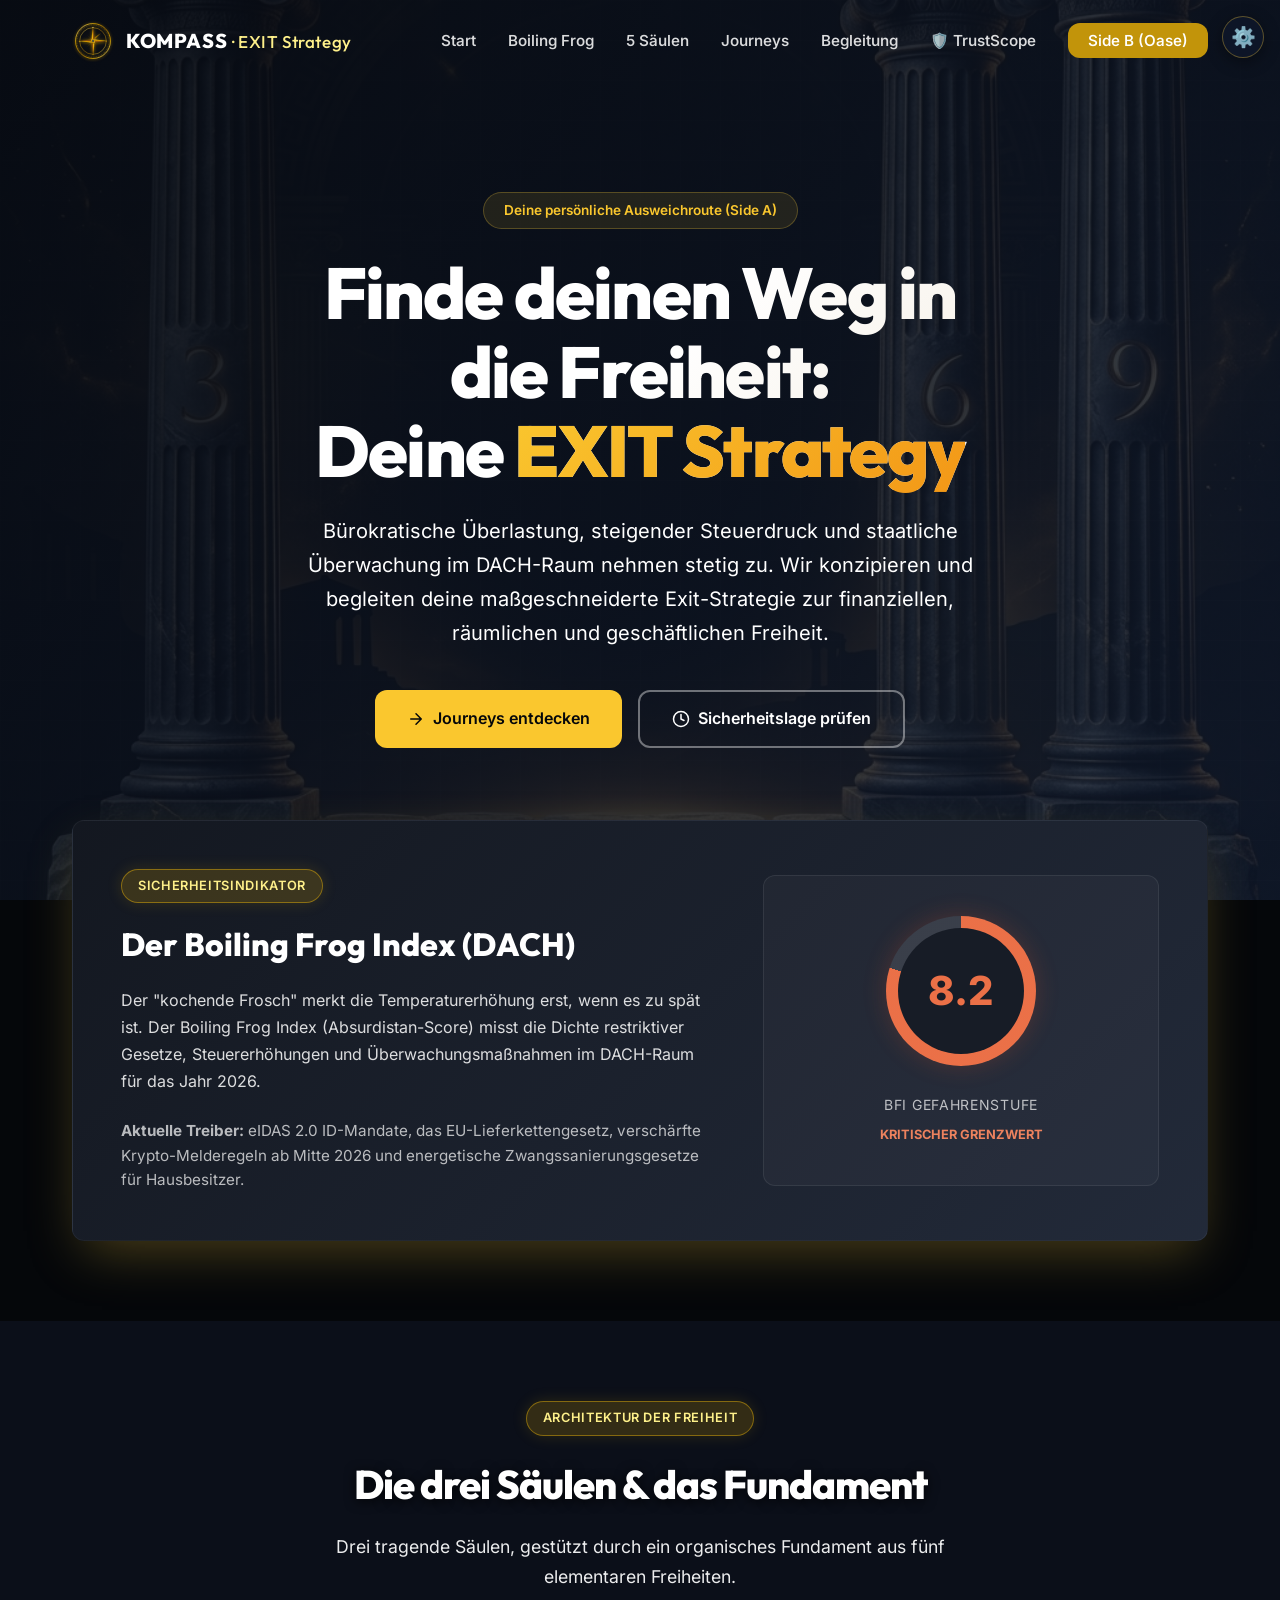
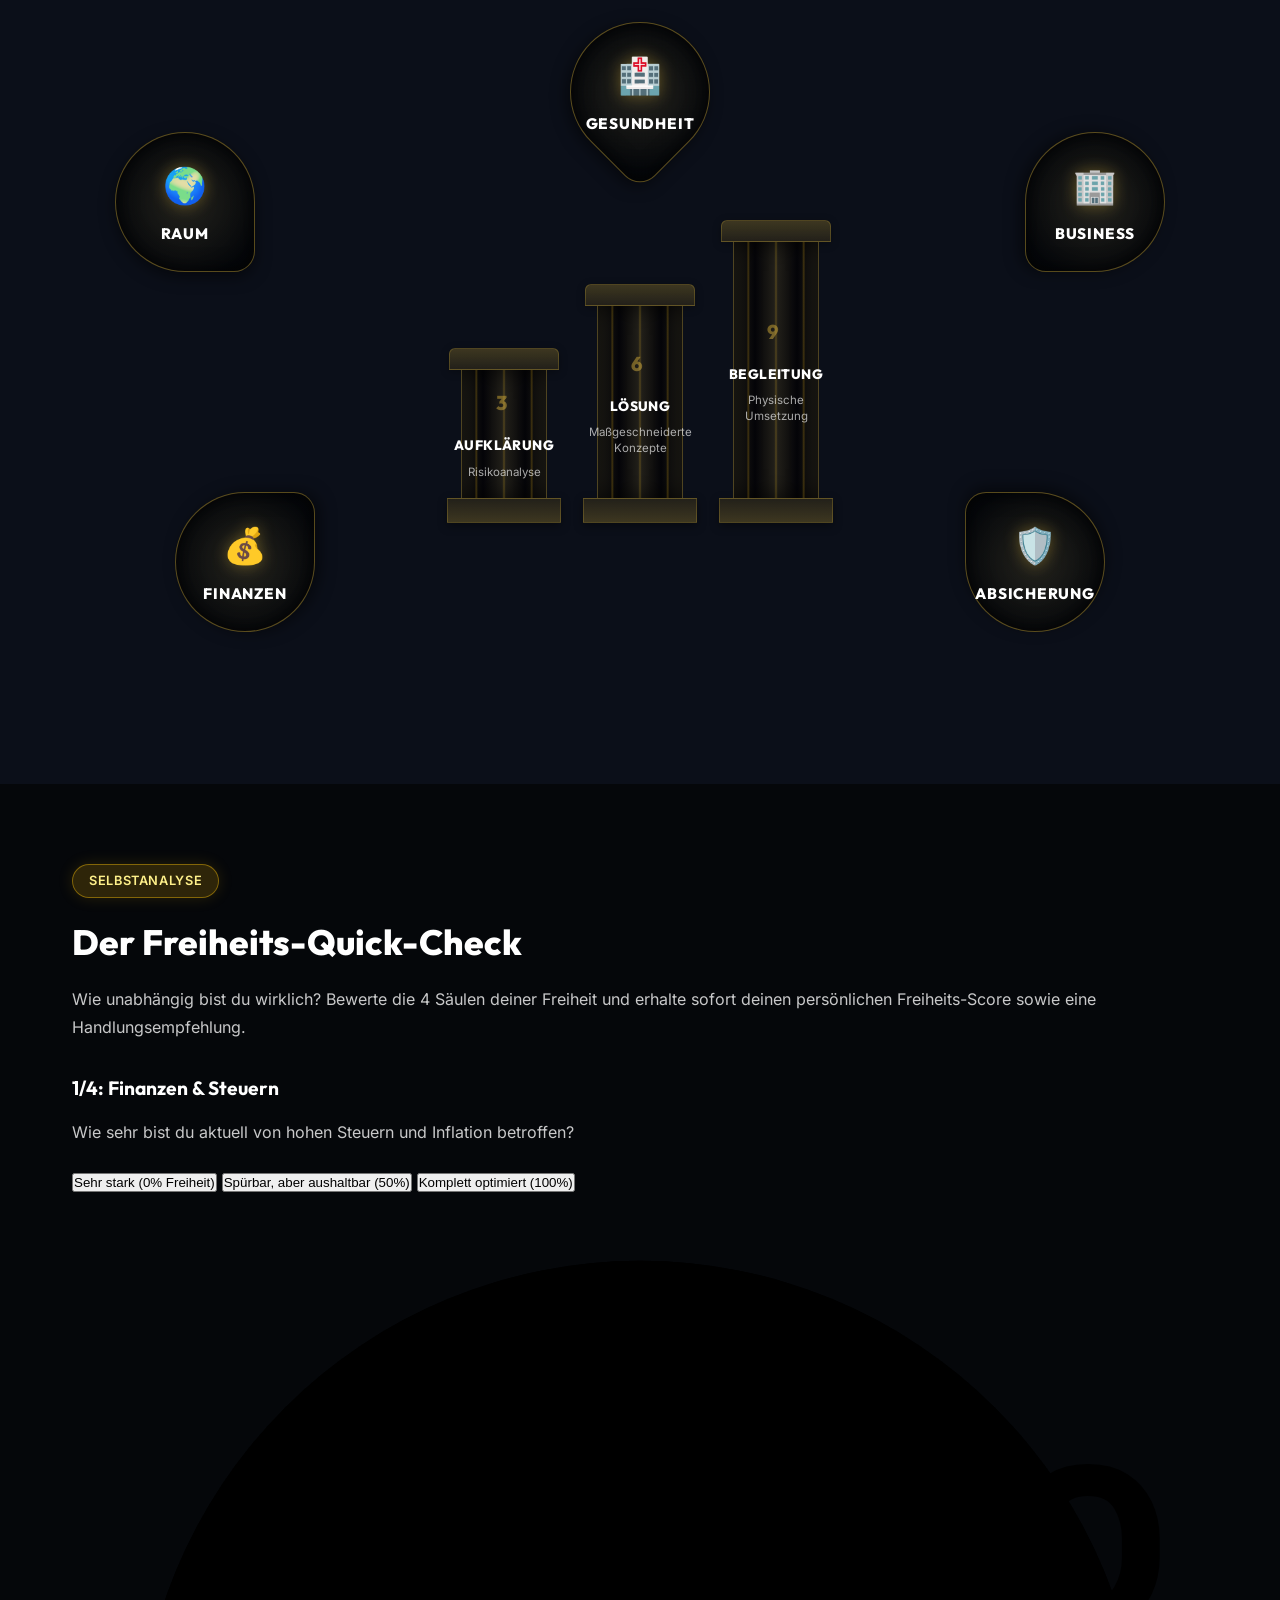
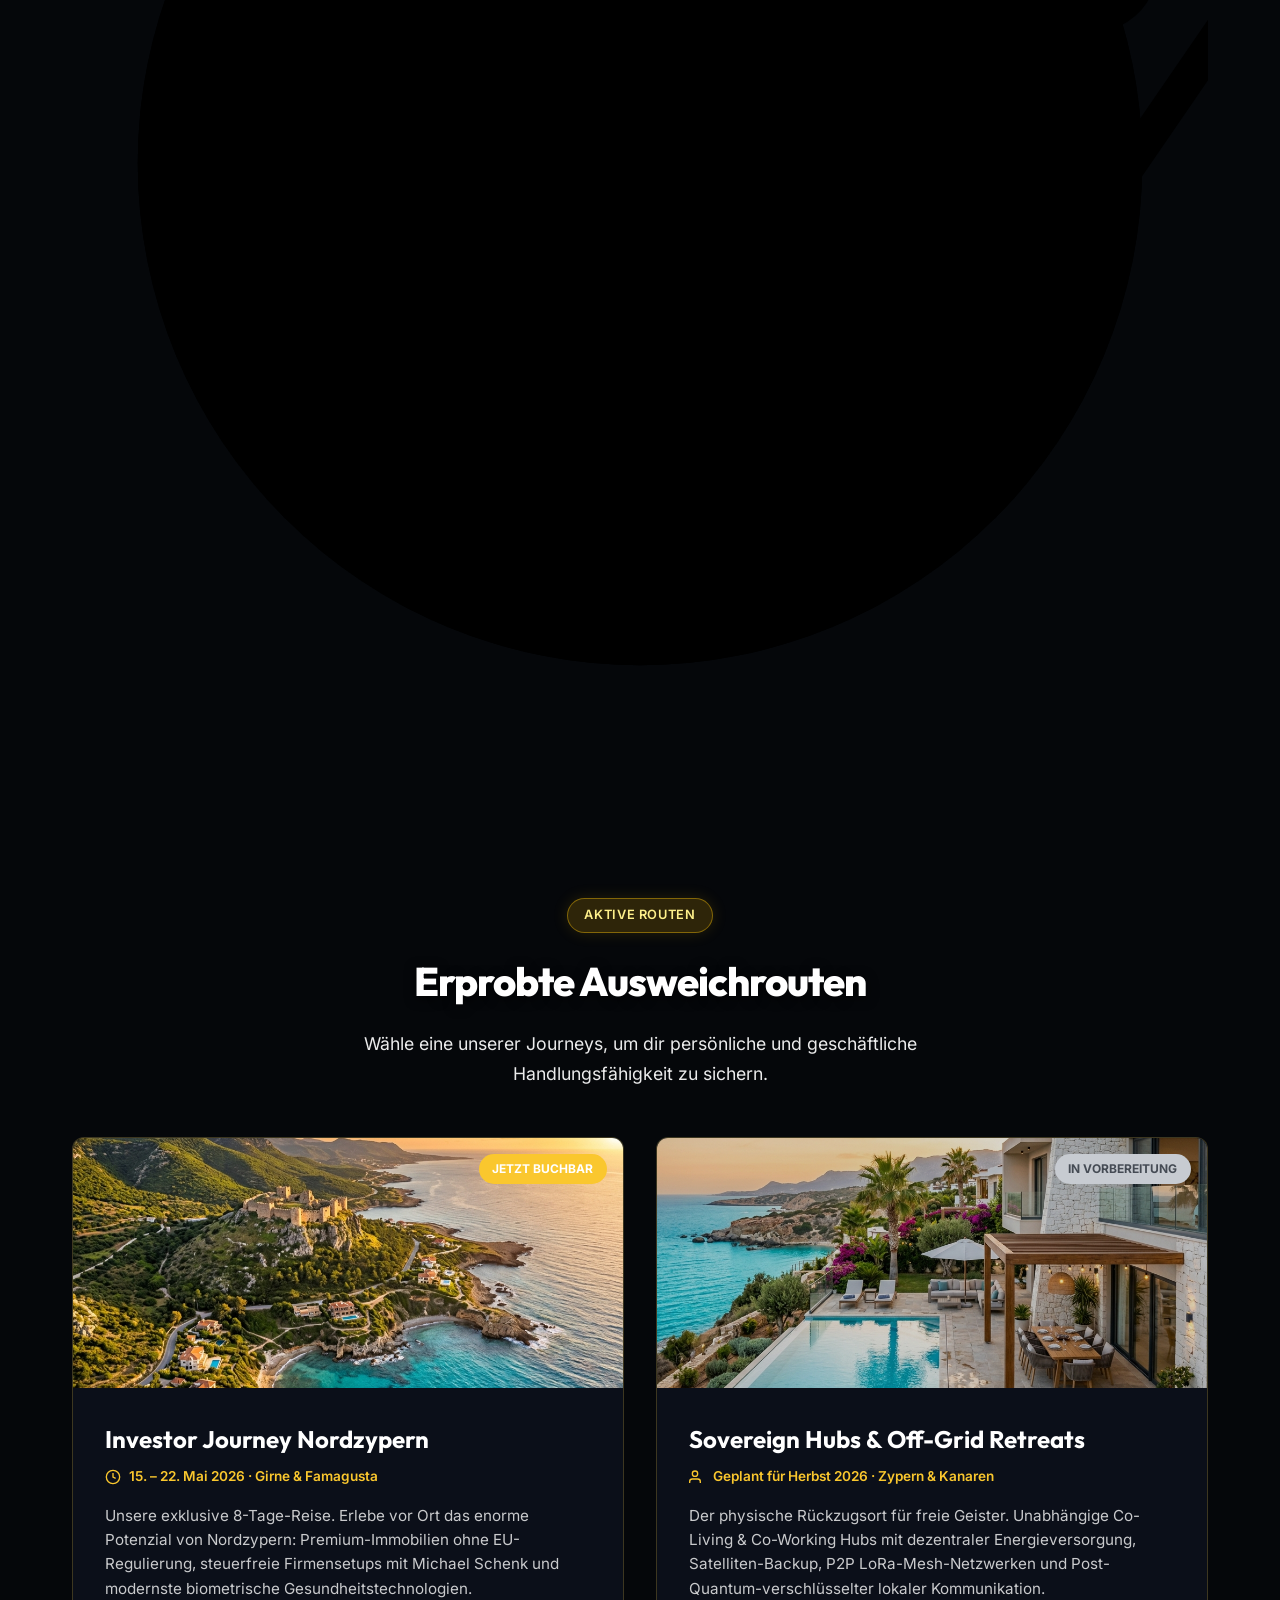
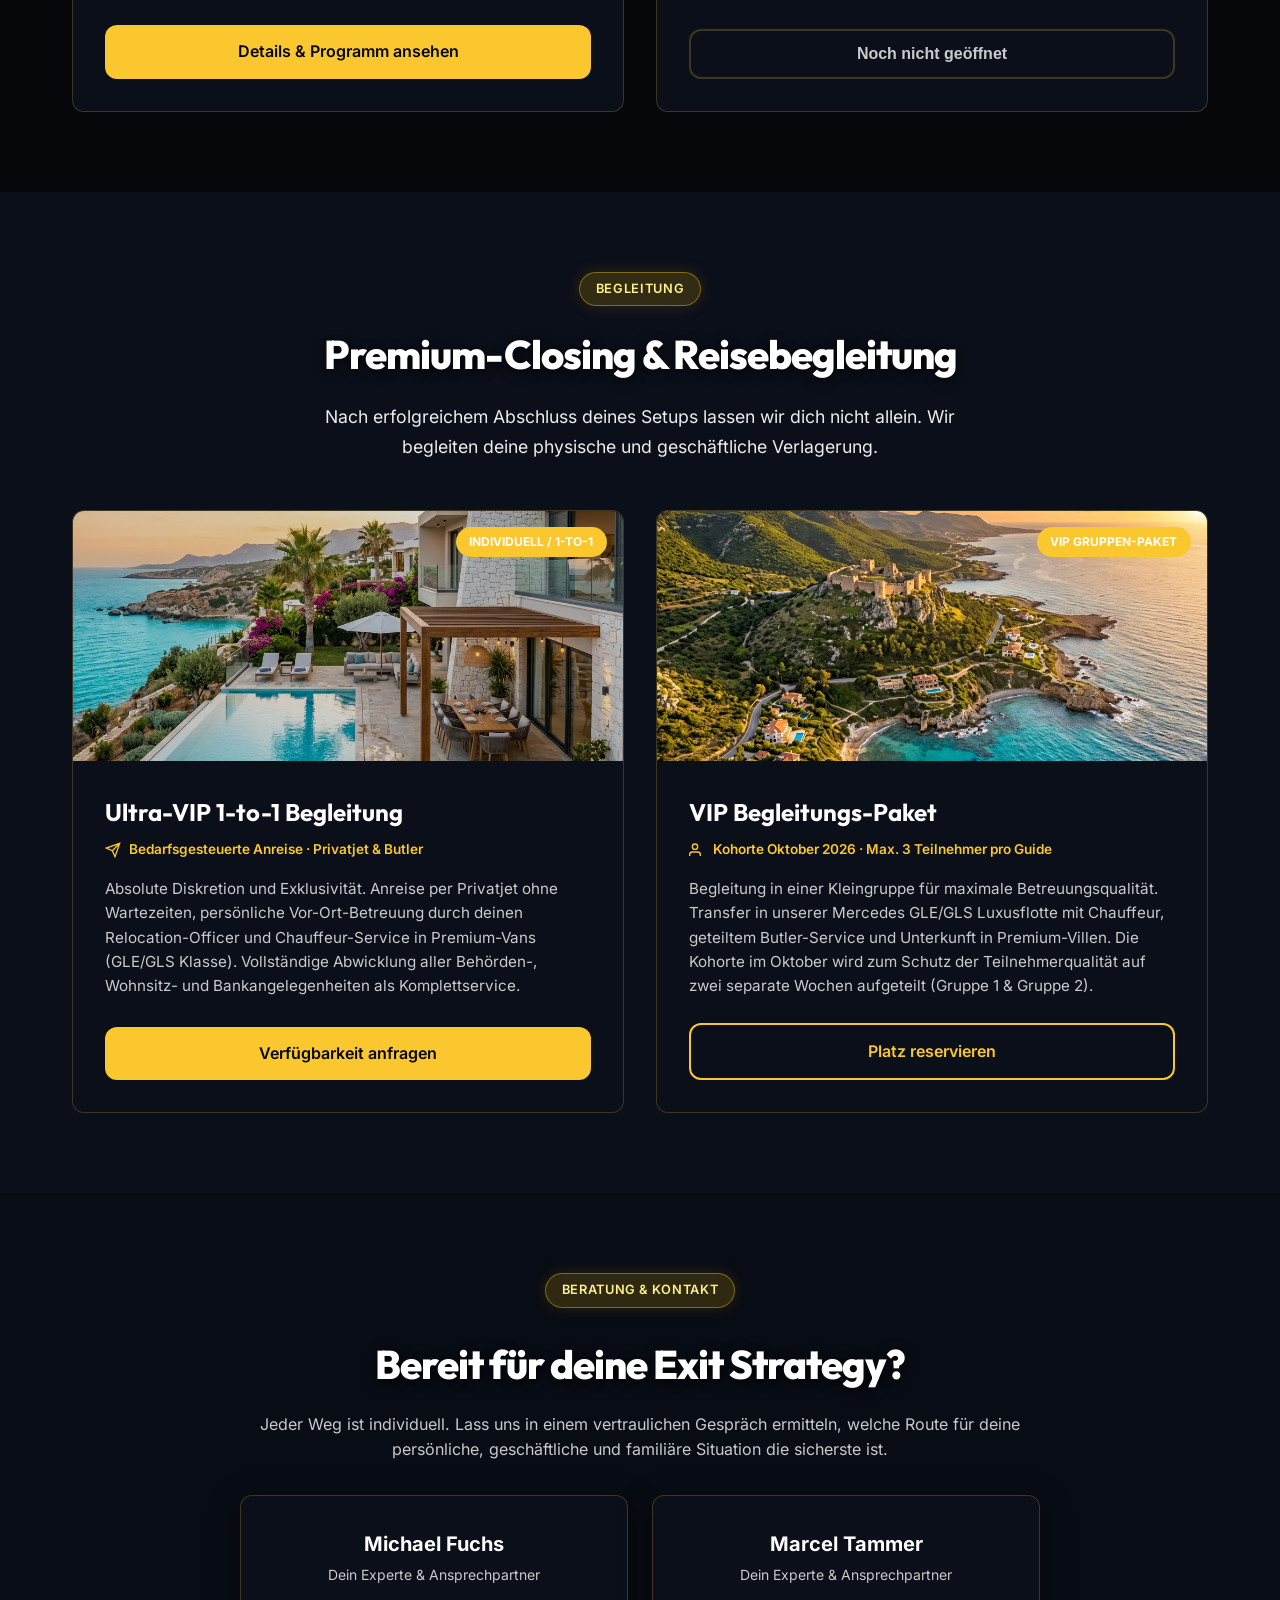
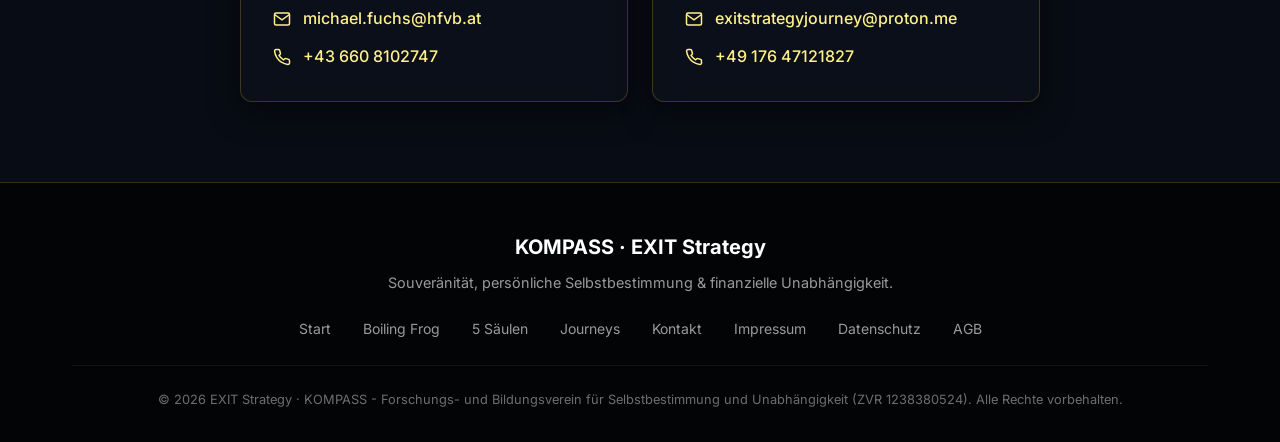
<file: index.html>
<!DOCTYPE html>
<html lang="de">
<head>
  <meta charset="UTF-8">
  <meta name="viewport" content="width=device-width, initial-scale=1.0">
  <title>EXIT Strategy — Deine Reise in die persönliche & finanzielle Freiheit (Side A)</title>
  <meta name="description" content="Souveräne Exit-Strategien für Unternehmer, Privatiers und Bürger. Schutz vor bürokratischer Überlastung und Steuerdruck im DACH-Raum.">
  <meta name="author" content="EXIT Strategy">
  <meta name="keywords" content="Exit Strategy, Auswandern, Steueroptimierung, Zypern, Nordzypern, Vermögensschutz, Freiheit">
  <meta property="og:title" content="EXIT Strategy — Wege zur Souveränität">
  <meta property="og:description" content="Souveräne Exit-Strategien für Unternehmer, Privatiers und Bürger. Finde deinen Weg in die Freiheit.">
  <meta property="og:type" content="website">
  <meta property="og:image" content="assets/exit_strategy_hero_bg_a.png">
  <link rel="stylesheet" href="style.css">
  <link rel="stylesheet" href="libs/fonts/fonts.css"><!-- F2: selbst ausgeliefert, keine Anfrage an Google -->
  <style>
    body {
      font-family: 'Inter', sans-serif;
    }
    h1, h2, h3, h4, .logo {
      font-family: 'Outfit', sans-serif;
    }
    .hero {
      position: relative;
      min-height: 100vh;
      display: flex;
      flex-direction: column;
      align-items: center;
      justify-content: flex-start;
      text-align: center;
      color: var(--primary-fg);
      overflow: hidden;
      padding: 120px 1.5rem 80px;
    }
    .hero-content {
      position: relative;
      z-index: 2;
      max-width: 800px;
      margin: auto 0;
    }
    .hero-bg {
      position: absolute;
      top: 50%;
      left: 50%;
      min-width: 100%;
      min-height: 100%;
      width: auto;
      height: auto;
      transform: translate(-50%, -50%);
      object-fit: cover;
      z-index: 0;
    }
    .hero-overlay {
      position: absolute;
      inset: 0;
      background: linear-gradient(135deg, hsla(220, 45%, 5%, 0.95) 0%, hsla(220, 45%, 12%, 0.8) 100%);
      z-index: 1;
    }
    .grid-bg {
      position: absolute;
      inset: 0;
      background-image: linear-gradient(rgba(255, 255, 255, 0.03) 1px, transparent 1px),
                        linear-gradient(90deg, rgba(255, 255, 255, 0.03) 1px, transparent 1px);
      background-size: 40px 40px;
      z-index: 1;
    }
    .glow-dot {
      position: absolute;
      width: 300px;
      height: 300px;
      border-radius: 50%;
      background: radial-gradient(circle, rgba(212, 175, 55, 0.15) 0%, transparent 70%);
      filter: blur(40px);
      z-index: 1;
      animation: floatGlow 12s infinite alternate ease-in-out;
    }
    .glow-dot-1 { top: 20%; left: 10%; }
    .glow-dot-2 { bottom: 10%; right: 10%; animation-delay: -6s; }

    @keyframes floatGlow {
      0% { transform: translateY(0) scale(1); }
      100% { transform: translateY(-40px) scale(1.15); }
    }
    .pill {
      background: rgba(212, 175, 55, 0.12);
      border: 1px solid rgba(212, 175, 55, 0.3);
      color: var(--secondary);
      font-size: 0.85rem;
      font-weight: 600;
      padding: 0.4rem 1.25rem;
      border-radius: 9999px;
      display: inline-block;
      margin-bottom: 1.5rem;
    }
    .headline-main {
      font-size: clamp(2.5rem, 6vw, 4.25rem);
      font-weight: 800;
      line-height: 1.15;
      letter-spacing: -0.03em;
      margin-bottom: 1.5rem;
      background: linear-gradient(135deg, #ffffff 50%, #f3ece0 100%);
      -webkit-background-clip: text;
      -webkit-text-fill-color: transparent;
    }
    .headline-main span {
      background: linear-gradient(135deg, var(--secondary) 0%, var(--secondary-dark) 100%);
      -webkit-background-clip: text;
      -webkit-text-fill-color: transparent;
    }
  </style>
</head>
<body class="theme-side-a">

  <!-- ===== HEADER & NAV ===== -->
  <header id="main-header">
    <div class="nav-container">
      <a href="index.html" class="logo">
        <img src="assets/kompass_logo.svg" alt="KOMPASS EXIT Strategy Logo">
        <span>KOMPASS <span style="color: #fef08a; font-weight: 500; font-size: 0.85em;">· EXIT Strategy</span></span>
      </a>
      <ul class="nav-links">
        <li><a href="#hero">Start</a></li>
        <li><a href="#tracker">Boiling Frog</a></li>
        <li><a href="#saeulen">5 Säulen</a></li>
        <li><a href="#journeys">Journeys</a></li>
        <li><a href="#closing-reisen">Begleitung</a></li>
        <li><a href="trustscope.html">🛡️ TrustScope</a></li>
        <li><a href="index-b.html" class="nav-btn" style="background: hsl(45, 90%, 40%); color: white !important;">Side B (Oase)</a></li>
      </ul>
    </div>
  </header>

  <!-- ===== HERO ===== -->
  <section class="hero" id="hero">
    <video class="hero-bg" autoplay loop muted playsinline poster="assets/exit_strategy_hero_bg_a.png">
      <source src="assets/background.mp4" type="video/mp4">
    </video>
    <div class="grid-bg"></div>
    <div class="glow-dot glow-dot-1"></div>
    <div class="glow-dot glow-dot-2"></div>
    <div class="hero-overlay"></div>
    <div class="hero-content">
      <div class="pill animate-fadeIn">Deine persönliche Ausweichroute (Side A)</div>
      <h1 class="headline-main">
        Finde deinen Weg in die Freiheit: <br>Deine <span>EXIT Strategy</span>
      </h1>
      <p style="font-size: 1.25rem; max-width: 700px; line-height: 1.7; margin-bottom: 2.5rem;" class="animate-fadeIn">
        Bürokratische Überlastung, steigender Steuerdruck und staatliche Überwachung im DACH-Raum nehmen stetig zu. Wir konzipieren und begleiten deine maßgeschneiderte Exit-Strategie zur finanziellen, räumlichen und geschäftlichen Freiheit.
      </p>
      <div class="hero-buttons">
        <a href="#journeys" class="btn btn-primary">
          <svg width="18" height="18" viewBox="0 0 24 24" fill="none" stroke="currentColor" stroke-width="2" stroke-linecap="round" stroke-linejoin="round"><path d="M5 12h14M12 5l7 7-7 7"/></svg>
          Journeys entdecken
        </a>
        <a href="#tracker" class="btn btn-outline">
          <svg width="18" height="18" viewBox="0 0 24 24" fill="none" stroke="currentColor" stroke-width="2" stroke-linecap="round" stroke-linejoin="round"><circle cx="12" cy="12" r="10"/><path d="M12 6v6l4 2"/></svg>
          Sicherheitslage prüfen
        </a>
      </div>
    </div>
  </section>

  <!-- ===== BOILING FROG SECTION ===== -->
  <section id="tracker" style="background: var(--bg); padding-top: 0;">
    <div class="container">
      <div class="absurdistan-tracker fade-in" onclick="location.href='absurdistan.html'">
        <div class="tracker-layout">
          <div>
            <div class="section-badge" style="background: rgba(240, 90, 40, 0.15); color: hsl(15, 80%, 60%); margin-bottom: 1rem;">
              Sicherheitsindikator
            </div>
            <h2 style="font-size: 2rem; font-weight: 800; margin-bottom: 1rem; color: white;">Der Boiling Frog Index (DACH)</h2>
            <p style="color: rgba(255, 255, 255, 0.85); line-height: 1.7; margin-bottom: 1.5rem;">
              Der "kochende Frosch" merkt die Temperaturerhöhung erst, wenn es zu spät ist. Der Boiling Frog Index (Absurdistan-Score) misst die Dichte restriktiver Gesetze, Steuererhöhungen und Überwachungsmaßnahmen im DACH-Raum für das Jahr 2026.
            </p>
            <p style="color: rgba(255, 255, 255, 0.7); font-size: 0.95rem;">
              <strong>Aktuelle Treiber:</strong> eIDAS 2.0 ID-Mandate, das EU-Lieferkettengesetz, verschärfte Krypto-Melderegeln ab Mitte 2026 und energetische Zwangssanierungsgesetze für Hausbesitzer.
            </p>
          </div>
          <div class="tracker-gauge">
            <div class="gauge-circle">
              <div class="gauge-value">8.2</div>
            </div>
            <div class="gauge-label">BFI Gefahrenstufe</div>
            <div style="font-size: 0.8rem; color: hsl(15, 80%, 65%); font-weight: 700; margin-top: 0.5rem; text-transform: uppercase;">Kritischer Grenzwert</div>
          </div>
        </div>
      </div>
    </div>
  </section>

  <!-- ===== GREEK COLUMNS & FLOWER DIAGRAM ===== -->
  <section id="saeulen" style="background: var(--muted-bg);">
    <div class="container">
      <div class="section-header fade-in">
        <div class="section-badge">Architektur der Freiheit</div>
        <h2 class="section-title">Die drei Säulen &amp; das Fundament</h2>
        <p class="section-subtitle">Drei tragende Säulen, gestützt durch ein organisches Fundament aus fünf elementaren Freiheiten.</p>
      </div>

      <div class="flower-diagram-wrapper fade-in">
        
        <!-- Center: 3 Pillars -->
        <div class="pillars-center-wrapper">
          <!-- Pillar 1 -->
          <div class="greek-pillar interactive" onclick="window.location.href='saeule-aufklaerung.html'">
            <div class="pillar-cap"></div>
            <div class="pillar-shaft" style="height: 128px;">
              <div class="pillar-engraving">3</div>
              <div class="pillar-title">Aufklärung</div>
              <div class="pillar-desc">Risikoanalyse</div>
            </div>
            <div class="pillar-base"></div>
            
            <!-- Hover Popup -->
            <div class="hover-popup">
              <div class="popup-title">Aufklärung</div>
              <div class="popup-purpose">Erkenne, was dich fesselt. Analyse der regulatorischen und steuerlichen Risiken.</div>
              <a href="saeule-aufklaerung.html" class="popup-btn" onclick="event.stopPropagation();">Mehr erfahren</a>
            </div>
          </div>

          <!-- Pillar 2 -->
          <div class="greek-pillar interactive" onclick="window.location.href='saeule-loesung.html'">
            <div class="pillar-cap"></div>
            <div class="pillar-shaft" style="height: 192px;">
              <div class="pillar-engraving">6</div>
              <div class="pillar-title">Lösung</div>
              <div class="pillar-desc">Maßgeschneiderte Konzepte</div>
            </div>
            <div class="pillar-base"></div>

            <!-- Hover Popup -->
            <div class="hover-popup">
              <div class="popup-title">Lösung</div>
              <div class="popup-purpose">Dein maßgeschneiderter Plan. Architektur deiner internationalen Firmen- und Vermögensstruktur.</div>
              <a href="saeule-loesung.html" class="popup-btn" onclick="event.stopPropagation();">Mehr erfahren</a>
            </div>
          </div>

          <!-- Pillar 3 -->
          <div class="greek-pillar interactive" onclick="window.location.href='saeule-begleitung.html'">
            <div class="pillar-cap"></div>
            <div class="pillar-shaft" style="height: 256px;">
              <div class="pillar-engraving">9</div>
              <div class="pillar-title">Begleitung</div>
              <div class="pillar-desc">Physische Umsetzung</div>
            </div>
            <div class="pillar-base"></div>

            <!-- Hover Popup -->
            <div class="hover-popup">
              <div class="popup-title">Begleitung</div>
              <div class="popup-purpose">Wir gehen den Weg mit dir. Physische Begleitung und Concierge-Service vor Ort.</div>
              <a href="saeule-begleitung.html" class="popup-btn" onclick="event.stopPropagation();">Mehr erfahren</a>
            </div>
          </div>
        </div>

        <!-- The 5 Petals (Elemente) in a semi-circle/circle -->
        <!-- Finanzen (Metall) -->
        <div class="flower-petal petal-finanzen interactive" onclick="window.location.href='element-finanzen.html'">
          <div class="petal-content">
            <span class="petal-icon">💰</span>
            <span class="petal-name">Finanzen</span>
          </div>
          <div class="hover-popup popup-bottom">
            <div class="popup-title">Finanzen (Metall)</div>
            <div class="popup-purpose">Dein Lebenswerk schützen. Steueroptimierung, Krypto-Custody und Vermögensaufbau.</div>
            <a href="element-finanzen.html" class="popup-btn" onclick="event.stopPropagation();">Mehr erfahren</a>
          </div>
        </div>

        <!-- Raum (Erde) -->
        <div class="flower-petal petal-raum interactive" onclick="window.location.href='element-raum.html'">
          <div class="petal-content">
            <span class="petal-icon">🌍</span>
            <span class="petal-name">Raum</span>
          </div>
          <div class="hover-popup popup-bottom">
            <div class="popup-title">Raum (Erde)</div>
            <div class="popup-purpose">Lebe, wo du willst. Geo-Arbitrage, Wohnsitzverlagerung und Sovereign Hubs.</div>
            <a href="element-raum.html" class="popup-btn" onclick="event.stopPropagation();">Mehr erfahren</a>
          </div>
        </div>

        <!-- Gesundheit (Wasser) -->
        <div class="flower-petal petal-gesundheit interactive" onclick="window.location.href='element-gesundheit.html'">
          <div class="petal-content">
            <span class="petal-icon">🏥</span>
            <span class="petal-name">Gesundheit</span>
          </div>
          <div class="hover-popup popup-bottom">
            <div class="popup-title">Gesundheit (Wasser)</div>
            <div class="popup-purpose">Zugang zu den besten Systemen. Internationale Versicherungen und Bio-Hacking.</div>
            <a href="element-gesundheit.html" class="popup-btn" onclick="event.stopPropagation();">Mehr erfahren</a>
          </div>
        </div>

        <!-- Business (Feuer) -->
        <div class="flower-petal petal-business interactive" onclick="window.location.href='element-business.html'">
          <div class="petal-content">
            <span class="petal-icon">🏢</span>
            <span class="petal-name">Business</span>
          </div>
          <div class="hover-popup popup-bottom">
            <div class="popup-title">Business (Feuer)</div>
            <div class="popup-purpose">Unternehmen ohne Fesseln. 0% Steuern, Remote Operations und IP-Schutz.</div>
            <a href="element-business.html" class="popup-btn" onclick="event.stopPropagation();">Mehr erfahren</a>
          </div>
        </div>

        <!-- Absicherung (Luft) -->
        <div class="flower-petal petal-absicherung interactive" onclick="window.location.href='element-absicherung.html'">
          <div class="petal-content">
            <span class="petal-icon">🛡️</span>
            <span class="petal-name">Absicherung</span>
          </div>
          <div class="hover-popup popup-bottom">
            <div class="popup-title">Absicherung (Luft)</div>
            <div class="popup-purpose">Der Plan B. Zweiter Pass, Flaggen-Theorie und Familien-Notfallpläne.</div>
            <a href="element-absicherung.html" class="popup-btn" onclick="event.stopPropagation();">Mehr erfahren</a>
          </div>
        </div>

      </div>
    </div>
  </section>

  <!-- ===== FREIHEITS-QUICK-CHECK ===== -->
  <section id="quickcheck" style="background: var(--bg);">
    <div class="container">
      <div class="quickcheck-card fade-in">
        <div class="quickcheck-layout">
          <div class="quickcheck-content">
            <div class="section-badge" style="background: rgba(212, 175, 55, 0.12); color: var(--secondary); margin-bottom: 1rem;">
              Selbstanalyse
            </div>
            <h2 style="font-size: 2.2rem; font-weight: 800; margin-bottom: 1rem; color: var(--primary-fg);">Der Freiheits-Quick-Check</h2>
            <p style="color: var(--muted); line-height: 1.7; margin-bottom: 2rem;">
              Wie unabhängig bist du wirklich? Bewerte die 4 Säulen deiner Freiheit und erhalte sofort deinen persönlichen Freiheits-Score sowie eine Handlungsempfehlung.
            </p>
            
            <div id="quickcheck-form">
              <!-- Question 1: Finanzen -->
              <div class="qc-question active" data-step="1">
                <h4 style="color: var(--primary-fg); font-size: 1.2rem; margin-bottom: 1rem;">1/4: Finanzen & Steuern</h4>
                <p style="color: var(--muted); margin-bottom: 1.5rem;">Wie sehr bist du aktuell von hohen Steuern und Inflation betroffen?</p>
                <div class="qc-options">
                  <button class="qc-btn" data-val="10">Sehr stark (0% Freiheit)</button>
                  <button class="qc-btn" data-val="50">Spürbar, aber aushaltbar (50%)</button>
                  <button class="qc-btn" data-val="100">Komplett optimiert (100%)</button>
                </div>
              </div>
              
              <!-- Question 2: Raum -->
              <div class="qc-question" data-step="2" style="display:none;">
                <h4 style="color: var(--primary-fg); font-size: 1.2rem; margin-bottom: 1rem;">2/4: Räumliche Freiheit</h4>
                <p style="color: var(--muted); margin-bottom: 1.5rem;">Kannst du deinen Wohn- und Arbeitsort jederzeit frei wählen?</p>
                <div class="qc-options">
                  <button class="qc-btn" data-val="10">Ortsgebunden (0% Freiheit)</button>
                  <button class="qc-btn" data-val="60">Teilweise ortsunabhängig (60%)</button>
                  <button class="qc-btn" data-val="100">100% Remote / Geo-Arbitrage (100%)</button>
                </div>
              </div>

              <!-- Question 3: Gesundheit -->
              <div class="qc-question" data-step="3" style="display:none;">
                <h4 style="color: var(--primary-fg); font-size: 1.2rem; margin-bottom: 1rem;">3/4: Gesundheits-Souveränität</h4>
                <p style="color: var(--muted); margin-bottom: 1.5rem;">Hast du unabhängigen Zugang zu erstklassiger medizinischer Versorgung?</p>
                <div class="qc-options">
                  <button class="qc-btn" data-val="10">Abhängig vom Kassensystem (10%)</button>
                  <button class="qc-btn" data-val="50">Private Versicherung, aber lokal gebunden (50%)</button>
                  <button class="qc-btn" data-val="100">Internationaler Zugang & Bio-Hacking (100%)</button>
                </div>
              </div>

              <!-- Question 4: Business -->
              <div class="qc-question" data-step="4" style="display:none;">
                <h4 style="color: var(--primary-fg); font-size: 1.2rem; margin-bottom: 1rem;">4/4: Business & Regulierung</h4>
                <p style="color: var(--muted); margin-bottom: 1.5rem;">Wie stark schränkt die Bürokratie dein Unternehmen ein?</p>
                <div class="qc-options">
                  <button class="qc-btn" data-val="10">Stark reguliert / hohe Auflagen (10%)</button>
                  <button class="qc-btn" data-val="60">Auslands-Setup in Planung (60%)</button>
                  <button class="qc-btn" data-val="100">Bürokratiefrei & dezentral (100%)</button>
                </div>
              </div>

              <!-- Result -->
              <div class="qc-result" data-step="result" style="display:none;">
                <h4 style="color: var(--primary-fg); font-size: 1.5rem; margin-bottom: 1rem;">Dein Freiheits-Score</h4>
                <div class="qc-score-display" style="font-size: 4rem; font-weight: 800; color: var(--secondary); margin-bottom: 1rem; line-height: 1;">
                  <span id="qc-score-val">0</span>%
                </div>
                <p id="qc-score-text" style="color: var(--muted); margin-bottom: 2rem;">...</p>
                <a href="#journeys" class="btn btn-primary" onclick="this.closest('.qc-result').style.display='none'; document.querySelector('.qc-question[data-step=\'1\']').style.display='block'; window.qcScore=0; document.getElementById('qc-live-score').textContent='0%'; document.getElementById('qc-svg-circle').setAttribute('stroke-dasharray', '0, 100');">Erneut testen</a>
              </div>
            </div>
          </div>
          <div class="quickcheck-visual">
            <div class="qc-circle-bg">
              <div class="qc-progress-circle">
                <svg viewBox="0 0 36 36" class="circular-chart">
                  <path class="circle-bg"
                    d="M18 2.0845
                      a 15.9155 15.9155 0 0 1 0 31.831
                      a 15.9155 15.9155 0 0 1 0 -31.831"
                  />
                  <path class="circle"
                    id="qc-svg-circle"
                    stroke-dasharray="0, 100"
                    d="M18 2.0845
                      a 15.9155 15.9155 0 0 1 0 31.831
                      a 15.9155 15.9155 0 0 1 0 -31.831"
                  />
                  <text x="18" y="20.35" class="percentage" id="qc-live-score">0%</text>
                </svg>
              </div>
            </div>
          </div>
        </div>
      </div>
    </div>
  </section>

  <!-- ===== OUR JOURNEYS ===== -->
  <section id="journeys" style="background: var(--bg);">
    <div class="container">
      <div class="section-header fade-in">
        <div class="section-badge">Aktive Routen</div>
        <h2 class="section-title">Erprobte Ausweichrouten</h2>
        <p class="section-subtitle">Wähle eine unserer Journeys, um dir persönliche und geschäftliche Handlungsfähigkeit zu sichern.</p>
      </div>

      <div class="journeys-grid">
        <!-- Nordzypern Journey -->
        <div class="journey-card fade-in">
          <div class="journey-img">
            <img src="assets/cyprus-hero.png" alt="Nordzypern">
            <span class="journey-card-badge">JETZT BUCHBAR</span>
          </div>
          <div class="journey-content">
            <h3>Investor Journey Nordzypern</h3>
            <div class="journey-meta">
              <svg width="16" height="16" viewBox="0 0 24 24" fill="none" stroke="currentColor" stroke-width="2"><circle cx="12" cy="12" r="10"/><path d="M12 6v6l4 2"/></svg>
              15. – 22. Mai 2026 · Girne &amp; Famagusta
            </div>
            <p>
              Unsere exklusive 8-Tage-Reise. Erlebe vor Ort das enorme Potenzial von Nordzypern: Premium-Immobilien ohne EU-Regulierung, steuerfreie Firmensetups mit Michael Schenk und modernste biometrische Gesundheitstechnologien.
            </p>
            <a href="journey.html" class="btn btn-primary journey-btn">Details &amp; Programm ansehen</a>
          </div>
        </div>

        <!-- Sovereign retreats / Hub -->
        <div class="journey-card fade-in">
          <div class="journey-img">
            <img src="assets/cyprus-villa.png" alt="Sovereign Hub &amp; Workspaces" style="filter: brightness(0.85);">
            <span class="journey-card-badge upcoming">IN VORBEREITUNG</span>
          </div>
          <div class="journey-content">
            <h3>Sovereign Hubs &amp; Off-Grid Retreats</h3>
            <div class="journey-meta">
              <svg width="16" height="16" viewBox="0 0 24 24" fill="none" stroke="currentColor" stroke-width="2"><path d="M17 21v-2a4 4 0 0 0-4-4H5a4 4 0 0 0-4 4v2"/><circle cx="9" cy="7" r="4"/></svg>
              Geplant für Herbst 2026 · Zypern &amp; Kanaren
            </div>
            <p>
              Der physische Rückzugsort für freie Geister. Unabhängige Co-Living &amp; Co-Working Hubs mit dezentraler Energieversorgung, Satelliten-Backup, P2P LoRa-Mesh-Netzwerken und Post-Quantum-verschlüsselter lokaler Kommunikation.
            </p>
            <button class="btn btn-outline journey-btn" style="border-color: var(--border); color: var(--muted); cursor: not-allowed;" disabled>Noch nicht geöffnet</button>
          </div>
        </div>
      </div>
    </div>
  </section>

  <!-- ===== CLOSING-REISEN & BEGLEITUNG ===== -->
  <section id="closing-reisen" style="background: var(--muted-bg);">
    <div class="container">
      <div class="section-header fade-in">
        <div class="section-badge" style="background: rgba(212, 175, 55, 0.12); color: var(--secondary-dark);">Begleitung</div>
        <h2 class="section-title">Premium-Closing &amp; Reisebegleitung</h2>
        <p class="section-subtitle">Nach erfolgreichem Abschluss deines Setups lassen wir dich nicht allein. Wir begleiten deine physische und geschäftliche Verlagerung.</p>
      </div>

      <div class="journeys-grid">
        <!-- VIP Individualreise -->
        <div class="journey-card fade-in">
          <div class="journey-img">
            <img src="assets/cyprus-villa.png" alt="Private Jet VIP Transfer" style="filter: brightness(0.85);">
            <span class="journey-card-badge">INDIVIDUELL / 1-TO-1</span>
          </div>
          <div class="journey-content">
            <h3>Ultra-VIP 1-to-1 Begleitung</h3>
            <div class="journey-meta">
              <svg width="16" height="16" viewBox="0 0 24 24" fill="none" stroke="currentColor" stroke-width="2"><path d="M22 2L11 13M22 2l-7 20-4-9-9-4 20-7z"/></svg>
              Bedarfsgesteuerte Anreise · Privatjet &amp; Butler
            </div>
            <p>
              Absolute Diskretion und Exklusivität. Anreise per Privatjet ohne Wartezeiten, persönliche Vor-Ort-Betreuung durch deinen Relocation-Officer und Chauffeur-Service in Premium-Vans (GLE/GLS Klasse). Vollständige Abwicklung aller Behörden-, Wohnsitz- und Bankangelegenheiten als Komplettservice.
            </p>
            <a href="mailto:michael.fuchs@hfvb.at?subject=Anfrage%201-to-1%20VIP%20Closing%20Reise" class="btn btn-primary journey-btn">Verfügbarkeit anfragen</a>
          </div>
        </div>

        <!-- VIP Gruppenreise -->
        <div class="journey-card fade-in">
          <div class="journey-img">
            <img src="assets/cyprus-hero.png" alt="Mercedes GLE/GLS Luxury Fleet">
            <span class="journey-card-badge" style="background: var(--primary); color: white;">VIP GRUPPEN-PAKET</span>
          </div>
          <div class="journey-content">
            <h3>VIP Begleitungs-Paket</h3>
            <div class="journey-meta">
              <svg width="16" height="16" viewBox="0 0 24 24" fill="none" stroke="currentColor" stroke-width="2"><path d="M17 21v-2a4 4 0 0 0-4-4H5a4 4 0 0 0-4 4v2"/><circle cx="9" cy="7" r="4"/></svg>
              Kohorte Oktober 2026 · Max. 3 Teilnehmer pro Guide
            </div>
            <p>
              Begleitung in einer Kleingruppe für maximale Betreuungsqualität. Transfer in unserer Mercedes GLE/GLS Luxusflotte mit Chauffeur, geteiltem Butler-Service und Unterkunft in Premium-Villen. Die Kohorte im Oktober wird zum Schutz der Teilnehmerqualität auf zwei separate Wochen aufgeteilt (Gruppe 1 &amp; Gruppe 2).
            </p>
            <a href="mailto:michael.fuchs@hfvb.at?subject=Reservierung%20VIP%20Closing%20Reise%20Oktober" class="btn btn-outline journey-btn" style="border-color: var(--primary); color: var(--primary);">Platz reservieren</a>
          </div>
        </div>
      </div>
    </div>
  </section>



  <!-- ===== KONTAKT / CTA ===== -->
  <section id="kontakt" class="cta-section">
    <div class="container">
      <div class="fade-in" style="max-width:800px; margin:0 auto;">
        <div class="section-badge" style="margin-bottom:1.5rem;">Beratung &amp; Kontakt</div>
        <h2 class="section-title">Bereit für deine Exit Strategy?</h2>
        <p style="color: var(--muted); margin-bottom: 2rem;">
          Jeder Weg ist individuell. Lass uns in einem vertraulichen Gespräch ermitteln, welche Route für deine persönliche, geschäftliche und familiäre Situation die sicherste ist.
        </p>
        
        <div style="display: grid; grid-template-columns: repeat(auto-fit, minmax(280px, 1fr)); gap: 1.5rem; margin-top: 1.5rem;">
          <!-- Michael Fuchs -->
          <div class="contact-card" style="margin: 0;">
            <div class="contact-name">Michael Fuchs</div>
            <div class="contact-role">Dein Experte &amp; Ansprechpartner</div>
            <div class="contact-links">
              <a href="mailto:michael.fuchs@hfvb.at" class="contact-link">
                <svg width="18" height="18" viewBox="0 0 24 24" fill="none" stroke="currentColor" stroke-width="2"><path d="M4 4h16c1.1 0 2 .9 2 2v12c0 1.1-.9 2-2 2H4c-1.1 0-2-.9-2-2V6c0-1.1.9-2 2-2z"/><polyline points="22,6 12,13 2,6"/></svg>
                michael.fuchs@hfvb.at
              </a>
              <a href="tel:+436608102747" class="contact-link">
                <svg width="18" height="18" viewBox="0 0 24 24" fill="none" stroke="currentColor" stroke-width="2"><path d="M22 16.92v3a2 2 0 0 1-2.18 2 19.79 19.79 0 0 1-8.63-3.07 19.5 19.5 0 0 1-6-6 19.79 19.79 0 0 1-3.07-8.67A2 2 0 0 1 4.11 2h3a2 2 0 0 1 2 1.72 12.84 12.84 0 0 0 .7 2.81 2 2 0 0 1-.45 2.11L8.09 9.91a16 16 0 0 0 6 6l1.27-1.27a2 2 0 0 1 2.11-.45 12.84 12.84 0 0 0 2.81.7A2 2 0 0 1 22 16.92z"/></svg>
                +43 660 8102747
              </a>
            </div>
          </div>

          <!-- Marcel Tammer -->
          <div class="contact-card" style="margin: 0;">
            <div class="contact-name">Marcel Tammer</div>
            <div class="contact-role">Dein Experte &amp; Ansprechpartner</div>
            <div class="contact-links">
              <a href="mailto:exitstrategyjourney@proton.me" class="contact-link">
                <svg width="18" height="18" viewBox="0 0 24 24" fill="none" stroke="currentColor" stroke-width="2"><path d="M4 4h16c1.1 0 2 .9 2 2v12c0 1.1-.9 2-2 2H4c-1.1 0-2-.9-2-2V6c0-1.1.9-2 2-2z"/><polyline points="22,6 12,13 2,6"/></svg>
                exitstrategyjourney@proton.me
              </a>
              <a href="tel:+4917647121827" class="contact-link">
                <svg width="18" height="18" viewBox="0 0 24 24" fill="none" stroke="currentColor" stroke-width="2"><path d="M22 16.92v3a2 2 0 0 1-2.18 2 19.79 19.79 0 0 1-8.63-3.07 19.5 19.5 0 0 1-6-6 19.79 19.79 0 0 1-3.07-8.67A2 2 0 0 1 4.11 2h3a2 2 0 0 1 2 1.72 12.84 12.84 0 0 0 .7 2.81 2 2 0 0 1-.45 2.11L8.09 9.91a16 16 0 0 0 6 6l1.27-1.27a2 2 0 0 1 2.11-.45 12.84 12.84 0 0 0 2.81.7A2 2 0 0 1 22 16.92z"/></svg>
                +49 176 47121827
              </a>
            </div>
          </div>
        </div>

      </div>
    </div>
  </section>

  <!-- ===== FOOTER ===== -->
  <footer>
    <div class="container">
      <div class="footer-brand">KOMPASS · EXIT Strategy</div>
      <p style="margin-top: 0.5rem; opacity: 0.85;">Souveränität, persönliche Selbstbestimmung &amp; finanzielle Unabhängigkeit.</p>
      <div class="footer-links">
        <a href="#hero">Start</a>
        <a href="#tracker">Boiling Frog</a>
        <a href="#saeulen">5 Säulen</a>
        <a href="#journeys">Journeys</a>
        <a href="#kontakt">Kontakt</a>
        <a href="impressum.html">Impressum</a>
        <a href="datenschutz.html">Datenschutz</a>
        <a href="agb.html">AGB</a>
      </div>
      <div class="footer-bottom">
        &copy; 2026 EXIT Strategy · KOMPASS - Forschungs- und Bildungsverein für Selbstbestimmung und Unabhängigkeit (ZVR 1238380524). Alle Rechte vorbehalten.
      </div>
    </div>
  </footer>

  <!-- ===== NAVIGATION & SCROLL SCRIPT ===== -->
  <script>
    // Header background transparency transition on scroll
    const header = document.getElementById('main-header');
    window.addEventListener('scroll', () => {
      if (window.scrollY > 50) {
        header.classList.add('scrolled');
      } else {
        header.classList.remove('scrolled');
      }
    });

    // IntersectionObserver scroll animations
    document.addEventListener('DOMContentLoaded', () => {
      const observer = new IntersectionObserver((entries) => {
        entries.forEach((entry) => {
          if (entry.isIntersecting) {
            entry.target.classList.add('visible');
          }
        });
      }, { threshold: 0.1, rootMargin: '0px 0px -50px 0px' });

      document.querySelectorAll('.fade-in').forEach((el) => {
        observer.observe(el);
      });
    });
  </script>

  <!-- ===== QUICK CHECK SCRIPT ===== -->
  <script>
    window.qcScore = 0;
    const questions = document.querySelectorAll('.qc-question');
    const resultDiv = document.querySelector('.qc-result');
    const liveScoreText = document.getElementById('qc-live-score');
    const svgCircle = document.getElementById('qc-svg-circle');
    
    document.querySelectorAll('.qc-btn').forEach(btn => {
      btn.addEventListener('click', function() {
        const val = parseInt(this.getAttribute('data-val'));
        const parent = this.closest('.qc-question');
        const step = parseInt(parent.getAttribute('data-step'));
        
        // Add to total score (max possible = 400, so divide by 4)
        window.qcScore += val;
        
        // Update live visual
        const currentPercentage = Math.round(window.qcScore / step);
        liveScoreText.textContent = currentPercentage + '%';
        svgCircle.setAttribute('stroke-dasharray', `${currentPercentage}, 100`);
        
        // Transition
        parent.style.display = 'none';
        if(step < 4) {
          document.querySelector(`.qc-question[data-step="${step+1}"]`).style.display = 'block';
        } else {
          // Final result
          const finalScore = Math.round(window.qcScore / 4);
          resultDiv.style.display = 'block';
          document.getElementById('qc-score-val').textContent = finalScore;
          
          let text = "";
          if(finalScore < 40) {
            text = "Dein Freiheitsgrad ist kritisch niedrig. Du bist stark von lokalen Systemen abhängig. Zeit für einen Plan B.";
            svgCircle.style.stroke = "var(--red, #ef4444)";
          } else if(finalScore < 75) {
            text = "Du hast bereits gute Ansätze, aber bist noch angreifbar. Lass uns deine Strukturen krisensicher machen.";
            svgCircle.style.stroke = "var(--gold, #f59e0b)";
          } else {
            text = "Exzellent! Du lebst bereits weitgehend souverän. Unsere Netzwerke können dir helfen, dieses Level zu sichern.";
            svgCircle.style.stroke = "var(--green, #10b981)";
          }
          document.getElementById('qc-score-text').textContent = text;
        }
      });
    });
  </script>

  <!-- Meta-Admin SDK -->
  <script src="meta-admin-sdk.js"></script>
</body>
</html>
</file>
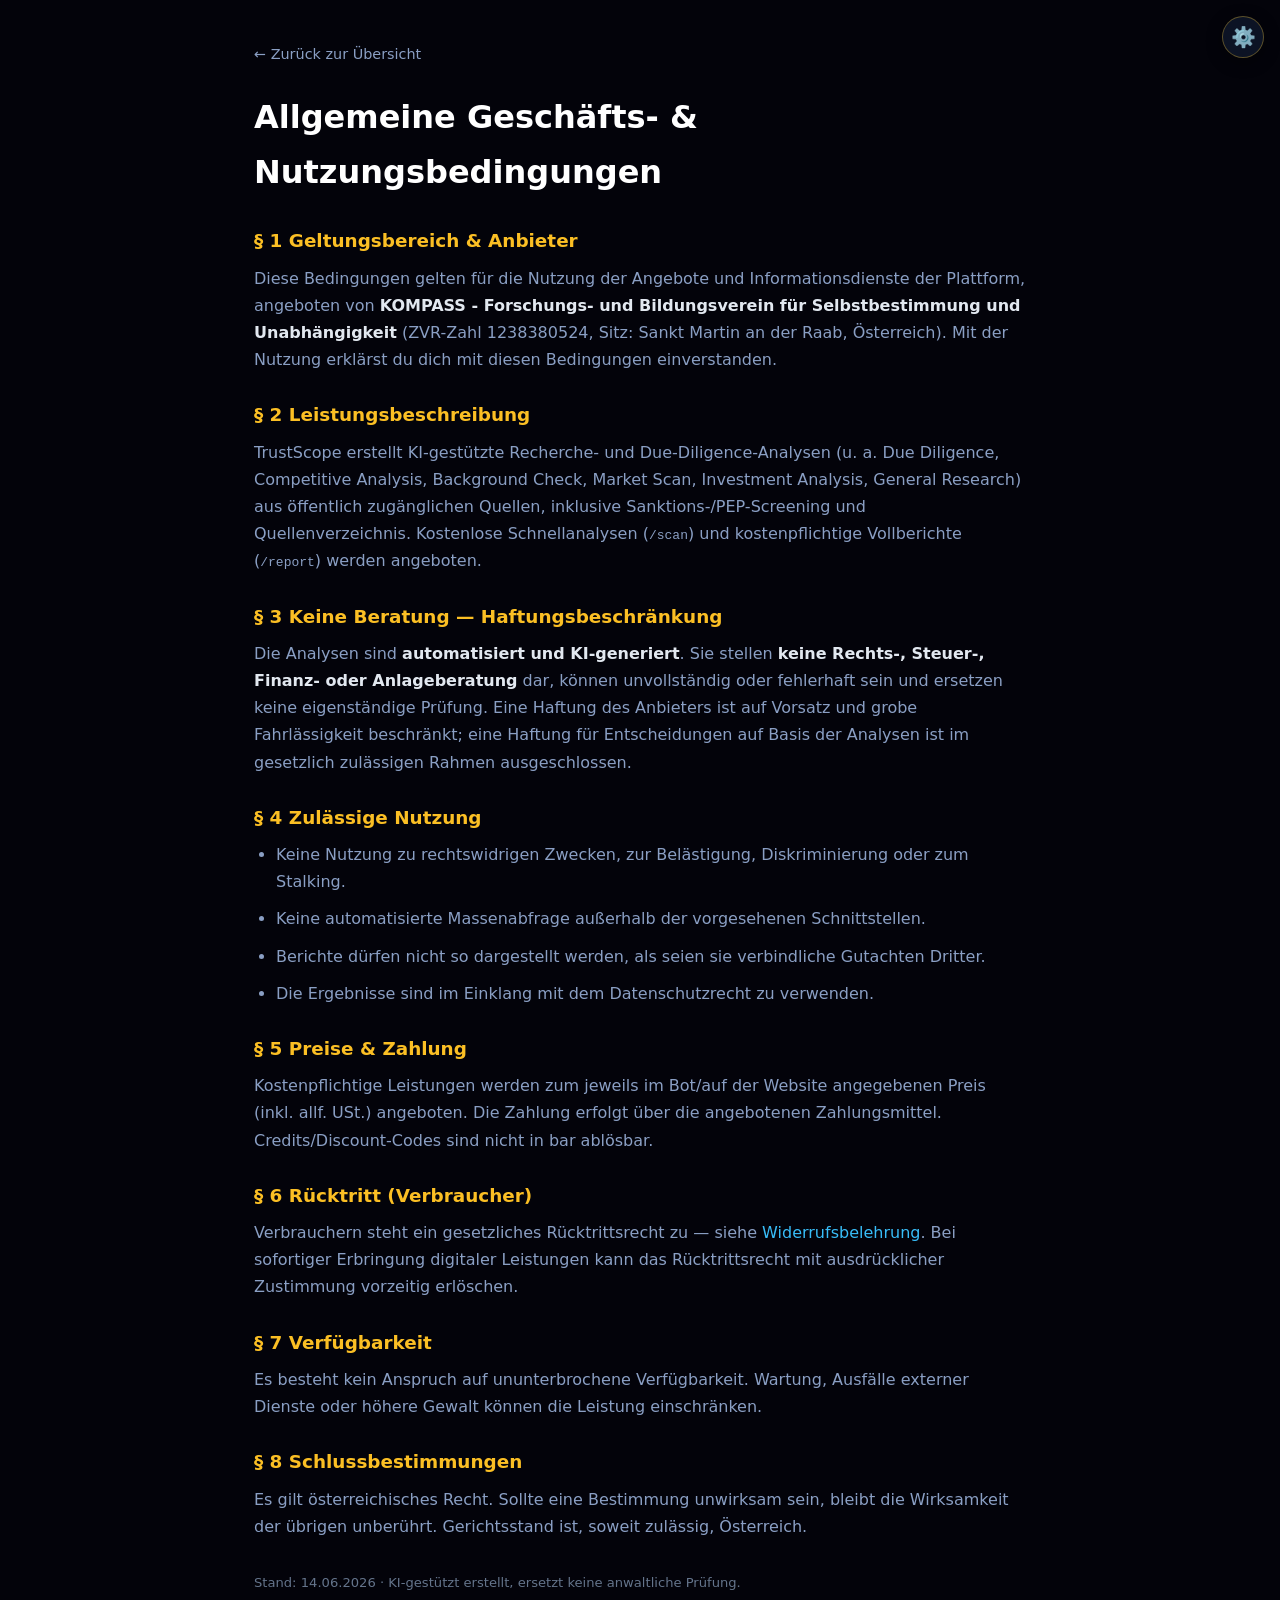
<file: agb.html>
<!DOCTYPE html>
<html lang="de">
<head>
<meta charset="UTF-8">
<meta name="viewport" content="width=device-width, initial-scale=1.0">
<title>AGB / Nutzungsbedingungen — TrustScope</title>
<style>
:root{--bg:#03030a;--card:rgba(15,19,42,.4);--border:rgba(255,255,255,.08);--text:#e2e8f0;--muted:#8a9fc4;--gold:#fbbf24;--accent:#38bdf8;}
*{margin:0;padding:0;box-sizing:border-box;}
body{font-family:'Inter',system-ui,sans-serif;background:var(--bg);color:var(--text);line-height:1.7;padding:0 0 80px;}
.wrap{max-width:820px;margin:0 auto;padding:40px 24px;}
a{color:var(--accent);text-decoration:none;}a:hover{text-decoration:underline;}
.back{display:inline-block;margin-bottom:24px;color:var(--muted);font-size:.9rem;}
h1{font-size:2rem;margin-bottom:8px;color:#fff;}
h2{font-size:1.15rem;margin:26px 0 8px;color:var(--gold);}
p,li{color:var(--muted);margin-bottom:10px;}ul{padding-left:22px;}
.muted{font-size:.82rem;color:#64748b;margin-top:32px;}
strong{color:var(--text);}
</style>
</head>
<body>
<div class="wrap">
<a class="back" href="journey.html">← Zurück zur Übersicht</a>
<h1>Allgemeine Geschäfts- & Nutzungsbedingungen</h1>

<h2>§ 1 Geltungsbereich & Anbieter</h2>
<p>Diese Bedingungen gelten für die Nutzung der Angebote und Informationsdienste der Plattform, angeboten von <strong>KOMPASS - Forschungs- und Bildungsverein für Selbstbestimmung und Unabhängigkeit</strong> (ZVR-Zahl 1238380524, Sitz: Sankt Martin an der Raab, Österreich). Mit der Nutzung erklärst du dich mit diesen Bedingungen einverstanden.</p>

<h2>§ 2 Leistungsbeschreibung</h2>
<p>TrustScope erstellt KI-gestützte Recherche- und Due-Diligence-Analysen (u. a. Due Diligence, Competitive Analysis, Background Check, Market Scan, Investment Analysis, General Research) aus öffentlich zugänglichen Quellen, inklusive Sanktions-/PEP-Screening und Quellenverzeichnis. Kostenlose Schnellanalysen (<code>/scan</code>) und kostenpflichtige Vollberichte (<code>/report</code>) werden angeboten.</p>

<h2>§ 3 Keine Beratung — Haftungsbeschränkung</h2>
<p>Die Analysen sind <strong>automatisiert und KI-generiert</strong>. Sie stellen <strong>keine Rechts-, Steuer-, Finanz- oder Anlageberatung</strong> dar, können unvollständig oder fehlerhaft sein und ersetzen keine eigenständige Prüfung. Eine Haftung des Anbieters ist auf Vorsatz und grobe Fahrlässigkeit beschränkt; eine Haftung für Entscheidungen auf Basis der Analysen ist im gesetzlich zulässigen Rahmen ausgeschlossen.</p>

<h2>§ 4 Zulässige Nutzung</h2>
<ul>
<li>Keine Nutzung zu rechtswidrigen Zwecken, zur Belästigung, Diskriminierung oder zum Stalking.</li>
<li>Keine automatisierte Massenabfrage außerhalb der vorgesehenen Schnittstellen.</li>
<li>Berichte dürfen nicht so dargestellt werden, als seien sie verbindliche Gutachten Dritter.</li>
<li>Die Ergebnisse sind im Einklang mit dem Datenschutzrecht zu verwenden.</li>
</ul>

<h2>§ 5 Preise & Zahlung</h2>
<p>Kostenpflichtige Leistungen werden zum jeweils im Bot/auf der Website angegebenen Preis (inkl. allf. USt.) angeboten. Die Zahlung erfolgt über die angebotenen Zahlungsmittel. Credits/Discount-Codes sind nicht in bar ablösbar.</p>

<h2>§ 6 Rücktritt (Verbraucher)</h2>
<p>Verbrauchern steht ein gesetzliches Rücktrittsrecht zu — siehe <a href="/widerruf">Widerrufsbelehrung</a>. Bei sofortiger Erbringung digitaler Leistungen kann das Rücktrittsrecht mit ausdrücklicher Zustimmung vorzeitig erlöschen.</p>

<h2>§ 7 Verfügbarkeit</h2>
<p>Es besteht kein Anspruch auf ununterbrochene Verfügbarkeit. Wartung, Ausfälle externer Dienste oder höhere Gewalt können die Leistung einschränken.</p>

<h2>§ 8 Schlussbestimmungen</h2>
<p>Es gilt österreichisches Recht. Sollte eine Bestimmung unwirksam sein, bleibt die Wirksamkeit der übrigen unberührt. Gerichtsstand ist, soweit zulässig, Österreich.</p>

<p class="muted">Stand: 14.06.2026 · KI-gestützt erstellt, ersetzt keine anwaltliche Prüfung.</p>
</div>
  <!-- Meta-Admin SDK -->
  <script src="meta-admin-sdk.js"></script>
</body>
</html>
</file>
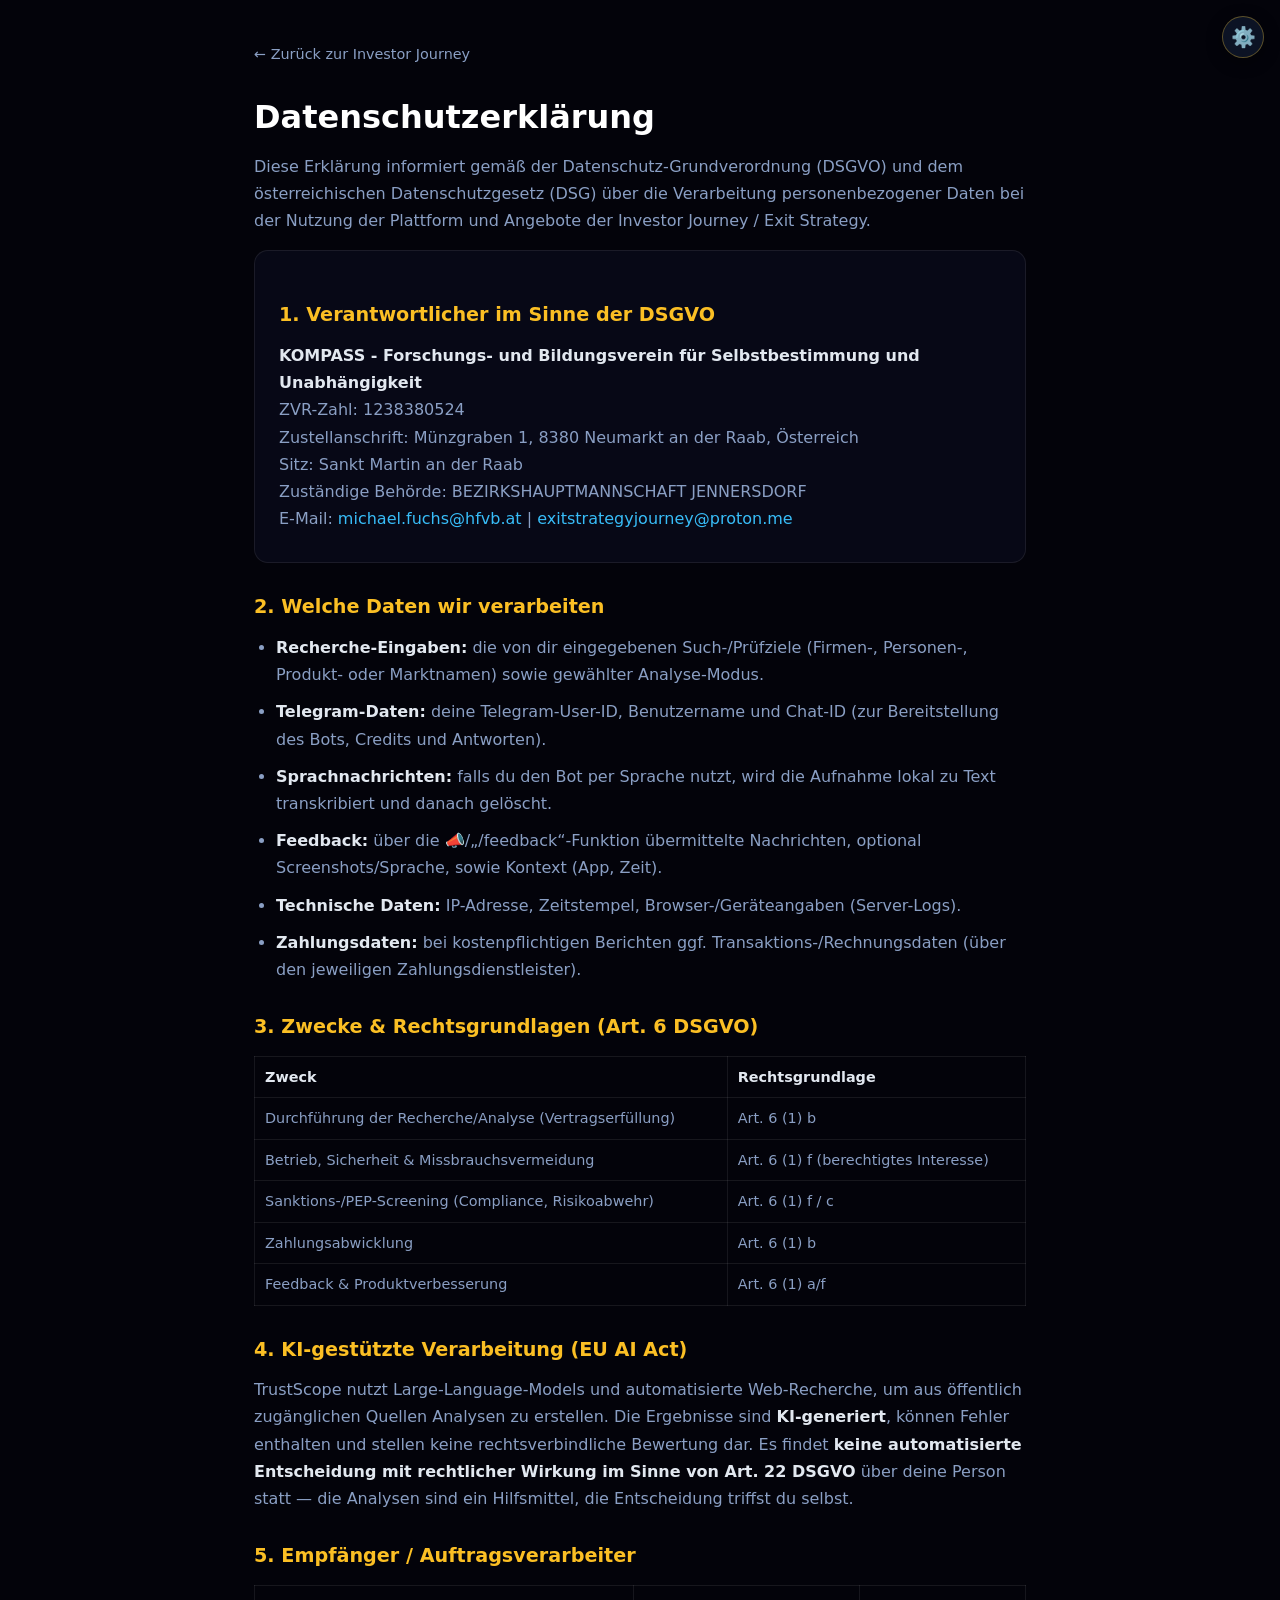
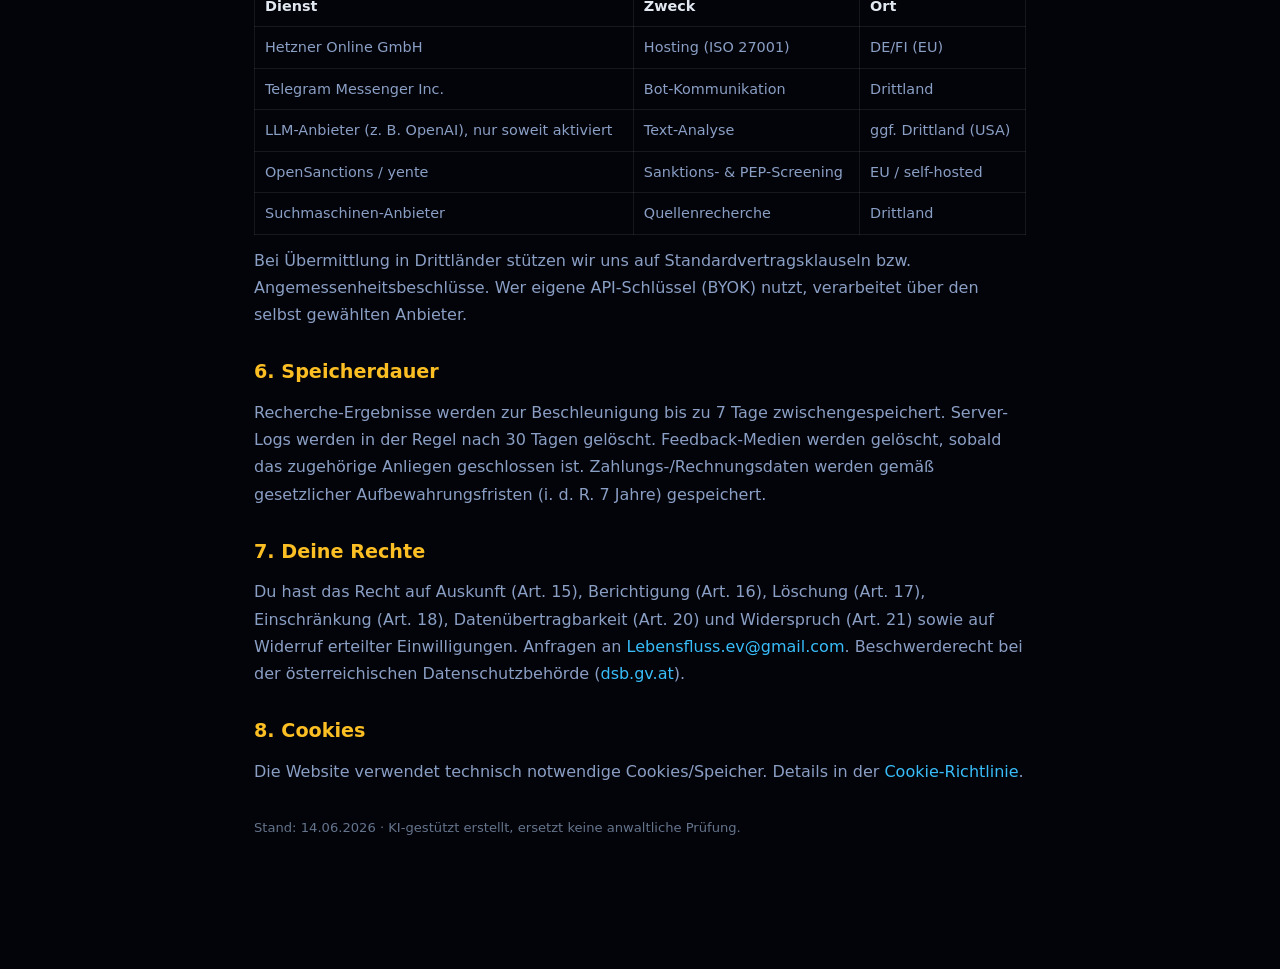
<file: datenschutz.html>
<!DOCTYPE html>
<html lang="de">
<head>
<meta charset="UTF-8">
<meta name="viewport" content="width=device-width, initial-scale=1.0">
<title>Datenschutzerklärung — TrustScope</title>
<style>
:root{--bg:#03030a;--card:rgba(15,19,42,.4);--border:rgba(255,255,255,.08);--text:#e2e8f0;--muted:#8a9fc4;--gold:#fbbf24;--accent:#38bdf8;}
*{margin:0;padding:0;box-sizing:border-box;}
body{font-family:'Inter',system-ui,sans-serif;background:var(--bg);color:var(--text);line-height:1.7;padding:0 0 80px;}
.wrap{max-width:820px;margin:0 auto;padding:40px 24px;}
a{color:var(--accent);text-decoration:none;}a:hover{text-decoration:underline;}
.back{display:inline-block;margin-bottom:24px;color:var(--muted);font-size:.9rem;}
h1{font-size:2rem;margin-bottom:8px;color:#fff;}
h2{font-size:1.2rem;margin:28px 0 10px;color:var(--gold);}
h3{font-size:1rem;margin:18px 0 8px;color:var(--text);}
p,li{color:var(--muted);margin-bottom:10px;}ul{padding-left:22px;}
.card{background:var(--card);border:1px solid var(--border);border-radius:14px;padding:20px 24px;margin:16px 0;}
table{width:100%;border-collapse:collapse;margin:12px 0;font-size:.9rem;}
td,th{border:1px solid var(--border);padding:8px 10px;text-align:left;color:var(--muted);vertical-align:top;}
th{color:var(--text);}
.muted{font-size:.82rem;color:#64748b;margin-top:32px;}
strong{color:var(--text);}
</style>
</head>
<body>
<div class="wrap">
<a class="back" href="journey.html">← Zurück zur Investor Journey</a>
<h1>Datenschutzerklärung</h1>
<p>Diese Erklärung informiert gemäß der Datenschutz-Grundverordnung (DSGVO) und dem österreichischen Datenschutzgesetz (DSG) über die Verarbeitung personenbezogener Daten bei der Nutzung der Plattform und Angebote der Investor Journey / Exit Strategy.</p>

<div class="card">
<h2>1. Verantwortlicher im Sinne der DSGVO</h2>
<p>
<strong>KOMPASS - Forschungs- und Bildungsverein für Selbstbestimmung und Unabhängigkeit</strong><br>
ZVR-Zahl: 1238380524<br>
Zustellanschrift: Münzgraben 1, 8380 Neumarkt an der Raab, Österreich<br>
Sitz: Sankt Martin an der Raab<br>
Zuständige Behörde: BEZIRKSHAUPTMANNSCHAFT JENNERSDORF<br>
E-Mail: <a href="mailto:michael.fuchs@hfvb.at">michael.fuchs@hfvb.at</a> | <a href="mailto:exitstrategyjourney@proton.me">exitstrategyjourney@proton.me</a>
</p>
</div>

<h2>2. Welche Daten wir verarbeiten</h2>
<ul>
<li><strong>Recherche-Eingaben:</strong> die von dir eingegebenen Such-/Prüfziele (Firmen-, Personen-, Produkt- oder Marktnamen) sowie gewählter Analyse-Modus.</li>
<li><strong>Telegram-Daten:</strong> deine Telegram-User-ID, Benutzername und Chat-ID (zur Bereitstellung des Bots, Credits und Antworten).</li>
<li><strong>Sprachnachrichten:</strong> falls du den Bot per Sprache nutzt, wird die Aufnahme lokal zu Text transkribiert und danach gelöscht.</li>
<li><strong>Feedback:</strong> über die 📣/„/feedback“-Funktion übermittelte Nachrichten, optional Screenshots/Sprache, sowie Kontext (App, Zeit).</li>
<li><strong>Technische Daten:</strong> IP-Adresse, Zeitstempel, Browser-/Geräteangaben (Server-Logs).</li>
<li><strong>Zahlungsdaten:</strong> bei kostenpflichtigen Berichten ggf. Transaktions-/Rechnungsdaten (über den jeweiligen Zahlungsdienstleister).</li>
</ul>

<h2>3. Zwecke & Rechtsgrundlagen (Art. 6 DSGVO)</h2>
<table>
<tr><th>Zweck</th><th>Rechtsgrundlage</th></tr>
<tr><td>Durchführung der Recherche/Analyse (Vertragserfüllung)</td><td>Art. 6 (1) b</td></tr>
<tr><td>Betrieb, Sicherheit & Missbrauchsvermeidung</td><td>Art. 6 (1) f (berechtigtes Interesse)</td></tr>
<tr><td>Sanktions-/PEP-Screening (Compliance, Risikoabwehr)</td><td>Art. 6 (1) f / c</td></tr>
<tr><td>Zahlungsabwicklung</td><td>Art. 6 (1) b</td></tr>
<tr><td>Feedback & Produktverbesserung</td><td>Art. 6 (1) a/f</td></tr>
</table>

<h2>4. KI-gestützte Verarbeitung (EU AI Act)</h2>
<p>TrustScope nutzt Large-Language-Models und automatisierte Web-Recherche, um aus öffentlich zugänglichen Quellen Analysen zu erstellen. Die Ergebnisse sind <strong>KI-generiert</strong>, können Fehler enthalten und stellen keine rechtsverbindliche Bewertung dar. Es findet <strong>keine automatisierte Entscheidung mit rechtlicher Wirkung im Sinne von Art. 22 DSGVO</strong> über deine Person statt — die Analysen sind ein Hilfsmittel, die Entscheidung triffst du selbst.</p>

<h2>5. Empfänger / Auftragsverarbeiter</h2>
<table>
<tr><th>Dienst</th><th>Zweck</th><th>Ort</th></tr>
<tr><td>Hetzner Online GmbH</td><td>Hosting (ISO 27001)</td><td>DE/FI (EU)</td></tr>
<tr><td>Telegram Messenger Inc.</td><td>Bot-Kommunikation</td><td>Drittland</td></tr>
<tr><td>LLM-Anbieter (z. B. OpenAI), nur soweit aktiviert</td><td>Text-Analyse</td><td>ggf. Drittland (USA)</td></tr>
<tr><td>OpenSanctions / yente</td><td>Sanktions- & PEP-Screening</td><td>EU / self-hosted</td></tr>
<tr><td>Suchmaschinen-Anbieter</td><td>Quellenrecherche</td><td>Drittland</td></tr>
</table>
<p>Bei Übermittlung in Drittländer stützen wir uns auf Standardvertragsklauseln bzw. Angemessenheitsbeschlüsse. Wer eigene API-Schlüssel (BYOK) nutzt, verarbeitet über den selbst gewählten Anbieter.</p>

<h2>6. Speicherdauer</h2>
<p>Recherche-Ergebnisse werden zur Beschleunigung bis zu 7 Tage zwischengespeichert. Server-Logs werden in der Regel nach 30 Tagen gelöscht. Feedback-Medien werden gelöscht, sobald das zugehörige Anliegen geschlossen ist. Zahlungs-/Rechnungsdaten werden gemäß gesetzlicher Aufbewahrungsfristen (i. d. R. 7 Jahre) gespeichert.</p>

<h2>7. Deine Rechte</h2>
<p>Du hast das Recht auf Auskunft (Art. 15), Berichtigung (Art. 16), Löschung (Art. 17), Einschränkung (Art. 18), Datenübertragbarkeit (Art. 20) und Widerspruch (Art. 21) sowie auf Widerruf erteilter Einwilligungen. Anfragen an <a href="mailto:Lebensfluss.ev@gmail.com">Lebensfluss.ev@gmail.com</a>. Beschwerderecht bei der österreichischen Datenschutzbehörde (<a href="https://www.dsb.gv.at" target="_blank" rel="noopener">dsb.gv.at</a>).</p>

<h2>8. Cookies</h2>
<p>Die Website verwendet technisch notwendige Cookies/Speicher. Details in der <a href="/cookies">Cookie-Richtlinie</a>.</p>

<p class="muted">Stand: 14.06.2026 · KI-gestützt erstellt, ersetzt keine anwaltliche Prüfung.</p>
</div>
  <!-- Meta-Admin SDK -->
  <script src="meta-admin-sdk.js"></script>
</body>
</html>
</file>
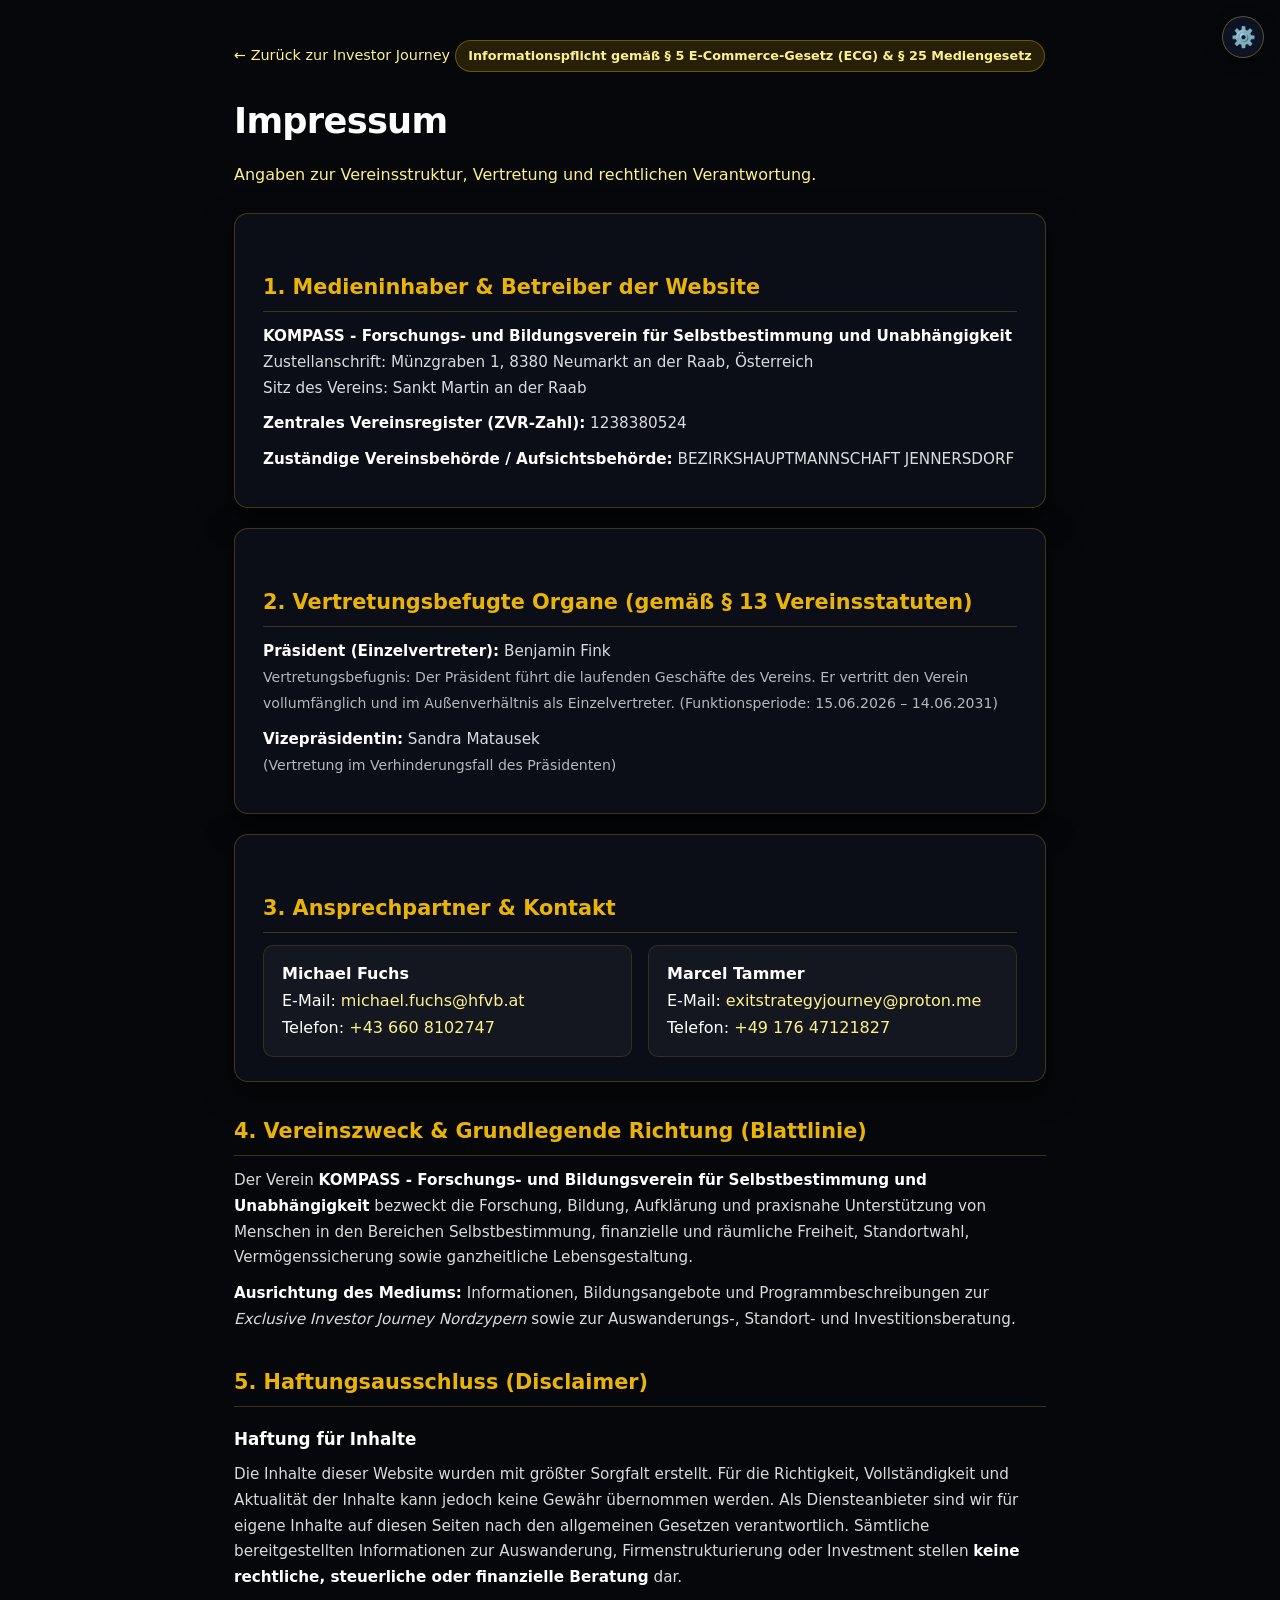
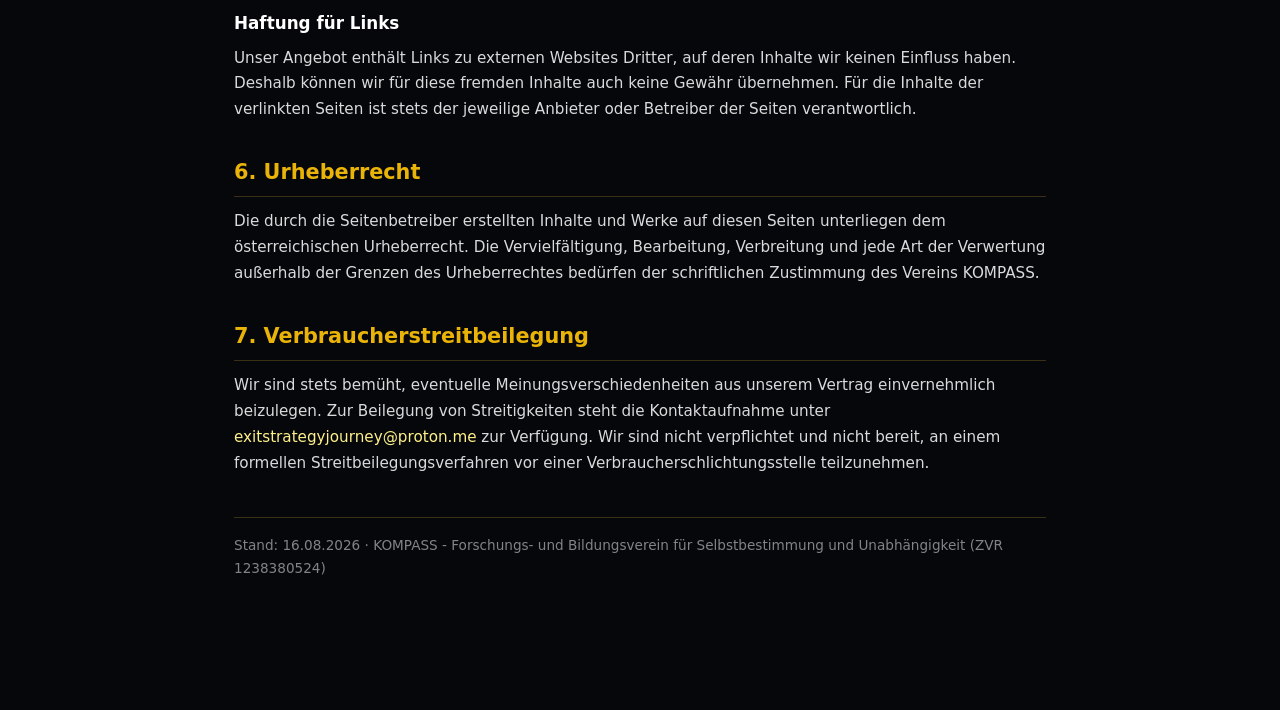
<file: impressum.html>
<!DOCTYPE html>
<html lang="de">
<head>
<meta charset="UTF-8">
<meta name="viewport" content="width=device-width, initial-scale=1.0">
<title>Impressum &amp; Rechtliche Hinweise — Exclusive Investor Journey / Exit Strategy</title>
<style>
:root{--bg:#05070a;--card:rgba(12,16,26,.92);--border:rgba(212,175,55,.25);--text:#ffffff;--muted:rgba(255,255,255,.85);--gold:#eab308;--gold-light:#fef08a;}
*{margin:0;padding:0;box-sizing:border-box;}
body{font-family:'Inter',system-ui,-apple-system,sans-serif;background:var(--bg);color:var(--text);line-height:1.7;padding:0 0 80px;}
.wrap{max-width:860px;margin:0 auto;padding:40px 24px;}
a{color:var(--gold-light);text-decoration:none;transition:color .2s;}a:hover{color:var(--gold);text-decoration:underline;}
.back{display:inline-block;margin-bottom:24px;color:var(--gold-light);font-size:.9rem;font-weight:500;}
h1{font-size:2.2rem;margin-bottom:10px;color:#fff;font-weight:800;letter-spacing:-.02em;}
.subtitle{color:var(--gold-light);font-size:1rem;margin-bottom:24px;font-weight:500;}
h2{font-size:1.3rem;margin:32px 0 12px;color:var(--gold);border-bottom:1px solid var(--border);padding-bottom:6px;}
h3{font-size:1.05rem;margin:18px 0 8px;color:#fff;}
p,li{color:var(--muted);margin-bottom:10px;font-size:.95rem;}
ul{padding-left:22px;margin-bottom:16px;}
.card{background:var(--card);border:1px solid var(--border);border-radius:14px;padding:24px 28px;margin:20px 0;box-shadow:0 10px 30px rgba(0,0,0,.5);}
.legal-badge{display:inline-block;padding:4px 12px;background:rgba(234,179,8,.15);color:var(--gold-light);border:1px solid rgba(234,179,8,.35);border-radius:20px;font-size:.8rem;font-weight:600;margin-bottom:16px;}
.muted{font-size:.85rem;color:rgba(255,255,255,.5);margin-top:40px;border-top:1px solid var(--border);padding-top:16px;}
strong{color:#fff;}
.contact-box{display:grid;grid-template-columns:repeat(auto-fit,minmax(260px,1fr));gap:16px;margin-top:12px;}
.contact-item{background:rgba(255,255,255,.04);padding:14px 18px;border-radius:10px;border:1px solid rgba(212,175,55,.15);}
</style>
</head>
<body>
<div class="wrap">
<a class="back" href="journey.html">← Zurück zur Investor Journey</a>
<div class="legal-badge">Informationspflicht gemäß § 5 E-Commerce-Gesetz (ECG) &amp; § 25 Mediengesetz</div>
<h1>Impressum</h1>
<p class="subtitle">Angaben zur Vereinsstruktur, Vertretung und rechtlichen Verantwortung.</p>

<div class="card">
<h2>1. Medieninhaber &amp; Betreiber der Website</h2>
<p>
<strong>KOMPASS - Forschungs- und Bildungsverein für Selbstbestimmung und Unabhängigkeit</strong><br>
Zustellanschrift: Münzgraben 1, 8380 Neumarkt an der Raab, Österreich<br>
Sitz des Vereins: Sankt Martin an der Raab
</p>
<p><strong>Zentrales Vereinsregister (ZVR-Zahl):</strong> 1238380524</p>
<p><strong>Zuständige Vereinsbehörde / Aufsichtsbehörde:</strong> BEZIRKSHAUPTMANNSCHAFT JENNERSDORF</p>
</div>

<div class="card">
<h2>2. Vertretungsbefugte Organe (gemäß § 13 Vereinsstatuten)</h2>
<p>
<strong>Präsident (Einzelvertreter):</strong> Benjamin Fink<br>
<span style="font-size:0.88rem; color:rgba(255,255,255,0.7);">Vertretungsbefugnis: Der Präsident führt die laufenden Geschäfte des Vereins. Er vertritt den Verein vollumfänglich und im Außenverhältnis als Einzelvertreter. (Funktionsperiode: 15.06.2026 – 14.06.2031)</span>
</p>
<p style="margin-top:10px;">
<strong>Vizepräsidentin:</strong> Sandra Matausek<br>
<span style="font-size:0.88rem; color:rgba(255,255,255,0.7);">(Vertretung im Verhinderungsfall des Präsidenten)</span>
</p>
</div>

<div class="card">
<h2>3. Ansprechpartner &amp; Kontakt</h2>
<div class="contact-box">
  <div class="contact-item">
    <strong>Michael Fuchs</strong><br>
    E-Mail: <a href="mailto:michael.fuchs@hfvb.at">michael.fuchs@hfvb.at</a><br>
    Telefon: <a href="tel:+436608102747">+43 660 8102747</a>
  </div>
  <div class="contact-item">
    <strong>Marcel Tammer</strong><br>
    E-Mail: <a href="mailto:exitstrategyjourney@proton.me">exitstrategyjourney@proton.me</a><br>
    Telefon: <a href="tel:+4917647121827">+49 176 47121827</a>
  </div>
</div>
</div>

<h2>4. Vereinszweck &amp; Grundlegende Richtung (Blattlinie)</h2>
<p>Der Verein <strong>KOMPASS - Forschungs- und Bildungsverein für Selbstbestimmung und Unabhängigkeit</strong> bezweckt die Forschung, Bildung, Aufklärung und praxisnahe Unterstützung von Menschen in den Bereichen Selbstbestimmung, finanzielle und räumliche Freiheit, Standortwahl, Vermögenssicherung sowie ganzheitliche Lebensgestaltung.</p>
<p><strong>Ausrichtung des Mediums:</strong> Informationen, Bildungsangebote und Programmbeschreibungen zur <em>Exclusive Investor Journey Nordzypern</em> sowie zur Auswanderungs-, Standort- und Investitionsberatung.</p>

<h2>5. Haftungsausschluss (Disclaimer)</h2>
<h3>Haftung für Inhalte</h3>
<p>Die Inhalte dieser Website wurden mit größter Sorgfalt erstellt. Für die Richtigkeit, Vollständigkeit und Aktualität der Inhalte kann jedoch keine Gewähr übernommen werden. Als Diensteanbieter sind wir für eigene Inhalte auf diesen Seiten nach den allgemeinen Gesetzen verantwortlich. Sämtliche bereitgestellten Informationen zur Auswanderung, Firmenstrukturierung oder Investment stellen <strong>keine rechtliche, steuerliche oder finanzielle Beratung</strong> dar.</p>

<h3>Haftung für Links</h3>
<p>Unser Angebot enthält Links zu externen Websites Dritter, auf deren Inhalte wir keinen Einfluss haben. Deshalb können wir für diese fremden Inhalte auch keine Gewähr übernehmen. Für die Inhalte der verlinkten Seiten ist stets der jeweilige Anbieter oder Betreiber der Seiten verantwortlich.</p>

<h2>6. Urheberrecht</h2>
<p>Die durch die Seitenbetreiber erstellten Inhalte und Werke auf diesen Seiten unterliegen dem österreichischen Urheberrecht. Die Vervielfältigung, Bearbeitung, Verbreitung und jede Art der Verwertung außerhalb der Grenzen des Urheberrechtes bedürfen der schriftlichen Zustimmung des Vereins KOMPASS.</p>

<h2>7. Verbraucherstreitbeilegung</h2>
<p>Wir sind stets bemüht, eventuelle Meinungsverschiedenheiten aus unserem Vertrag einvernehmlich beizulegen. Zur Beilegung von Streitigkeiten steht die Kontaktaufnahme unter <a href="mailto:exitstrategyjourney@proton.me">exitstrategyjourney@proton.me</a> zur Verfügung. Wir sind nicht verpflichtet und nicht bereit, an einem formellen Streitbeilegungsverfahren vor einer Verbraucherschlichtungsstelle teilzunehmen.</p>

<p class="muted">Stand: 16.08.2026 · KOMPASS - Forschungs- und Bildungsverein für Selbstbestimmung und Unabhängigkeit (ZVR 1238380524)</p>
</div>
  <!-- Meta-Admin SDK -->
  <script src="meta-admin-sdk.js"></script>
</body>
</html>
</file>
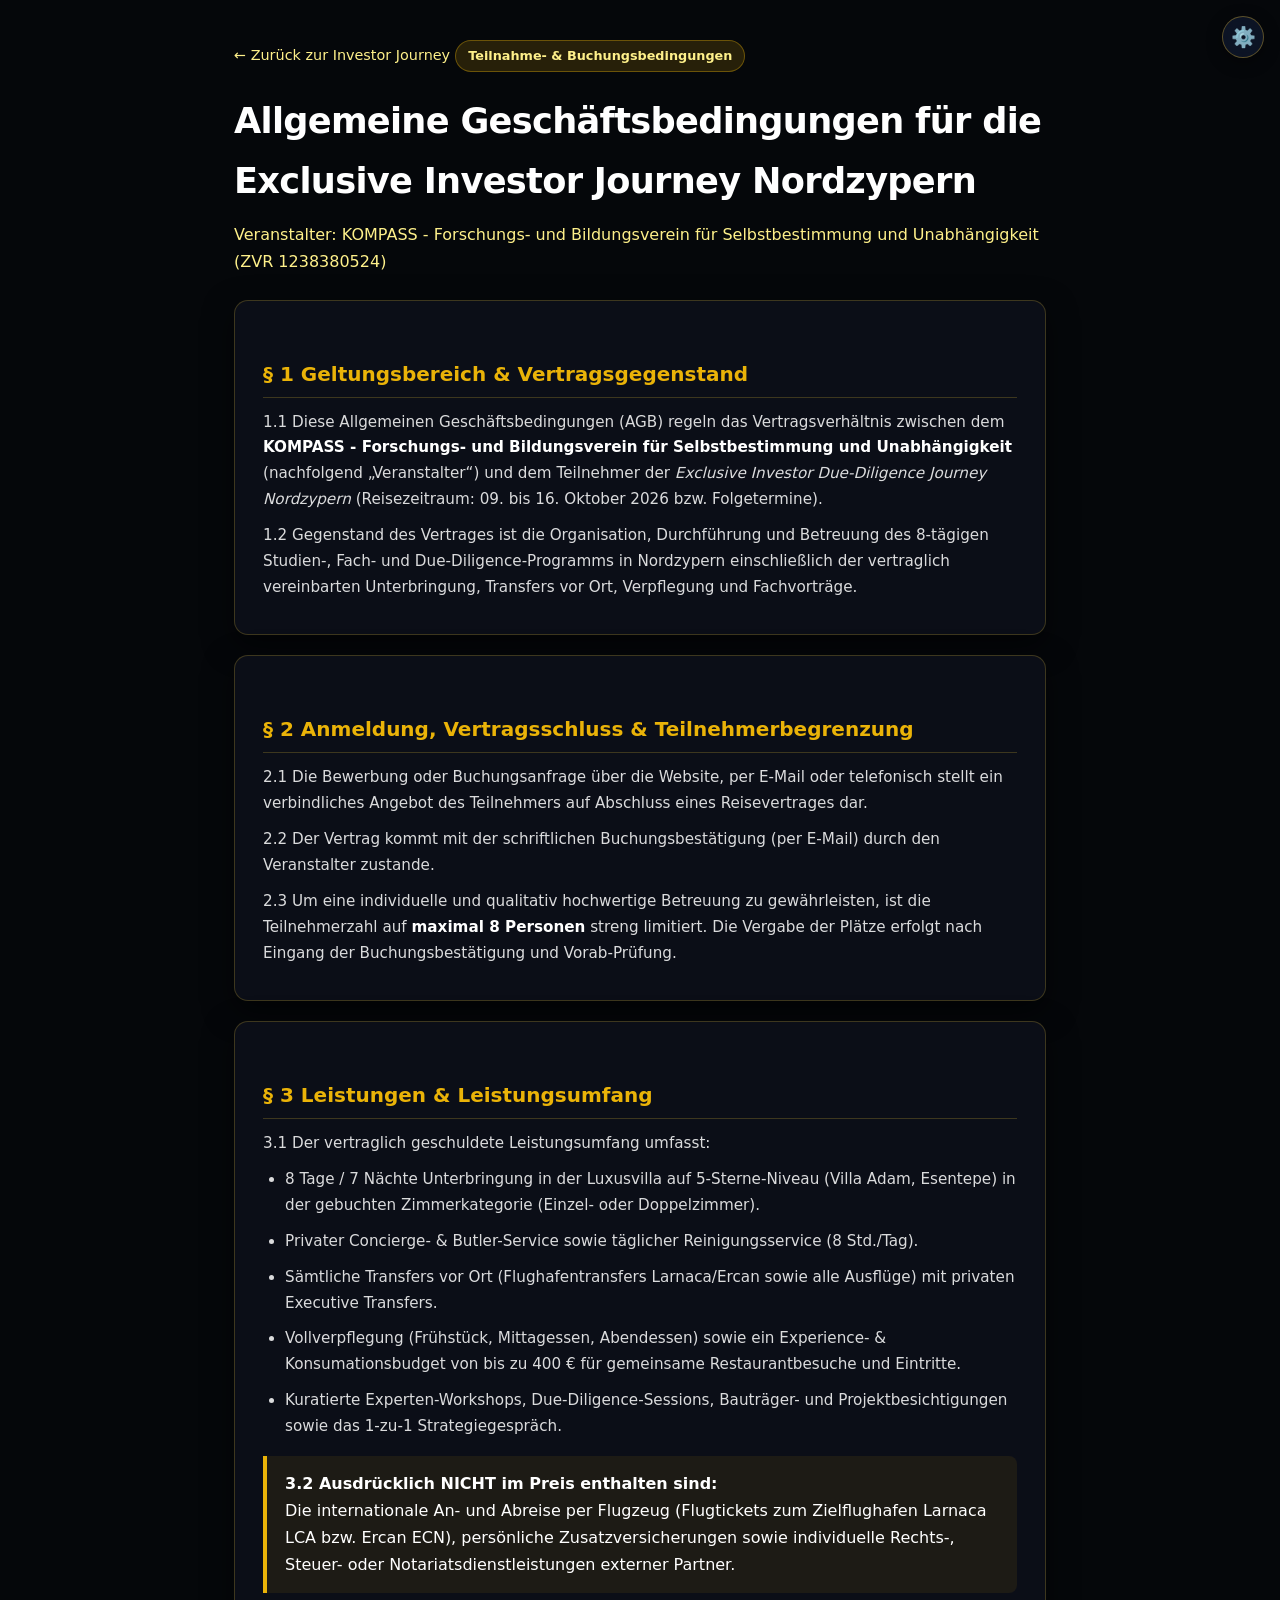
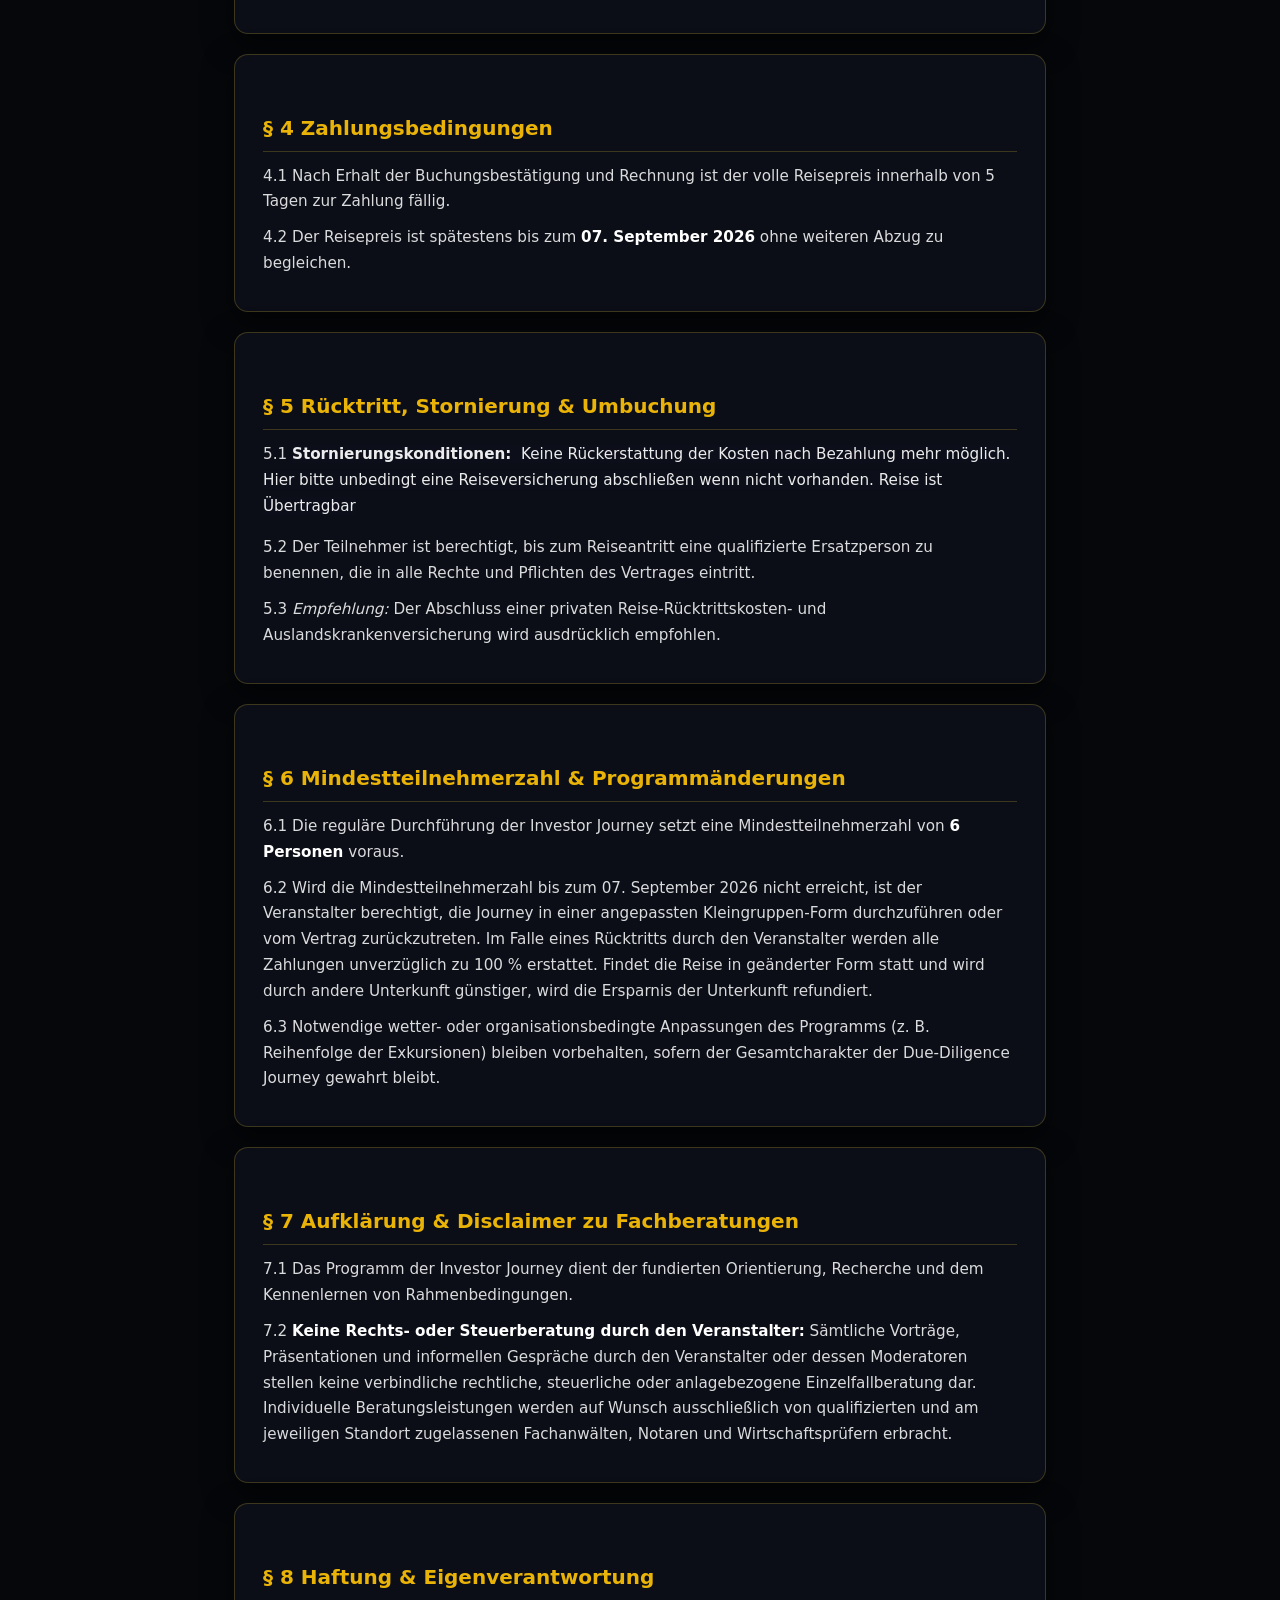
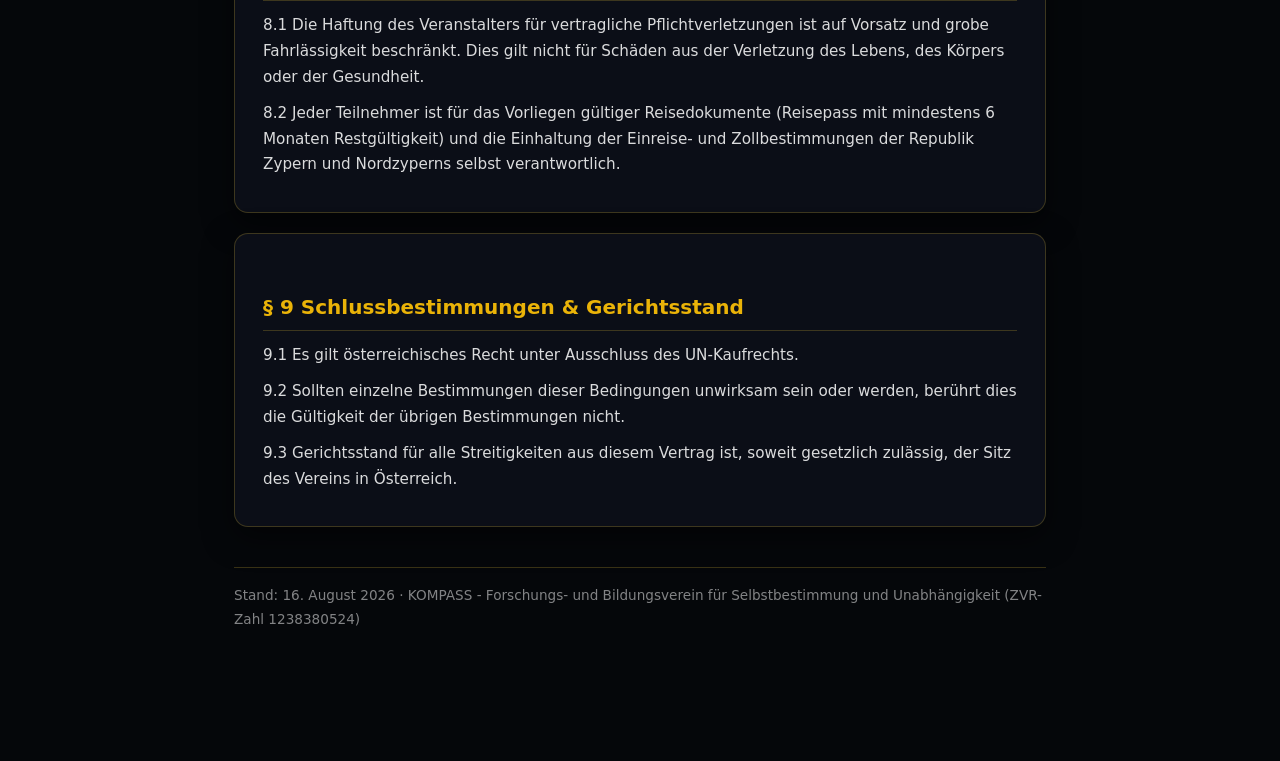
<file: journey-agb.html>
<!DOCTYPE html>
<html lang="de" data-tp-bcm-channel-2-17-1="TokenPocket:ZZeyUK2ounbtA2i07RFuq" data-tp-bcm-channel-2-17-2="TokenPocket:2rMZHsjGJgxuXYZOG5ofZ"><head>
<meta charset="UTF-8">
<meta name="viewport" content="width=device-width, initial-scale=1.0">
<title>Teilnahme- &amp; Reisebedingungen (AGB) — Exclusive Investor Journey Nordzypern</title>
<style>
:root {
  --bg: #05070a;
  --card: rgba(12, 16, 26, 0.92);
  --border: rgba(212, 175, 55, 0.25);
  --text: #ffffff;
  --muted: rgba(255, 255, 255, 0.85);
  --gold: #eab308;
  --gold-light: #fef08a;
  --accent: #38bdf8;
}
* { margin: 0; padding: 0; box-sizing: border-box; }
body {
  font-family: 'Inter', system-ui, -apple-system, sans-serif;
  background: var(--bg);
  color: var(--text);
  line-height: 1.7;
  padding: 0 0 80px;
}
.wrap { max-width: 860px; margin: 0 auto; padding: 40px 24px; }
a { color: var(--gold-light); text-decoration: none; transition: color .2s; }
a:hover { color: var(--gold); text-decoration: underline; }
.back { display: inline-block; margin-bottom: 24px; color: var(--gold-light); font-size: 0.9rem; font-weight: 500; }
h1 { font-size: 2.2rem; margin-bottom: 10px; color: #fff; font-weight: 800; letter-spacing: -0.02em; }
.subtitle { color: var(--gold-light); font-size: 1rem; margin-bottom: 24px; font-weight: 500; }
h2 { font-size: 1.25rem; margin: 32px 0 12px; color: var(--gold); border-bottom: 1px solid var(--border); padding-bottom: 6px; }
h3 { font-size: 1.05rem; margin: 18px 0 8px; color: #fff; }
p, li { color: var(--muted); margin-bottom: 10px; font-size: 0.95rem; }
ul, ol { padding-left: 22px; margin-bottom: 16px; }
.card {
  background: var(--card);
  border: 1px solid var(--border);
  border-radius: 14px;
  padding: 24px 28px;
  margin: 20px 0;
  box-shadow: 0 10px 30px rgba(0,0,0,.5);
}
.legal-badge {
  display: inline-block;
  padding: 4px 12px;
  background: rgba(234,179,8,.15);
  color: var(--gold-light);
  border: 1px solid rgba(234,179,8,.35);
  border-radius: 20px;
  font-size: 0.8rem;
  font-weight: 600;
  margin-bottom: 16px;
}
.muted { font-size: 0.85rem; color: rgba(255,255,255,.5); margin-top: 40px; border-top: 1px solid var(--border); padding-top: 16px; }
strong { color: #fff; }
.highlight-box {
  background: rgba(234, 179, 8, 0.08);
  border-left: 4px solid var(--gold);
  padding: 14px 18px;
  border-radius: 0 8px 8px 0;
  margin: 16px 0;
}
</style>
</head>
<body>
<div class="wrap">
<a class="back" href="journey.html">← Zurück zur Investor Journey</a>
<div class="legal-badge">Teilnahme- &amp; Buchungsbedingungen</div>
<h1 class="">Allgemeine Geschäftsbedingungen für die Exclusive Investor Journey Nordzypern</h1>
<p class="subtitle">Veranstalter: KOMPASS - Forschungs- und Bildungsverein für Selbstbestimmung und Unabhängigkeit (ZVR 1238380524)</p>

<div class="card">
  <h2 class="">§ 1 Geltungsbereich &amp; Vertragsgegenstand</h2>
  <p class="">1.1 Diese Allgemeinen Geschäftsbedingungen (AGB) regeln das Vertragsverhältnis zwischen dem <strong class="">KOMPASS - Forschungs- und Bildungsverein für Selbstbestimmung und Unabhängigkeit</strong> (nachfolgend „Veranstalter“) und dem Teilnehmer der <em class="">Exclusive Investor Due-Diligence Journey Nordzypern</em> (Reisezeitraum: 09. bis 16. Oktober 2026 bzw. Folgetermine).</p>
  <p class="">1.2 Gegenstand des Vertrages ist die Organisation, Durchführung und Betreuung des 8-tägigen Studien-, Fach- und Due-Diligence-Programms in Nordzypern einschließlich der vertraglich vereinbarten Unterbringung, Transfers vor Ort, Verpflegung und Fachvorträge.</p>
</div>

<div class="card">
  <h2 class="">§ 2 Anmeldung, Vertragsschluss &amp; Teilnehmerbegrenzung</h2>
  <p class="">2.1 Die Bewerbung oder Buchungsanfrage über die Website, per E-Mail oder telefonisch stellt ein verbindliches Angebot des Teilnehmers auf Abschluss eines Reisevertrages dar.</p>
  <p class="">2.2 Der Vertrag kommt mit der schriftlichen Buchungsbestätigung (per E-Mail) durch den Veranstalter zustande.</p>
  <p class="">2.3 Um eine individuelle und qualitativ hochwertige Betreuung zu gewährleisten, ist die Teilnehmerzahl auf <strong class="">maximal 8 Personen</strong> streng limitiert. Die Vergabe der Plätze erfolgt nach Eingang der Buchungsbestätigung und Vorab-Prüfung.</p>
</div>

<div class="card">
  <h2 class="">§ 3 Leistungen &amp; Leistungsumfang</h2>
  <p class="">3.1 Der vertraglich geschuldete Leistungsumfang umfasst:</p>
  <ul>
    <li class="">8 Tage / 7 Nächte Unterbringung in der Luxusvilla auf 5-Sterne-Niveau (Villa Adam, Esentepe) in der gebuchten Zimmerkategorie (Einzel- oder Doppelzimmer).</li>
    <li class="">Privater Concierge- &amp; Butler-Service sowie täglicher Reinigungsservice (8 Std./Tag).</li>
    <li class="">Sämtliche Transfers vor Ort (Flughafentransfers Larnaca/Ercan sowie alle Ausflüge) mit privaten Executive Transfers.</li>
    <li class="">Vollverpflegung (Frühstück, Mittagessen, Abendessen) sowie ein Experience- &amp; Konsumationsbudget von bis zu 400 € für gemeinsame Restaurantbesuche und Eintritte.</li>
    <li class="">Kuratierte Experten-Workshops, Due-Diligence-Sessions, Bauträger- und Projektbesichtigungen sowie das 1-zu-1 Strategiegespräch.</li>
  </ul>
  <div class="highlight-box">
    <strong class="">3.2 Ausdrücklich NICHT im Preis enthalten sind:</strong><br>
    Die internationale An- und Abreise per Flugzeug (Flugtickets zum Zielflughafen Larnaca LCA bzw. Ercan ECN), persönliche Zusatzversicherungen sowie individuelle Rechts-, Steuer- oder Notariatsdienstleistungen externer Partner.
  </div>
</div>

<div class="card">
  <h2 class="">§ 4 Zahlungsbedingungen</h2>
  <p class="">4.1 Nach Erhalt der Buchungsbestätigung und Rechnung ist der volle Reisepreis innerhalb von 5 Tagen zur Zahlung fällig.</p>
  <p class="">4.2 Der Reisepreis ist spätestens bis zum <strong class="">07. September 2026</strong> ohne weiteren Abzug zu begleichen.</p>
  
</div>

<div class="card">
  <h2 class="">§ 5 Rücktritt, Stornierung &amp; Umbuchung</h2>
  <p class="">5.1&nbsp;<strong class="" style="color: rgba(255, 255, 255, 0.92); font-family: Inter, ui-sans-serif, system-ui, sans-serif; background-color: rgba(12, 16, 26, 0.85);">Stornierungskonditionen:</strong><span style="color: rgba(255, 255, 255, 0.92); font-family: Inter, ui-sans-serif, system-ui, sans-serif; background-color: rgba(12, 16, 26, 0.85);" class="">&nbsp; Keine Rückerstattung der Kosten nach Bezahlung mehr möglich. Hier bitte unbedingt eine Reiseversicherung abschließen wenn nicht vorhanden. Reise ist Übertragbar</span></p>
  
  <ul>
    
    
  </ul>
  <p class="">5.2 Der Teilnehmer ist berechtigt, bis zum Reiseantritt eine qualifizierte Ersatzperson zu benennen, die in alle Rechte und Pflichten des Vertrages eintritt.</p>
  <p class="">5.3&nbsp;<em class="">Empfehlung:</em> Der Abschluss einer privaten Reise-Rücktrittskosten- und Auslandskrankenversicherung wird ausdrücklich empfohlen.</p>
</div>

<div class="card">
  <h2 class="">§ 6 Mindestteilnehmerzahl &amp; Programmänderungen</h2>
  <p class="">6.1 Die reguläre Durchführung der Investor Journey setzt eine Mindestteilnehmerzahl von <strong class="">6 Personen</strong> voraus.</p>
  <p class="">6.2 Wird die Mindestteilnehmerzahl bis zum 07. September 2026 nicht erreicht, ist der Veranstalter berechtigt, die Journey in einer angepassten Kleingruppen-Form durchzuführen oder vom Vertrag zurückzutreten. Im Falle eines Rücktritts durch den Veranstalter werden alle Zahlungen unverzüglich zu 100 % erstattet. Findet die Reise in geänderter Form statt und wird durch andere Unterkunft günstiger, wird die Ersparnis der Unterkunft refundiert.</p>
  <p class="">6.3 Notwendige wetter- oder organisationsbedingte Anpassungen des Programms (z. B. Reihenfolge der Exkursionen) bleiben vorbehalten, sofern der Gesamtcharakter der Due-Diligence Journey gewahrt bleibt.</p>
</div>

<div class="card">
  <h2 class="">§ 7 Aufklärung &amp; Disclaimer zu Fachberatungen</h2>
  <p class="">7.1 Das Programm der Investor Journey dient der fundierten Orientierung, Recherche und dem Kennenlernen von Rahmenbedingungen.</p>
  <p class="">7.2 <strong class="">Keine Rechts- oder Steuerberatung durch den Veranstalter:</strong> Sämtliche Vorträge, Präsentationen und informellen Gespräche durch den Veranstalter oder dessen Moderatoren stellen keine verbindliche rechtliche, steuerliche oder anlagebezogene Einzelfallberatung dar. Individuelle Beratungsleistungen werden auf Wunsch ausschließlich von qualifizierten und am jeweiligen Standort zugelassenen Fachanwälten, Notaren und Wirtschaftsprüfern erbracht.</p>
</div>

<div class="card">
  <h2 class="">§ 8 Haftung &amp; Eigenverantwortung</h2>
  <p class="">8.1 Die Haftung des Veranstalters für vertragliche Pflichtverletzungen ist auf Vorsatz und grobe Fahrlässigkeit beschränkt. Dies gilt nicht für Schäden aus der Verletzung des Lebens, des Körpers oder der Gesundheit.</p>
  <p class="">8.2 Jeder Teilnehmer ist für das Vorliegen gültiger Reisedokumente (Reisepass mit mindestens 6 Monaten Restgültigkeit) und die Einhaltung der Einreise- und Zollbestimmungen der Republik Zypern und Nordzyperns selbst verantwortlich.</p>
</div>

<div class="card">
  <h2 class="">§ 9 Schlussbestimmungen &amp; Gerichtsstand</h2>
  <p class="">9.1 Es gilt österreichisches Recht unter Ausschluss des UN-Kaufrechts.</p>
  <p class="">9.2 Sollten einzelne Bestimmungen dieser Bedingungen unwirksam sein oder werden, berührt dies die Gültigkeit der übrigen Bestimmungen nicht.</p>
  <p class="">9.3 Gerichtsstand für alle Streitigkeiten aus diesem Vertrag ist, soweit gesetzlich zulässig, der Sitz des Vereins in Österreich.</p>
</div>

<p class="muted">Stand: 16. August 2026 · KOMPASS - Forschungs- und Bildungsverein für Selbstbestimmung und Unabhängigkeit (ZVR-Zahl 1238380524)</p>
</div>
  <!-- Meta-Admin SDK -->
  <script src="meta-admin-sdk.js"></script>


</body></html>
</file>
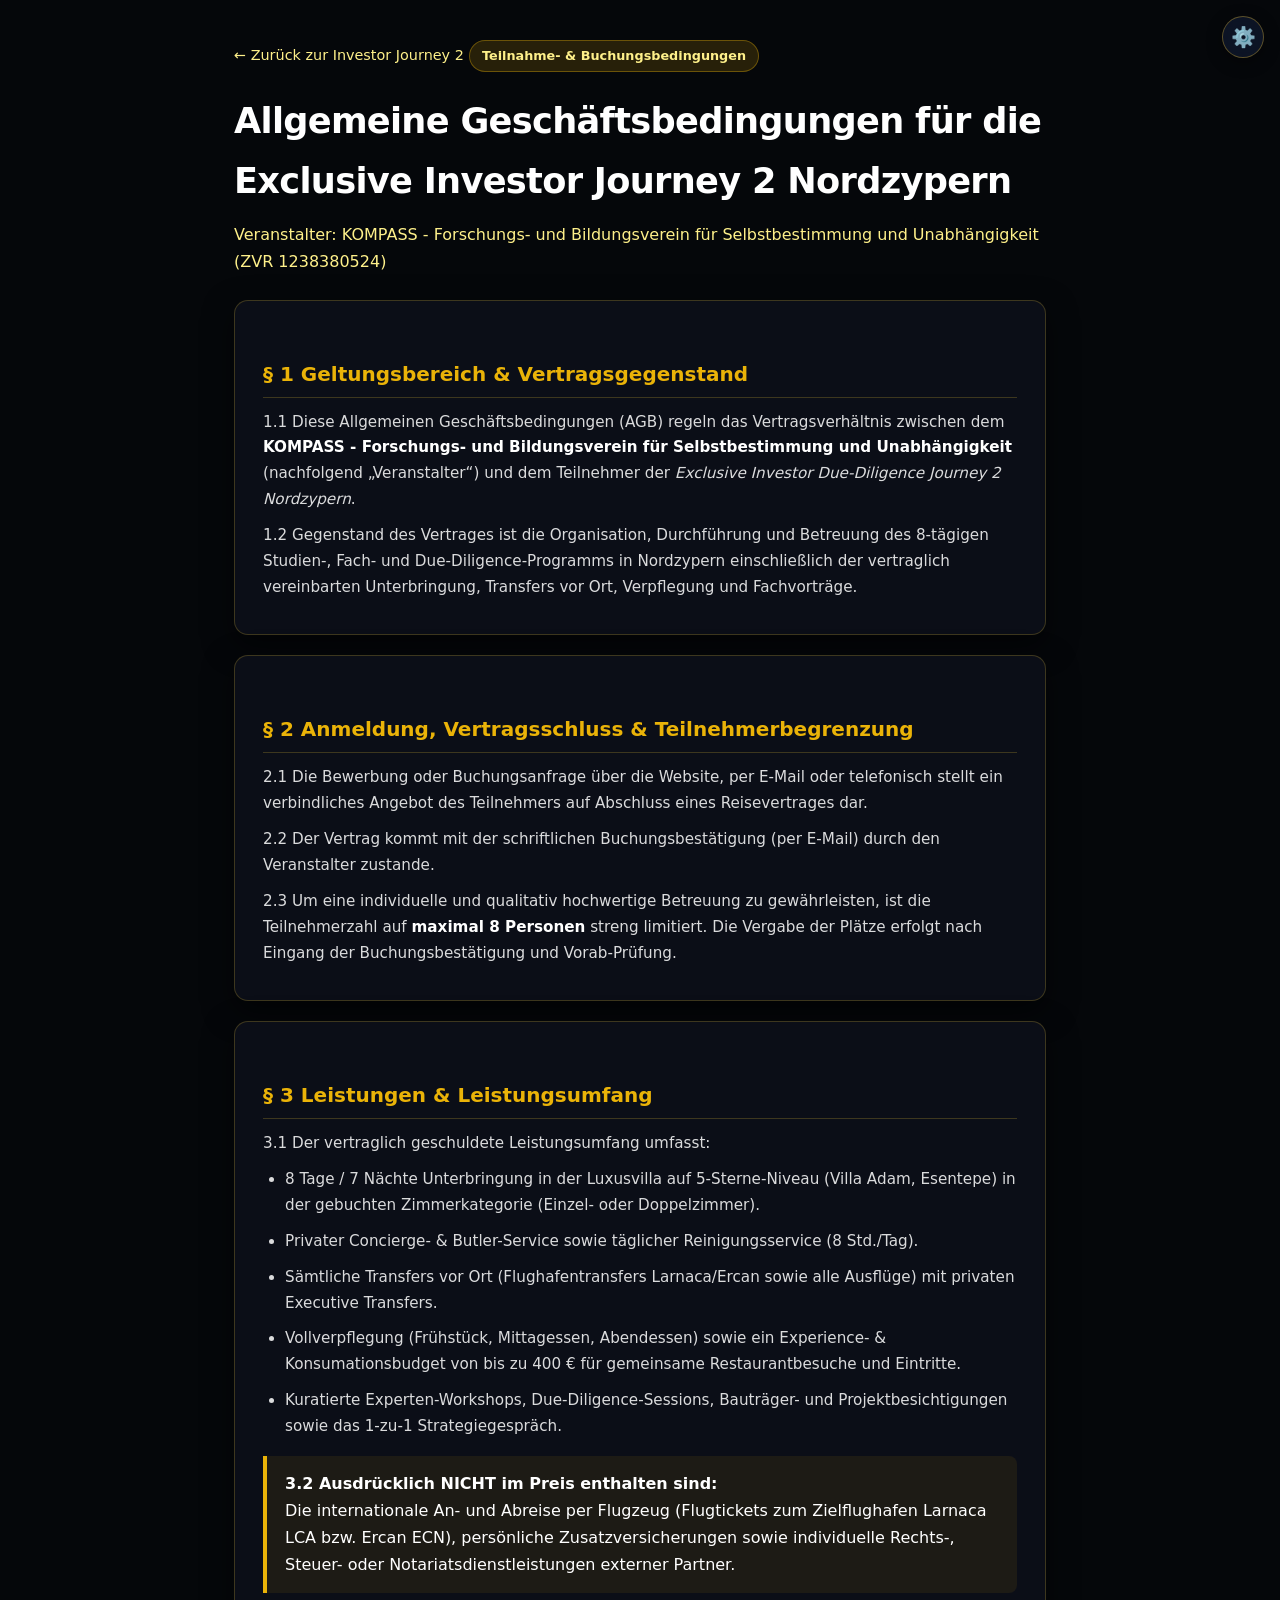
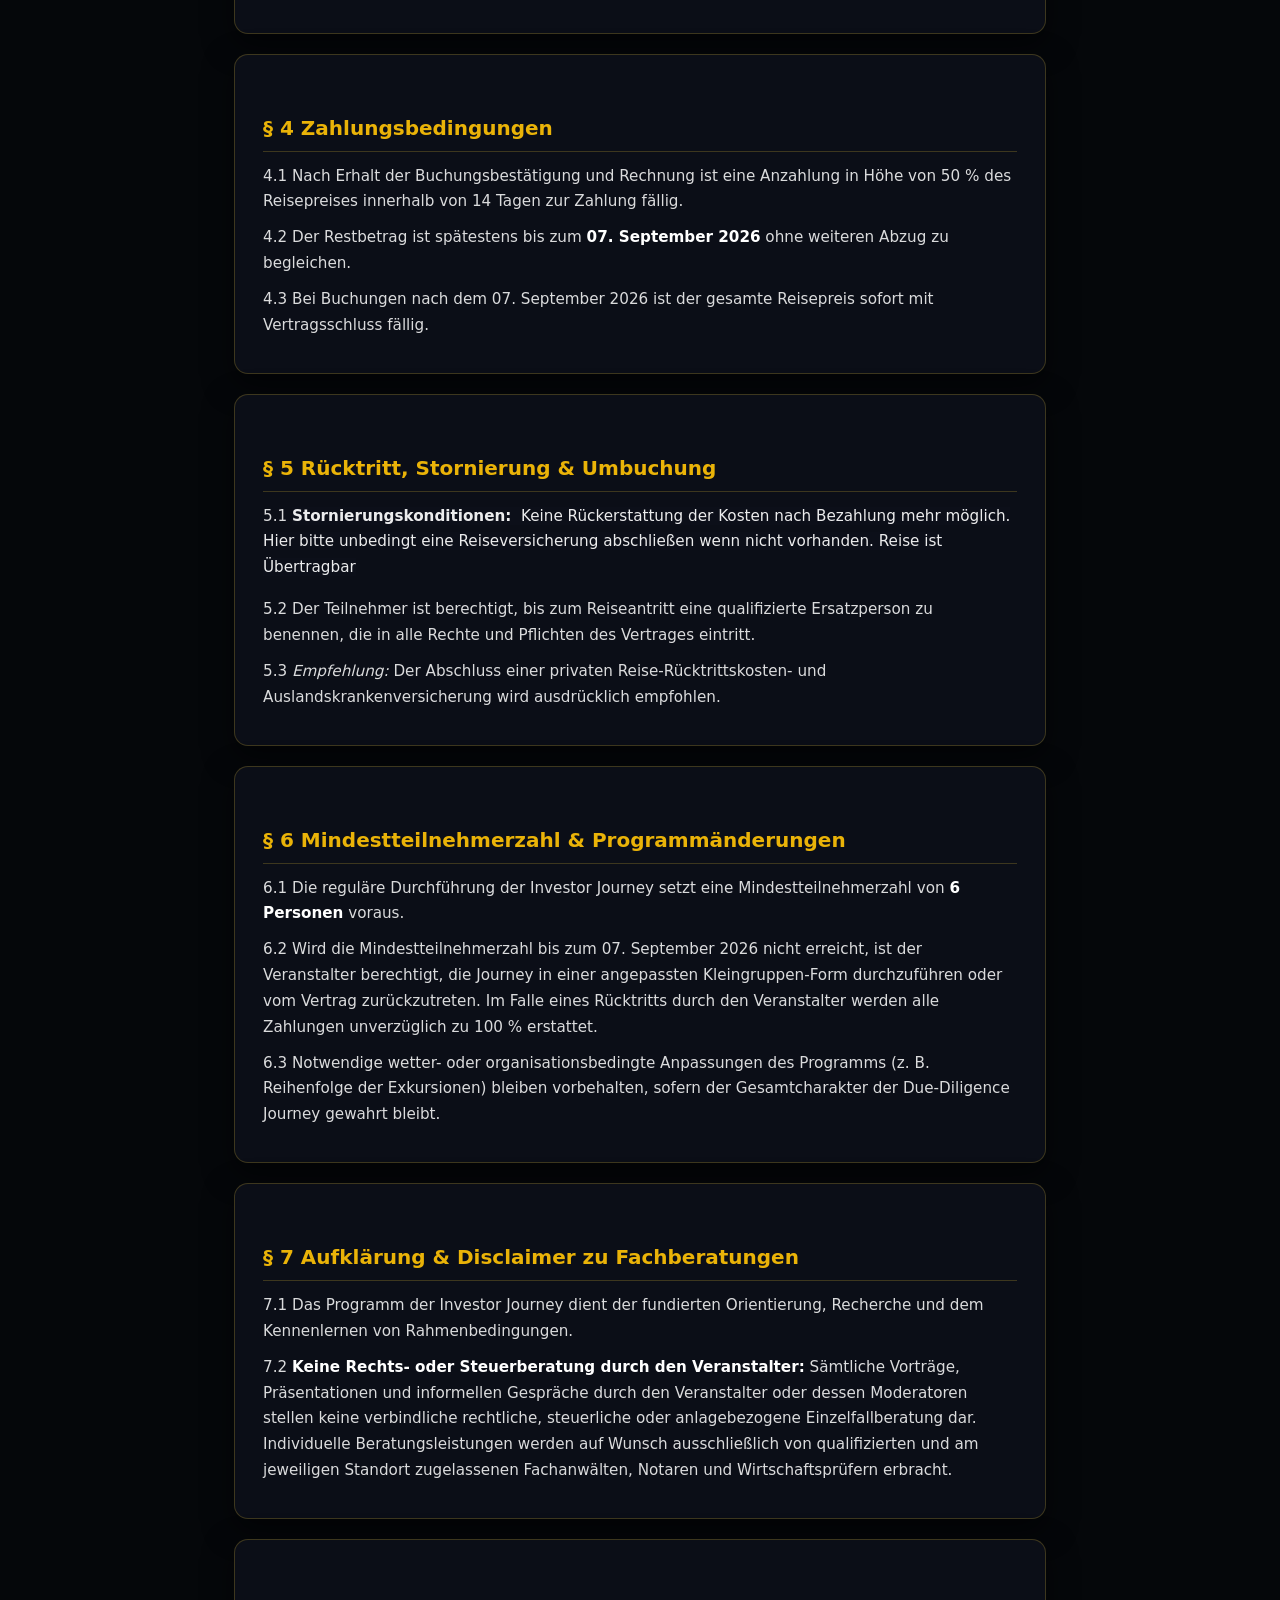
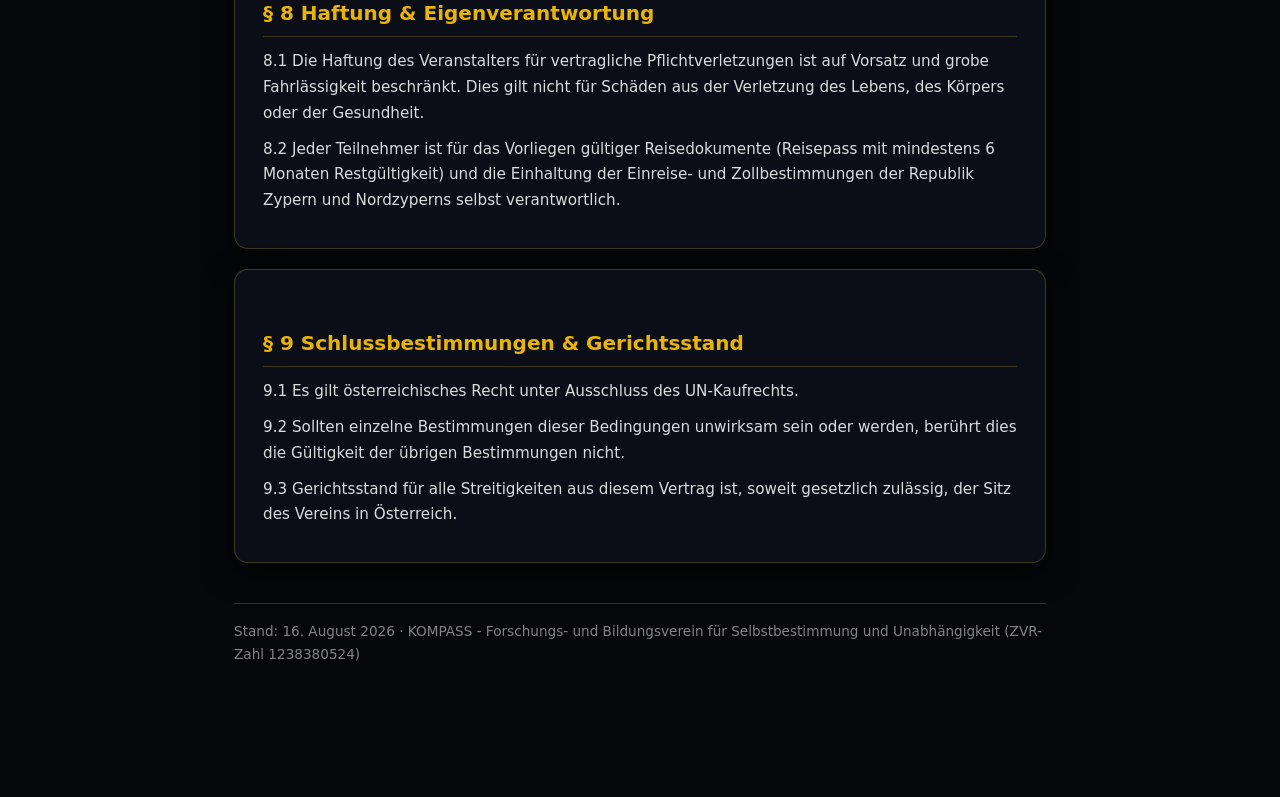
<file: journey-agb2.html>
<!DOCTYPE html>
<html lang="de" data-tp-bcm-channel-2-17-1="TokenPocket:ZZeyUK2ounbtA2i07RFuq"><head>
<meta charset="UTF-8">
<meta name="viewport" content="width=device-width, initial-scale=1.0">
<title>Teilnahme- &amp; Reisebedingungen (AGB) — Exclusive Investor Journey 2 Nordzypern</title>
<style>
:root {
  --bg: #05070a;
  --card: rgba(12, 16, 26, 0.92);
  --border: rgba(212, 175, 55, 0.25);
  --text: #ffffff;
  --muted: rgba(255, 255, 255, 0.85);
  --gold: #eab308;
  --gold-light: #fef08a;
  --accent: #38bdf8;
}
* { margin: 0; padding: 0; box-sizing: border-box; }
body {
  font-family: 'Inter', system-ui, -apple-system, sans-serif;
  background: var(--bg);
  color: var(--text);
  line-height: 1.7;
  padding: 0 0 80px;
}
.wrap { max-width: 860px; margin: 0 auto; padding: 40px 24px; }
a { color: var(--gold-light); text-decoration: none; transition: color .2s; }
a:hover { color: var(--gold); text-decoration: underline; }
.back { display: inline-block; margin-bottom: 24px; color: var(--gold-light); font-size: 0.9rem; font-weight: 500; }
h1 { font-size: 2.2rem; margin-bottom: 10px; color: #fff; font-weight: 800; letter-spacing: -0.02em; }
.subtitle { color: var(--gold-light); font-size: 1rem; margin-bottom: 24px; font-weight: 500; }
h2 { font-size: 1.25rem; margin: 32px 0 12px; color: var(--gold); border-bottom: 1px solid var(--border); padding-bottom: 6px; }
h3 { font-size: 1.05rem; margin: 18px 0 8px; color: #fff; }
p, li { color: var(--muted); margin-bottom: 10px; font-size: 0.95rem; }
ul, ol { padding-left: 22px; margin-bottom: 16px; }
.card {
  background: var(--card);
  border: 1px solid var(--border);
  border-radius: 14px;
  padding: 24px 28px;
  margin: 20px 0;
  box-shadow: 0 10px 30px rgba(0,0,0,.5);
}
.legal-badge {
  display: inline-block;
  padding: 4px 12px;
  background: rgba(234,179,8,.15);
  color: var(--gold-light);
  border: 1px solid rgba(234,179,8,.35);
  border-radius: 20px;
  font-size: 0.8rem;
  font-weight: 600;
  margin-bottom: 16px;
}
.muted { font-size: 0.85rem; color: rgba(255,255,255,.5); margin-top: 40px; border-top: 1px solid var(--border); padding-top: 16px; }
strong { color: #fff; }
.highlight-box {
  background: rgba(234, 179, 8, 0.08);
  border-left: 4px solid var(--gold);
  padding: 14px 18px;
  border-radius: 0 8px 8px 0;
  margin: 16px 0;
}
</style>
</head>
<body>
<div class="wrap">
<a class="back" href="journey2.html">← Zurück zur Investor Journey 2</a>
<div class="legal-badge">Teilnahme- &amp; Buchungsbedingungen</div>
<h1 class="">Allgemeine Geschäftsbedingungen für die Exclusive Investor Journey 2 Nordzypern</h1>
<p class="subtitle">Veranstalter: KOMPASS - Forschungs- und Bildungsverein für Selbstbestimmung und Unabhängigkeit (ZVR 1238380524)</p>

<div class="card">
  <h2 class="">§ 1 Geltungsbereich &amp; Vertragsgegenstand</h2>
  <p class="">1.1 Diese Allgemeinen Geschäftsbedingungen (AGB) regeln das Vertragsverhältnis zwischen dem <strong class="">KOMPASS - Forschungs- und Bildungsverein für Selbstbestimmung und Unabhängigkeit</strong> (nachfolgend „Veranstalter“) und dem Teilnehmer der <em class="">Exclusive Investor Due-Diligence Journey 2 Nordzypern</em>.</p>
  <p class="">1.2 Gegenstand des Vertrages ist die Organisation, Durchführung und Betreuung des 8-tägigen Studien-, Fach- und Due-Diligence-Programms in Nordzypern einschließlich der vertraglich vereinbarten Unterbringung, Transfers vor Ort, Verpflegung und Fachvorträge.</p>
</div>

<div class="card">
  <h2 class="">§ 2 Anmeldung, Vertragsschluss &amp; Teilnehmerbegrenzung</h2>
  <p class="">2.1 Die Bewerbung oder Buchungsanfrage über die Website, per E-Mail oder telefonisch stellt ein verbindliches Angebot des Teilnehmers auf Abschluss eines Reisevertrages dar.</p>
  <p class="">2.2 Der Vertrag kommt mit der schriftlichen Buchungsbestätigung (per E-Mail) durch den Veranstalter zustande.</p>
  <p class="">2.3 Um eine individuelle und qualitativ hochwertige Betreuung zu gewährleisten, ist die Teilnehmerzahl auf <strong class="">maximal 8 Personen</strong> streng limitiert. Die Vergabe der Plätze erfolgt nach Eingang der Buchungsbestätigung und Vorab-Prüfung.</p>
</div>

<div class="card">
  <h2 class="">§ 3 Leistungen &amp; Leistungsumfang</h2>
  <p class="">3.1 Der vertraglich geschuldete Leistungsumfang umfasst:</p>
  <ul>
    <li class="">8 Tage / 7 Nächte Unterbringung in der Luxusvilla auf 5-Sterne-Niveau (Villa Adam, Esentepe) in der gebuchten Zimmerkategorie (Einzel- oder Doppelzimmer).</li>
    <li class="">Privater Concierge- &amp; Butler-Service sowie täglicher Reinigungsservice (8 Std./Tag).</li>
    <li class="">Sämtliche Transfers vor Ort (Flughafentransfers Larnaca/Ercan sowie alle Ausflüge) mit privaten Executive Transfers.</li>
    <li class="">Vollverpflegung (Frühstück, Mittagessen, Abendessen) sowie ein Experience- &amp; Konsumationsbudget von bis zu 400 € für gemeinsame Restaurantbesuche und Eintritte.</li>
    <li class="">Kuratierte Experten-Workshops, Due-Diligence-Sessions, Bauträger- und Projektbesichtigungen sowie das 1-zu-1 Strategiegespräch.</li>
  </ul>
  <div class="highlight-box">
    <strong class="">3.2 Ausdrücklich NICHT im Preis enthalten sind:</strong><br>
    Die internationale An- und Abreise per Flugzeug (Flugtickets zum Zielflughafen Larnaca LCA bzw. Ercan ECN), persönliche Zusatzversicherungen sowie individuelle Rechts-, Steuer- oder Notariatsdienstleistungen externer Partner.
  </div>
</div>

<div class="card">
  <h2 class="">§ 4 Zahlungsbedingungen</h2>
  <p class="">4.1 Nach Erhalt der Buchungsbestätigung und Rechnung ist eine Anzahlung in Höhe von 50 % des Reisepreises innerhalb von 14 Tagen zur Zahlung fällig.</p>
  <p class="">4.2 Der Restbetrag ist spätestens bis zum <strong class="">07. September 2026</strong> ohne weiteren Abzug zu begleichen.</p>
  <p class="">4.3 Bei Buchungen nach dem 07. September 2026 ist der gesamte Reisepreis sofort mit Vertragsschluss fällig.</p>
</div>

<div class="card">
  <h2 class="">§ 5 Rücktritt, Stornierung &amp; Umbuchung</h2>
  <p class="">5.1&nbsp;<strong class="" style="color: rgba(255, 255, 255, 0.92); font-family: Inter, ui-sans-serif, system-ui, sans-serif; background-color: rgba(12, 16, 26, 0.85);">Stornierungskonditionen:</strong><span style="color: rgba(255, 255, 255, 0.92); font-family: Inter, ui-sans-serif, system-ui, sans-serif; background-color: rgba(12, 16, 26, 0.85);" class="">&nbsp; Keine Rückerstattung der Kosten nach Bezahlung mehr möglich. Hier bitte unbedingt eine Reiseversicherung abschließen wenn nicht vorhanden. Reise ist Übertragbar</span></p>
  
  <ul>
    
    
  </ul>
  <p class="">5.2 Der Teilnehmer ist berechtigt, bis zum Reiseantritt eine qualifizierte Ersatzperson zu benennen, die in alle Rechte und Pflichten des Vertrages eintritt.</p>
  <p class="">5.3&nbsp;<em class="">Empfehlung:</em> Der Abschluss einer privaten Reise-Rücktrittskosten- und Auslandskrankenversicherung wird ausdrücklich empfohlen.</p>
</div>

<div class="card">
  <h2 class="">§ 6 Mindestteilnehmerzahl &amp; Programmänderungen</h2>
  <p class="">6.1 Die reguläre Durchführung der Investor Journey setzt eine Mindestteilnehmerzahl von <strong class="">6 Personen</strong> voraus.</p>
  <p class="">6.2 Wird die Mindestteilnehmerzahl bis zum 07. September 2026 nicht erreicht, ist der Veranstalter berechtigt, die Journey in einer angepassten Kleingruppen-Form durchzuführen oder vom Vertrag zurückzutreten. Im Falle eines Rücktritts durch den Veranstalter werden alle Zahlungen unverzüglich zu 100 % erstattet.</p>
  <p class="">6.3 Notwendige wetter- oder organisationsbedingte Anpassungen des Programms (z. B. Reihenfolge der Exkursionen) bleiben vorbehalten, sofern der Gesamtcharakter der Due-Diligence Journey gewahrt bleibt.</p>
</div>

<div class="card">
  <h2 class="">§ 7 Aufklärung &amp; Disclaimer zu Fachberatungen</h2>
  <p class="">7.1 Das Programm der Investor Journey dient der fundierten Orientierung, Recherche und dem Kennenlernen von Rahmenbedingungen.</p>
  <p class="">7.2 <strong class="">Keine Rechts- oder Steuerberatung durch den Veranstalter:</strong> Sämtliche Vorträge, Präsentationen und informellen Gespräche durch den Veranstalter oder dessen Moderatoren stellen keine verbindliche rechtliche, steuerliche oder anlagebezogene Einzelfallberatung dar. Individuelle Beratungsleistungen werden auf Wunsch ausschließlich von qualifizierten und am jeweiligen Standort zugelassenen Fachanwälten, Notaren und Wirtschaftsprüfern erbracht.</p>
</div>

<div class="card">
  <h2 class="">§ 8 Haftung &amp; Eigenverantwortung</h2>
  <p class="">8.1 Die Haftung des Veranstalters für vertragliche Pflichtverletzungen ist auf Vorsatz und grobe Fahrlässigkeit beschränkt. Dies gilt nicht für Schäden aus der Verletzung des Lebens, des Körpers oder der Gesundheit.</p>
  <p class="">8.2 Jeder Teilnehmer ist für das Vorliegen gültiger Reisedokumente (Reisepass mit mindestens 6 Monaten Restgültigkeit) und die Einhaltung der Einreise- und Zollbestimmungen der Republik Zypern und Nordzyperns selbst verantwortlich.</p>
</div>

<div class="card">
  <h2 class="">§ 9 Schlussbestimmungen &amp; Gerichtsstand</h2>
  <p class="">9.1 Es gilt österreichisches Recht unter Ausschluss des UN-Kaufrechts.</p>
  <p class="">9.2 Sollten einzelne Bestimmungen dieser Bedingungen unwirksam sein oder werden, berührt dies die Gültigkeit der übrigen Bestimmungen nicht.</p>
  <p class="">9.3 Gerichtsstand für alle Streitigkeiten aus diesem Vertrag ist, soweit gesetzlich zulässig, der Sitz des Vereins in Österreich.</p>
</div>

<p class="muted">Stand: 16. August 2026 · KOMPASS - Forschungs- und Bildungsverein für Selbstbestimmung und Unabhängigkeit (ZVR-Zahl 1238380524)</p>
</div>
  <!-- Meta-Admin SDK -->
  <script src="meta-admin-sdk.js"></script>


</body></html>
</file>
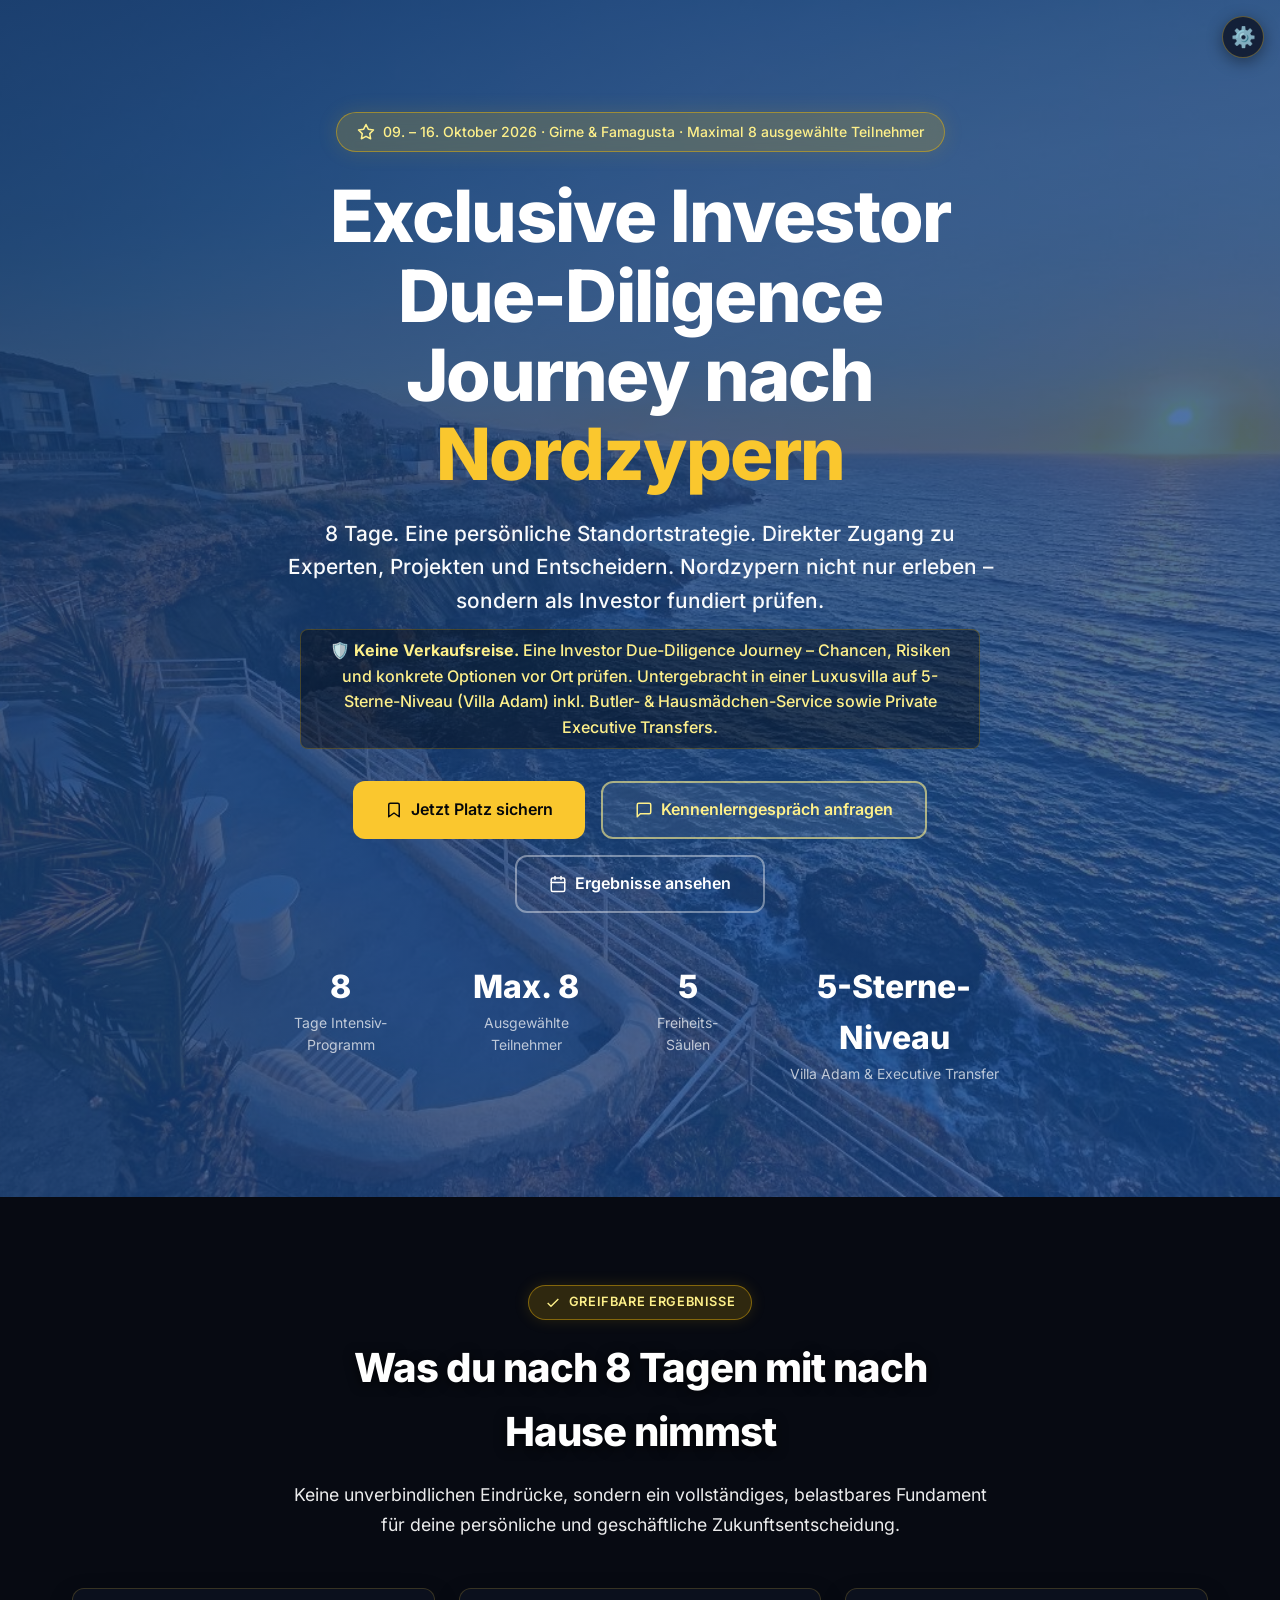
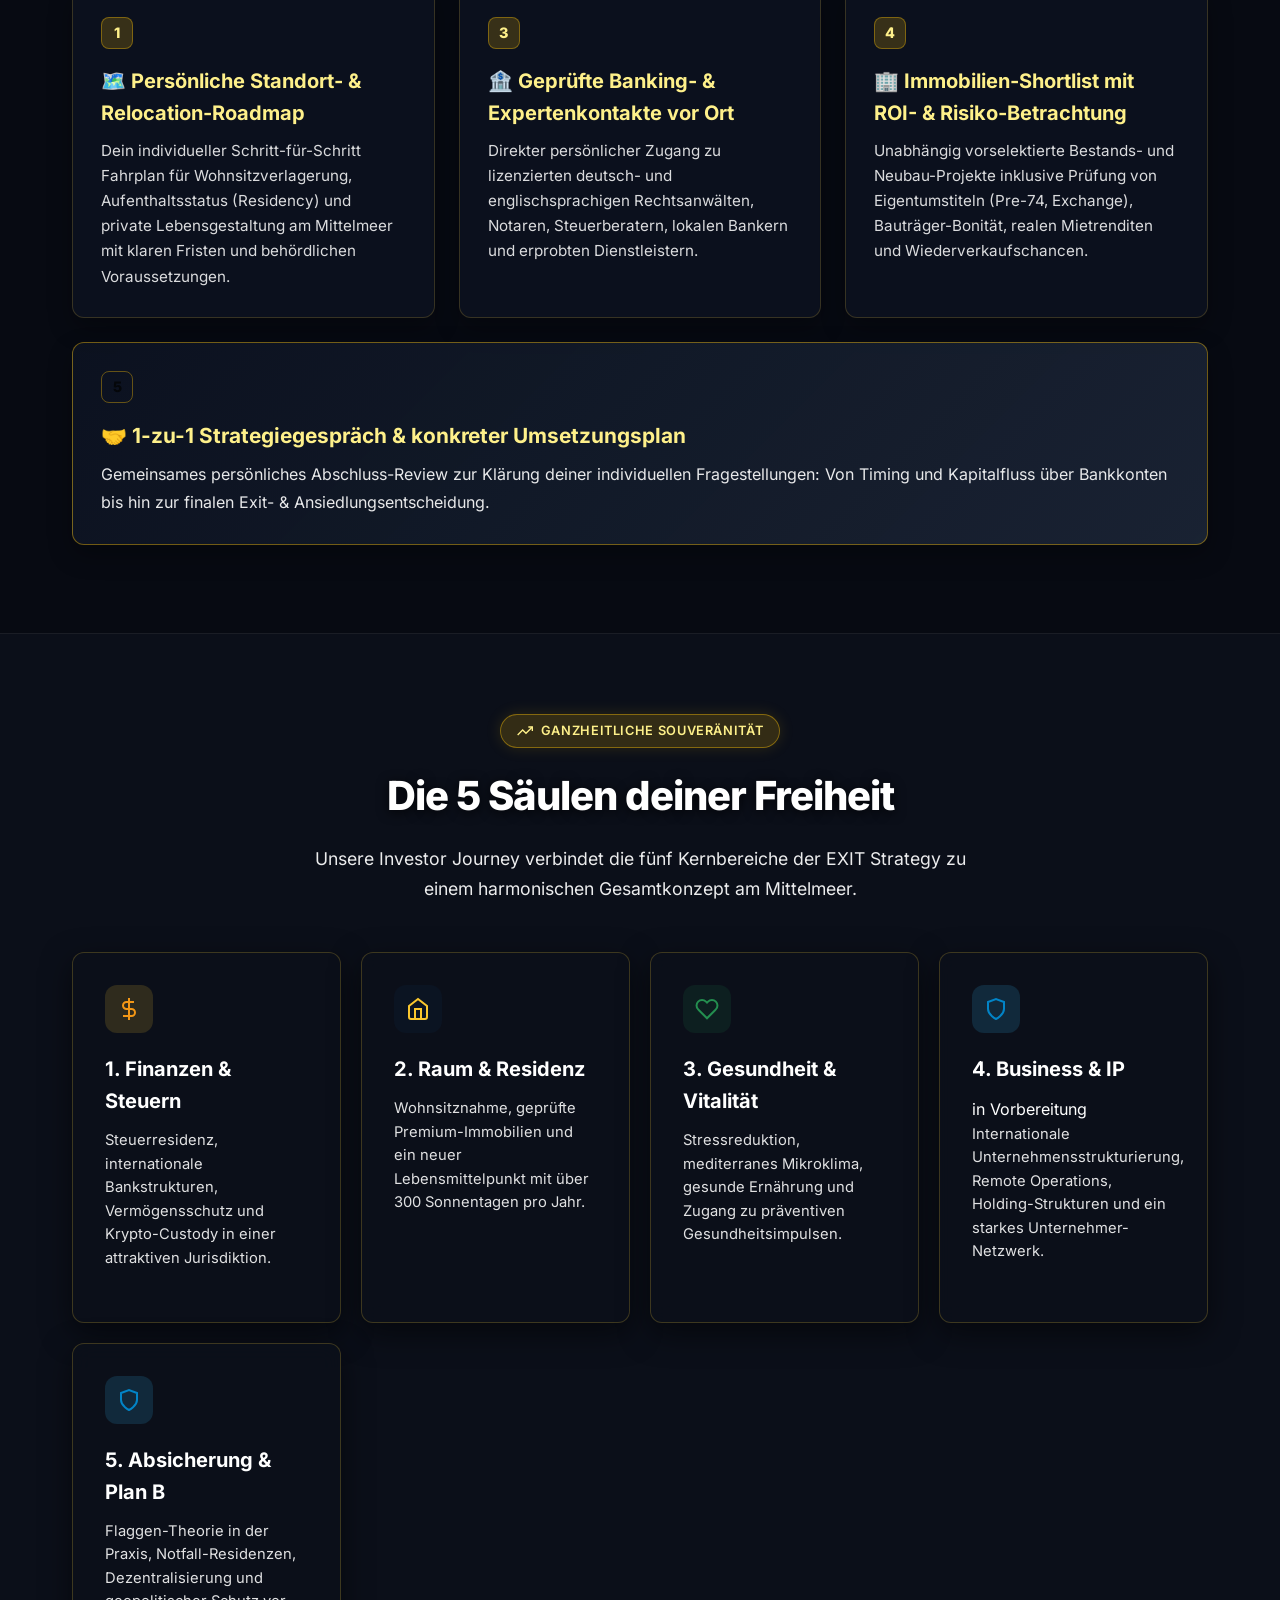
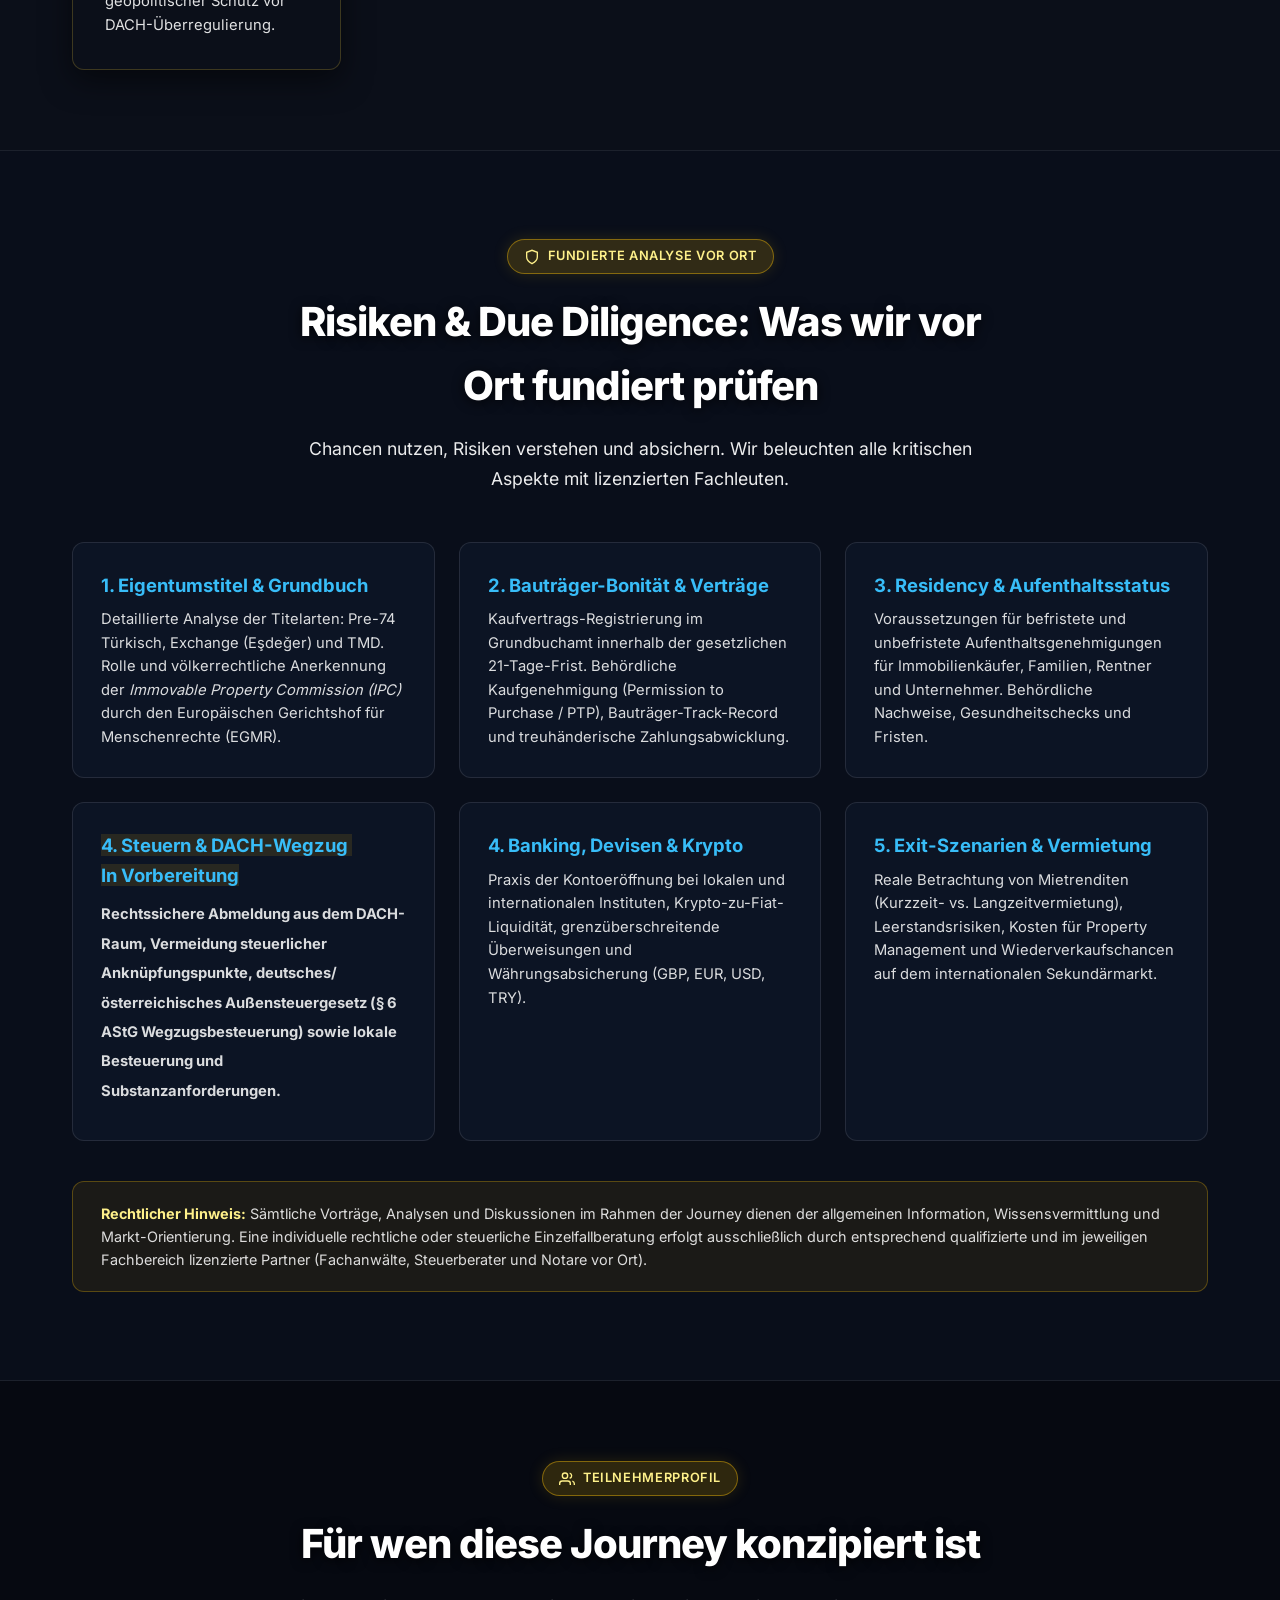
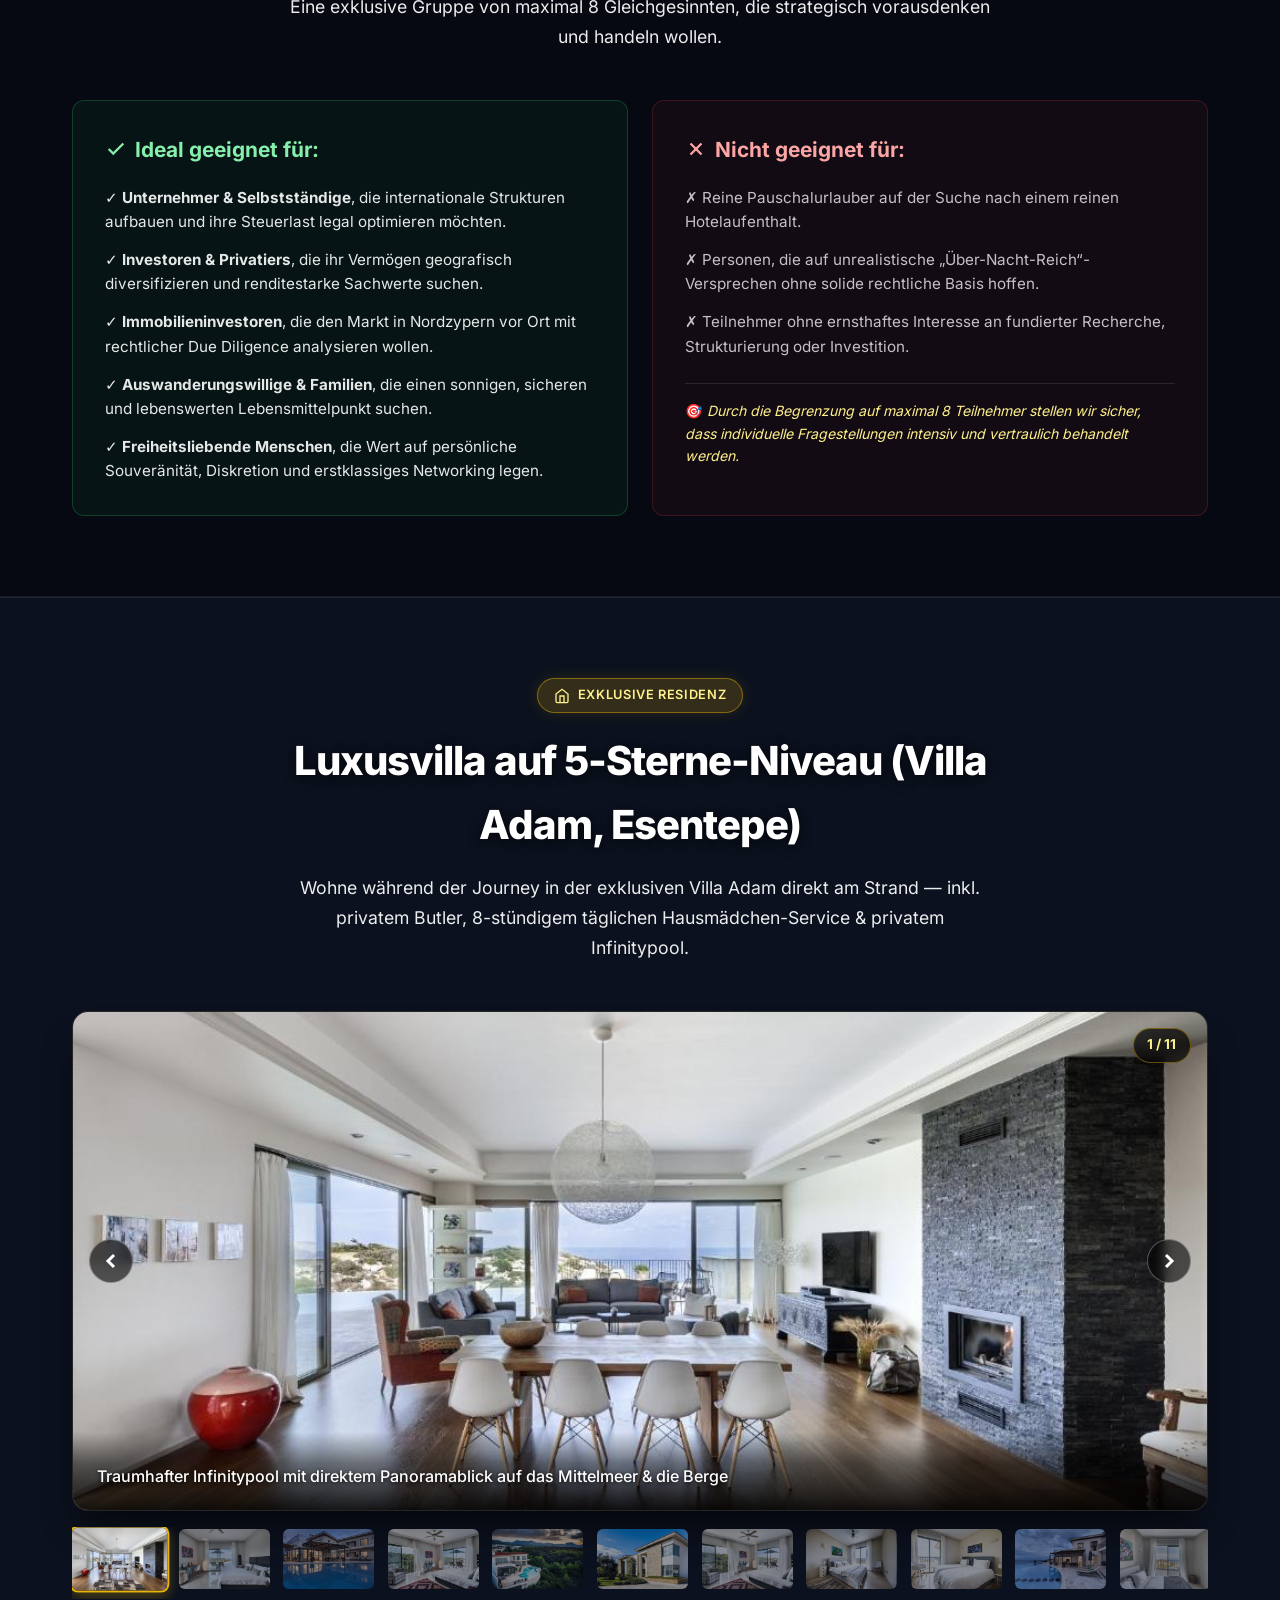
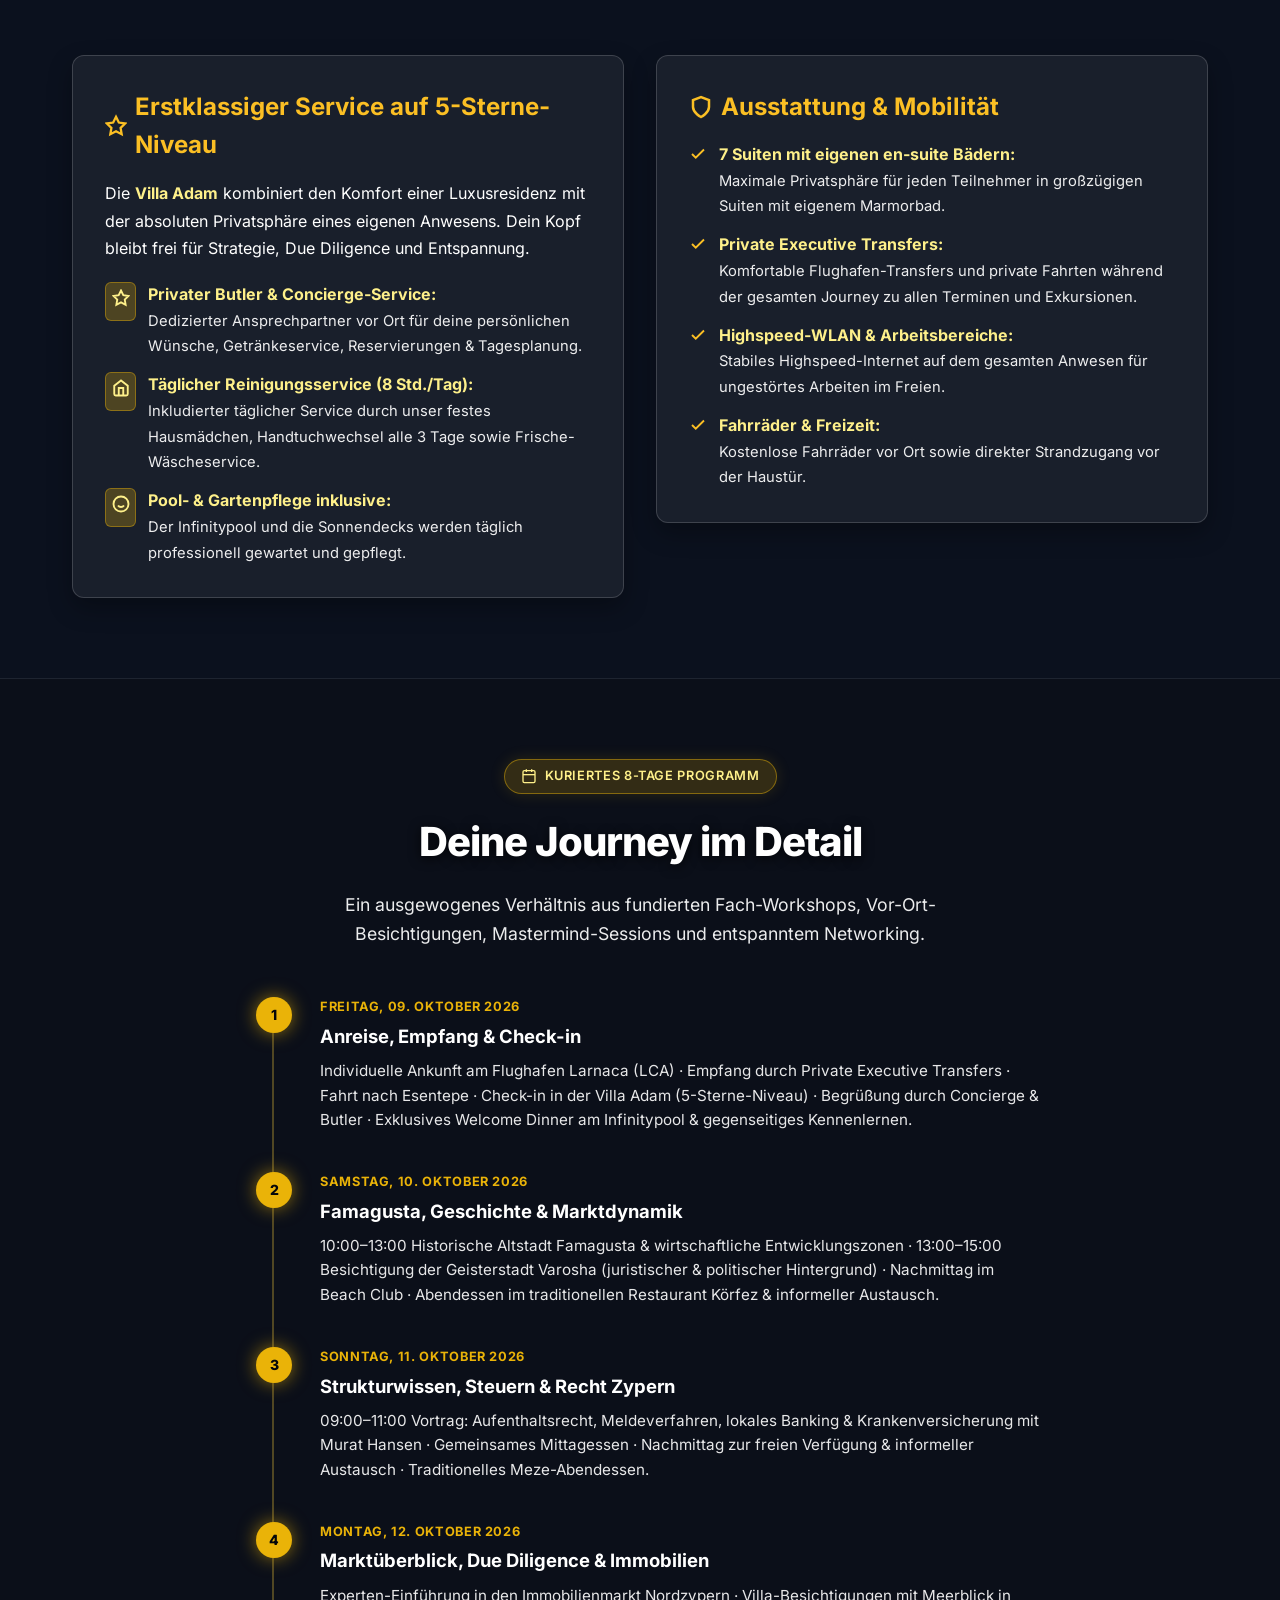
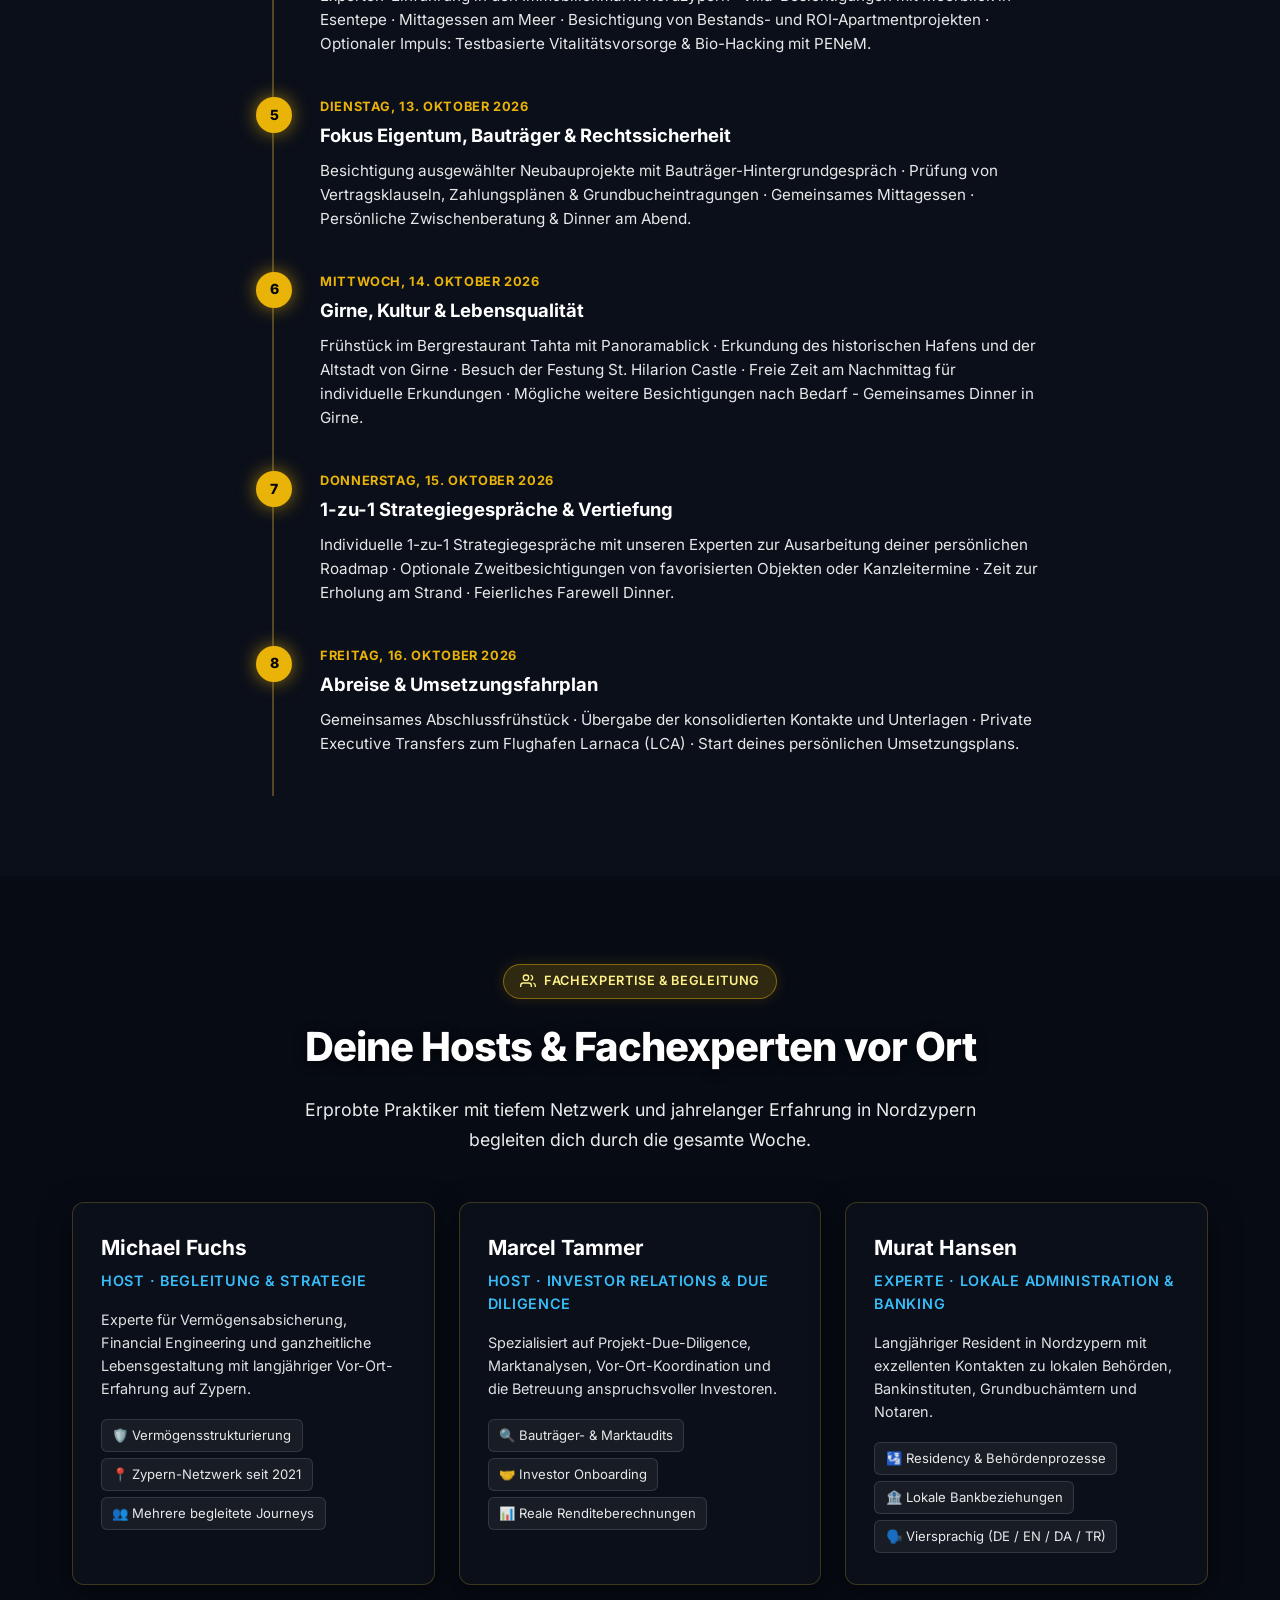
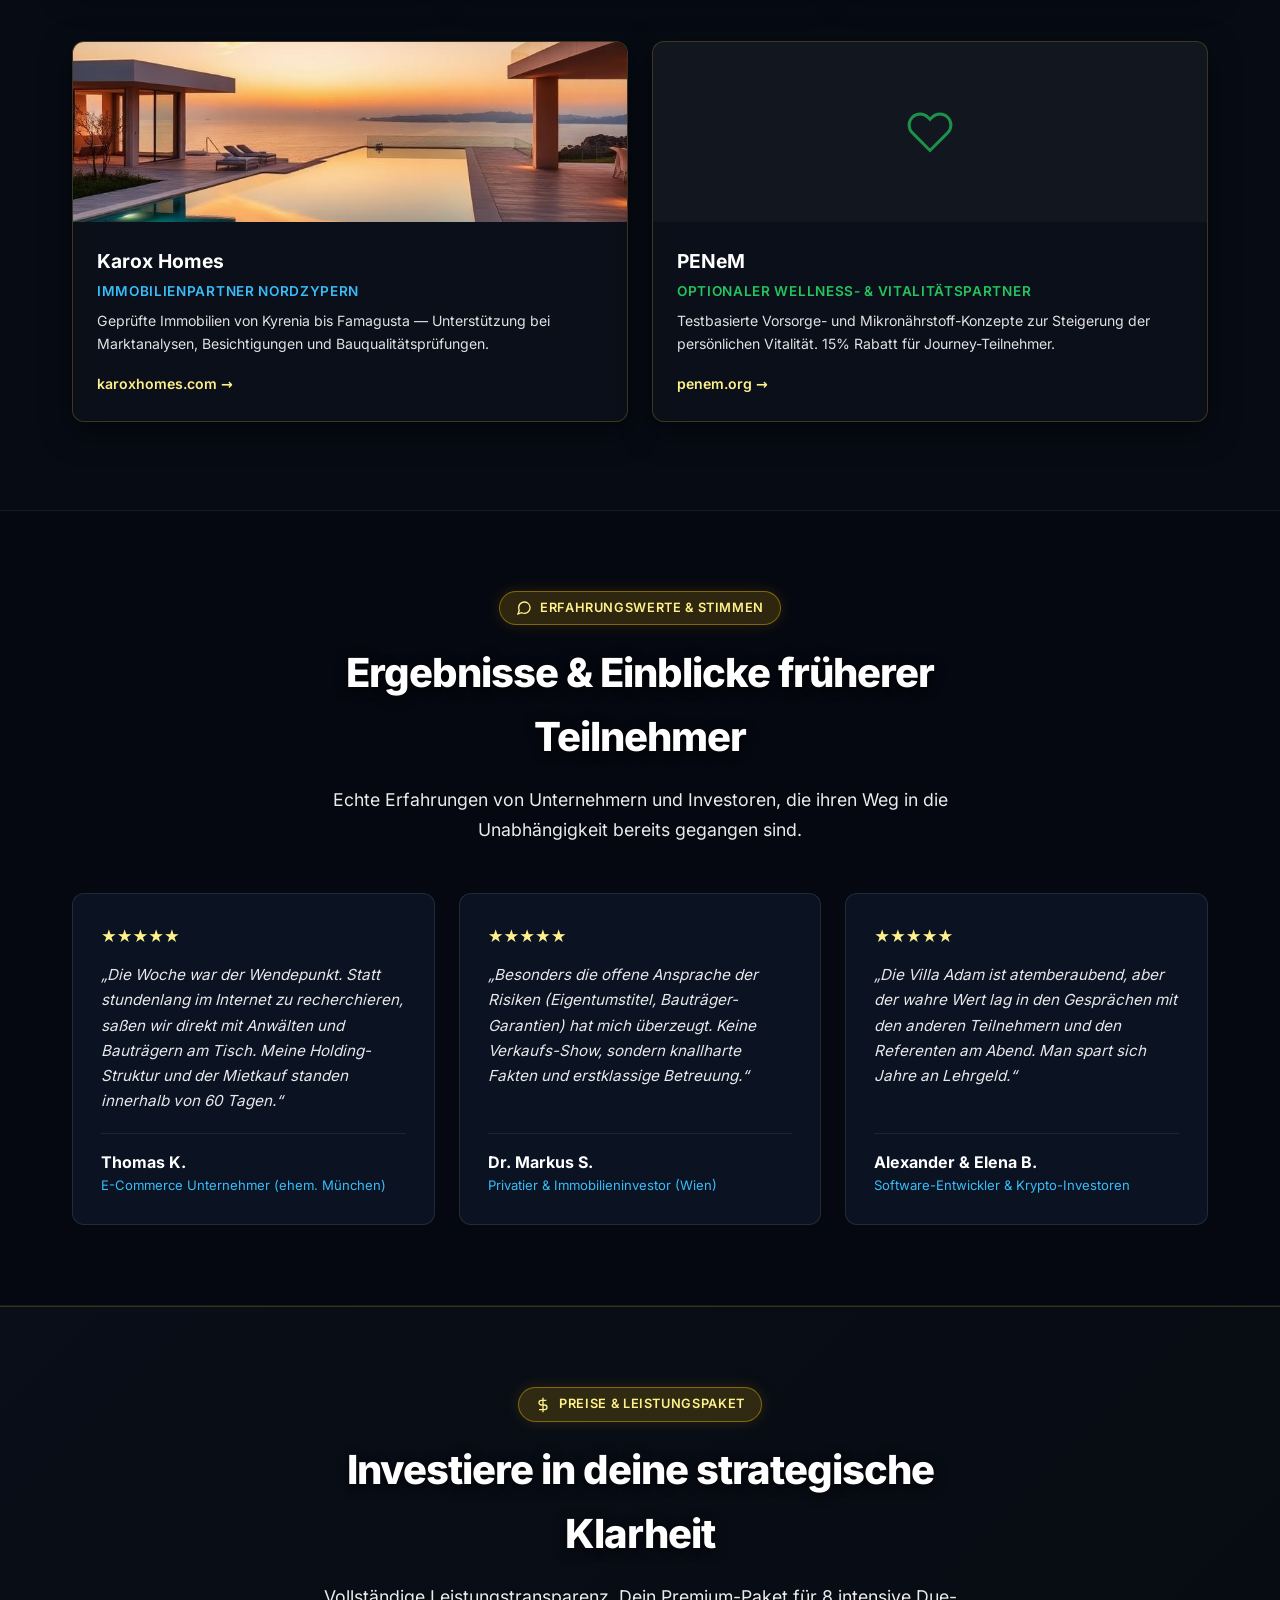
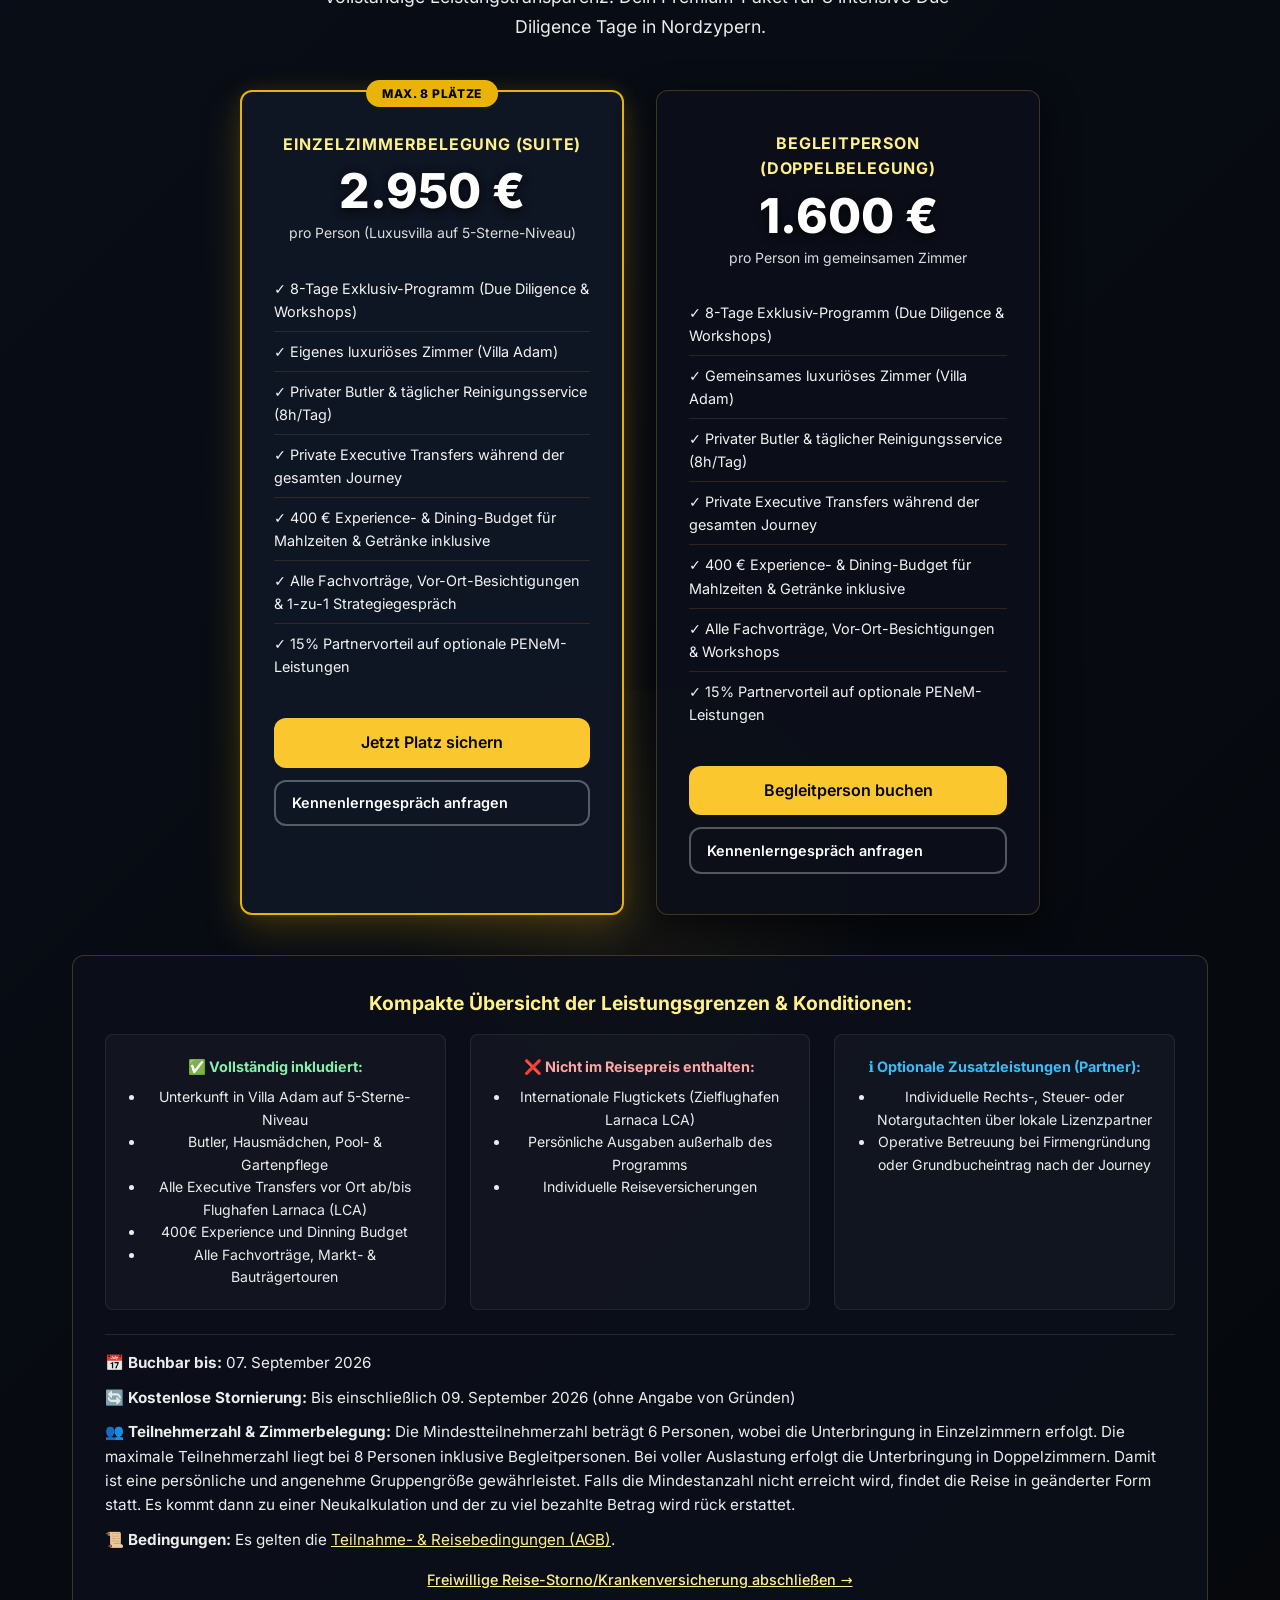
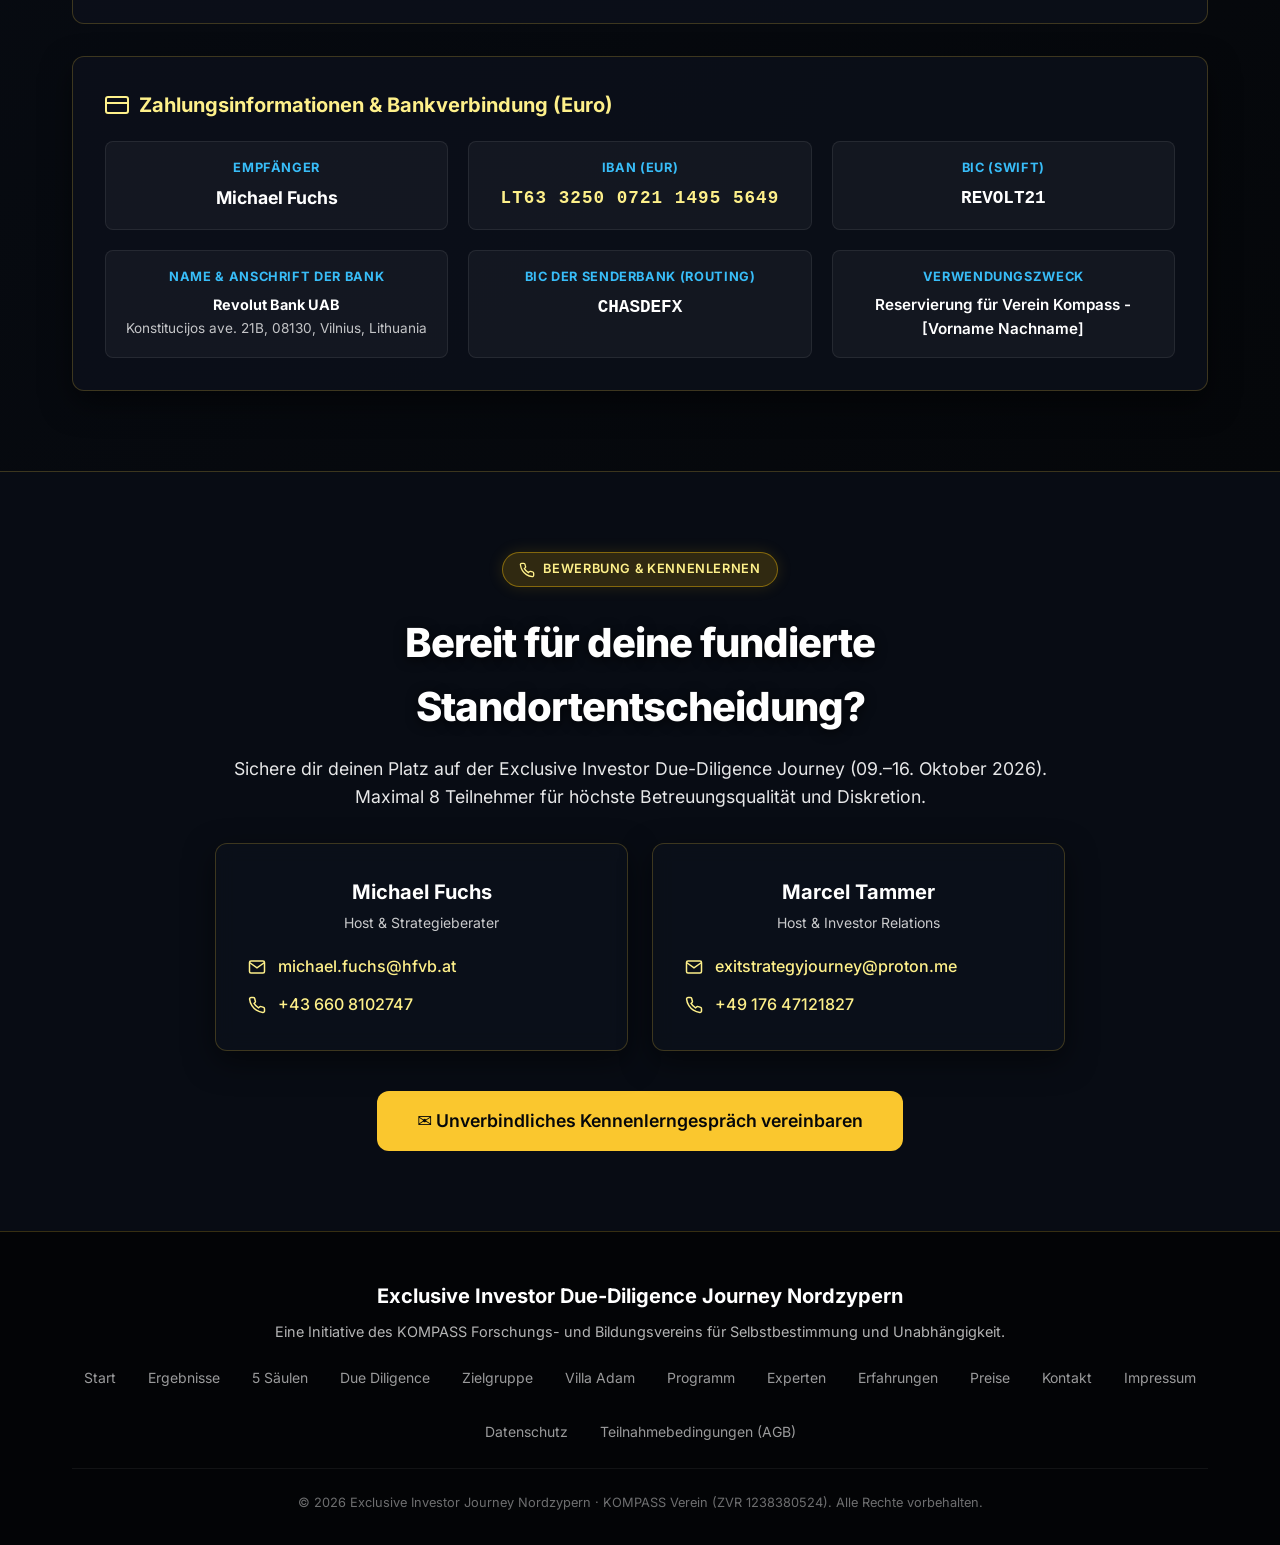
<file: journey.html>
<!DOCTYPE html>
<html lang="de" data-tp-bcm-channel-2-17-4="TokenPocket:hP9S0GXSKHI0j8SMOmiXG"><head>
  <meta charset="UTF-8">
  <meta name="viewport" content="width=device-width, initial-scale=1.0">
  <title>Exclusive Investor Due-Diligence Journey Nordzypern | 09.–16. Oktober 2026</title>
  <meta name="description" content="8 Tage. Eine persönliche Standortstrategie. Direkter Zugang zu Experten, Projekten und Entscheidern. Nordzypern als Investor fundiert prüfen. Max. 8 Teilnehmer.">
  <meta name="author" content="Investor Journey Nordzypern — KOMPASS Verein">
  <meta name="keywords" content="Nordzypern, Investor Journey, Due Diligence, Immobilien, Steuerresidenz, Firmenstrukturierung, Auswandern, Relocation, Villa Adam">
  <meta property="og:title" content="Exclusive Investor Due-Diligence Journey Nordzypern">
  <meta property="og:description" content="Keine Verkaufsreise. Eine fundierte Due-Diligence Journey – Chancen, Risiken und konkrete Optionen vor Ort prüfen. 09.–16. Oktober 2026.">
  <meta property="og:type" content="website">
  <meta property="og:image" content="assets/journey-hero-new.jpg">
  <link rel="stylesheet" href="style.css">
  <style>
    /* Custom Journey Enhancements */
    .hero-bg {
      background: url('assets/journey-hero-new.jpg') center/cover no-repeat !important;
    }
    .hero-badge-highlight {
      background: rgba(234, 179, 8, 0.2);
      border: 1px solid rgba(234, 179, 8, 0.5);
      color: #fef08a;
      box-shadow: 0 0 20px rgba(234, 179, 8, 0.15);
    }
    .outcome-card {
      background: rgba(12, 18, 32, 0.85);
      border: 1px solid rgba(212, 175, 55, 0.22);
      border-radius: 12px;
      padding: 1.75rem;
      transition: all 0.3s ease;
      box-shadow: 0 10px 25px rgba(0,0,0,0.3);
    }
    .outcome-card:hover {
      transform: translateY(-4px);
      border-color: rgba(212, 175, 55, 0.5);
      box-shadow: 0 15px 35px rgba(212, 175, 55, 0.12);
    }
    .outcome-number {
      display: inline-flex;
      align-items: center;
      justify-content: center;
      width: 32px;
      height: 32px;
      border-radius: 8px;
      background: rgba(234, 179, 8, 0.2);
      color: #fef08a;
      font-weight: 800;
      font-size: 0.9rem;
      border: 1px solid rgba(234, 179, 8, 0.4);
      margin-bottom: 1rem;
    }
    .dd-grid {
      display: grid;
      grid-template-columns: repeat(auto-fit, minmax(320px, 1fr));
      gap: 1.5rem;
    }
    .dd-card {
      background: rgba(15, 23, 42, 0.7);
      border: 1px solid rgba(255, 255, 255, 0.1);
      border-radius: 12px;
      padding: 1.75rem;
      transition: all 0.3s ease;
    }
    .dd-card:hover {
      border-color: rgba(56, 189, 248, 0.4);
      background: rgba(15, 23, 42, 0.9);
      box-shadow: 0 10px 30px rgba(0,0,0,0.4);
    }
    .credential-pill {
      display: inline-flex;
      align-items: center;
      gap: 0.4rem;
      background: rgba(255,255,255,0.06);
      border: 1px solid rgba(255,255,255,0.12);
      border-radius: 6px;
      padding: 0.3rem 0.65rem;
      font-size: 0.82rem;
      color: rgba(255,255,255,0.9);
      margin: 0.2rem 0.2rem 0.2rem 0;
    }
    .disclaimer-box {
      background: rgba(234, 179, 8, 0.08);
      border: 1px solid rgba(234, 179, 8, 0.3);
      border-radius: 12px;
      padding: 1.25rem 1.75rem;
      margin-top: 2.5rem;
      font-size: 0.9rem;
      line-height: 1.6;
      color: rgba(255,255,255,0.85);
    }
    .target-box {
      display: grid;
      grid-template-columns: 1fr 1fr;
      gap: 1.5rem;
    }
    @media (max-width: 768px) {
      .target-box { grid-template-columns: 1fr; }
      .cards-grid { grid-template-columns: 1fr !important; }
      .cards-grid.three-col { grid-template-columns: 1fr !important; }
      .hero-stats { flex-wrap: wrap; gap: 1.5rem; }
    }
  </style>
</head>
<body class="theme-side-a">

<!-- ===== HERO ===== -->
<section class="hero" id="hero">
  <div class="hero-bg"></div>
  <div class="hero-overlay"></div>
  <div class="hero-content">
    <div class="hero-badge hero-badge-highlight">
      <svg width="18" height="18" viewBox="0 0 24 24" fill="none" stroke="currentColor" stroke-width="2" stroke-linecap="round" stroke-linejoin="round"><polygon points="12 2 15.09 8.26 22 9.27 17 14.14 18.18 21.02 12 17.77 5.82 21.02 7 14.14 2 9.27 8.91 8.26 12 2"></polygon></svg>
      09. – 16. Oktober 2026 · Girne &amp; Famagusta · Maximal 8 ausgewählte Teilnehmer
    </div>
    <h1 class="">Exclusive Investor Due-Diligence Journey nach <span class="gold">Nordzypern</span></h1>
    <p style="font-size: 1.3rem; max-width: 720px; font-weight: 500; color: #f8fafc; margin-bottom: 0.75rem;" class="">
      8 Tage. Eine persönliche Standortstrategie. Direkter Zugang zu Experten, Projekten und Entscheidern. Nordzypern nicht nur erleben – sondern als Investor fundiert prüfen.
    </p>
    <p style="font-size: 1rem; color: #fef08a; max-width: 680px; margin: 0 auto 2rem; font-weight: 500; background: rgba(0,0,0,0.4); padding: 0.5rem 1rem; border-radius: 8px; border: 1px solid rgba(234,179,8,0.25);" class="">
      🛡️ <strong class="">Keine Verkaufsreise.</strong> Eine Investor Due-Diligence Journey – Chancen, Risiken und konkrete Optionen vor Ort prüfen. Untergebracht in einer Luxusvilla auf 5-Sterne-Niveau (Villa Adam) inkl. Butler- &amp; Hausmädchen-Service sowie Private Executive Transfers.
    </p>
    <div class="hero-buttons">
      <a href="#preise" class="btn btn-primary">
        <svg width="18" height="18" viewBox="0 0 24 24" fill="none" stroke="currentColor" stroke-width="2" stroke-linecap="round" stroke-linejoin="round"><path d="M19 21l-7-5-7 5V5a2 2 0 0 1 2-2h10a2 2 0 0 1 2 2z"></path></svg>
        Jetzt Platz sichern
      </a>
      <a href="#kontakt" class="btn btn-outline" style="background: rgba(255,255,255,0.08); border-color: rgba(254,240,138,0.6); color: #fef08a;">
        <svg width="18" height="18" viewBox="0 0 24 24" fill="none" stroke="currentColor" stroke-width="2" stroke-linecap="round" stroke-linejoin="round"><path d="M21 15a2 2 0 0 1-2 2H7l-4 4V5a2 2 0 0 1 2-2h14a2 2 0 0 1 2 2z"></path></svg>
        Kennenlerngespräch anfragen
      </a>
      <a href="#outcomes" class="btn btn-outline">
        <svg width="18" height="18" viewBox="0 0 24 24" fill="none" stroke="currentColor" stroke-width="2" stroke-linecap="round" stroke-linejoin="round"><rect x="3" y="4" width="18" height="18" rx="2" ry="2"></rect><line x1="16" y1="2" x2="16" y2="6"></line><line x1="8" y1="2" x2="8" y2="6"></line><line x1="3" y1="10" x2="21" y2="10"></line></svg>
        Ergebnisse ansehen
      </a>
    </div>
    <div class="hero-stats">
      <div class="hero-stat">
        <div class="hero-stat-value">8</div>
        <div class="hero-stat-label">Tage Intensiv-Programm</div>
      </div>
      <div class="hero-stat">
        <div class="hero-stat-value">Max. 8</div>
        <div class="hero-stat-label">Ausgewählte Teilnehmer</div>
      </div>
      <div class="hero-stat">
        <div class="hero-stat-value">5</div>
        <div class="hero-stat-label">Freiheits-Säulen</div>
      </div>
      <div class="hero-stat">
        <div class="hero-stat-value">5-Sterne-Niveau</div>
        <div class="hero-stat-label">Villa Adam &amp; Executive Transfer</div>
      </div>
    </div>
  </div>
</section>

<!-- ===== WAS DU NACH 8 TAGEN MITNIMMST (OUTCOMES) ===== -->
<section id="outcomes" style="background: #070a12; color: #ffffff; padding: 5.5rem 0; border-bottom: 1px solid rgba(255,255,255,0.08);">
  <div class="container">
    <div class="section-header fade-in visible">
      <div class="section-badge">
        <svg width="16" height="16" viewBox="0 0 24 24" fill="none" stroke="currentColor" stroke-width="2"><polyline points="20 6 9 17 4 12"></polyline></svg>
        Greifbare Ergebnisse
      </div>
      <h2 class="section-title">Was du nach 8 Tagen mit nach Hause nimmst</h2>
      <p class="section-subtitle">Keine unverbindlichen Eindrücke, sondern ein vollständiges, belastbares Fundament für deine persönliche und geschäftliche Zukunftsentscheidung.</p>
    </div>

    <div class="cards-grid" style="grid-template-columns: repeat(auto-fit, minmax(320px, 1fr)); gap: 1.5rem;">
      <!-- Outcome 1 -->
      <div class="outcome-card fade-in visible">
        <div class="outcome-number">1</div>
        <h3 style="font-size: 1.25rem; color: #fef08a; margin-bottom: 0.6rem;" class="">🗺️ Persönliche Standort- &amp; Relocation-Roadmap</h3>
        <p style="color: rgba(255,255,255,0.85); font-size: 0.95rem; line-height: 1.65;" class="">
          Dein individueller Schritt-für-Schritt Fahrplan für Wohnsitzverlagerung, Aufenthaltsstatus (Residency) und private Lebensgestaltung am Mittelmeer mit klaren Fristen und behördlichen Voraussetzungen.
        </p>
      </div>

      <!-- Outcome 2 -->
      

      <!-- Outcome 3 -->
      <div class="outcome-card fade-in visible">
        <div class="outcome-number">3</div>
        <h3 style="font-size: 1.25rem; color: #fef08a; margin-bottom: 0.6rem;" class="">🏦 Geprüfte Banking- &amp; Expertenkontakte vor Ort</h3>
        <p style="color: rgba(255,255,255,0.85); font-size: 0.95rem; line-height: 1.65;" class="">
          Direkter persönlicher Zugang zu lizenzierten deutsch- und englischsprachigen Rechtsanwälten, Notaren, Steuerberatern, lokalen Bankern und erprobten Dienstleistern.
        </p>
      </div>

      <!-- Outcome 4 -->
      <div class="outcome-card fade-in visible">
        <div class="outcome-number">4</div>
        <h3 style="font-size: 1.25rem; color: #fef08a; margin-bottom: 0.6rem;" class="">🏢 Immobilien-Shortlist mit ROI- &amp; Risiko-Betrachtung</h3>
        <p style="color: rgba(255,255,255,0.85); font-size: 0.95rem; line-height: 1.65;" class="">
          Unabhängig vorselektierte Bestands- und Neubau-Projekte inklusive Prüfung von Eigentumstiteln (Pre-74, Exchange), Bauträger-Bonität, realen Mietrenditen und Wiederverkaufschancen.
        </p>
      </div>

      <!-- Outcome 5 -->
      <div class="outcome-card fade-in visible" style="grid-column: 1 / -1; background: linear-gradient(135deg, rgba(12, 18, 32, 0.95) 0%, rgba(30, 41, 59, 0.8) 100%); border-color: rgba(234, 179, 8, 0.45);">
        <div class="outcome-number" style="background: var(--gold); color: #05070a;">5</div>
        <h3 style="font-size: 1.3rem; color: #fef08a; margin-bottom: 0.6rem;" class="">🤝 1-zu-1 Strategiegespräch &amp; konkreter Umsetzungsplan</h3>
        <p style="color: rgba(255,255,255,0.9); font-size: 1rem; line-height: 1.7;" class="">
          Gemeinsames persönliches Abschluss-Review zur Klärung deiner individuellen Fragestellungen: Von Timing und Kapitalfluss über Bankkonten bis hin zur finalen Exit- &amp; Ansiedlungsentscheidung.
        </p>
      </div>
    </div>
  </div>
</section>

<!-- ===== FÜNF SÄULEN DER FREIHEIT ===== -->
<section id="saeulen" style="background: var(--muted-bg);">
  <div class="container">
    <div class="section-header fade-in visible">
      <div class="section-badge">
        <svg width="16" height="16" viewBox="0 0 24 24" fill="none" stroke="currentColor" stroke-width="2"><polyline points="23 6 13.5 15.5 8.5 10.5 1 18"></polyline><polyline points="17 6 23 6 23 12"></polyline></svg>
        Ganzheitliche Souveränität
      </div>
      <h2 class="section-title" style="color: #0f172a;">Die 5 Säulen deiner Freiheit</h2>
      <p class="section-subtitle" style="color: #334155;">Unsere Investor Journey verbindet die fünf Kernbereiche der EXIT Strategy zu einem harmonischen Gesamtkonzept am Mittelmeer.</p>
    </div>
    <div class="cards-grid" style="grid-template-columns: repeat(auto-fit, minmax(220px, 1fr)); gap: 1.25rem;">
      <!-- Säule 1: Finanzen -->
      <div class="card fade-in visible" style="background:#ffffff; border:1px solid #e2e8f0;">
        <div class="card-icon gold">
          <svg width="24" height="24" viewBox="0 0 24 24" fill="none" stroke="currentColor" stroke-width="2"><line x1="12" y1="1" x2="12" y2="23"></line><path d="M17 5H9.5a3.5 3.5 0 0 0 0 7h5a3.5 3.5 0 0 1 0 7H6"></path></svg>
        </div>
        <h3 style="color:#0f172a;" class="">1. Finanzen &amp; Steuern</h3>
        <p style="color:#475569; font-size:0.92rem;" class="">Steuerresidenz, internationale Bankstrukturen, Vermögensschutz und Krypto-Custody in einer attraktiven Jurisdiktion.</p>
      </div>
      <!-- Säule 2: Raum -->
      <div class="card fade-in visible" style="background:#ffffff; border:1px solid #e2e8f0;">
        <div class="card-icon blue">
          <svg width="24" height="24" viewBox="0 0 24 24" fill="none" stroke="currentColor" stroke-width="2"><path d="M3 9l9-7 9 7v11a2 2 0 0 1-2 2H5a2 2 0 0 1-2-2z"></path><polyline points="9 22 9 12 15 12 15 22"></polyline></svg>
        </div>
        <h3 style="color:#0f172a;" class="">2. Raum &amp; Residenz</h3>
        <p style="color:#475569; font-size:0.92rem;" class="">Wohnsitznahme, geprüfte Premium-Immobilien und ein neuer Lebensmittelpunkt mit über 300 Sonnentagen pro Jahr.</p>
      </div>
      <!-- Säule 3: Gesundheit -->
      <div class="card fade-in visible" style="background:#ffffff; border:1px solid #e2e8f0;">
        <div class="card-icon green">
          <svg width="24" height="24" viewBox="0 0 24 24" fill="none" stroke="currentColor" stroke-width="2"><path d="M20.84 4.61a5.5 5.5 0 0 0-7.78 0L12 5.67l-1.06-1.06a5.5 5.5 0 0 0-7.78 7.78l1.06 1.06L12 21.23l7.78-7.78 1.06-1.06a5.5 5.5 0 0 0 0-7.78z"></path></svg>
        </div>
        <h3 style="color:#0f172a;" class="">3. Gesundheit &amp; Vitalität</h3>
        <p style="color:#475569; font-size:0.92rem;" class="">Stressreduktion, mediterranes Mikroklima, gesunde Ernährung und Zugang zu präventiven Gesundheitsimpulsen.</p>
      </div>
      <!-- Säule 4: Business -->
      
      <!-- Säule 5: Absicherung -->
      <div class="card fade-in visible" style="background:#ffffff; border:1px solid #e2e8f0;">
        <div class="card-icon" style="background: rgba(56, 189, 248, 0.15); color: #0284c7;">
          <svg width="24" height="24" viewBox="0 0 24 24" fill="none" stroke="currentColor" stroke-width="2"><path d="M12 22s8-4 8-10V5l-8-3-8 3v7c0 6 8 10 8 10z"></path></svg>
        </div>
        <h3 style="color:#0f172a;" class=""><h3 class="" style="color: rgb(15, 23, 42);">4. Business &amp; IP</h3><div class="">in Vorbereitung</div></h3>
        <p style="color:#475569; font-size:0.92rem;" class=""><span style="background-color: rgba(12, 16, 26, 0.9);" class="">Internationale Unternehmensstrukturierung, Remote Operations, Holding-Strukturen und ein starkes Unternehmer-Netzwerk.</span><div><br></div></p>
      </div><div class="card fade-in visible" style="background:#ffffff; border:1px solid #e2e8f0;">
        <div class="card-icon" style="background: rgba(56, 189, 248, 0.15); color: #0284c7;">
          <svg width="24" height="24" viewBox="0 0 24 24" fill="none" stroke="currentColor" stroke-width="2"><path d="M12 22s8-4 8-10V5l-8-3-8 3v7c0 6 8 10 8 10z"></path></svg>
        </div>
        <h3 style="color:#0f172a;" class="">5. Absicherung &amp; Plan B</h3>
        <p style="color:#475569; font-size:0.92rem;" class="">Flaggen-Theorie in der Praxis, Notfall-Residenzen, Dezentralisierung und geopolitischer Schutz vor DACH-Überregulierung.</p>
      </div>
    </div>
  </div>
</section>

<!-- ===== RISIKEN & DUE DILIGENCE (NEU) ===== -->
<section id="due-diligence" style="background: #090e1a; color: #ffffff; padding: 5.5rem 0; border-top: 1px solid rgba(255,255,255,0.08); border-bottom: 1px solid rgba(255,255,255,0.08);">
  <div class="container">
    <div class="section-header fade-in visible">
      <div class="section-badge" style="background: rgba(56, 189, 248, 0.15); color: #38bdf8; border-color: rgba(56, 189, 248, 0.35);">
        <svg width="16" height="16" viewBox="0 0 24 24" fill="none" stroke="currentColor" stroke-width="2"><path d="M12 22s8-4 8-10V5l-8-3-8 3v7c0 6 8 10 8 10z"></path></svg>
        Fundierte Analyse vor Ort
      </div>
      <h2 class="section-title">Risiken &amp; Due Diligence: Was wir vor Ort fundiert prüfen</h2>
      <p class="section-subtitle">Chancen nutzen, Risiken verstehen und absichern. Wir beleuchten alle kritischen Aspekte mit lizenzierten Fachleuten.</p>
    </div>

    <div class="dd-grid fade-in visible">
      <!-- 1. Eigentumstitel -->
      <div class="dd-card">
        <div style="font-size: 1.15rem; font-weight: 700; color: #38bdf8; margin-bottom: 0.5rem;" class="">1. Eigentumstitel &amp; Grundbuch</div>
        <p style="font-size: 0.92rem; color: rgba(255,255,255,0.85); line-height: 1.6;" class="">
          Detaillierte Analyse der Titelarten: Pre-74 Türkisch, Exchange (Eşdeğer) und TMD. Rolle und völkerrechtliche Anerkennung der <em class="">Immovable Property Commission (IPC)</em> durch den Europäischen Gerichtshof für Menschenrechte (EGMR).
        </p>
      </div>

      <!-- 2. Rechtlicher Rahmen & Bauträger -->
      <div class="dd-card">
        <div style="font-size: 1.15rem; font-weight: 700; color: #38bdf8; margin-bottom: 0.5rem;" class="">2. Bauträger-Bonität &amp; Verträge</div>
        <p style="font-size: 0.92rem; color: rgba(255,255,255,0.85); line-height: 1.6;" class="">
          Kaufvertrags-Registrierung im Grundbuchamt innerhalb der gesetzlichen 21-Tage-Frist. Behördliche Kaufgenehmigung (Permission to Purchase / PTP), Bauträger-Track-Record und treuhänderische Zahlungsabwicklung.
        </p>
      </div>

      <!-- 3. Residency & Status -->
      <div class="dd-card">
        <div style="font-size: 1.15rem; font-weight: 700; color: #38bdf8; margin-bottom: 0.5rem;" class="">3. Residency &amp; Aufenthaltsstatus</div>
        <p style="font-size: 0.92rem; color: rgba(255,255,255,0.85); line-height: 1.6;" class="">
          Voraussetzungen für befristete und unbefristete Aufenthaltsgenehmigungen für Immobilienkäufer, Familien, Rentner und Unternehmer. Behördliche Nachweise, Gesundheitschecks und Fristen.
        </p>
      </div>

      <!-- 4. Steuern & Compliance -->
      

      <!-- 5. Banking & Liquidität -->
      <div class="dd-card">
        <div style="font-size: 1.15rem; font-weight: 700; color: #38bdf8; margin-bottom: 0.5rem;" class=""><span style="background-color: rgba(234, 179, 8, 0.12);" class="">4. Steuern &amp; DACH-Wegzug&nbsp;</span><div><span style="background-color: rgba(234, 179, 8, 0.12);" class="">In Vorbereitung</span></div></div>
        <p style="font-size: 0.92rem; color: rgba(255,255,255,0.85); line-height: 1.6;" class=""><div class="" style="margin: 0px 0px 0.5rem; font-size: 1.15rem; font-weight: 700; color: rgb(56, 189, 248);"><span style="font-size: 0.92rem; color: rgba(255, 255, 255, 0.85);" class="">Rechtssichere Abmeldung aus dem DACH-Raum, Vermeidung steuerlicher Anknüpfungspunkte, deutsches/österreichisches Außensteuergesetz (§ 6 AStG Wegzugsbesteuerung) sowie lokale Besteuerung und Substanzanforderungen.</span></div></p>
      </div><div class="dd-card">
        <div style="font-size: 1.15rem; font-weight: 700; color: #38bdf8; margin-bottom: 0.5rem;" class="">4. Banking, Devisen &amp; Krypto</div>
        <p style="font-size: 0.92rem; color: rgba(255,255,255,0.85); line-height: 1.6;" class="">
          Praxis der Kontoeröffnung bei lokalen und internationalen Instituten, Krypto-zu-Fiat-Liquidität, grenzüberschreitende Überweisungen und Währungsabsicherung (GBP, EUR, USD, TRY).
        </p>
      </div>

      <!-- 6. Exit & Sekundärmarkt -->
      <div class="dd-card">
        <div style="font-size: 1.15rem; font-weight: 700; color: #38bdf8; margin-bottom: 0.5rem;" class="">5. Exit-Szenarien &amp; Vermietung</div>
        <p style="font-size: 0.92rem; color: rgba(255,255,255,0.85); line-height: 1.6;" class="">
          Reale Betrachtung von Mietrenditen (Kurzzeit- vs. Langzeitvermietung), Leerstandsrisiken, Kosten für Property Management und Wiederverkaufschancen auf dem internationalen Sekundärmarkt.
        </p>
      </div>
    </div>

    <!-- Disclaimer Box -->
    <div class="disclaimer-box fade-in visible">
      <strong style="color: #fef08a;" class="">Rechtlicher Hinweis:</strong> Sämtliche Vorträge, Analysen und Diskussionen im Rahmen der Journey dienen der allgemeinen Information, Wissensvermittlung und Markt-Orientierung. Eine individuelle rechtliche oder steuerliche Einzelfallberatung erfolgt ausschließlich durch entsprechend qualifizierte und im jeweiligen Fachbereich lizenzierte Partner (Fachanwälte, Steuerberater und Notare vor Ort).
    </div>
  </div>
</section>

<!-- ===== ZIELGRUPPENBLOCK (NEU) ===== -->
<section id="zielgruppe" style="background: #060911; color: #ffffff; padding: 5rem 0; border-bottom: 1px solid rgba(255,255,255,0.08);">
  <div class="container">
    <div class="section-header fade-in visible">
      <div class="section-badge">
        <svg width="16" height="16" viewBox="0 0 24 24" fill="none" stroke="currentColor" stroke-width="2"><path d="M17 21v-2a4 4 0 0 0-4-4H5a4 4 0 0 0-4 4v2"></path><circle cx="9" cy="7" r="4"></circle><path d="M23 21v-2a4 4 0 0 0-3-3.87"></path><path d="M16 3.13a4 4 0 0 1 0 7.75"></path></svg>
        Teilnehmerprofil
      </div>
      <h2 class="section-title">Für wen diese Journey konzipiert ist</h2>
      <p class="section-subtitle">Eine exklusive Gruppe von maximal 8 Gleichgesinnten, die strategisch vorausdenken und handeln wollen.</p>
    </div>

    <div class="target-box fade-in visible">
      <!-- Ideal geeignet -->
      <div style="background: rgba(34, 197, 94, 0.06); border: 1px solid rgba(34, 197, 94, 0.25); border-radius: 12px; padding: 2rem;">
        <h3 style="color: #86efac; font-size: 1.3rem; margin-bottom: 1.25rem; display: flex; align-items: center; gap: 0.5rem;" class="">
          <svg width="22" height="22" viewBox="0 0 24 24" fill="none" stroke="currentColor" stroke-width="2.5"><polyline points="20 6 9 17 4 12"></polyline></svg>
          Ideal geeignet für:
        </h3>
        <ul style="list-style: none; padding: 0; display: flex; flex-direction: column; gap: 0.85rem; font-size: 0.95rem; color: rgba(255,255,255,0.9);">
          <li class="">✓ <strong class="">Unternehmer &amp; Selbstständige</strong>, die internationale Strukturen aufbauen und ihre Steuerlast legal optimieren möchten.</li>
          <li class="">✓ <strong class="">Investoren &amp; Privatiers</strong>, die ihr Vermögen geografisch diversifizieren und renditestarke Sachwerte suchen.</li>
          <li class="">✓ <strong class="">Immobilieninvestoren</strong>, die den Markt in Nordzypern vor Ort mit rechtlicher Due Diligence analysieren wollen.</li>
          <li class="">✓ <strong class="">Auswanderungswillige &amp; Familien</strong>, die einen sonnigen, sicheren und lebenswerten Lebensmittelpunkt suchen.</li>
          <li class="">✓ <strong class="">Freiheitsliebende Menschen</strong>, die Wert auf persönliche Souveränität, Diskretion und erstklassiges Networking legen.</li>
        </ul>
      </div>

      <!-- Nicht geeignet -->
      <div style="background: rgba(239, 68, 68, 0.05); border: 1px solid rgba(239, 68, 68, 0.2); border-radius: 12px; padding: 2rem;">
        <h3 style="color: #fca5a5; font-size: 1.3rem; margin-bottom: 1.25rem; display: flex; align-items: center; gap: 0.5rem;" class="">
          <svg width="22" height="22" viewBox="0 0 24 24" fill="none" stroke="currentColor" stroke-width="2.5"><line x1="18" y1="6" x2="6" y2="18"></line><line x1="6" y1="6" x2="18" y2="18"></line></svg>
          Nicht geeignet für:
        </h3>
        <ul style="list-style: none; padding: 0; display: flex; flex-direction: column; gap: 0.85rem; font-size: 0.95rem; color: rgba(255,255,255,0.75);">
          <li class="">✗ Reine Pauschalurlauber auf der Suche nach einem reinen Hotelaufenthalt.</li>
          <li class="">✗ Personen, die auf unrealistische „Über-Nacht-Reich“-Versprechen ohne solide rechtliche Basis hoffen.</li>
          <li class="">✗ Teilnehmer ohne ernsthaftes Interesse an fundierter Recherche, Strukturierung oder Investition.</li>
        </ul>
        <div style="margin-top: 1.5rem; padding-top: 1rem; border-top: 1px solid rgba(255,255,255,0.1); font-size: 0.88rem; color: #fef08a;" class="">
          🎯 <em class="">Durch die Begrenzung auf maximal 8 Teilnehmer stellen wir sicher, dass individuelle Fragestellungen intensiv und vertraulich behandelt werden.</em>
        </div>
      </div>
    </div>
  </div>
</section>

<!-- ===== UNTERKUNFT VILLA ADAM ===== -->
<section id="unterkunft" style="background: #0b111e; color: #ffffff; padding: 5rem 0; border-top: 1px solid rgba(255,255,255,0.08); border-bottom: 1px solid rgba(255,255,255,0.08);">
  <div class="container">
    <div class="section-header fade-in visible">
      <div class="section-badge">
        <svg width="16" height="16" viewBox="0 0 24 24" fill="none" stroke="currentColor" stroke-width="2"><path d="M3 9l9-7 9 7v11a2 2 0 0 1-2 2H5a2 2 0 0 1-2-2z"></path><polyline points="9 22 9 12 15 12 15 22"></polyline></svg>
        Exklusive Residenz
      </div>
      <h2 class="section-title">Luxusvilla auf 5-Sterne-Niveau (Villa Adam, Esentepe)</h2>
      <p class="section-subtitle">Wohne während der Journey in der exklusiven Villa Adam direkt am Strand — inkl. privatem Butler, 8-stündigem täglichen Hausmädchen-Service &amp; privatem Infinitypool.</p>
    </div>
    
    <!-- SLIDESHOW GALERIE -->
    <div class="villa-slideshow-container fade-in visible" style="margin-bottom: 3.5rem;">
      <div class="slideshow-main-wrapper" style="position: relative; width: 100%; height: 500px; border-radius: 16px; overflow: hidden; border: 1px solid rgba(255,255,255,0.15); box-shadow: 0 25px 35px -10px rgba(0,0,0,0.6); background: #000;">
        <div class="slides-track" id="villaSlidesTrack" style="display: flex; height: 100%; transition: transform 0.5s cubic-bezier(0.25, 1, 0.5, 1); transform: translateX(0%);">
          <div class="slide" style="min-width: 100%; height: 100%; position: relative;">
            <img src="assets/villa-adam/villa-adam-01.jpeg" alt="Villa Adam Infinitypool &amp; Meerblick" style="width: 100%; height: 100%; object-fit: cover;">
            <div class="slide-caption">Traumhafter Infinitypool mit direktem Panoramablick auf das Mittelmeer &amp; die Berge</div>
          </div>
          <div class="slide" style="min-width: 100%; height: 100%; position: relative;">
            <img src="assets/villa-adam/villa-adam-02.jpeg" alt="Villa Adam Außenbereich &amp; Terrasse" style="width: 100%; height: 100%; object-fit: cover;">
            <div class="slide-caption">Großzügiges Sonnendeck &amp; Loungebereich für Abende im Kreis von Gleichgesinnten</div>
          </div>
          <div class="slide" style="min-width: 100%; height: 100%; position: relative;">
            <img src="assets/villa-adam/villa-adam-03.jpg" alt="Villa Adam Offener Wohnbereich" style="width: 100%; height: 100%; object-fit: cover;">
            <div class="slide-caption">Lichtdurchfluteter offener Wohn- &amp; Essbereich mit Luxus-Gourmetküche</div>
          </div>
          <div class="slide" style="min-width: 100%; height: 100%; position: relative;">
            <img src="assets/villa-adam/villa-adam-04.jpeg" alt="Villa Adam Schlafzimmer Suite" style="width: 100%; height: 100%; object-fit: cover;">
            <div class="slide-caption">7 exklusive Suiten mit eigenem en-suite Badezimmer &amp; Meerblick</div>
          </div>
          <div class="slide" style="min-width: 100%; height: 100%; position: relative;">
            <img src="assets/villa-adam/villa-adam-05.jpeg" alt="Villa Adam Panoramalage" style="width: 100%; height: 100%; object-fit: cover;">
            <div class="slide-caption">Einzigartige Strand-Bestlage in Esentepe mit Berg- &amp; Meerespanorama</div>
          </div>
          <div class="slide" style="min-width: 100%; height: 100%; position: relative;">
            <img src="assets/villa-adam/villa-adam-06.jpeg" alt="Villa Adam Outdoor Dining" style="width: 100%; height: 100%; object-fit: cover;">
            <div class="slide-caption">Perfekt für gemeinsame Mastermind-Dinners &amp; BBQ am Pool</div>
          </div>
          <div class="slide" style="min-width: 100%; height: 100%; position: relative;">
            <img src="assets/villa-adam/villa-adam-07.jpeg" alt="Villa Adam Schlafzimmer Detail" style="width: 100%; height: 100%; object-fit: cover;">
            <div class="slide-caption">Höchster Schlafkomfort &amp; stilvolle Einrichtung auf 5-Sterne-Niveau</div>
          </div>
          <div class="slide" style="min-width: 100%; height: 100%; position: relative;">
            <img src="assets/villa-adam/villa-adam-08.jpeg" alt="Villa Adam Badezimmer" style="width: 100%; height: 100%; object-fit: cover;">
            <div class="slide-caption">Edle en-suite Marmor-Bäder mit Regenduschen</div>
          </div>
          <div class="slide" style="min-width: 100%; height: 100%; position: relative;">
            <img src="assets/villa-adam/villa-adam-09.jpeg" alt="Villa Adam Pool bei Nacht" style="width: 100%; height: 100%; object-fit: cover;">
            <div class="slide-caption">Stimmungsvolle Pool-Beleuchtung für nächtliches Schwimmen</div>
          </div>
          <div class="slide" style="min-width: 100%; height: 100%; position: relative;">
            <img src="assets/villa-adam/villa-adam-10.jpeg" alt="Villa Adam Strandnähe" style="width: 100%; height: 100%; object-fit: cover;">
            <div class="slide-caption">Direkter Zugang zum Mittelmeer &amp; erfrischende Meeresbrise</div>
          </div>
          <div class="slide" style="min-width: 100%; height: 100%; position: relative;">
            <img src="assets/villa-adam/villa-adam-11.jpeg" alt="Villa Adam Gesamtanwesen" style="width: 100%; height: 100%; object-fit: cover;">
            <div class="slide-caption">Villa Adam — Dein privates Refugium während der Due-Diligence Journey</div>
          </div>
        </div>

        <!-- Controls -->
        <button class="slideshow-btn prev-btn" onclick="moveVillaSlide(-1)" aria-label="Vorheriges Bild">
          <svg width="24" height="24" viewBox="0 0 24 24" fill="none" stroke="currentColor" stroke-width="3"><polyline points="15 18 9 12 15 6"></polyline></svg>
        </button>
        <button class="slideshow-btn next-btn" onclick="moveVillaSlide(1)" aria-label="Nächstes Bild">
          <svg width="24" height="24" viewBox="0 0 24 24" fill="none" stroke="currentColor" stroke-width="3"><polyline points="9 18 15 12 9 6"></polyline></svg>
        </button>
        
        <div class="slide-counter-badge" id="villaSlideCounter">1 / 11</div>
      </div>

      <!-- Thumbnails -->
      <div class="slideshow-thumbnails" id="villaThumbnails">
        <img src="assets/villa-adam/villa-adam-01.jpeg" class="thumb active" onclick="setVillaSlide(0)" alt="Thumb 1">
        <img src="assets/villa-adam/villa-adam-02.jpeg" class="thumb" onclick="setVillaSlide(1)" alt="Thumb 2">
        <img src="assets/villa-adam/villa-adam-03.jpg" class="thumb" onclick="setVillaSlide(2)" alt="Thumb 3">
        <img src="assets/villa-adam/villa-adam-04.jpeg" class="thumb" onclick="setVillaSlide(3)" alt="Thumb 4">
        <img src="assets/villa-adam/villa-adam-05.jpeg" class="thumb" onclick="setVillaSlide(4)" alt="Thumb 5">
        <img src="assets/villa-adam/villa-adam-06.jpeg" class="thumb" onclick="setVillaSlide(5)" alt="Thumb 6">
        <img src="assets/villa-adam/villa-adam-07.jpeg" class="thumb" onclick="setVillaSlide(6)" alt="Thumb 7">
        <img src="assets/villa-adam/villa-adam-08.jpeg" class="thumb" onclick="setVillaSlide(7)" alt="Thumb 8">
        <img src="assets/villa-adam/villa-adam-09.jpeg" class="thumb" onclick="setVillaSlide(8)" alt="Thumb 9">
        <img src="assets/villa-adam/villa-adam-10.jpeg" class="thumb" onclick="setVillaSlide(9)" alt="Thumb 10">
        <img src="assets/villa-adam/villa-adam-11.jpeg" class="thumb" onclick="setVillaSlide(10)" alt="Thumb 11">
      </div>
    </div>

    <!-- HIGHLIGHTS DETAILS GRID -->
    <div style="display: grid; grid-template-columns: repeat(auto-fit, minmax(320px, 1fr)); gap: 2rem; align-items: start;" class="fade-in visible">
      <div style="background: rgba(255,255,255,0.06); padding: 2rem; border-radius: 12px; border: 1px solid rgba(255,255,255,0.16); box-shadow: 0 10px 25px rgba(0,0,0,0.3);">
        <h3 style="font-size: 1.5rem; margin-bottom: 1rem; color: #fbbf24; display: flex; align-items: center; gap: 0.5rem;" class="">
          <svg width="24" height="24" viewBox="0 0 24 24" fill="none" stroke="#fbbf24" stroke-width="2.5"><polygon points="12 2 15.09 8.26 22 9.27 17 14.14 18.18 21.02 12 17.77 5.82 21.02 7 14.14 2 9.27 8.91 8.26 12 2"></polygon></svg>
          Erstklassiger Service auf 5-Sterne-Niveau
        </h3>
        <p style="margin-bottom: 1.25rem; line-height: 1.7; color: #ffffff;" class="">
          Die <strong style="color: #fef08a;" class="">Villa Adam</strong> kombiniert den Komfort einer Luxusresidenz mit der absoluten Privatsphäre eines eigenen Anwesens. Dein Kopf bleibt frei für Strategie, Due Diligence und Entspannung.
        </p>
        <ul style="list-style: none; padding: 0; display: flex; flex-direction: column; gap: 0.85rem;">
          <li style="display: flex; align-items: flex-start; gap: 0.75rem; color: #ffffff;" class="">
            <div style="background: rgba(234, 179, 8, 0.25); padding: 0.35rem; border-radius: 6px; flex-shrink: 0; border: 1px solid rgba(234, 179, 8, 0.4);">
              <svg width="18" height="18" viewBox="0 0 24 24" fill="none" stroke="#fef08a" stroke-width="2.5"><polygon points="12 2 15.09 8.26 22 9.27 17 14.14 18.18 21.02 12 17.77 5.82 21.02 7 14.14 2 9.27 8.91 8.26 12 2"></polygon></svg>
            </div>
            <div>
              <strong style="color: #fef08a;" class="">Privater Butler &amp; Concierge-Service:</strong><br>
              <span style="font-size: 0.92rem; color: rgba(255,255,255,0.92);" class="">Dedizierter Ansprechpartner vor Ort für deine persönlichen Wünsche, Getränkeservice, Reservierungen &amp; Tagesplanung.</span>
            </div>
          </li>
          <li style="display: flex; align-items: flex-start; gap: 0.75rem; color: #ffffff;" class="">
            <div style="background: rgba(234, 179, 8, 0.25); padding: 0.35rem; border-radius: 6px; flex-shrink: 0; border: 1px solid rgba(234, 179, 8, 0.4);">
              <svg width="18" height="18" viewBox="0 0 24 24" fill="none" stroke="#fef08a" stroke-width="2.5"><path d="M3 9l9-7 9 7v11a2 2 0 0 1-2 2H5a2 2 0 0 1-2-2z"></path><polyline points="9 22 9 12 15 12 15 22"></polyline></svg>
            </div>
            <div>
              <strong style="color: #fef08a;" class="">Täglicher Reinigungsservice (8 Std./Tag):</strong><br>
              <span style="font-size: 0.92rem; color: rgba(255,255,255,0.92);" class="">Inkludierter täglicher Service durch unser festes Hausmädchen, Handtuchwechsel alle 3 Tage sowie Frische-Wäscheservice.</span>
            </div>
          </li>
          <li style="display: flex; align-items: flex-start; gap: 0.75rem; color: #ffffff;" class="">
            <div style="background: rgba(234, 179, 8, 0.25); padding: 0.35rem; border-radius: 6px; flex-shrink: 0; border: 1px solid rgba(234, 179, 8, 0.4);">
              <svg width="18" height="18" viewBox="0 0 24 24" fill="none" stroke="#fef08a" stroke-width="2.5"><circle cx="12" cy="12" r="10"></circle><path d="M8 14s1.5 2 4 2 4-2 4-2"></path></svg>
            </div>
            <div>
              <strong style="color: #fef08a;" class="">Pool- &amp; Gartenpflege inklusive:</strong><br>
              <span style="font-size: 0.92rem; color: rgba(255,255,255,0.92);" class="">Der Infinitypool und die Sonnendecks werden täglich professionell gewartet und gepflegt.</span>
            </div>
          </li>
        </ul>
      </div>

      <div style="background: rgba(255,255,255,0.06); padding: 2rem; border-radius: 12px; border: 1px solid rgba(255,255,255,0.16); box-shadow: 0 10px 25px rgba(0,0,0,0.3);">
        <h3 style="font-size: 1.5rem; margin-bottom: 1rem; color: #fbbf24; display: flex; align-items: center; gap: 0.5rem;" class="">
          <svg width="24" height="24" viewBox="0 0 24 24" fill="none" stroke="#fbbf24" stroke-width="2.5"><path d="M12 22s8-4 8-10V5l-8-3-8 3v7c0 6 8 10 8 10z"></path></svg>
          Ausstattung &amp; Mobilität
        </h3>
        <ul style="list-style: none; padding: 0; display: flex; flex-direction: column; gap: 0.85rem;">
          <li style="display: flex; align-items: flex-start; gap: 0.75rem; color: #ffffff;" class="">
            <svg width="18" height="18" viewBox="0 0 24 24" fill="none" stroke="#fbbf24" stroke-width="2.5" style="margin-top: 3px; flex-shrink: 0;"><polyline points="20 6 9 17 4 12"></polyline></svg>
            <div>
              <strong style="color: #fef08a;" class="">7 Suiten mit eigenen en-suite Bädern:</strong><br>
              <span style="font-size: 0.92rem; color: rgba(255,255,255,0.92);" class="">Maximale Privatsphäre für jeden Teilnehmer in großzügigen Suiten mit eigenem Marmorbad.</span>
            </div>
          </li>
          <li style="display: flex; align-items: flex-start; gap: 0.75rem; color: #ffffff;" class="">
            <svg width="18" height="18" viewBox="0 0 24 24" fill="none" stroke="#fbbf24" stroke-width="2.5" style="margin-top: 3px; flex-shrink: 0;"><polyline points="20 6 9 17 4 12"></polyline></svg>
            <div>
              <strong style="color: #fef08a;" class="">Private Executive Transfers:</strong><br>
              <span style="font-size: 0.92rem; color: rgba(255,255,255,0.92);" class="">Komfortable Flughafen-Transfers und private Fahrten während der gesamten Journey zu allen Terminen und Exkursionen.</span>
            </div>
          </li>
          <li style="display: flex; align-items: flex-start; gap: 0.75rem; color: #ffffff;" class="">
            <svg width="18" height="18" viewBox="0 0 24 24" fill="none" stroke="#fbbf24" stroke-width="2.5" style="margin-top: 3px; flex-shrink: 0;"><polyline points="20 6 9 17 4 12"></polyline></svg>
            <div>
              <strong style="color: #fef08a;" class="">Highspeed-WLAN &amp; Arbeitsbereiche:</strong><br>
              <span style="font-size: 0.92rem; color: rgba(255,255,255,0.92);" class="">Stabiles Highspeed-Internet auf dem gesamten Anwesen für ungestörtes Arbeiten im Freien.</span>
            </div>
          </li>
          <li style="display: flex; align-items: flex-start; gap: 0.75rem; color: #ffffff;" class="">
            <svg width="18" height="18" viewBox="0 0 24 24" fill="none" stroke="#fbbf24" stroke-width="2.5" style="margin-top: 3px; flex-shrink: 0;"><polyline points="20 6 9 17 4 12"></polyline></svg>
            <div>
              <strong style="color: #fef08a;" class="">Fahrräder &amp; Freizeit:</strong><br>
              <span style="font-size: 0.92rem; color: rgba(255,255,255,0.92);" class="">Kostenlose Fahrräder vor Ort sowie direkter Strandzugang vor der Haustür.</span>
            </div>
          </li>
        </ul>
      </div>
    </div>
  </div>
</section>

<!-- ===== 8-TAGE PROGRAMM ===== -->
<section id="programm" style="background: var(--muted-bg);">
  <div class="container">
    <div class="section-header fade-in visible">
      <div class="section-badge">
        <svg width="16" height="16" viewBox="0 0 24 24" fill="none" stroke="currentColor" stroke-width="2"><rect x="3" y="4" width="18" height="18" rx="2" ry="2"></rect><line x1="16" y1="2" x2="16" y2="6"></line><line x1="8" y1="2" x2="8" y2="6"></line><line x1="3" y1="10" x2="21" y2="10"></line></svg>
        Kuriertes 8-Tage Programm
      </div>
      <h2 class="section-title" style="color: #0f172a;">Deine Journey im Detail</h2>
      <p class="section-subtitle" style="color: #334155;">Ein ausgewogenes Verhältnis aus fundierten Fach-Workshops, Vor-Ort-Besichtigungen, Mastermind-Sessions und entspanntem Networking.</p>
    </div>
    <div class="timeline">
      <!-- Tag 1 -->
      <div class="timeline-item fade-in visible">
        <div class="timeline-marker">1</div>
        <div class="timeline-date">Freitag, 09. Oktober 2026</div>
        <div class="timeline-title">Anreise, Empfang &amp; Check-in</div>
        <div class="timeline-desc">Individuelle Ankunft am Flughafen Larnaca (LCA) · Empfang durch Private Executive Transfers · Fahrt nach Esentepe · Check-in in der Villa Adam (5-Sterne-Niveau) · Begrüßung durch Concierge &amp; Butler · Exklusives Welcome Dinner am Infinitypool &amp; gegenseitiges Kennenlernen.</div>
      </div>
      <!-- Tag 2 -->
      <div class="timeline-item fade-in visible">
        <div class="timeline-marker">2</div>
        <div class="timeline-date">Samstag, 10. Oktober 2026</div>
        <div class="timeline-title">Famagusta, Geschichte &amp; Marktdynamik</div>
        <div class="timeline-desc">10:00–13:00 Historische Altstadt Famagusta &amp; wirtschaftliche Entwicklungszonen · 13:00–15:00 Besichtigung der Geisterstadt Varosha (juristischer &amp; politischer Hintergrund) · Nachmittag im Beach Club · Abendessen im traditionellen Restaurant Körfez &amp; informeller Austausch.</div>
      </div>
      <!-- Tag 3 -->
      <div class="timeline-item fade-in visible">
        <div class="timeline-marker">3</div>
        <div class="timeline-date">Sonntag, 11. Oktober 2026</div>
        <div class="timeline-title">Strukturwissen, Steuern &amp; Recht Zypern</div>
        <div class="timeline-desc">09:00–11:00 Vortrag: Aufenthaltsrecht, Meldeverfahren, lokales Banking &amp; Krankenversicherung mit Murat Hansen · Gemeinsames Mittagessen · Nachmittag zur freien Verfügung &amp; informeller Austausch · Traditionelles Meze-Abendessen.</div>
      </div>
      <!-- Tag 4 -->
      <div class="timeline-item fade-in visible">
        <div class="timeline-marker">4</div>
        <div class="timeline-date">Montag, 12. Oktober 2026</div>
        <div class="timeline-title">Marktüberblick, Due Diligence &amp; Immobilien</div>
        <div class="timeline-desc">Experten-Einführung in den Immobilienmarkt Nordzypern · Villa-Besichtigungen mit Meerblick in Esentepe · Mittagessen am Meer · Besichtigung von Bestands- und ROI-Apartmentprojekten · Optionaler Impuls: Testbasierte Vitalitätsvorsorge &amp; Bio-Hacking mit PENeM.</div>
      </div>
      <!-- Tag 5 -->
      <div class="timeline-item fade-in visible">
        <div class="timeline-marker">5</div>
        <div class="timeline-date">Dienstag, 13. Oktober 2026</div>
        <div class="timeline-title">Fokus Eigentum, Bauträger &amp; Rechtssicherheit</div>
        <div class="timeline-desc">Besichtigung ausgewählter Neubauprojekte mit Bauträger-Hintergrundgespräch · Prüfung von Vertragsklauseln, Zahlungsplänen &amp; Grundbucheintragungen · Gemeinsames Mittagessen · Persönliche Zwischenberatung &amp; Dinner am Abend.</div>
      </div>
      <!-- Tag 6 -->
      <div class="timeline-item fade-in visible">
        <div class="timeline-marker">6</div>
        <div class="timeline-date">Mittwoch, 14. Oktober 2026</div>
        <div class="timeline-title">Girne, Kultur &amp; Lebensqualität</div>
        <div class="timeline-desc">Frühstück im Bergrestaurant Tahta mit Panoramablick · Erkundung des historischen Hafens und der Altstadt von Girne · Besuch der Festung St. Hilarion Castle · Freie Zeit am Nachmittag für individuelle Erkundungen · Mögliche weitere Besichtigungen nach Bedarf - Gemeinsames Dinner in Girne.</div>
      </div>
      <!-- Tag 7 -->
      <div class="timeline-item fade-in visible">
        <div class="timeline-marker">7</div>
        <div class="timeline-date">Donnerstag, 15. Oktober 2026</div>
        <div class="timeline-title">1-zu-1 Strategiegespräche &amp; Vertiefung</div>
        <div class="timeline-desc">Individuelle 1-zu-1 Strategiegespräche mit unseren Experten zur Ausarbeitung deiner persönlichen Roadmap · Optionale Zweitbesichtigungen von favorisierten Objekten oder Kanzleitermine · Zeit zur Erholung am Strand · Feierliches Farewell Dinner.</div>
      </div>
      <!-- Tag 8 -->
      <div class="timeline-item fade-in visible">
        <div class="timeline-marker">8</div>
        <div class="timeline-date">Freitag, 16. Oktober 2026</div>
        <div class="timeline-title">Abreise &amp; Umsetzungsfahrplan</div>
        <div class="timeline-desc">Gemeinsames Abschlussfrühstück · Übergabe der konsolidierten Kontakte und Unterlagen · Private Executive Transfers zum Flughafen Larnaca (LCA) · Start deines persönlichen Umsetzungsplans.</div>
      </div>
    </div>
  </div>
</section>

<!-- ===== HOSTS & EXPERTEN VOR ORT ===== -->
<section id="partner" style="background: #070b14; color: #ffffff; padding: 5.5rem 0;">
  <div class="container">
    <div class="section-header fade-in visible">
      <div class="section-badge">
        <svg width="16" height="16" viewBox="0 0 24 24" fill="none" stroke="currentColor" stroke-width="2"><path d="M17 21v-2a4 4 0 0 0-4-4H5a4 4 0 0 0-4 4v2"></path><circle cx="9" cy="7" r="4"></circle><path d="M23 21v-2a4 4 0 0 0-3-3.87"></path><path d="M16 3.13a4 4 0 0 1 0 7.75"></path></svg>
        Fachexpertise &amp; Begleitung
      </div>
      <h2 class="section-title">Deine Hosts &amp; Fachexperten vor Ort</h2>
      <p class="section-subtitle">Erprobte Praktiker mit tiefem Netzwerk und jahrelanger Erfahrung in Nordzypern begleiten dich durch die gesamte Woche.</p>
    </div>

    <!-- Experten Grid -->
    <div class="cards-grid" style="grid-template-columns: repeat(auto-fit, minmax(270px, 1fr)); gap: 1.5rem; margin-bottom: 3.5rem;">
      <!-- Michael Fuchs -->
      <div class="partner-card fade-in visible" style="background: rgba(15, 23, 42, 0.85); border: 1px solid rgba(212, 175, 55, 0.25); border-radius: 12px; overflow: hidden;">
        <div class="partner-body" style="padding: 1.75rem;">
          <h3 style="font-size: 1.3rem; color: #fef08a; margin-bottom: 0.25rem;" class="">Michael Fuchs</h3>
          <div class="partner-role" style="color: #38bdf8; font-weight: 600; font-size: 0.9rem; margin-bottom: 1rem;">Host · Begleitung &amp; Strategie</div>
          <p style="font-size: 0.9rem; color: rgba(255,255,255,0.85); line-height: 1.6; margin-bottom: 1rem;" class="">
            Experte für Vermögensabsicherung, Financial Engineering und ganzheitliche Lebensgestaltung mit langjähriger Vor-Ort-Erfahrung auf Zypern.
          </p>
          <div>
            <span class="credential-pill">🛡️ Vermögensstrukturierung</span>
            <span class="credential-pill">📍 Zypern-Netzwerk seit 2021</span>
            <span class="credential-pill">👥 Mehrere begleitete Journeys</span>
          </div>
        </div>
      </div>

      <!-- Marcel Tammer -->
      <div class="partner-card fade-in visible" style="background: rgba(15, 23, 42, 0.85); border: 1px solid rgba(212, 175, 55, 0.25); border-radius: 12px; overflow: hidden;">
        <div class="partner-body" style="padding: 1.75rem;">
          <h3 style="font-size: 1.3rem; color: #fef08a; margin-bottom: 0.25rem;" class="">Marcel Tammer</h3>
          <div class="partner-role" style="color: #38bdf8; font-weight: 600; font-size: 0.9rem; margin-bottom: 1rem;">Host · Investor Relations &amp; Due Diligence</div>
          <p style="font-size: 0.9rem; color: rgba(255,255,255,0.85); line-height: 1.6; margin-bottom: 1rem;" class="">
            Spezialisiert auf Projekt-Due-Diligence, Marktanalysen, Vor-Ort-Koordination und die Betreuung anspruchsvoller Investoren.
          </p>
          <div>
            <span class="credential-pill">🔍 Bauträger- &amp; Marktaudits</span>
            <span class="credential-pill">🤝 Investor Onboarding</span>
            <span class="credential-pill">📊 Reale Renditeberechnungen</span>
          </div>
        </div>
      </div>


      <!-- Murat Hansen -->
      <div class="partner-card fade-in visible" style="background: rgba(15, 23, 42, 0.85); border: 1px solid rgba(212, 175, 55, 0.25); border-radius: 12px; overflow: hidden;">
        <div class="partner-body" style="padding: 1.75rem;">
          <h3 style="font-size: 1.3rem; color: #fef08a; margin-bottom: 0.25rem;" class="">Murat Hansen</h3>
          <div class="partner-role" style="color: #38bdf8; font-weight: 600; font-size: 0.9rem; margin-bottom: 1rem;">Experte · Lokale Administration &amp; Banking</div>
          <p style="font-size: 0.9rem; color: rgba(255,255,255,0.85); line-height: 1.6; margin-bottom: 1rem;" class="">
            Langjähriger Resident in Nordzypern mit exzellenten Kontakten zu lokalen Behörden, Bankinstituten, Grundbuchämtern und Notaren.
          </p>
          <div>
            <span class="credential-pill">🛂 Residency &amp; Behördenprozesse</span>
            <span class="credential-pill">🏦 Lokale Bankbeziehungen</span>
            <span class="credential-pill">🗣️ Viersprachig (DE / EN / DA / TR)</span>
          </div>
        </div>
      </div>
    </div>

    <!-- Partner Grid -->
    <div class="cards-grid" style="grid-template-columns: repeat(auto-fit, minmax(280px, 1fr)); gap: 1.5rem; margin-top: 2rem;">
      <!-- Karox Homes -->
      <div class="partner-card fade-in visible" style="background: rgba(15, 23, 42, 0.6); border: 1px solid rgba(255,255,255,0.1); border-radius: 12px; overflow: hidden;">
        <div class="partner-image" style="height: 180px; overflow: hidden;">
          <img src="assets/cyprus-property-hzWDda5L.jpg" alt="Karox Homes - Immobilienpartner" loading="lazy" style="width:100%; height:100%; object-fit:cover;">
        </div>
        <div class="partner-body" style="padding: 1.5rem;">
          <h3 style="font-size: 1.2rem; color: #ffffff;" class="">Karox Homes</h3>
          <div class="partner-role" style="color: #38bdf8; font-size: 0.85rem; font-weight: 600; margin-bottom: 0.5rem;">Immobilienpartner Nordzypern</div>
          <p style="font-size: 0.88rem; color: rgba(255,255,255,0.8); line-height: 1.6; margin-bottom: 1rem;" class="">
            Geprüfte Immobilien von Kyrenia bis Famagusta — Unterstützung bei Marktanalysen, Besichtigungen und Bauqualitätsprüfungen.
          </p>
          <a href="https://karoxhomes.com/" target="_blank" rel="noopener" class="partner-link" style="color: #fef08a; font-weight: 600; font-size: 0.88rem;">karoxhomes.com →</a>
        </div>
      </div>


      <!-- PENeM -->
      <div class="partner-card fade-in visible" style="background: rgba(15, 23, 42, 0.6); border: 1px solid rgba(255,255,255,0.1); border-radius: 12px; overflow: hidden;">
        <div class="partner-image partner-image-placeholder" style="height: 180px; display: flex; align-items: center; justify-content: center; background: rgba(255,255,255,0.03);">
          <svg width="48" height="48" viewBox="0 0 24 24" fill="none" stroke="#22c55e" stroke-width="1.5" opacity=".7"><path d="M20.84 4.61a5.5 5.5 0 0 0-7.78 0L12 5.67l-1.06-1.06a5.5 5.5 0 0 0-7.78 7.78l1.06 1.06L12 21.23l7.78-7.78 1.06-1.06a5.5 5.5 0 0 0 0-7.78z"></path></svg>
        </div>
        <div class="partner-body" style="padding: 1.5rem;">
          <h3 style="font-size: 1.2rem; color: #ffffff;" class="">PENeM</h3>
          <div class="partner-role" style="color: #22c55e; font-size: 0.85rem; font-weight: 600; margin-bottom: 0.5rem;">Optionaler Wellness- &amp; Vitalitätspartner</div>
          <p style="font-size: 0.88rem; color: rgba(255,255,255,0.8); line-height: 1.6; margin-bottom: 1rem;" class="">
            Testbasierte Vorsorge- und Mikronährstoff-Konzepte zur Steigerung der persönlichen Vitalität. 15% Rabatt für Journey-Teilnehmer.
          </p>
          <a href="https://penem.org/" target="_blank" rel="noopener" class="partner-link" style="color: #fef08a; font-weight: 600; font-size: 0.88rem;">penem.org →</a>
        </div>
      </div>
    </div>
  </div>
</section>

<!-- ===== SOCIAL PROOF & ERFAHRUNGSWERTE (NEU) ===== -->
<section id="social-proof" style="background: #050810; color: #ffffff; padding: 5rem 0; border-top: 1px solid rgba(255,255,255,0.08); border-bottom: 1px solid rgba(255,255,255,0.08);">
  <div class="container">
    <div class="section-header fade-in visible">
      <div class="section-badge">
        <svg width="16" height="16" viewBox="0 0 24 24" fill="none" stroke="currentColor" stroke-width="2"><path d="M21 11.5a8.38 8.38 0 0 1-.9 3.8 8.5 8.5 0 0 1-7.6 4.7 8.38 8.38 0 0 1-3.8-.9L3 21l1.9-5.7a8.38 8.38 0 0 1-.9-3.8 8.5 8.5 0 0 1 4.7-7.6 8.38 8.38 0 0 1 3.8-.9h.5a8.48 8.48 0 0 1 8 8v.5z"></path></svg>
        Erfahrungswerte &amp; Stimmen
      </div>
      <h2 class="section-title">Ergebnisse &amp; Einblicke früherer Teilnehmer</h2>
      <p class="section-subtitle">Echte Erfahrungen von Unternehmern und Investoren, die ihren Weg in die Unabhängigkeit bereits gegangen sind.</p>
    </div>

    <div class="cards-grid three-col fade-in visible">
      <!-- Testimonial 1 -->
      <div style="background: rgba(15, 23, 42, 0.7); border: 1px solid rgba(255, 255, 255, 0.1); border-radius: 12px; padding: 1.75rem; display: flex; flex-direction: column; justify-content: space-between;" class="">
        <div>
          <div style="color: #fef08a; font-size: 1.1rem; margin-bottom: 0.75rem;" class="">★★★★★</div>
          <p style="font-style: italic; color: rgba(255,255,255,0.9); font-size: 0.95rem; line-height: 1.65; margin-bottom: 1.25rem;" class="">
            „Die Woche war der Wendepunkt. Statt stundenlang im Internet zu recherchieren, saßen wir direkt mit Anwälten und Bauträgern am Tisch. Meine Holding-Struktur und der Mietkauf standen innerhalb von 60 Tagen.“
          </p>
        </div>
        <div style="border-top: 1px solid rgba(255,255,255,0.08); padding-top: 1rem;">
          <div style="font-weight: 700; color: #ffffff;" class="">Thomas K.</div>
          <div style="font-size: 0.82rem; color: #38bdf8;" class="">E-Commerce Unternehmer (ehem. München)</div>
        </div>
      </div>

      <!-- Testimonial 2 -->
      <div style="background: rgba(15, 23, 42, 0.7); border: 1px solid rgba(255, 255, 255, 0.1); border-radius: 12px; padding: 1.75rem; display: flex; flex-direction: column; justify-content: space-between;" class="">
        <div>
          <div style="color: #fef08a; font-size: 1.1rem; margin-bottom: 0.75rem;" class="">★★★★★</div>
          <p style="font-style: italic; color: rgba(255,255,255,0.9); font-size: 0.95rem; line-height: 1.65; margin-bottom: 1.25rem;" class="">
            „Besonders die offene Ansprache der Risiken (Eigentumstitel, Bauträger-Garantien) hat mich überzeugt. Keine Verkaufs-Show, sondern knallharte Fakten und erstklassige Betreuung.“
          </p>
        </div>
        <div style="border-top: 1px solid rgba(255,255,255,0.08); padding-top: 1rem;">
          <div style="font-weight: 700; color: #ffffff;" class="">Dr. Markus S.</div>
          <div style="font-size: 0.82rem; color: #38bdf8;" class="">Privatier &amp; Immobilieninvestor (Wien)</div>
        </div>
      </div>

      <!-- Testimonial 3 -->
      <div style="background: rgba(15, 23, 42, 0.7); border: 1px solid rgba(255, 255, 255, 0.1); border-radius: 12px; padding: 1.75rem; display: flex; flex-direction: column; justify-content: space-between;" class="">
        <div>
          <div style="color: #fef08a; font-size: 1.1rem; margin-bottom: 0.75rem;" class="">★★★★★</div>
          <p style="font-style: italic; color: rgba(255,255,255,0.9); font-size: 0.95rem; line-height: 1.65; margin-bottom: 1.25rem;" class="">
            „Die Villa Adam ist atemberaubend, aber der wahre Wert lag in den Gesprächen mit den anderen Teilnehmern und den Referenten am Abend. Man spart sich Jahre an Lehrgeld.“
          </p>
        </div>
        <div style="border-top: 1px solid rgba(255,255,255,0.08); padding-top: 1rem;">
          <div style="font-weight: 700; color: #ffffff;" class="">Alexander &amp; Elena B.</div>
          <div style="font-size: 0.82rem; color: #38bdf8;" class="">Software-Entwickler &amp; Krypto-Investoren</div>
        </div>
      </div>
    </div>
  </div>
</section>

<!-- ===== PREISE & LEISTUNGSTRANSPARENZ ===== -->
<section id="preise" class="bg-primary-section">
  <div class="container">
    <div class="section-header fade-in visible">
      <div class="section-badge">
        <svg width="16" height="16" viewBox="0 0 24 24" fill="none" stroke="currentColor" stroke-width="2"><line x1="12" y1="1" x2="12" y2="23"></line><path d="M17 5H9.5a3.5 3.5 0 0 0 0 7h5a3.5 3.5 0 0 1 0 7H6"></path></svg>
        Preise &amp; Leistungspaket
      </div>
      <h2 class="section-title">Investiere in deine strategische Klarheit</h2>
      <p class="section-subtitle">Vollständige Leistungstransparenz. Dein Premium-Paket für 8 intensive Due-Diligence Tage in Nordzypern.</p>
    </div>

    <div class="pricing-grid">
      <!-- Einzelbelegung Villa Adam -->
      <div class="pricing-card pricing-card-highlight fade-in visible">
        <div class="pricing-popular">MAX. 8 PLÄTZE</div>
        <div class="pricing-label">Einzelzimmerbelegung (Suite)</div>
        <div class="pricing-price">2.950 €</div>
        <div class="pricing-per">pro Person (Luxusvilla auf 5-Sterne-Niveau)</div>
        <ul class="pricing-features">
          <li class="">✓ 8-Tage Exklusiv-Programm (Due Diligence &amp; Workshops)</li>
          <li class="">✓ Eigenes luxuriöses Zimmer (Villa Adam)</li>
          <li class="">✓ Privater Butler &amp; täglicher Reinigungsservice (8h/Tag)</li>
          <li class="">✓ Private Executive Transfers während der gesamten Journey</li>
          <li class="">✓ 400 € Experience- &amp; Dining-Budget für Mahlzeiten &amp; Getränke inklusive</li>
          <li class="">✓ Alle Fachvorträge, Vor-Ort-Besichtigungen &amp; 1-zu-1 Strategiegespräch</li>
          <li class="">✓ 15% Partnervorteil auf optionale PENeM-Leistungen</li>
        </ul>
        <div style="display: flex; flex-direction: column; gap: 0.75rem; margin-top: 1.5rem;">
          <a href="mailto:exitstrategyjourney@proton.me?subject=Einzelzimmer%20buchen%20-%20Investor%20Journey%20Oktober%202026" class="btn btn-primary pricing-btn">Jetzt Platz sichern</a>
          <a href="mailto:exitstrategyjourney@proton.me?subject=Bewerbung%20/%20Kennenlerngespräch%20-%20Investor%20Journey%20Oktober%202026" class="btn btn-outline" style="font-size: 0.9rem; padding: 0.6rem 1rem; border-color: rgba(255,255,255,0.3);">Kennenlerngespräch anfragen</a>
        </div>
      </div>

      <!-- Begleitperson im Doppelzimmer -->
      <div class="pricing-card fade-in visible">
        <div class="pricing-label">Begleitperson (Doppelbelegung)</div>
        <div class="pricing-price">1.600 €</div>
        <div class="pricing-per">pro Person im gemeinsamen Zimmer</div>
        <ul class="pricing-features">
          <li class="">✓ 8-Tage Exklusiv-Programm (Due Diligence &amp; Workshops)</li>
          <li class="">✓ Gemeinsames luxuriöses Zimmer (Villa Adam)</li>
          <li class="">✓ Privater Butler &amp; täglicher Reinigungsservice (8h/Tag)</li>
          <li class="">✓ Private Executive Transfers während der gesamten Journey</li>
          <li class="">✓ 400 € Experience- &amp; Dining-Budget für Mahlzeiten &amp; Getränke inklusive</li>
          <li class="">✓ Alle Fachvorträge, Vor-Ort-Besichtigungen &amp; Workshops</li>
          <li class="">✓ 15% Partnervorteil auf optionale PENeM-Leistungen</li>
        </ul>
        <div style="display: flex; flex-direction: column; gap: 0.75rem; margin-top: 1.5rem;">
          <a href="mailto:exitstrategyjourney@proton.me?subject=Begleitperson%20buchen%20-%20Investor%20Journey%20Oktober%202026" class="btn btn-primary pricing-btn">Begleitperson buchen</a>
          <a href="mailto:exitstrategyjourney@proton.me?subject=Bewerbung%20/%20Kennenlerngespräch%20-%20Investor%20Journey%20Oktober%202026" class="btn btn-outline" style="font-size: 0.9rem; padding: 0.6rem 1rem; border-color: rgba(255,255,255,0.3);">Kennenlerngespräch anfragen</a>
        </div>
      </div>
    </div>
    
    <!-- Transparenz- & Konditionen Box -->
    <div class="pricing-note fade-in visible" style="background: rgba(15,23,42,0.85); padding: 2rem; border-radius: 12px; border: 1px solid rgba(212,175,55,0.25); margin-top: 2.5rem;">
      <h4 style="color: var(--gold, #d97706); margin-bottom: 1rem; font-size: 1.2rem;" class="">Kompakte Übersicht der Leistungsgrenzen &amp; Konditionen:</h4>
      
      <div style="display: grid; grid-template-columns: repeat(auto-fit, minmax(280px, 1fr)); gap: 1.5rem; margin-bottom: 1.5rem;">
        <!-- Inklusive -->
        <div style="background: rgba(255,255,255,0.03); padding: 1.25rem; border-radius: 8px; border: 1px solid rgba(255,255,255,0.08);">
          <strong style="color: #86efac; display: block; margin-bottom: 0.5rem;" class="">✅ Vollständig inkludiert:</strong>
          <ul style="font-size: 0.88rem; color: rgba(255,255,255,0.85); padding-left: 1.2rem; line-height: 1.6;">
            <li class="">Unterkunft in Villa Adam auf 5-Sterne-Niveau</li>
            <li class="">Butler, Hausmädchen, Pool- &amp; Gartenpflege</li>
            <li class="">Alle Executive Transfers vor Ort ab/bis Flughafen Larnaca (LCA)</li>
            <li class="">400€ Experience und Dinning Budget</li>
            <li class="">Alle Fachvorträge, Markt- &amp; Bauträgertouren</li>
          </ul>
        </div>

        <!-- Nicht inklusive -->
        <div style="background: rgba(255,255,255,0.03); padding: 1.25rem; border-radius: 8px; border: 1px solid rgba(255,255,255,0.08);">
          <strong style="color: #fca5a5; display: block; margin-bottom: 0.5rem;" class="">❌ Nicht im Reisepreis enthalten:</strong>
          <ul style="font-size: 0.88rem; color: rgba(255,255,255,0.85); padding-left: 1.2rem; line-height: 1.6;">
            <li class="">Internationale Flugtickets (Zielflughafen Larnaca LCA)</li>
            <li class="">Persönliche Ausgaben außerhalb des Programms</li>
            <li class="">Individuelle Reiseversicherungen</li>
          </ul>
        </div>

        <!-- Optionale Partnerleistungen -->
        <div style="background: rgba(255,255,255,0.03); padding: 1.25rem; border-radius: 8px; border: 1px solid rgba(255,255,255,0.08);">
          <strong style="color: #38bdf8; display: block; margin-bottom: 0.5rem;" class="">ℹ️ Optionale Zusatzleistungen (Partner):</strong>
          <ul style="font-size: 0.88rem; color: rgba(255,255,255,0.85); padding-left: 1.2rem; line-height: 1.6;">
            <li class="">Individuelle Rechts-, Steuer- oder Notargutachten über lokale Lizenzpartner</li>
            <li class="">Operative Betreuung bei Firmengründung oder Grundbucheintrag nach der Journey</li>
          </ul>
        </div>
      </div>

      <!-- Buchungsregeln -->
      <ul style="list-style: none; padding: 0; margin: 0 0 1rem 0; display: flex; flex-direction: column; gap: 0.65rem; text-align: left; font-size: 0.95rem; border-top: 1px solid rgba(255,255,255,0.1); padding-top: 1rem;">
        <li class="">📅 <strong class="">Buchbar bis:</strong> 07. September 2026</li>
        <li class="">🔄 <strong class="">Kostenlose Stornierung:</strong> Bis einschließlich 09. September 2026 (ohne Angabe von Gründen)</li>
        <li class="">👥 <strong class="">Teilnehmerzahl &amp; Zimmerbelegung:</strong> Die Mindestteilnehmerzahl beträgt 6 Personen, wobei die Unterbringung in Einzelzimmern erfolgt. Die maximale Teilnehmerzahl liegt bei 8 Personen inklusive Begleitpersonen. Bei voller Auslastung erfolgt die Unterbringung in Doppelzimmern. Damit ist eine persönliche und angenehme Gruppengröße gewährleistet. Falls die Mindestanzahl nicht erreicht wird, findet die Reise in geänderter Form statt. Es kommt dann zu einer Neukalkulation und der zu viel bezahlte Betrag wird rück erstattet.&nbsp;</li>
        <li class="">📜 <strong class="">Bedingungen:</strong> Es gelten die <a href="journey-agb.html" style="color:#fef08a; text-decoration:underline;" class="">Teilnahme- &amp; Reisebedingungen (AGB)</a>.</li>
      </ul>
      <p style="margin-top:.75rem;" class=""><a href="https://www.lta-reiseschutz.at/at/aufnahmeantrag/?RB=dPvgyURCxurL" target="_blank" rel="noopener" class="insurance-link">Freiwillige Reise-Storno/Krankenversicherung abschließen →</a></p>
    </div>

    <!-- ZAHLUNGSINFORMATIONEN & BANKVERBINDUNG (EUR) -->
    <div class="pricing-note fade-in visible" style="background: rgba(12, 18, 32, 0.95); padding: 2rem; border-radius: 12px; border: 1px solid rgba(234, 179, 8, 0.4); margin-top: 2rem; box-shadow: 0 12px 30px rgba(0,0,0,0.5);">
      <h4 style="color: #fef08a; margin-bottom: 1.25rem; font-size: 1.25rem; display: flex; align-items: center; gap: 0.6rem;" class="">
        <svg width="24" height="24" viewBox="0 0 24 24" fill="none" stroke="#fef08a" stroke-width="2"><rect x="1" y="4" width="22" height="16" rx="2" ry="2"></rect><line x1="1" y1="10" x2="23" y2="10"></line></svg>
        Zahlungsinformationen &amp; Bankverbindung (Euro)
      </h4>
      
      <div style="display: grid; grid-template-columns: repeat(auto-fit, minmax(260px, 1fr)); gap: 1.25rem;">
        <div style="background: rgba(255,255,255,0.04); padding: 1rem 1.25rem; border-radius: 8px; border: 1px solid rgba(255,255,255,0.08);">
          <span style="color: #38bdf8; font-size: 0.8rem; text-transform: uppercase; font-weight: 700; letter-spacing: 0.05em; display: block; margin-bottom: 0.35rem;" class="">Empfänger</span>
          <strong style="font-size: 1.1rem; color: #ffffff;" class="">Michael Fuchs</strong>
        </div>

        <div style="background: rgba(255,255,255,0.04); padding: 1rem 1.25rem; border-radius: 8px; border: 1px solid rgba(255,255,255,0.08);">
          <span style="color: #38bdf8; font-size: 0.8rem; text-transform: uppercase; font-weight: 700; letter-spacing: 0.05em; display: block; margin-bottom: 0.35rem;" class="">IBAN (EUR)</span>
          <strong style="font-size: 1.1rem; color: #fef08a; font-family: monospace; letter-spacing: 0.06em;" class="">LT63 3250 0721 1495 5649</strong>
        </div>

        <div style="background: rgba(255,255,255,0.04); padding: 1rem 1.25rem; border-radius: 8px; border: 1px solid rgba(255,255,255,0.08);">
          <span style="color: #38bdf8; font-size: 0.8rem; text-transform: uppercase; font-weight: 700; letter-spacing: 0.05em; display: block; margin-bottom: 0.35rem;" class="">BIC (SWIFT)</span>
          <strong style="font-size: 1.1rem; color: #ffffff; font-family: monospace;" class="">REVOLT21</strong>
        </div>

        <div style="background: rgba(255,255,255,0.04); padding: 1rem 1.25rem; border-radius: 8px; border: 1px solid rgba(255,255,255,0.08);">
          <span style="color: #38bdf8; font-size: 0.8rem; text-transform: uppercase; font-weight: 700; letter-spacing: 0.05em; display: block; margin-bottom: 0.35rem;" class="">Name &amp; Anschrift der Bank</span>
          <strong style="color: #ffffff; display: block; margin-bottom: 0.2rem;" class="">Revolut Bank UAB</strong>
          <span style="font-size: 0.85rem; color: rgba(255,255,255,0.75); line-height: 1.4; display: block;" class="">Konstitucijos ave. 21B, 08130, Vilnius, Lithuania</span>
        </div>

        <div style="background: rgba(255,255,255,0.04); padding: 1rem 1.25rem; border-radius: 8px; border: 1px solid rgba(255,255,255,0.08);">
          <span style="color: #38bdf8; font-size: 0.8rem; text-transform: uppercase; font-weight: 700; letter-spacing: 0.05em; display: block; margin-bottom: 0.35rem;" class="">BIC der Senderbank (Routing)</span>
          <strong style="font-size: 1.1rem; color: #ffffff; font-family: monospace;" class="">CHASDEFX</strong>
        </div>

        <div style="background: rgba(255,255,255,0.04); padding: 1rem 1.25rem; border-radius: 8px; border: 1px solid rgba(255,255,255,0.08);">
          <span style="color: #38bdf8; font-size: 0.8rem; text-transform: uppercase; font-weight: 700; letter-spacing: 0.05em; display: block; margin-bottom: 0.35rem;" class="">Verwendungszweck</span>
          <span style="color: #ffffff; font-size: 0.95rem; font-weight: 600;" class="">Reservierung für Verein Kompass - [Vorname Nachname]</span>
        </div>
      </div>
    </div>
  </div>
</section>

<!-- ===== KONTAKT / BEWERBUNG ===== -->
<section id="kontakt" class="cta-section">
  <div class="container">
    <div class="fade-in visible" style="max-width:850px; margin:0 auto;">
      <div class="section-badge" style="margin-bottom:1.5rem;">
        <svg width="16" height="16" viewBox="0 0 24 24" fill="none" stroke="currentColor" stroke-width="2"><path d="M22 16.92v3a2 2 0 0 1-2.18 2 19.79 19.79 0 0 1-8.63-3.07 19.5 19.5 0 0 1-6-6 19.79 19.79 0 0 1-3.07-8.67A2 2 0 0 1 4.11 2h3a2 2 0 0 1 2 1.72 12.84 12.84 0 0 0 .7 2.81 2 2 0 0 1-.45 2.11L8.09 9.91a16 16 0 0 0 6 6l1.27-1.27a2 2 0 0 1 2.11-.45 12.84 12.84 0 0 0 2.81.7A2 2 0 0 1 22 16.92z"></path></svg>
        Bewerbung &amp; Kennenlernen
      </div>
      <h2 class="section-title">Bereit für deine fundierte Standortentscheidung?</h2>
      <p style="font-size: 1.1rem; color: rgba(255,255,255,0.9); margin-bottom: 2rem;" class="">
        Sichere dir deinen Platz auf der Exclusive Investor Due-Diligence Journey (09.–16. Oktober 2026). Maximal 8 Teilnehmer für höchste Betreuungsqualität und Diskretion.
      </p>
      
      <div style="display: grid; grid-template-columns: repeat(auto-fit, minmax(280px, 1fr)); gap: 1.5rem; margin-top: 2rem;">
        <!-- Michael Fuchs -->
        <div class="contact-card" style="margin: 0;">
          <div class="contact-name">Michael Fuchs</div>
          <div class="contact-role">Host &amp; Strategieberater</div>
          <div class="contact-links">
            <a href="mailto:michael.fuchs@hfvb.at" class="contact-link">
              <svg width="18" height="18" viewBox="0 0 24 24" fill="none" stroke="currentColor" stroke-width="2"><path d="M4 4h16c1.1 0 2 .9 2 2v12c0 1.1-.9 2-2 2H4c-1.1 0-2-.9-2-2V6c0-1.1.9-2 2-2z"></path><polyline points="22,6 12,13 2,6"></polyline></svg>
              michael.fuchs@hfvb.at
            </a>
            <a href="tel:+436608102747" class="contact-link">
              <svg width="18" height="18" viewBox="0 0 24 24" fill="none" stroke="currentColor" stroke-width="2"><path d="M22 16.92v3a2 2 0 0 1-2.18 2 19.79 19.79 0 0 1-8.63-3.07 19.5 19.5 0 0 1-6-6 19.79 19.79 0 0 1-3.07-8.67A2 2 0 0 1 4.11 2h3a2 2 0 0 1 2 1.72 12.84 12.84 0 0 0 .7 2.81 2 2 0 0 1-.45 2.11L8.09 9.91a16 16 0 0 0 6 6l1.27-1.27a2 2 0 0 1 2.11-.45 12.84 12.84 0 0 0 2.81.7A2 2 0 0 1 22 16.92z"></path></svg>
              +43 660 8102747
            </a>
          </div>
        </div>

        <!-- Marcel Tammer -->
        <div class="contact-card" style="margin: 0;">
          <div class="contact-name">Marcel Tammer</div>
          <div class="contact-role">Host &amp; Investor Relations</div>
          <div class="contact-links">
            <a href="mailto:exitstrategyjourney@proton.me" class="contact-link">
              <svg width="18" height="18" viewBox="0 0 24 24" fill="none" stroke="currentColor" stroke-width="2"><path d="M4 4h16c1.1 0 2 .9 2 2v12c0 1.1-.9 2-2 2H4c-1.1 0-2-.9-2-2V6c0-1.1.9-2 2-2z"></path><polyline points="22,6 12,13 2,6"></polyline></svg>
              exitstrategyjourney@proton.me
            </a>
            <a href="tel:+4917647121827" class="contact-link">
              <svg width="18" height="18" viewBox="0 0 24 24" fill="none" stroke="currentColor" stroke-width="2"><path d="M22 16.92v3a2 2 0 0 1-2.18 2 19.79 19.79 0 0 1-8.63-3.07 19.5 19.5 0 0 1-6-6 19.79 19.79 0 0 1-3.07-8.67A2 2 0 0 1 4.11 2h3a2 2 0 0 1 2 1.72 12.84 12.84 0 0 0 .7 2.81 2 2 0 0 1-.45 2.11L8.09 9.91a16 16 0 0 0 6 6l1.27-1.27a2 2 0 0 1 2.11-.45 12.84 12.84 0 0 0 2.81.7A2 2 0 0 1 22 16.92z"></path></svg>
              +49 176 47121827
            </a>
          </div>
        </div>
      </div>

      <div style="margin-top: 2.5rem; text-align: center;">
        <a href="mailto:exitstrategyjourney@proton.me?subject=Bewerbung%20/%20Kennenlerngespräch%20-%20Investor%20Journey%20Oktober%202026&amp;body=Guten%20Tag%2C%0A%0Aich%20interessiere%20mich%20f%C3%BCr%20die%20Exclusive%20Investor%20Due-Diligence%20Journey%20nach%20Nordzypern%20(09.-16.%20Oktober%202026)%20und%20m%C3%B6chte%20gerne%20ein%20unverbindliches%20Kennenlerngespr%C3%A4ch%20vereinbaren.%0A%0AMeine%20Kontaktdaten%3A%0AName%3A%20%0ATelefon%3A%20%0AWunschzeit%20f%C3%BCr%20ein%20Gespr%C3%A4ch%3A%20%0A%0AFreundliche%20Gr%C3%BC%C3%9Fe" class="btn btn-primary" style="font-size: 1.1rem; padding: 1rem 2.5rem;">
          ✉️ Unverbindliches Kennenlerngespräch vereinbaren
        </a>
      </div>

    </div>
  </div>
</section>

<!-- ===== FOOTER ===== -->
<footer>
  <div class="container">
    <div class="footer-brand">Exclusive Investor Due-Diligence Journey Nordzypern</div>
    <p class="">Eine Initiative des KOMPASS Forschungs- und Bildungsvereins für Selbstbestimmung und Unabhängigkeit.</p>
    <div class="footer-links">
      <a href="#hero" class="">Start</a>
      <a href="#outcomes" class="">Ergebnisse</a>
      <a href="#saeulen" class="">5 Säulen</a>
      <a href="#due-diligence" class="">Due Diligence</a>
      <a href="#zielgruppe" class="">Zielgruppe</a>
      <a href="#unterkunft" class="">Villa Adam</a>
      <a href="#programm" class="">Programm</a>
      <a href="#partner" class="">Experten</a>
      <a href="#social-proof" class="">Erfahrungen</a>
      <a href="#preise" class="">Preise</a>
      <a href="#kontakt" class="">Kontakt</a>
      <a href="impressum.html" class="">Impressum</a>
      <a href="datenschutz.html" class="">Datenschutz</a>
      <a href="journey-agb.html" class="">Teilnahmebedingungen (AGB)</a>
    </div>
    <div class="footer-bottom">
      © 2026 Exclusive Investor Journey Nordzypern · KOMPASS Verein (ZVR 1238380524). Alle Rechte vorbehalten.
    </div>
  </div>
</footer>

<!-- ===== SCROLL ANIMATIONS & VILLA SLIDESHOW ===== -->
<script>
var villaCurrentIndex = 0;
var villaTotalSlides = 11;
var villaSlideInterval = null;

function updateVillaSlideshow() {
  var track = document.getElementById('villaSlidesTrack');
  var counter = document.getElementById('villaSlideCounter');
  var thumbContainer = document.getElementById('villaThumbnails');
  var thumbs = document.querySelectorAll('#villaThumbnails .thumb');
  
  if (track) {
    track.style.transform = 'translateX(-' + (villaCurrentIndex * 100) + '%)';
  }
  if (counter) {
    counter.textContent = (villaCurrentIndex + 1) + ' / ' + villaTotalSlides;
  }
  thumbs.forEach(function(t, idx) {
    if (idx === villaCurrentIndex) {
      t.classList.add('active');
    } else {
      t.classList.remove('active');
    }
  });

  if (thumbContainer && thumbs[villaCurrentIndex]) {
    var activeThumb = thumbs[villaCurrentIndex];
    thumbContainer.scrollTo({
      left: activeThumb.offsetLeft - (thumbContainer.clientWidth / 2) + (activeThumb.clientWidth / 2),
      behavior: 'smooth'
    });
  }
}

function moveVillaSlide(dir) {
  villaCurrentIndex = (villaCurrentIndex + dir + villaTotalSlides) % villaTotalSlides;
  updateVillaSlideshow();
  restartVillaAutoplay();
}

function setVillaSlide(idx) {
  villaCurrentIndex = idx;
  updateVillaSlideshow();
  restartVillaAutoplay();
}

function startVillaAutoplay() {
  stopVillaAutoplay();
  villaSlideInterval = setInterval(function() {
    villaCurrentIndex = (villaCurrentIndex + 1) % villaTotalSlides;
    updateVillaSlideshow();
  }, 5000);
}

function stopVillaAutoplay() {
  if (villaSlideInterval) {
    clearInterval(villaSlideInterval);
    villaSlideInterval = null;
  }
}

function restartVillaAutoplay() {
  stopVillaAutoplay();
  startVillaAutoplay();
}

document.addEventListener('DOMContentLoaded', function() {
  var observer = new IntersectionObserver(function(entries) {
    entries.forEach(function(entry) {
      if (entry.isIntersecting) {
        entry.target.classList.add('visible');
      }
    });
  }, { threshold: 0.1, rootMargin: '0px 0px -50px 0px' });

  document.querySelectorAll('.fade-in').forEach(function(el) {
    observer.observe(el);
  });

  updateVillaSlideshow();
  startVillaAutoplay();

  var mainWrapper = document.querySelector('.slideshow-main-wrapper');
  if (mainWrapper) {
    mainWrapper.addEventListener('mouseenter', stopVillaAutoplay);
    mainWrapper.addEventListener('mouseleave', startVillaAutoplay);
  }
});
</script>
<script src="meta-admin-sdk.js"></script>


</body></html>
</file>
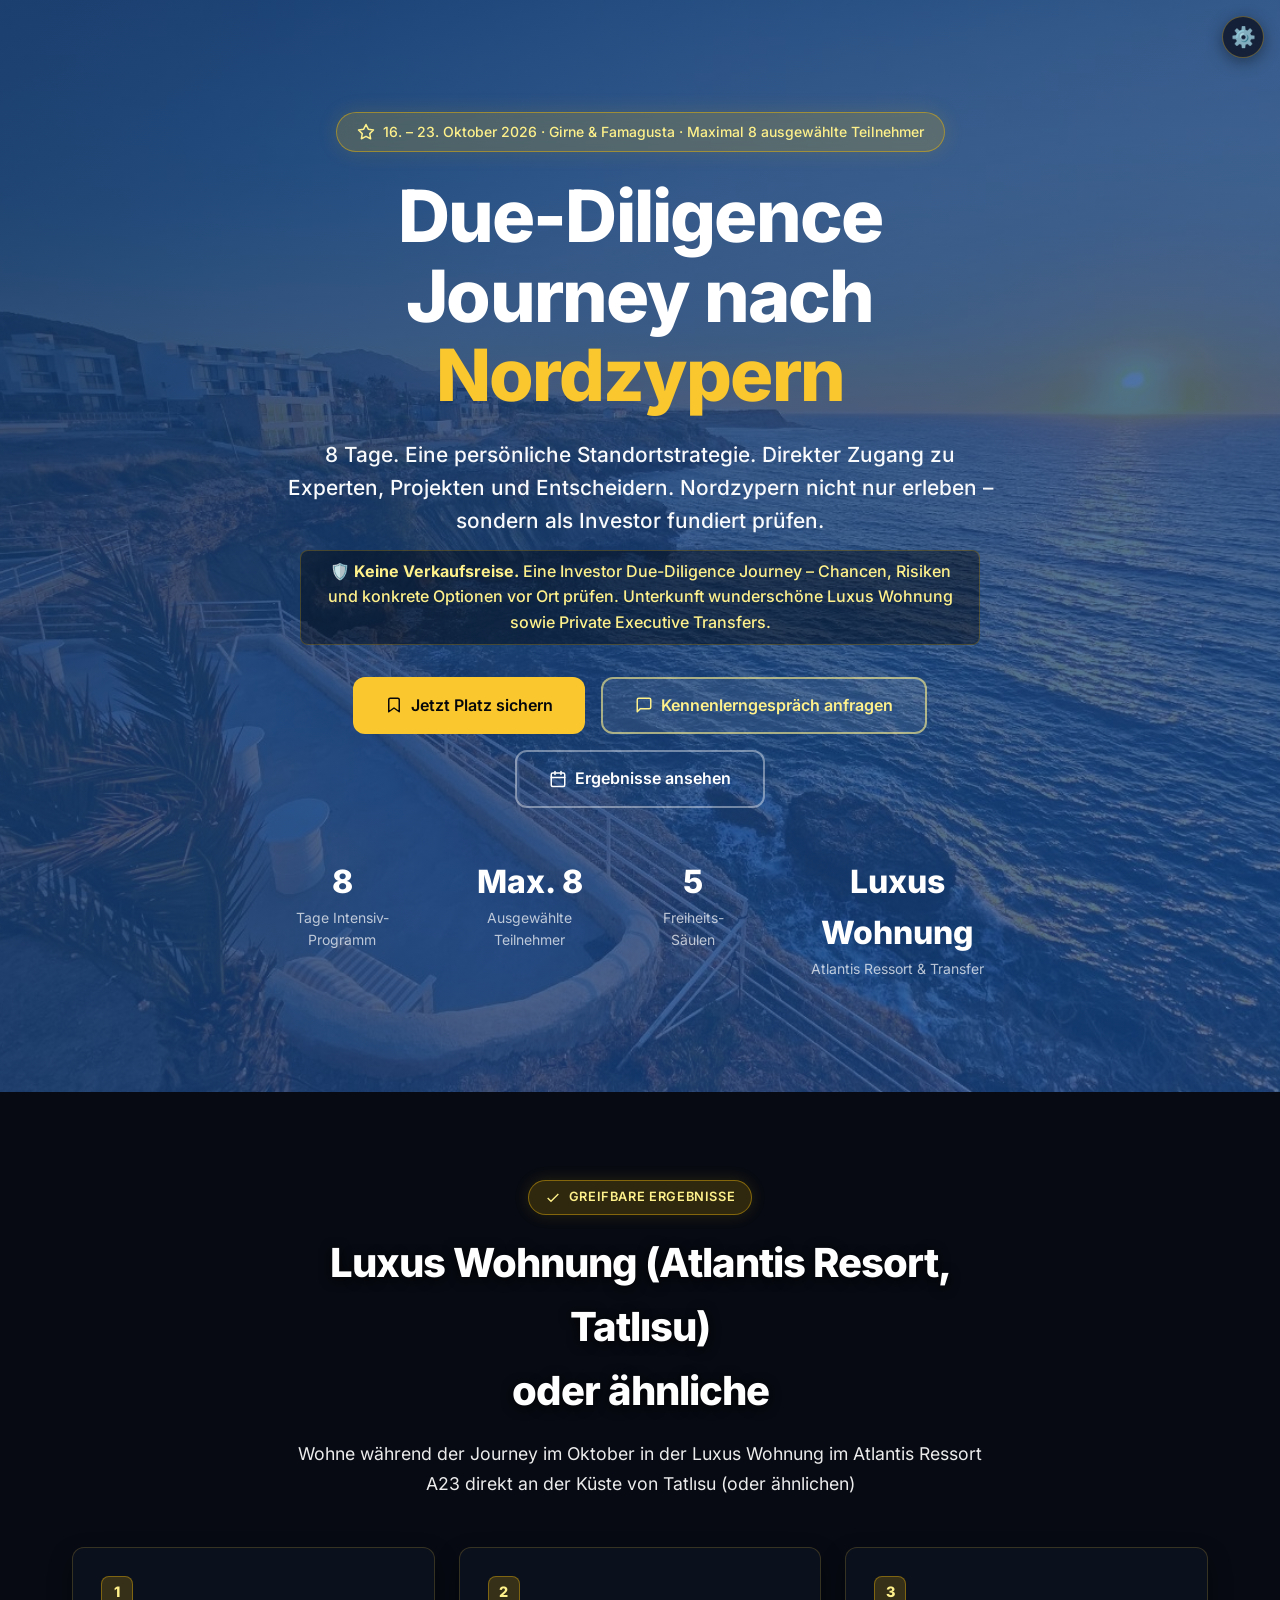
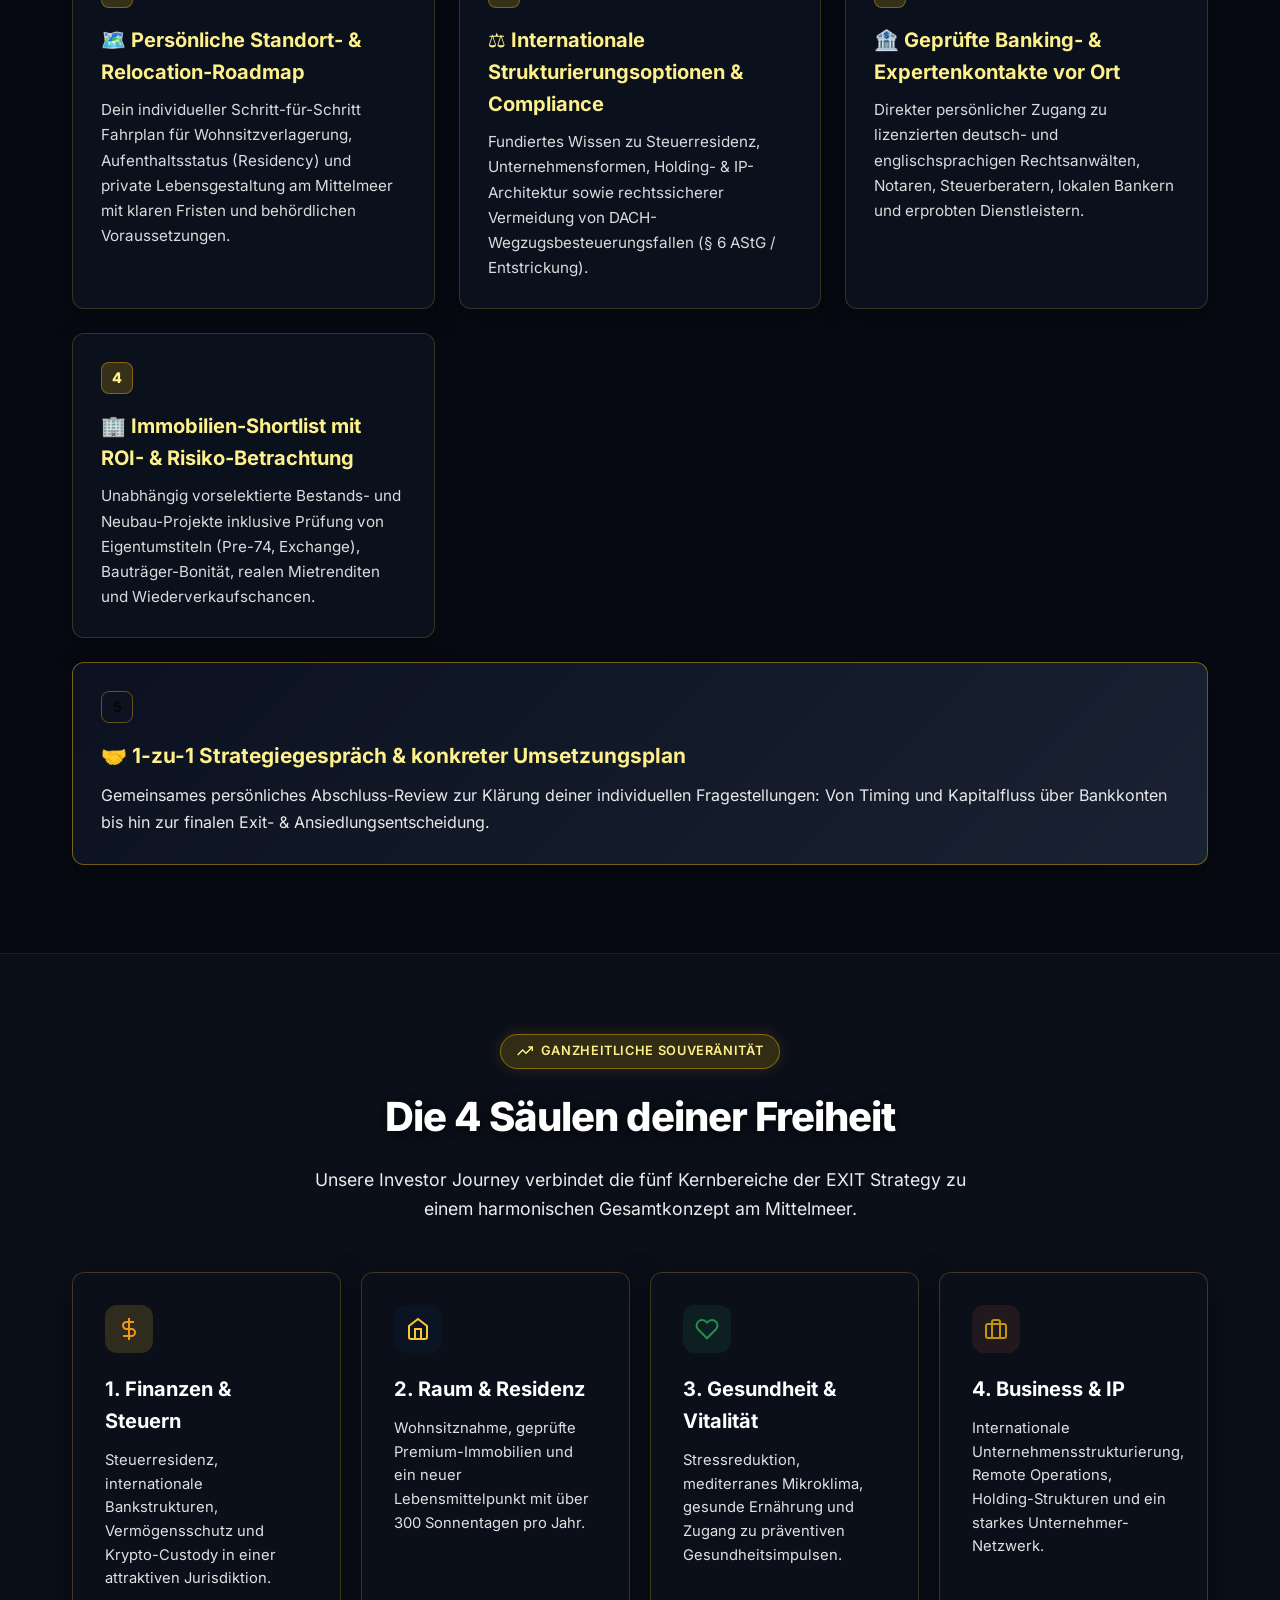
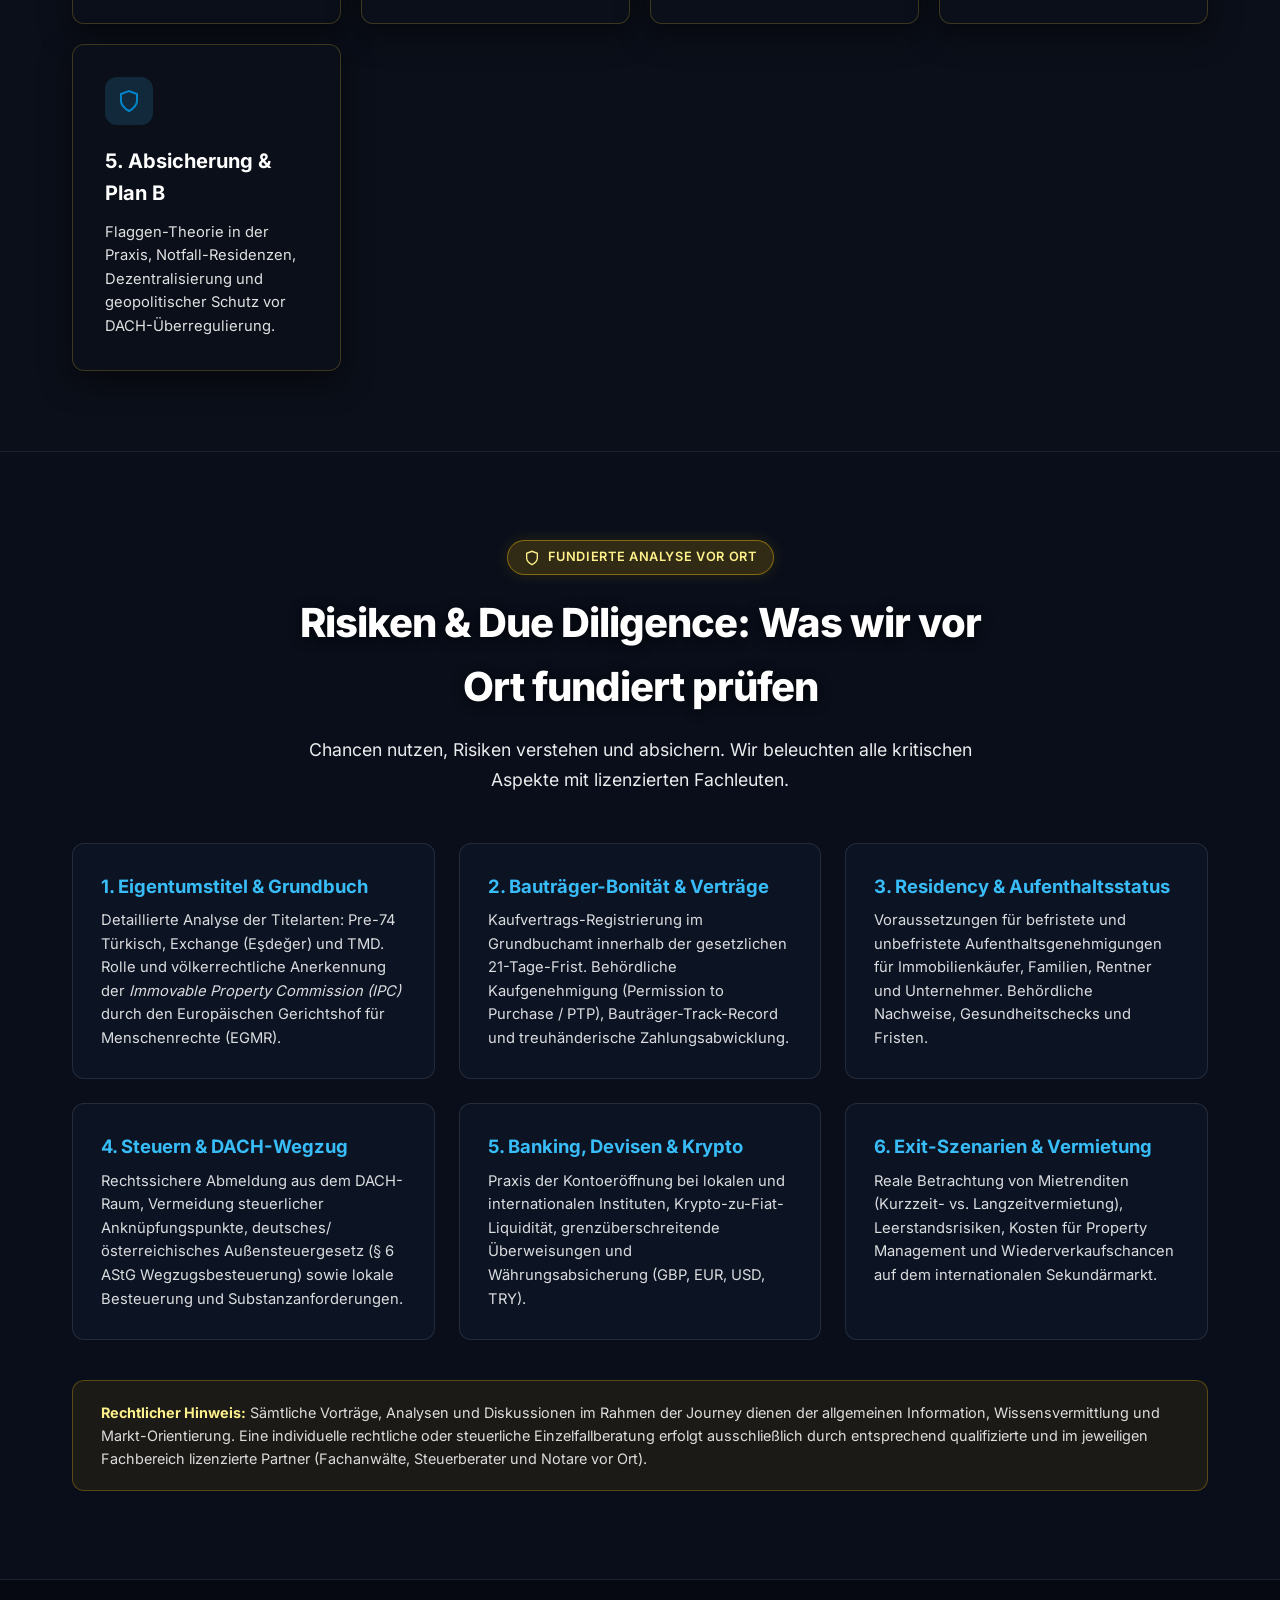
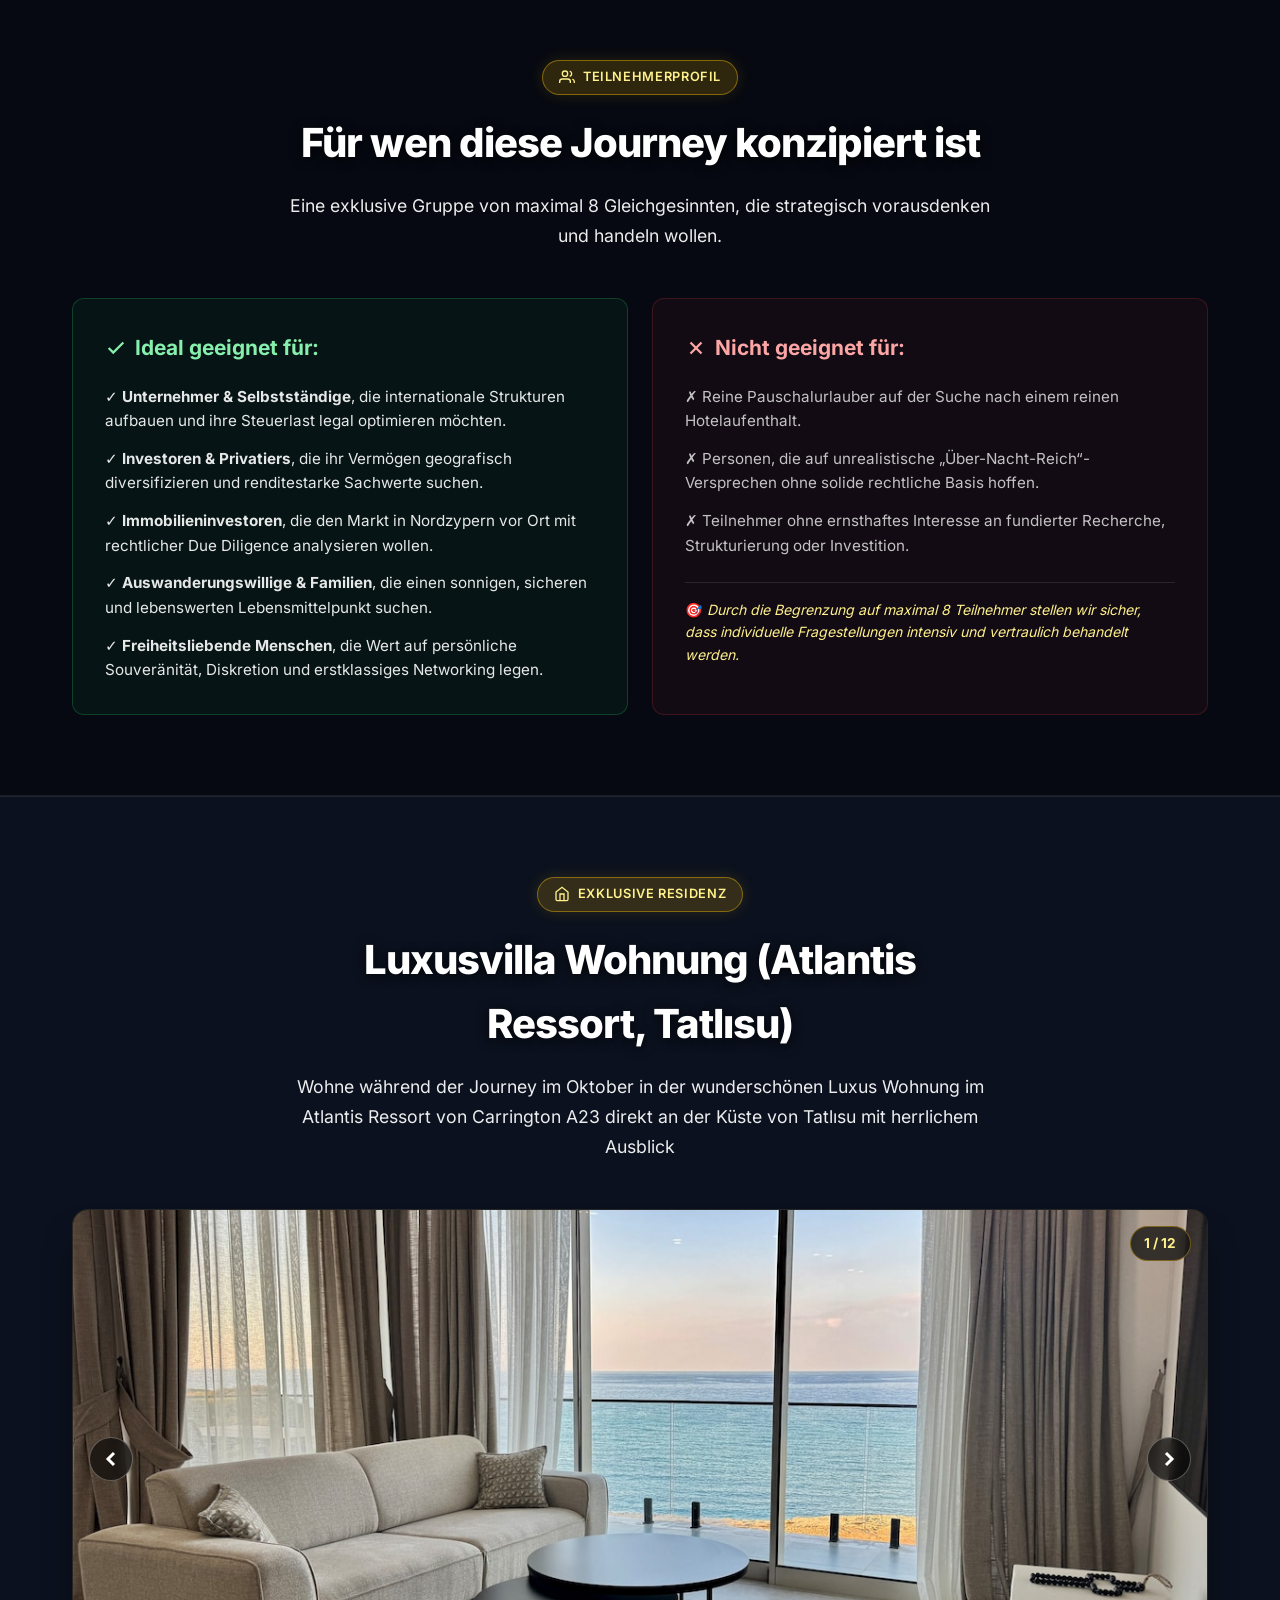
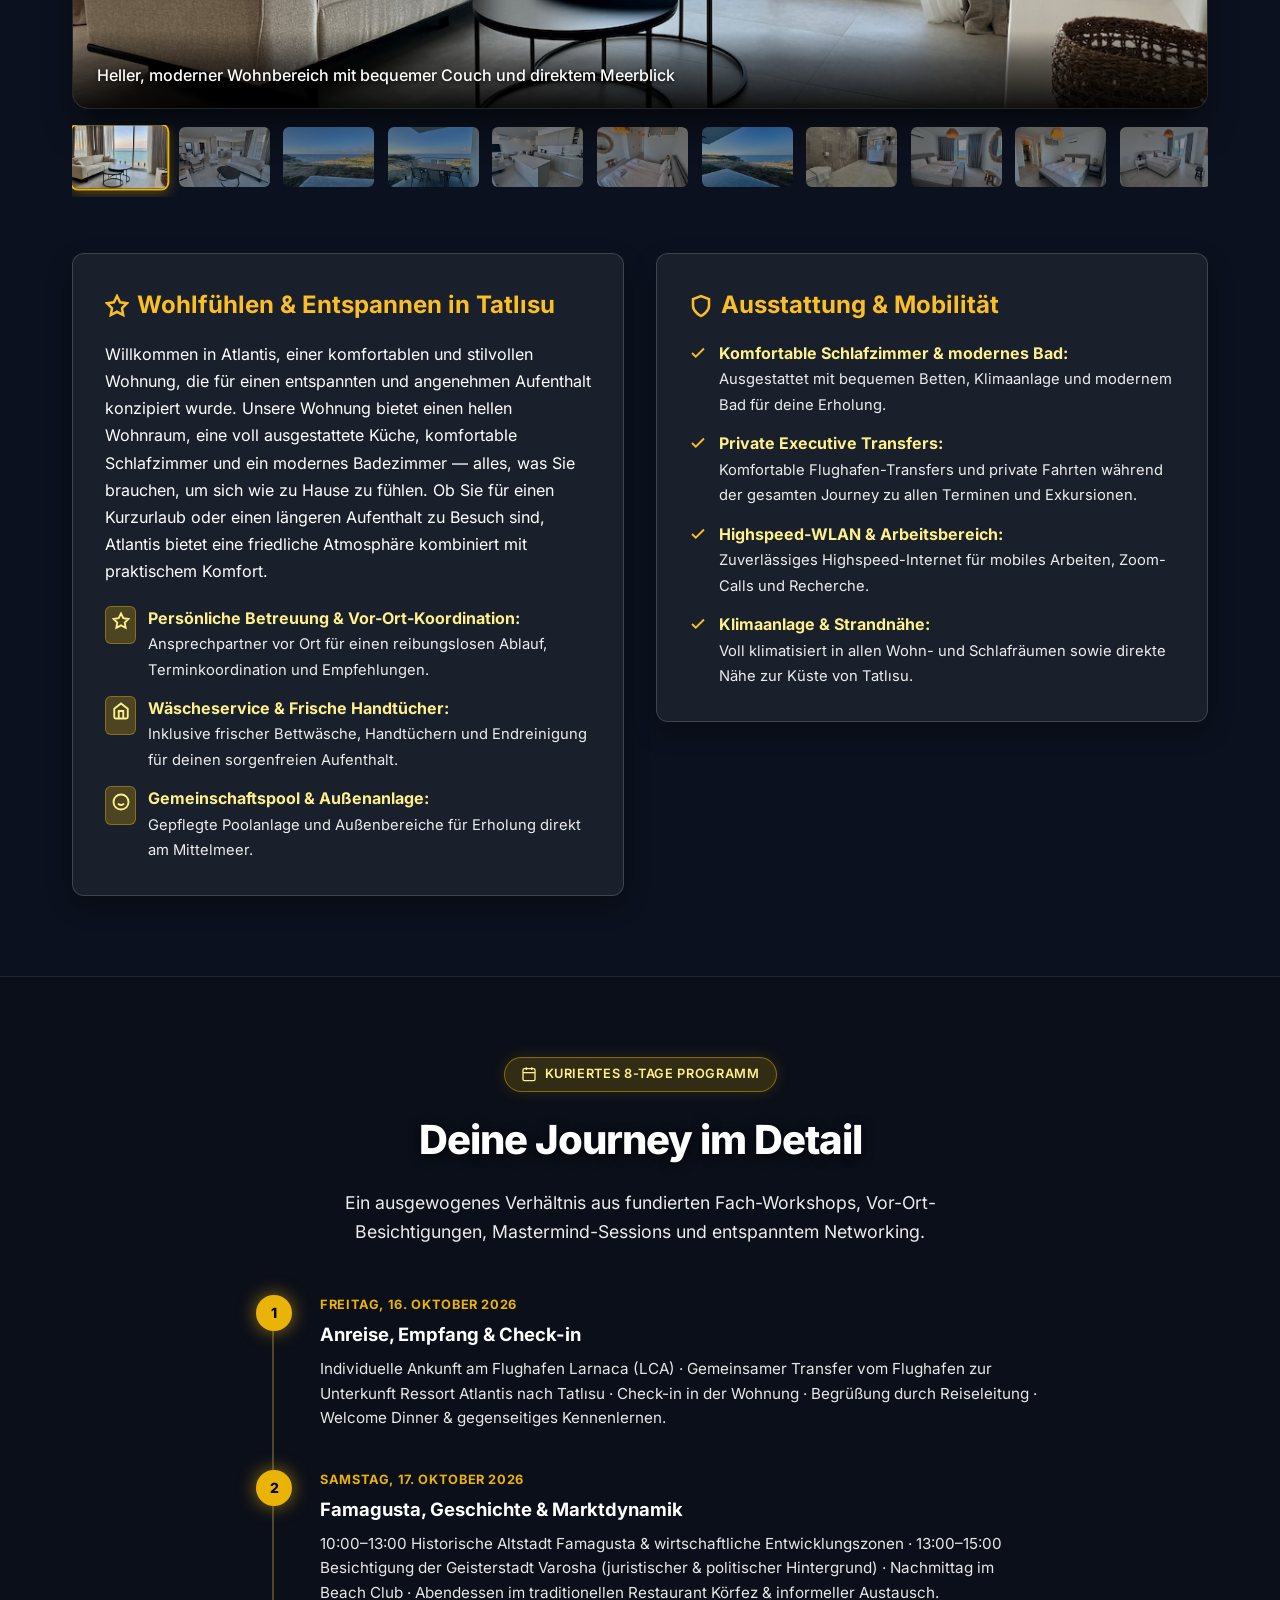
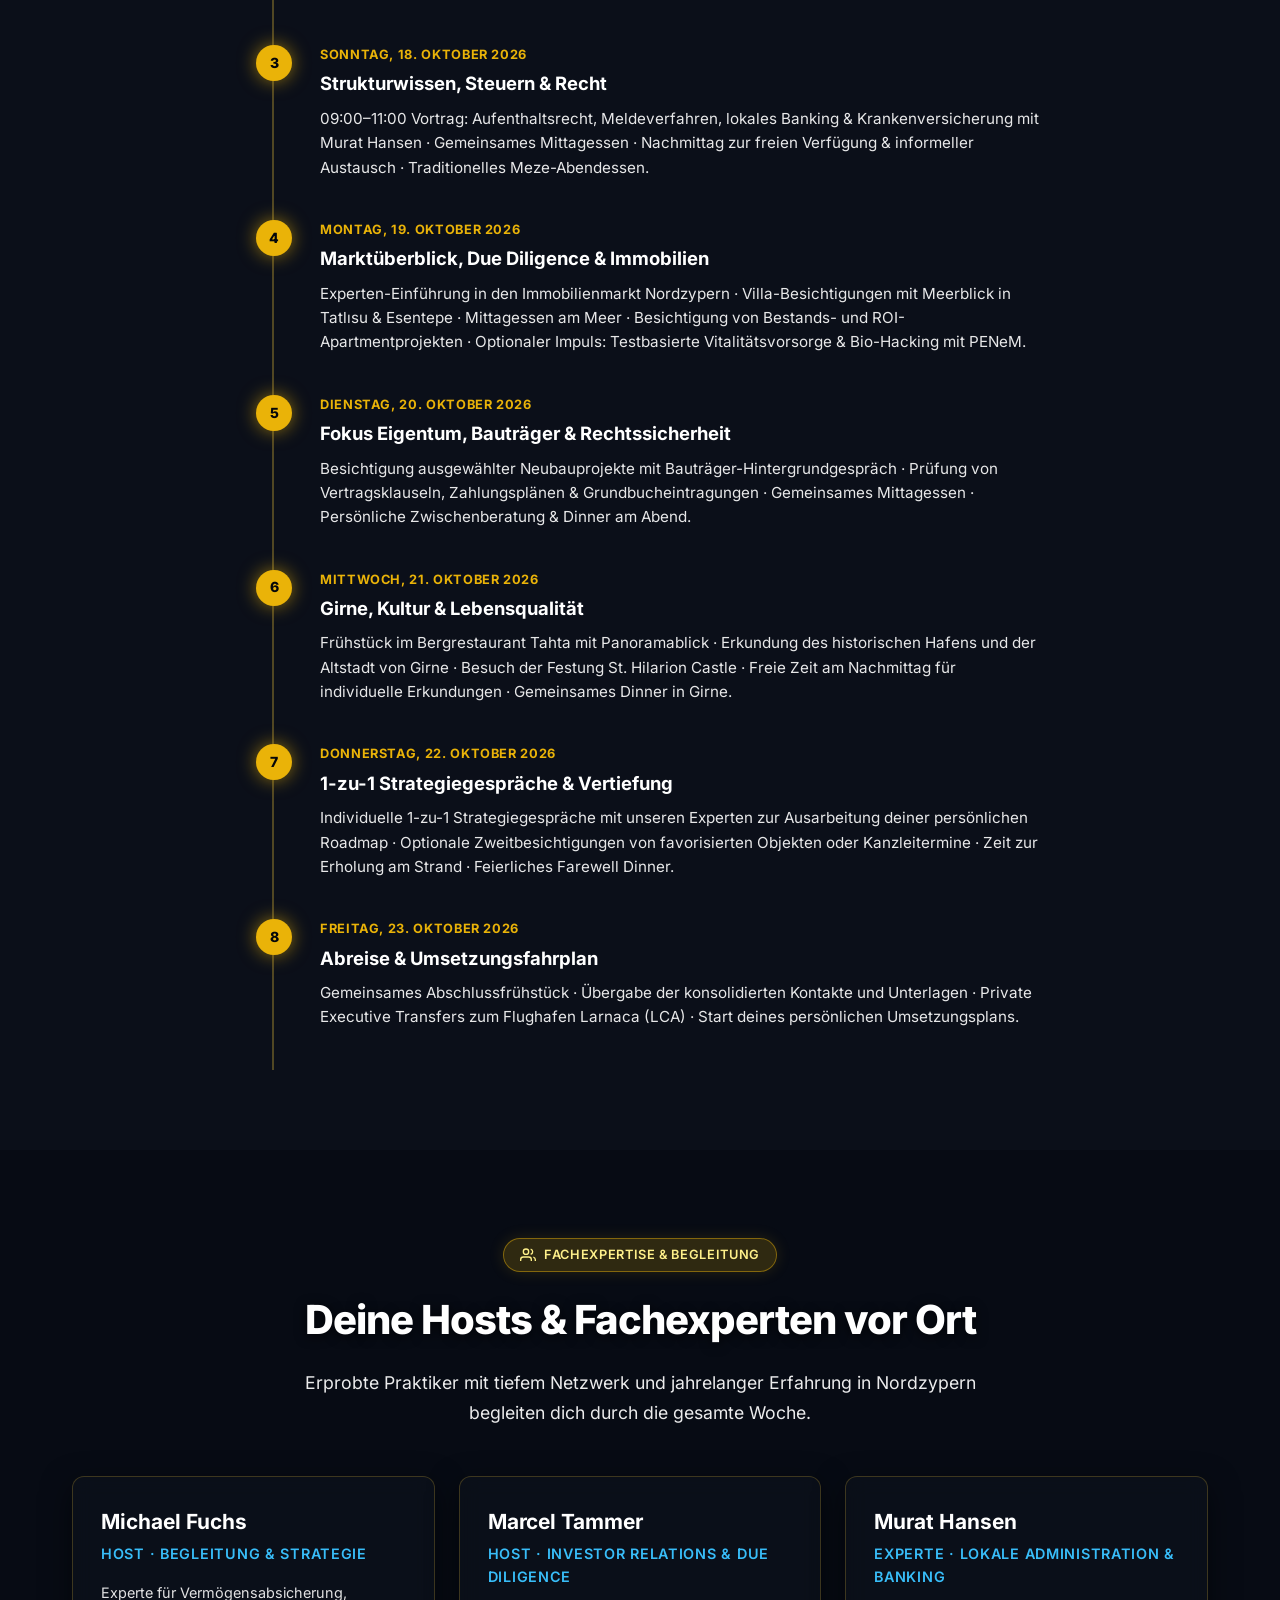
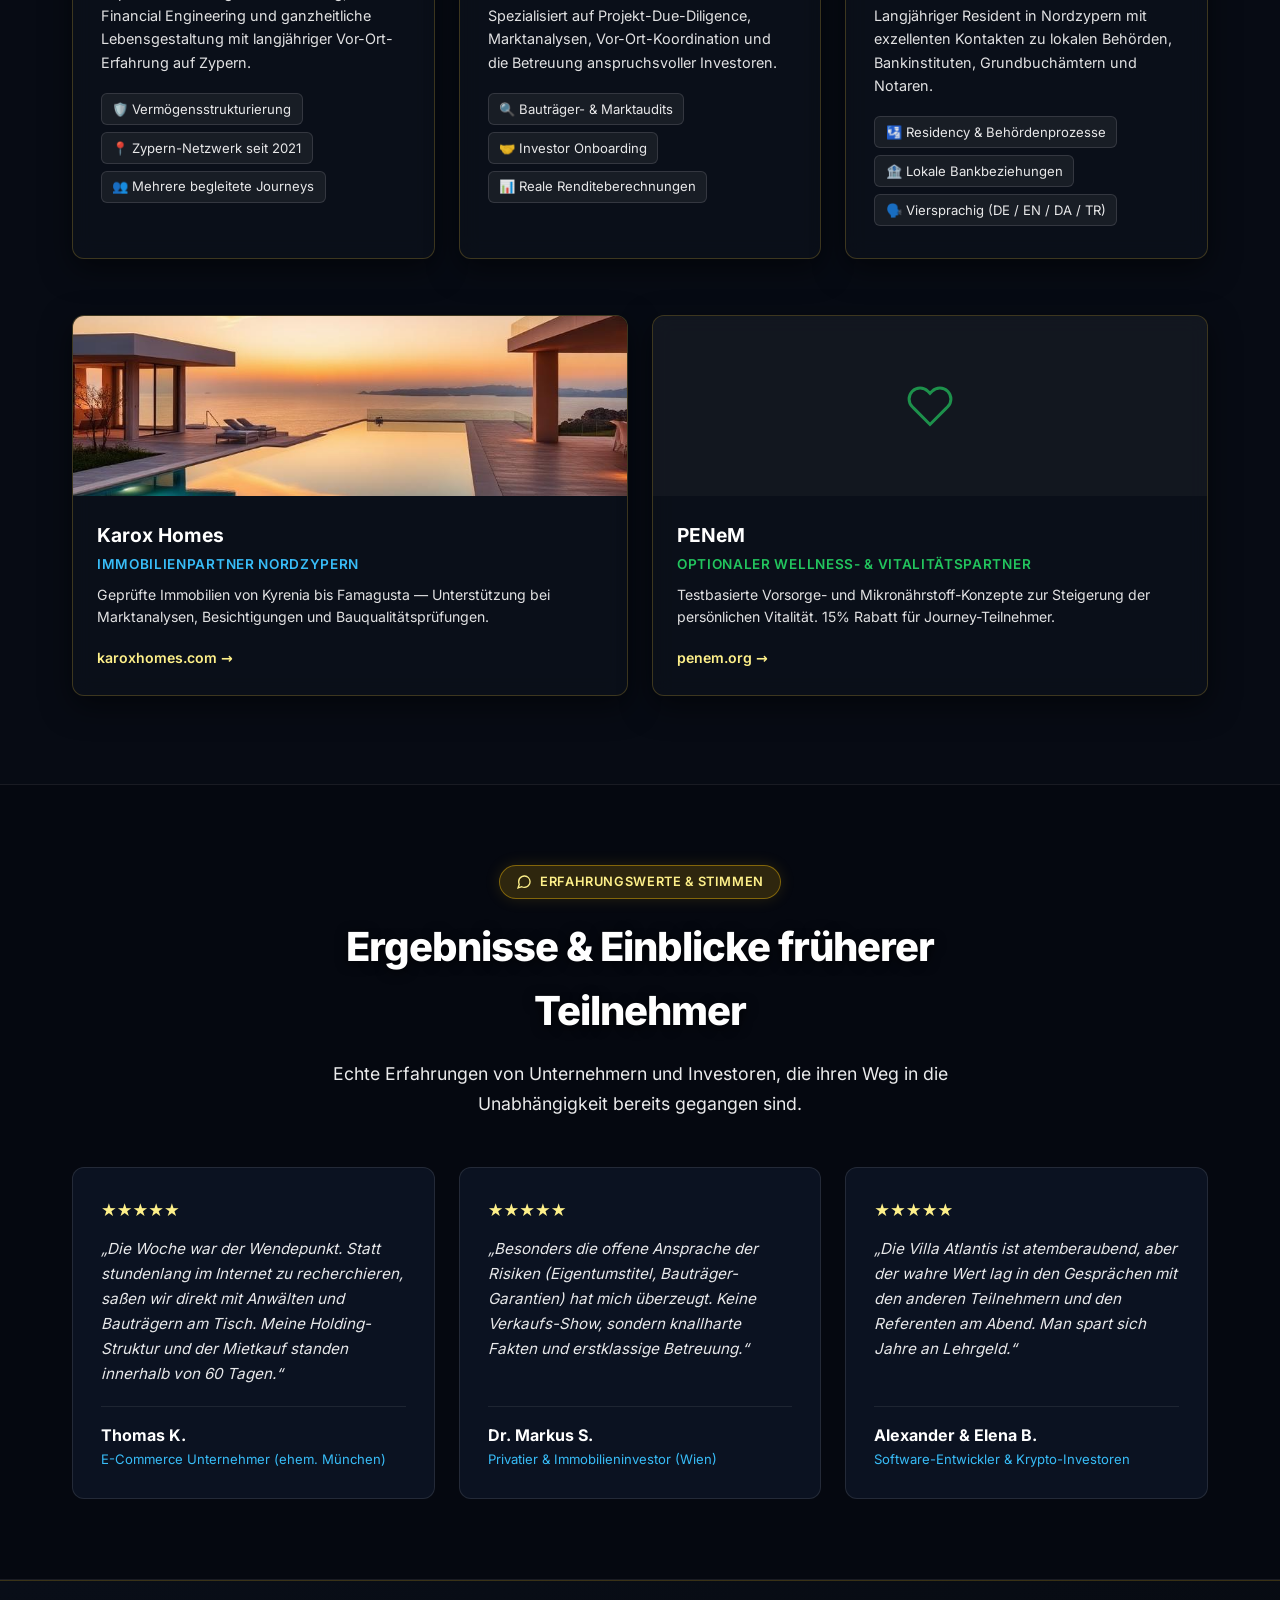
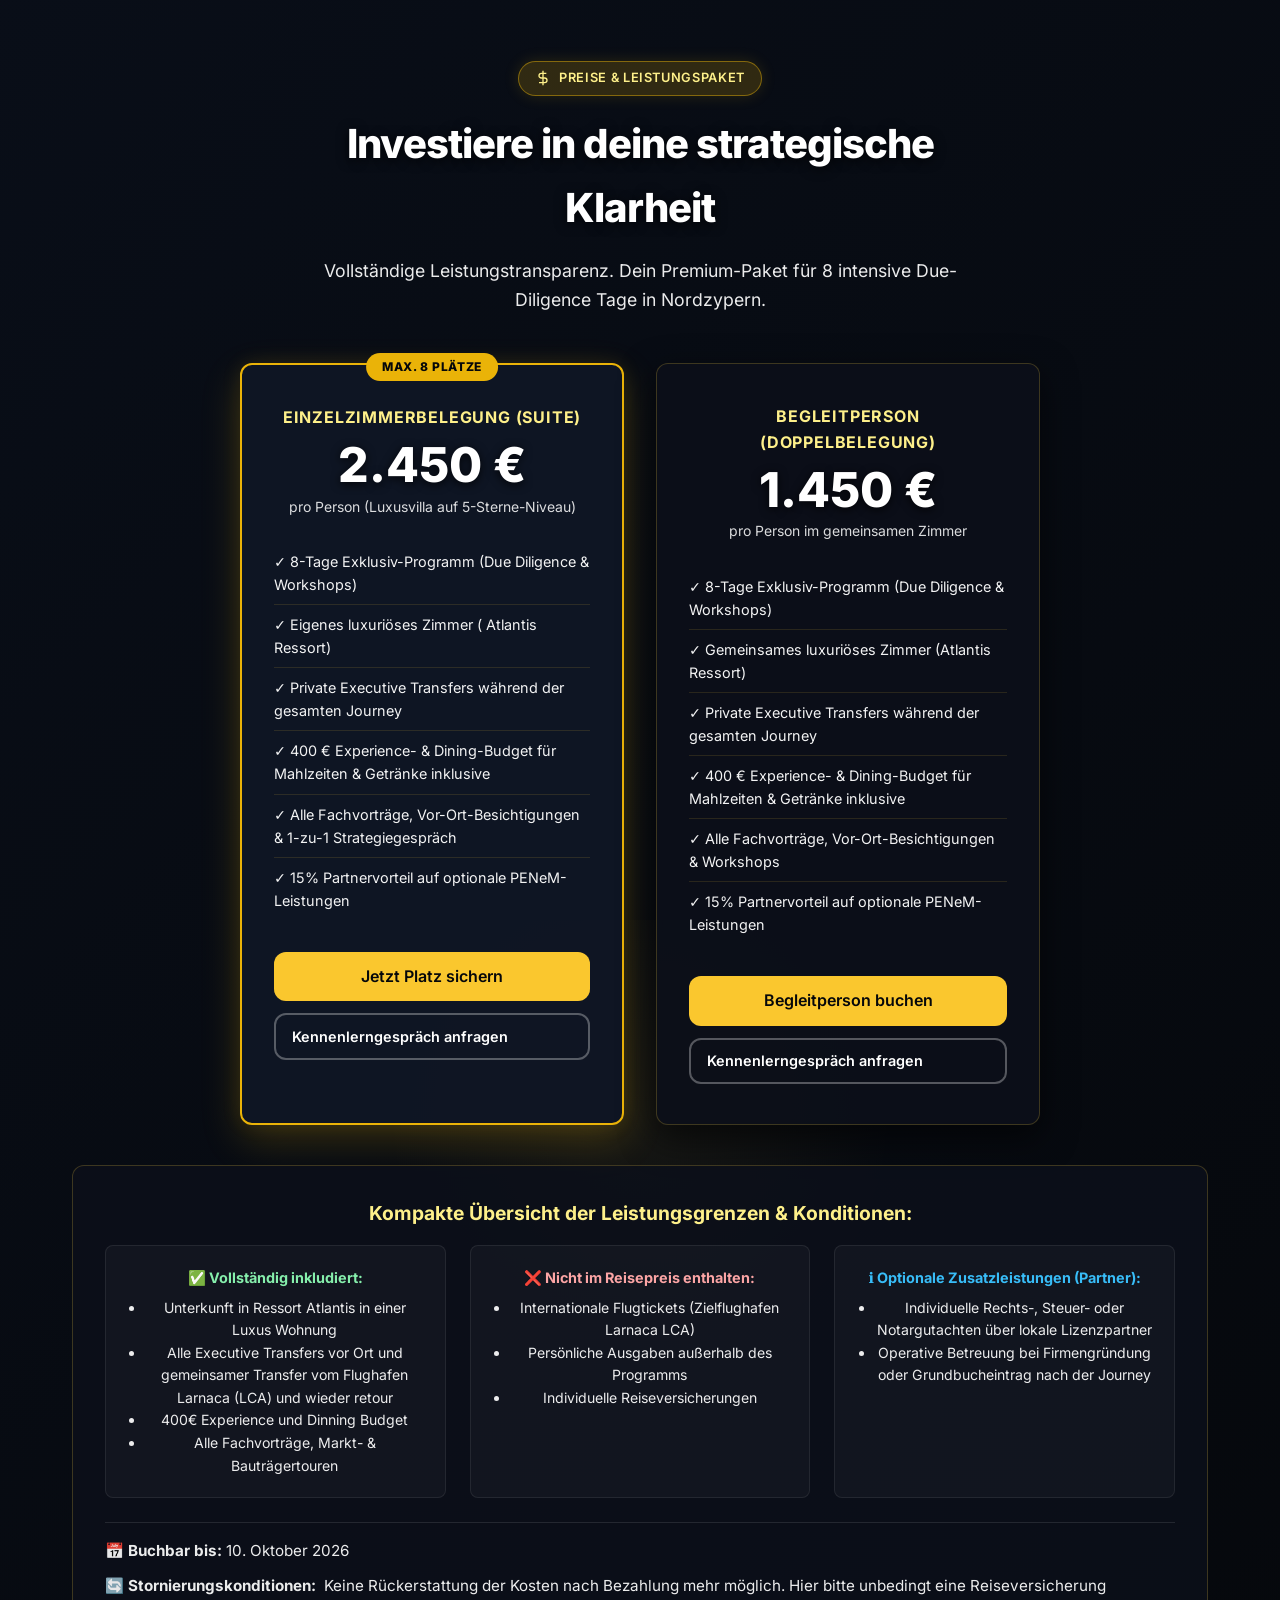
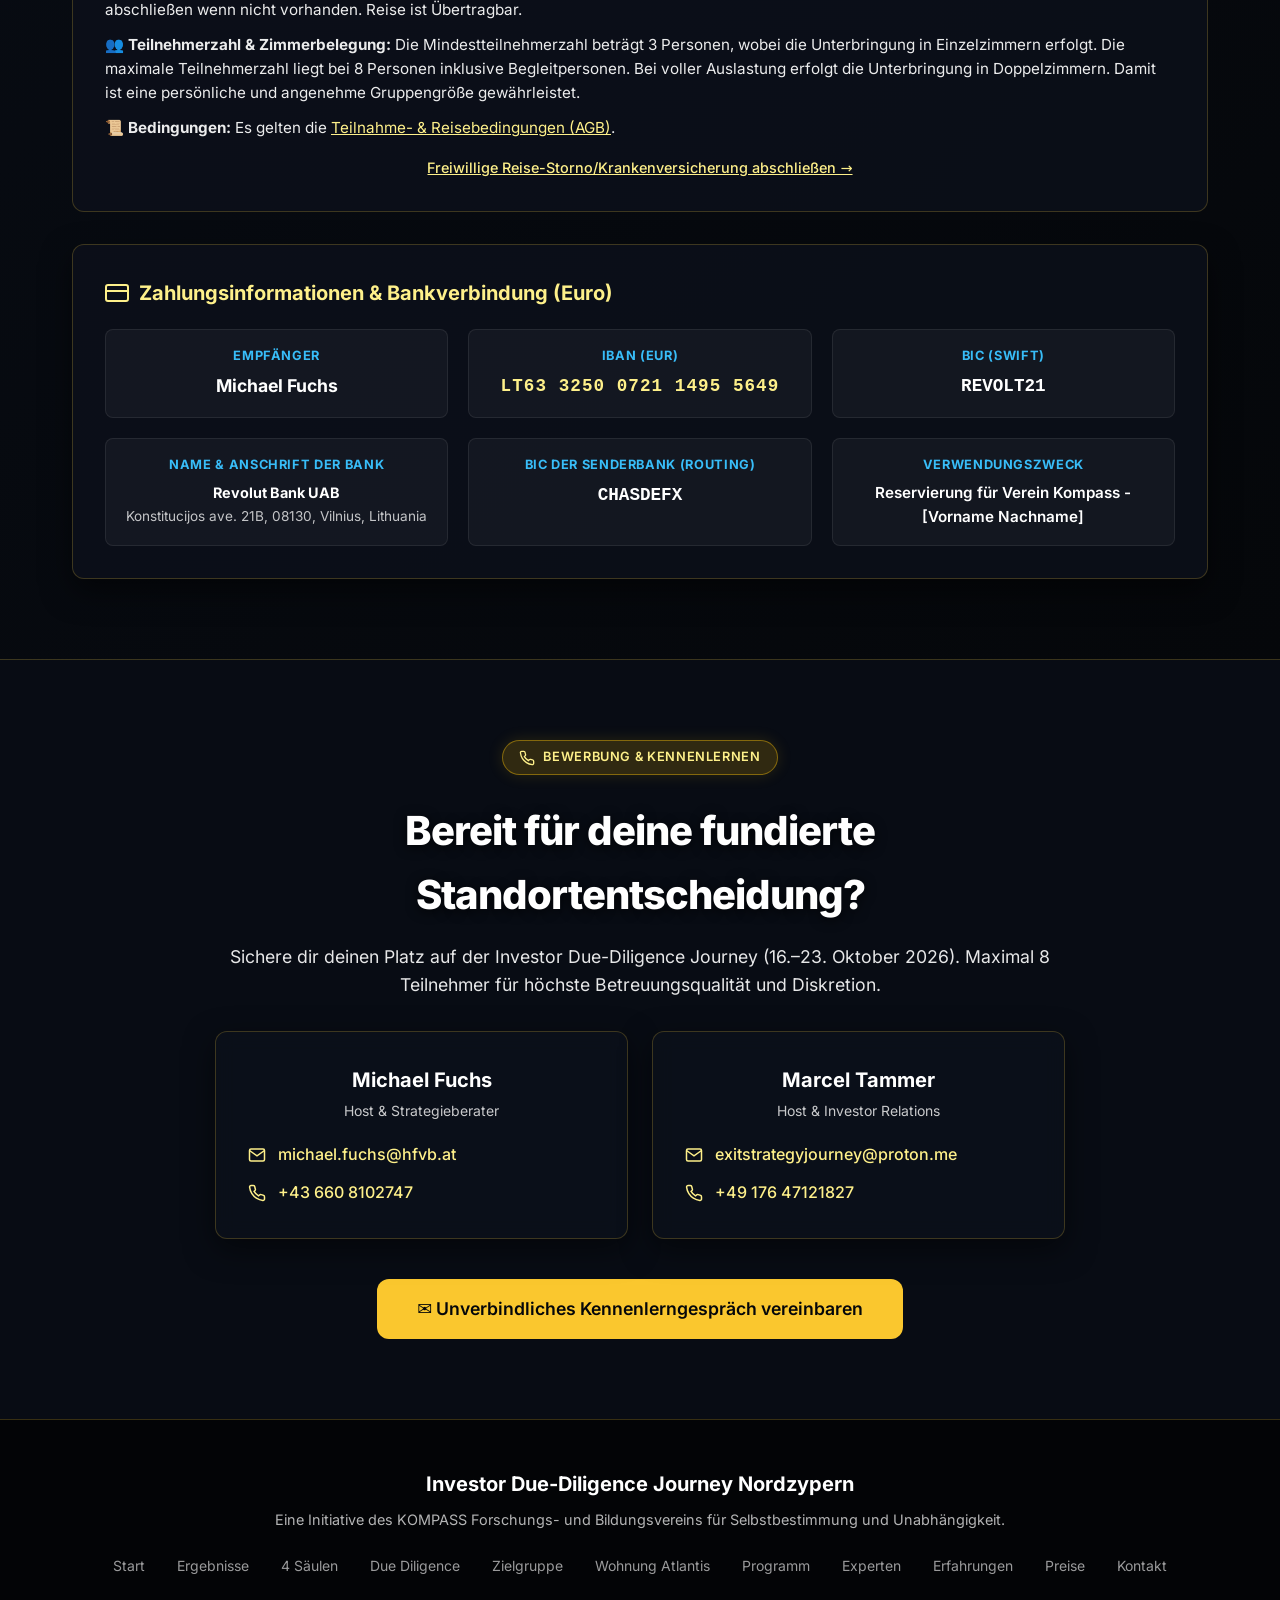
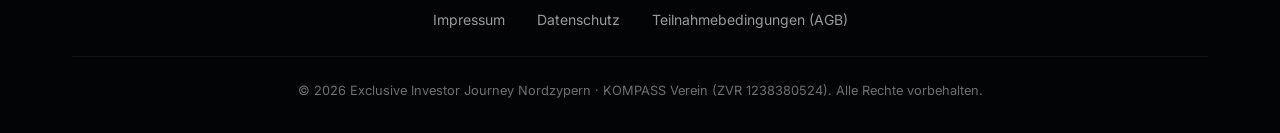
<file: journey2.html>
<!DOCTYPE html>
<html lang="de" data-tp-bcm-channel-2-17-1="TokenPocket:fHnpfGO3QJG7S300FXgse"><head>
  <meta charset="UTF-8">
  <meta name="viewport" content="width=device-width, initial-scale=1.0">
  <title>Exclusive Investor Due-Diligence Journey Nordzypern | 16.–23. Oktober 2026</title>
  <meta name="description" content="8 Tage. Eine persönliche Standortstrategie. Direkter Zugang zu Experten, Projekten und Entscheidern. Nordzypern als Investor fundiert prüfen. Max. 8 Teilnehmer.">
  <meta name="author" content="Investor Journey Nordzypern — KOMPASS Verein">
  <meta name="keywords" content="Nordzypern, Investor Journey, Due Diligence, Immobilien, Steuerresidenz, Firmenstrukturierung, Auswandern, Relocation, Villa Atlantis">
  <meta property="og:title" content="Exclusive Investor Due-Diligence Journey Nordzypern">
  <meta property="og:description" content="Keine Verkaufsreise. Eine fundierte Due-Diligence Journey – Chancen, Risiken und konkrete Optionen vor Ort prüfen. 16.–23. Oktober 2026.">
  <meta property="og:type" content="website">
  <meta property="og:image" content="assets/journey-hero-new.jpg">
  <link rel="stylesheet" href="style.css">
  <style>
    /* Custom Journey Enhancements */
    .hero-bg {
      background: url('assets/journey-hero-new.jpg') center/cover no-repeat !important;
    }
    .hero-badge-highlight {
      background: rgba(234, 179, 8, 0.2);
      border: 1px solid rgba(234, 179, 8, 0.5);
      color: #fef08a;
      box-shadow: 0 0 20px rgba(234, 179, 8, 0.15);
    }
    .outcome-card {
      background: rgba(12, 18, 32, 0.85);
      border: 1px solid rgba(212, 175, 55, 0.22);
      border-radius: 12px;
      padding: 1.75rem;
      transition: all 0.3s ease;
      box-shadow: 0 10px 25px rgba(0,0,0,0.3);
    }
    .outcome-card:hover {
      transform: translateY(-4px);
      border-color: rgba(212, 175, 55, 0.5);
      box-shadow: 0 15px 35px rgba(212, 175, 55, 0.12);
    }
    .outcome-number {
      display: inline-flex;
      align-items: center;
      justify-content: center;
      width: 32px;
      height: 32px;
      border-radius: 8px;
      background: rgba(234, 179, 8, 0.2);
      color: #fef08a;
      font-weight: 800;
      font-size: 0.9rem;
      border: 1px solid rgba(234, 179, 8, 0.4);
      margin-bottom: 1rem;
    }
    .dd-grid {
      display: grid;
      grid-template-columns: repeat(auto-fit, minmax(320px, 1fr));
      gap: 1.5rem;
    }
    .dd-card {
      background: rgba(15, 23, 42, 0.7);
      border: 1px solid rgba(255, 255, 255, 0.1);
      border-radius: 12px;
      padding: 1.75rem;
      transition: all 0.3s ease;
    }
    .dd-card:hover {
      border-color: rgba(56, 189, 248, 0.4);
      background: rgba(15, 23, 42, 0.9);
      box-shadow: 0 10px 30px rgba(0,0,0,0.4);
    }
    .credential-pill {
      display: inline-flex;
      align-items: center;
      gap: 0.4rem;
      background: rgba(255,255,255,0.06);
      border: 1px solid rgba(255,255,255,0.12);
      border-radius: 6px;
      padding: 0.3rem 0.65rem;
      font-size: 0.82rem;
      color: rgba(255,255,255,0.9);
      margin: 0.2rem 0.2rem 0.2rem 0;
    }
    .disclaimer-box {
      background: rgba(234, 179, 8, 0.08);
      border: 1px solid rgba(234, 179, 8, 0.3);
      border-radius: 12px;
      padding: 1.25rem 1.75rem;
      margin-top: 2.5rem;
      font-size: 0.9rem;
      line-height: 1.6;
      color: rgba(255,255,255,0.85);
    }
    .target-box {
      display: grid;
      grid-template-columns: 1fr 1fr;
      gap: 1.5rem;
    }
    @media (max-width: 768px) {
      .target-box { grid-template-columns: 1fr; }
      .cards-grid { grid-template-columns: 1fr !important; }
      .cards-grid.three-col { grid-template-columns: 1fr !important; }
      .hero-stats { flex-wrap: wrap; gap: 1.5rem; }
    }
  </style>
</head>
<body class="theme-side-a">

<!-- ===== HERO ===== -->
<section class="hero" id="hero">
  <div class="hero-bg"></div>
  <div class="hero-overlay"></div>
  <div class="hero-content">
    <div class="hero-badge hero-badge-highlight">
      <svg width="18" height="18" viewBox="0 0 24 24" fill="none" stroke="currentColor" stroke-width="2" stroke-linecap="round" stroke-linejoin="round"><polygon points="12 2 15.09 8.26 22 9.27 17 14.14 18.18 21.02 12 17.77 5.82 21.02 7 14.14 2 9.27 8.91 8.26 12 2"></polygon></svg>
      16. – 23. Oktober 2026 · Girne &amp; Famagusta · Maximal 8 ausgewählte Teilnehmer
    </div>
    <h1 class="">Due-Diligence Journey nach <span class="gold">Nordzypern</span></h1>
    <p style="font-size: 1.3rem; max-width: 720px; font-weight: 500; color: #f8fafc; margin-bottom: 0.75rem;" class="">
      8 Tage. Eine persönliche Standortstrategie. Direkter Zugang zu Experten, Projekten und Entscheidern. Nordzypern nicht nur erleben – sondern als Investor fundiert prüfen.
    </p>
    <p style="font-size: 1rem; color: #fef08a; max-width: 680px; margin: 0 auto 2rem; font-weight: 500; background: rgba(0,0,0,0.4); padding: 0.5rem 1rem; border-radius: 8px; border: 1px solid rgba(234,179,8,0.25);" class="">
      🛡️ <strong class="">Keine Verkaufsreise.</strong> Eine Investor Due-Diligence Journey – Chancen, Risiken und konkrete Optionen vor Ort prüfen. Unterkunft wunderschöne Luxus Wohnung sowie Private Executive Transfers.
    </p>
    <div class="hero-buttons">
      <a href="#preise" class="btn btn-primary">
        <svg width="18" height="18" viewBox="0 0 24 24" fill="none" stroke="currentColor" stroke-width="2" stroke-linecap="round" stroke-linejoin="round"><path d="M19 21l-7-5-7 5V5a2 2 0 0 1 2-2h10a2 2 0 0 1 2 2z"></path></svg>
        Jetzt Platz sichern
      </a>
      <a href="#kontakt" class="btn btn-outline" style="background: rgba(255,255,255,0.08); border-color: rgba(254,240,138,0.6); color: #fef08a;">
        <svg width="18" height="18" viewBox="0 0 24 24" fill="none" stroke="currentColor" stroke-width="2" stroke-linecap="round" stroke-linejoin="round"><path d="M21 15a2 2 0 0 1-2 2H7l-4 4V5a2 2 0 0 1 2-2h14a2 2 0 0 1 2 2z"></path></svg>
        Kennenlerngespräch anfragen
      </a>
      <a href="#outcomes" class="btn btn-outline">
        <svg width="18" height="18" viewBox="0 0 24 24" fill="none" stroke="currentColor" stroke-width="2" stroke-linecap="round" stroke-linejoin="round"><rect x="3" y="4" width="18" height="18" rx="2" ry="2"></rect><line x1="16" y1="2" x2="16" y2="6"></line><line x1="8" y1="2" x2="8" y2="6"></line><line x1="3" y1="10" x2="21" y2="10"></line></svg>
        Ergebnisse ansehen
      </a>
    </div>
    <div class="hero-stats">
      <div class="hero-stat">
        <div class="hero-stat-value">8</div>
        <div class="hero-stat-label">Tage Intensiv-Programm</div>
      </div>
      <div class="hero-stat">
        <div class="hero-stat-value">Max. 8</div>
        <div class="hero-stat-label">Ausgewählte Teilnehmer</div>
      </div>
      <div class="hero-stat">
        <div class="hero-stat-value">5</div>
        <div class="hero-stat-label">Freiheits-Säulen</div>
      </div>
      <div class="hero-stat">
        <div class="hero-stat-value">Luxus Wohnung</div>
        <div class="hero-stat-label">Atlantis Ressort &amp; Transfer</div>
      </div>
    </div>
  </div>
</section>

<!-- ===== WAS DU NACH 8 TAGEN MITNIMMST (OUTCOMES) ===== -->
<section id="outcomes" style="background: #070a12; color: #ffffff; padding: 5.5rem 0; border-bottom: 1px solid rgba(255,255,255,0.08);">
  <div class="container">
    <div class="section-header fade-in visible">
      <div class="section-badge">
        <svg width="16" height="16" viewBox="0 0 24 24" fill="none" stroke="currentColor" stroke-width="2"><polyline points="20 6 9 17 4 12"></polyline></svg>
        Greifbare Ergebnisse
      </div>
      <h2 class="section-title">Luxus Wohnung (Atlantis Resort, Tatlısu)<br>oder ähnliche</h2>
      <p class="section-subtitle">Wohne während der Journey im Oktober in der Luxus Wohnung im Atlantis Ressort A23 direkt an der Küste von Tatlısu (oder ähnlichen)</p>
    </div>

    <div class="cards-grid" style="grid-template-columns: repeat(auto-fit, minmax(320px, 1fr)); gap: 1.5rem;">
      <!-- Outcome 1 -->
      <div class="outcome-card fade-in visible">
        <div class="outcome-number">1</div>
        <h3 style="font-size: 1.25rem; color: #fef08a; margin-bottom: 0.6rem;" class="">🗺️ Persönliche Standort- &amp; Relocation-Roadmap</h3>
        <p style="color: rgba(255,255,255,0.85); font-size: 0.95rem; line-height: 1.65;" class="">
          Dein individueller Schritt-für-Schritt Fahrplan für Wohnsitzverlagerung, Aufenthaltsstatus (Residency) und private Lebensgestaltung am Mittelmeer mit klaren Fristen und behördlichen Voraussetzungen.
        </p>
      </div>

      <!-- Outcome 2 -->
      <div class="outcome-card fade-in visible">
        <div class="outcome-number">2</div>
        <h3 style="font-size: 1.25rem; color: #fef08a; margin-bottom: 0.6rem;" class="">⚖️ Internationale Strukturierungsoptionen &amp; Compliance</h3>
        <p style="color: rgba(255,255,255,0.85); font-size: 0.95rem; line-height: 1.65;" class="">
          Fundiertes Wissen zu Steuerresidenz, Unternehmensformen, Holding- &amp; IP-Architektur sowie rechtssicherer Vermeidung von DACH-Wegzugsbesteuerungsfallen (§ 6 AStG / Entstrickung).
        </p>
      </div>

      <!-- Outcome 3 -->
      <div class="outcome-card fade-in visible">
        <div class="outcome-number">3</div>
        <h3 style="font-size: 1.25rem; color: #fef08a; margin-bottom: 0.6rem;" class="">🏦 Geprüfte Banking- &amp; Expertenkontakte vor Ort</h3>
        <p style="color: rgba(255,255,255,0.85); font-size: 0.95rem; line-height: 1.65;" class="">
          Direkter persönlicher Zugang zu lizenzierten deutsch- und englischsprachigen Rechtsanwälten, Notaren, Steuerberatern, lokalen Bankern und erprobten Dienstleistern.
        </p>
      </div>

      <!-- Outcome 4 -->
      <div class="outcome-card fade-in visible">
        <div class="outcome-number">4</div>
        <h3 style="font-size: 1.25rem; color: #fef08a; margin-bottom: 0.6rem;" class="">🏢 Immobilien-Shortlist mit ROI- &amp; Risiko-Betrachtung</h3>
        <p style="color: rgba(255,255,255,0.85); font-size: 0.95rem; line-height: 1.65;" class="">
          Unabhängig vorselektierte Bestands- und Neubau-Projekte inklusive Prüfung von Eigentumstiteln (Pre-74, Exchange), Bauträger-Bonität, realen Mietrenditen und Wiederverkaufschancen.
        </p>
      </div>

      <!-- Outcome 5 -->
      <div class="outcome-card fade-in visible" style="grid-column: 1 / -1; background: linear-gradient(135deg, rgba(12, 18, 32, 0.95) 0%, rgba(30, 41, 59, 0.8) 100%); border-color: rgba(234, 179, 8, 0.45);">
        <div class="outcome-number" style="background: var(--gold); color: #05070a;">5</div>
        <h3 style="font-size: 1.3rem; color: #fef08a; margin-bottom: 0.6rem;" class="">🤝 1-zu-1 Strategiegespräch &amp; konkreter Umsetzungsplan</h3>
        <p style="color: rgba(255,255,255,0.9); font-size: 1rem; line-height: 1.7;" class="">
          Gemeinsames persönliches Abschluss-Review zur Klärung deiner individuellen Fragestellungen: Von Timing und Kapitalfluss über Bankkonten bis hin zur finalen Exit- &amp; Ansiedlungsentscheidung.
        </p>
      </div>
    </div>
  </div>
</section>

<!-- ===== FÜNF SÄULEN DER FREIHEIT ===== -->
<section id="saeulen" style="background: var(--muted-bg);">
  <div class="container">
    <div class="section-header fade-in visible">
      <div class="section-badge">
        <svg width="16" height="16" viewBox="0 0 24 24" fill="none" stroke="currentColor" stroke-width="2"><polyline points="23 6 13.5 15.5 8.5 10.5 1 18"></polyline><polyline points="17 6 23 6 23 12"></polyline></svg>
        Ganzheitliche Souveränität
      </div>
      <h2 class="section-title" style="color: #0f172a;">Die 4 Säulen deiner Freiheit</h2>
      <p class="section-subtitle" style="color: #334155;">Unsere Investor Journey verbindet die fünf Kernbereiche der EXIT Strategy zu einem harmonischen Gesamtkonzept am Mittelmeer.</p>
    </div>
    <div class="cards-grid" style="grid-template-columns: repeat(auto-fit, minmax(220px, 1fr)); gap: 1.25rem;">
      <!-- Säule 1: Finanzen -->
      <div class="card fade-in visible" style="background:#ffffff; border:1px solid #e2e8f0;">
        <div class="card-icon gold">
          <svg width="24" height="24" viewBox="0 0 24 24" fill="none" stroke="currentColor" stroke-width="2"><line x1="12" y1="1" x2="12" y2="23"></line><path d="M17 5H9.5a3.5 3.5 0 0 0 0 7h5a3.5 3.5 0 0 1 0 7H6"></path></svg>
        </div>
        <h3 style="color:#0f172a;" class="">1. Finanzen &amp; Steuern</h3>
        <p style="color:#475569; font-size:0.92rem;" class="">Steuerresidenz, internationale Bankstrukturen, Vermögensschutz und Krypto-Custody in einer attraktiven Jurisdiktion.</p>
      </div>
      <!-- Säule 2: Raum -->
      <div class="card fade-in visible" style="background:#ffffff; border:1px solid #e2e8f0;">
        <div class="card-icon blue">
          <svg width="24" height="24" viewBox="0 0 24 24" fill="none" stroke="currentColor" stroke-width="2"><path d="M3 9l9-7 9 7v11a2 2 0 0 1-2 2H5a2 2 0 0 1-2-2z"></path><polyline points="9 22 9 12 15 12 15 22"></polyline></svg>
        </div>
        <h3 style="color:#0f172a;" class="">2. Raum &amp; Residenz</h3>
        <p style="color:#475569; font-size:0.92rem;" class="">Wohnsitznahme, geprüfte Premium-Immobilien und ein neuer Lebensmittelpunkt mit über 300 Sonnentagen pro Jahr.</p>
      </div>
      <!-- Säule 3: Gesundheit -->
      <div class="card fade-in visible" style="background:#ffffff; border:1px solid #e2e8f0;">
        <div class="card-icon green">
          <svg width="24" height="24" viewBox="0 0 24 24" fill="none" stroke="currentColor" stroke-width="2"><path d="M20.84 4.61a5.5 5.5 0 0 0-7.78 0L12 5.67l-1.06-1.06a5.5 5.5 0 0 0-7.78 7.78l1.06 1.06L12 21.23l7.78-7.78 1.06-1.06a5.5 5.5 0 0 0 0-7.78z"></path></svg>
        </div>
        <h3 style="color:#0f172a;" class="">3. Gesundheit &amp; Vitalität</h3>
        <p style="color:#475569; font-size:0.92rem;" class="">Stressreduktion, mediterranes Mikroklima, gesunde Ernährung und Zugang zu präventiven Gesundheitsimpulsen.</p>
      </div>
      <!-- Säule 4: Business -->
      <div class="card fade-in visible" style="background:#ffffff; border:1px solid #e2e8f0;">
        <div class="card-icon orange">
          <svg width="24" height="24" viewBox="0 0 24 24" fill="none" stroke="currentColor" stroke-width="2"><rect x="2" y="7" width="20" height="14" rx="2" ry="2"></rect><path d="M16 21V5a2 2 0 0 0-2-2h-4a2 2 0 0 0-2 2v16"></path></svg>
        </div>
        <h3 style="color:#0f172a;" class="">4. Business &amp; IP</h3>
        <p style="color:#475569; font-size:0.92rem;" class="">Internationale Unternehmensstrukturierung, Remote Operations, Holding-Strukturen und ein starkes Unternehmer-Netzwerk.</p>
      </div>
      <!-- Säule 5: Absicherung -->
      <div class="card fade-in visible" style="background:#ffffff; border:1px solid #e2e8f0;">
        <div class="card-icon" style="background: rgba(56, 189, 248, 0.15); color: #0284c7;">
          <svg width="24" height="24" viewBox="0 0 24 24" fill="none" stroke="currentColor" stroke-width="2"><path d="M12 22s8-4 8-10V5l-8-3-8 3v7c0 6 8 10 8 10z"></path></svg>
        </div>
        <h3 style="color:#0f172a;" class="">5. Absicherung &amp; Plan B</h3>
        <p style="color:#475569; font-size:0.92rem;" class="">Flaggen-Theorie in der Praxis, Notfall-Residenzen, Dezentralisierung und geopolitischer Schutz vor DACH-Überregulierung.</p>
      </div>
    </div>
  </div>
</section>

<!-- ===== RISIKEN & DUE DILIGENCE (NEU) ===== -->
<section id="due-diligence" style="background: #090e1a; color: #ffffff; padding: 5.5rem 0; border-top: 1px solid rgba(255,255,255,0.08); border-bottom: 1px solid rgba(255,255,255,0.08);">
  <div class="container">
    <div class="section-header fade-in visible">
      <div class="section-badge" style="background: rgba(56, 189, 248, 0.15); color: #38bdf8; border-color: rgba(56, 189, 248, 0.35);">
        <svg width="16" height="16" viewBox="0 0 24 24" fill="none" stroke="currentColor" stroke-width="2"><path d="M12 22s8-4 8-10V5l-8-3-8 3v7c0 6 8 10 8 10z"></path></svg>
        Fundierte Analyse vor Ort
      </div>
      <h2 class="section-title">Risiken &amp; Due Diligence: Was wir vor Ort fundiert prüfen</h2>
      <p class="section-subtitle">Chancen nutzen, Risiken verstehen und absichern. Wir beleuchten alle kritischen Aspekte mit lizenzierten Fachleuten.</p>
    </div>

    <div class="dd-grid fade-in visible">
      <!-- 1. Eigentumstitel -->
      <div class="dd-card">
        <div style="font-size: 1.15rem; font-weight: 700; color: #38bdf8; margin-bottom: 0.5rem;" class="">1. Eigentumstitel &amp; Grundbuch</div>
        <p style="font-size: 0.92rem; color: rgba(255,255,255,0.85); line-height: 1.6;" class="">
          Detaillierte Analyse der Titelarten: Pre-74 Türkisch, Exchange (Eşdeğer) und TMD. Rolle und völkerrechtliche Anerkennung der <em class="">Immovable Property Commission (IPC)</em> durch den Europäischen Gerichtshof für Menschenrechte (EGMR).
        </p>
      </div>

      <!-- 2. Rechtlicher Rahmen & Bauträger -->
      <div class="dd-card">
        <div style="font-size: 1.15rem; font-weight: 700; color: #38bdf8; margin-bottom: 0.5rem;" class="">2. Bauträger-Bonität &amp; Verträge</div>
        <p style="font-size: 0.92rem; color: rgba(255,255,255,0.85); line-height: 1.6;" class="">
          Kaufvertrags-Registrierung im Grundbuchamt innerhalb der gesetzlichen 21-Tage-Frist. Behördliche Kaufgenehmigung (Permission to Purchase / PTP), Bauträger-Track-Record und treuhänderische Zahlungsabwicklung.
        </p>
      </div>

      <!-- 3. Residency & Status -->
      <div class="dd-card">
        <div style="font-size: 1.15rem; font-weight: 700; color: #38bdf8; margin-bottom: 0.5rem;" class="">3. Residency &amp; Aufenthaltsstatus</div>
        <p style="font-size: 0.92rem; color: rgba(255,255,255,0.85); line-height: 1.6;" class="">
          Voraussetzungen für befristete und unbefristete Aufenthaltsgenehmigungen für Immobilienkäufer, Familien, Rentner und Unternehmer. Behördliche Nachweise, Gesundheitschecks und Fristen.
        </p>
      </div>

      <!-- 4. Steuern & Compliance -->
      <div class="dd-card">
        <div style="font-size: 1.15rem; font-weight: 700; color: #38bdf8; margin-bottom: 0.5rem;" class="">4. Steuern &amp; DACH-Wegzug</div>
        <p style="font-size: 0.92rem; color: rgba(255,255,255,0.85); line-height: 1.6;" class="">
          Rechtssichere Abmeldung aus dem DACH-Raum, Vermeidung steuerlicher Anknüpfungspunkte, deutsches/österreichisches Außensteuergesetz (§ 6 AStG Wegzugsbesteuerung) sowie lokale Besteuerung und Substanzanforderungen.
        </p>
      </div>

      <!-- 5. Banking & Liquidität -->
      <div class="dd-card">
        <div style="font-size: 1.15rem; font-weight: 700; color: #38bdf8; margin-bottom: 0.5rem;" class="">5. Banking, Devisen &amp; Krypto</div>
        <p style="font-size: 0.92rem; color: rgba(255,255,255,0.85); line-height: 1.6;" class="">
          Praxis der Kontoeröffnung bei lokalen und internationalen Instituten, Krypto-zu-Fiat-Liquidität, grenzüberschreitende Überweisungen und Währungsabsicherung (GBP, EUR, USD, TRY).
        </p>
      </div>

      <!-- 6. Exit & Sekundärmarkt -->
      <div class="dd-card">
        <div style="font-size: 1.15rem; font-weight: 700; color: #38bdf8; margin-bottom: 0.5rem;" class="">6. Exit-Szenarien &amp; Vermietung</div>
        <p style="font-size: 0.92rem; color: rgba(255,255,255,0.85); line-height: 1.6;" class="">
          Reale Betrachtung von Mietrenditen (Kurzzeit- vs. Langzeitvermietung), Leerstandsrisiken, Kosten für Property Management und Wiederverkaufschancen auf dem internationalen Sekundärmarkt.
        </p>
      </div>
    </div>

    <!-- Disclaimer Box -->
    <div class="disclaimer-box fade-in visible">
      <strong style="color: #fef08a;" class="">Rechtlicher Hinweis:</strong> Sämtliche Vorträge, Analysen und Diskussionen im Rahmen der Journey dienen der allgemeinen Information, Wissensvermittlung und Markt-Orientierung. Eine individuelle rechtliche oder steuerliche Einzelfallberatung erfolgt ausschließlich durch entsprechend qualifizierte und im jeweiligen Fachbereich lizenzierte Partner (Fachanwälte, Steuerberater und Notare vor Ort).
    </div>
  </div>
</section>

<!-- ===== ZIELGRUPPENBLOCK (NEU) ===== -->
<section id="zielgruppe" style="background: #060911; color: #ffffff; padding: 5rem 0; border-bottom: 1px solid rgba(255,255,255,0.08);">
  <div class="container">
    <div class="section-header fade-in visible">
      <div class="section-badge">
        <svg width="16" height="16" viewBox="0 0 24 24" fill="none" stroke="currentColor" stroke-width="2"><path d="M17 21v-2a4 4 0 0 0-4-4H5a4 4 0 0 0-4 4v2"></path><circle cx="9" cy="7" r="4"></circle><path d="M23 21v-2a4 4 0 0 0-3-3.87"></path><path d="M16 3.13a4 4 0 0 1 0 7.75"></path></svg>
        Teilnehmerprofil
      </div>
      <h2 class="section-title">Für wen diese Journey konzipiert ist</h2>
      <p class="section-subtitle">Eine exklusive Gruppe von maximal 8 Gleichgesinnten, die strategisch vorausdenken und handeln wollen.</p>
    </div>

    <div class="target-box fade-in visible">
      <!-- Ideal geeignet -->
      <div style="background: rgba(34, 197, 94, 0.06); border: 1px solid rgba(34, 197, 94, 0.25); border-radius: 12px; padding: 2rem;">
        <h3 style="color: #86efac; font-size: 1.3rem; margin-bottom: 1.25rem; display: flex; align-items: center; gap: 0.5rem;" class="">
          <svg width="22" height="22" viewBox="0 0 24 24" fill="none" stroke="currentColor" stroke-width="2.5"><polyline points="20 6 9 17 4 12"></polyline></svg>
          Ideal geeignet für:
        </h3>
        <ul style="list-style: none; padding: 0; display: flex; flex-direction: column; gap: 0.85rem; font-size: 0.95rem; color: rgba(255,255,255,0.9);">
          <li class="">✓ <strong class="">Unternehmer &amp; Selbstständige</strong>, die internationale Strukturen aufbauen und ihre Steuerlast legal optimieren möchten.</li>
          <li class="">✓ <strong class="">Investoren &amp; Privatiers</strong>, die ihr Vermögen geografisch diversifizieren und renditestarke Sachwerte suchen.</li>
          <li class="">✓ <strong class="">Immobilieninvestoren</strong>, die den Markt in Nordzypern vor Ort mit rechtlicher Due Diligence analysieren wollen.</li>
          <li class="">✓ <strong class="">Auswanderungswillige &amp; Familien</strong>, die einen sonnigen, sicheren und lebenswerten Lebensmittelpunkt suchen.</li>
          <li class="">✓ <strong class="">Freiheitsliebende Menschen</strong>, die Wert auf persönliche Souveränität, Diskretion und erstklassiges Networking legen.</li>
        </ul>
      </div>

      <!-- Nicht geeignet -->
      <div style="background: rgba(239, 68, 68, 0.05); border: 1px solid rgba(239, 68, 68, 0.2); border-radius: 12px; padding: 2rem;">
        <h3 style="color: #fca5a5; font-size: 1.3rem; margin-bottom: 1.25rem; display: flex; align-items: center; gap: 0.5rem;" class="">
          <svg width="22" height="22" viewBox="0 0 24 24" fill="none" stroke="currentColor" stroke-width="2.5"><line x1="18" y1="6" x2="6" y2="18"></line><line x1="6" y1="6" x2="18" y2="18"></line></svg>
          Nicht geeignet für:
        </h3>
        <ul style="list-style: none; padding: 0; display: flex; flex-direction: column; gap: 0.85rem; font-size: 0.95rem; color: rgba(255,255,255,0.75);">
          <li class="">✗ Reine Pauschalurlauber auf der Suche nach einem reinen Hotelaufenthalt.</li>
          <li class="">✗ Personen, die auf unrealistische „Über-Nacht-Reich“-Versprechen ohne solide rechtliche Basis hoffen.</li>
          <li class="">✗ Teilnehmer ohne ernsthaftes Interesse an fundierter Recherche, Strukturierung oder Investition.</li>
        </ul>
        <div style="margin-top: 1.5rem; padding-top: 1rem; border-top: 1px solid rgba(255,255,255,0.1); font-size: 0.88rem; color: #fef08a;" class="">
          🎯 <em class="">Durch die Begrenzung auf maximal 8 Teilnehmer stellen wir sicher, dass individuelle Fragestellungen intensiv und vertraulich behandelt werden.</em>
        </div>
      </div>
    </div>
  </div>
</section>

<!-- ===== UNTERKUNFT VILLA ADAM ===== -->
<section id="unterkunft" style="background: #0b111e; color: #ffffff; padding: 5rem 0; border-top: 1px solid rgba(255,255,255,0.08); border-bottom: 1px solid rgba(255,255,255,0.08);">
  <div class="container">
    <div class="section-header fade-in visible">
      <div class="section-badge">
        <svg width="16" height="16" viewBox="0 0 24 24" fill="none" stroke="currentColor" stroke-width="2"><path d="M3 9l9-7 9 7v11a2 2 0 0 1-2 2H5a2 2 0 0 1-2-2z"></path><polyline points="9 22 9 12 15 12 15 22"></polyline></svg>
        Exklusive Residenz
      </div>
      <h2 class="section-title">Luxusvilla Wohnung (Atlantis Ressort, Tatlısu)</h2>
      <p class="section-subtitle">Wohne während der Journey im Oktober in der wunderschönen Luxus Wohnung im Atlantis Ressort von Carrington A23 direkt an der Küste von Tatlısu mit herrlichem Ausblick</p>
    </div>
    
    <!-- SLIDESHOW GALERIE -->
    <div class="villa-slideshow-container fade-in visible" style="margin-bottom: 3.5rem;">
      <div class="slideshow-main-wrapper" style="position: relative; width: 100%; height: 500px; border-radius: 16px; overflow: hidden; border: 1px solid rgba(255,255,255,0.15); box-shadow: 0 25px 35px -10px rgba(0,0,0,0.6); background: #000;">
        <div class="slides-track" id="villaSlidesTrack" style="display: flex; height: 100%; transition: transform 0.5s cubic-bezier(0.25, 1, 0.5, 1); transform: translateX(-700%);">
          <div class="slide" style="min-width: 100%; height: 100%; position: relative;">
            <img src="assets/villa-atlantis/atlantis-01.jpeg" alt="Atlantis Wohnzimmer mit Meerblick" style="width: 100%; height: 100%; object-fit: cover;">
            <div class="slide-caption">Heller, moderner Wohnbereich mit bequemer Couch und direktem Meerblick</div>
          </div>
          <div class="slide" style="min-width: 100%; height: 100%; position: relative;">
            <img src="assets/villa-atlantis/atlantis-02.jpeg" alt="Atlantis Offener Wohn- und Kochbereich" style="width: 100%; height: 100%; object-fit: cover;">
            <div class="slide-caption">Großzügiger offener Wohnbereich mit Esstisch und voll ausgestatteter Küche</div>
          </div>
          <div class="slide" style="min-width: 100%; height: 100%; position: relative;">
            <img src="assets/villa-atlantis/atlantis-03.jpeg" alt="Atlantis Privater Ausblick auf das Mittelmeer" style="width: 100%; height: 100%; object-fit: cover;">
            <div class="slide-caption">Freier Panoramablick von der Terrasse direkt auf das Mittelmeer</div>
          </div>
          <div class="slide" style="min-width: 100%; height: 100%; position: relative;">
            <img src="assets/villa-atlantis/atlantis-04.jpeg" alt="Atlantis Überdachter Terrassen-Essbereich" style="width: 100%; height: 100%; object-fit: cover;">
            <div class="slide-caption">Überdachte Außenterrasse mit Esstisch für gemeinsame Stunden am Meer</div>
          </div>
          <div class="slide" style="min-width: 100%; height: 100%; position: relative;">
            <img src="assets/villa-atlantis/atlantis-05.jpeg" alt="Atlantis Moderne Kücheninsel &amp; TV-Lounge" style="width: 100%; height: 100%; object-fit: cover;">
            <div class="slide-caption">Moderne Küche mit Kücheninsel, Kaffeemaschine, großem TV und Klimaanlage</div>
          </div>
          <div class="slide" style="min-width: 100%; height: 100%; position: relative;">
            <img src="assets/villa-atlantis/atlantis-06.jpeg" alt="Atlantis Hauptschlafzimmer" style="width: 100%; height: 100%; object-fit: cover;">
            <div class="slide-caption">Helles Schlafzimmer mit bequemen Boxspringbetten und Einbauschränken</div>
          </div>
          <div class="slide" style="min-width: 100%; height: 100%; position: relative;">
            <img src="assets/villa-atlantis/atlantis-07.jpeg" alt="Atlantis Küstenausblick von der Terrasse" style="width: 100%; height: 100%; object-fit: cover;">
            <div class="slide-caption">Malerischer Küsten- und Meeresblick von der privaten Wohnungsterrasse</div>
          </div>
          <div class="slide" style="min-width: 100%; height: 100%; position: relative;">
            <img src="assets/villa-atlantis/atlantis-08.jpeg" alt="Atlantis Elegantes Marmorbad" style="width: 100%; height: 100%; object-fit: cover;">
            <div class="slide-caption">Modern gefliestes Badezimmer mit Waschtisch, Föhn und Walk-in Dusche</div>
          </div>
          <div class="slide" style="min-width: 100%; height: 100%; position: relative;">
            <img src="assets/villa-atlantis/atlantis-09.jpeg" alt="Atlantis Schlafzimmer mit Meerblick-Balkon" style="width: 100%; height: 100%; object-fit: cover;">
            <div class="slide-caption">Schlafzimmer mit bodentiefer Balkontür, Klimaanlage und Meerblick</div>
          </div>
          <div class="slide" style="min-width: 100%; height: 100%; position: relative;">
            <img src="assets/villa-atlantis/atlantis-10.jpeg" alt="Atlantis Schlafzimmer mit en-suite Badzugang" style="width: 100%; height: 100%; object-fit: cover;">
            <div class="slide-caption">Geräumiges Schlafzimmer mit Boxspringbett und direktem Badzugang</div>
          </div>
          <div class="slide" style="min-width: 100%; height: 100%; position: relative;">
            <img src="assets/villa-atlantis/atlantis-11.jpeg" alt="Atlantis Zweites Schlafzimmer mit Meerblick" style="width: 100%; height: 100%; object-fit: cover;">
            <div class="slide-caption">Zweites Schlafzimmer mit zwei Betten, Nachttischen und Blick zum Meer</div>
          </div>
          <div class="slide" style="min-width: 100%; height: 100%; position: relative;">
            <img src="assets/villa-atlantis/atlantis-12.jpeg" alt="Atlantis Schlafzimmer mit großem Kleiderschrank" style="width: 100%; height: 100%; object-fit: cover;">
            <div class="slide-caption">Schlafzimmer mit viel Stauraum, Kleiderschränken und Klimaanlage</div>
          </div>
        </div>

        <!-- Controls -->
        <button class="slideshow-btn prev-btn" onclick="moveVillaSlide(-1)" aria-label="Vorheriges Bild">
          <svg width="24" height="24" viewBox="0 0 24 24" fill="none" stroke="currentColor" stroke-width="3"><polyline points="15 18 9 12 15 6"></polyline></svg>
        </button>
        <button class="slideshow-btn next-btn" onclick="moveVillaSlide(1)" aria-label="Nächstes Bild">
          <svg width="24" height="24" viewBox="0 0 24 24" fill="none" stroke="currentColor" stroke-width="3"><polyline points="9 18 15 12 9 6"></polyline></svg>
        </button>
        
        <div class="slide-counter-badge" id="villaSlideCounter">8 / 12</div>
      </div>

      <!-- Thumbnails -->
      <div class="slideshow-thumbnails" id="villaThumbnails">
        <img src="assets/villa-atlantis/atlantis-01.jpeg" class="thumb" onclick="setVillaSlide(0)" alt="Thumb 1">
        <img src="assets/villa-atlantis/atlantis-02.jpeg" class="thumb" onclick="setVillaSlide(1)" alt="Thumb 2">
        <img src="assets/villa-atlantis/atlantis-03.jpeg" class="thumb" onclick="setVillaSlide(2)" alt="Thumb 3">
        <img src="assets/villa-atlantis/atlantis-04.jpeg" class="thumb" onclick="setVillaSlide(3)" alt="Thumb 4">
        <img src="assets/villa-atlantis/atlantis-05.jpeg" class="thumb" onclick="setVillaSlide(4)" alt="Thumb 5">
        <img src="assets/villa-atlantis/atlantis-06.jpeg" class="thumb" onclick="setVillaSlide(5)" alt="Thumb 6">
        <img src="assets/villa-atlantis/atlantis-07.jpeg" class="thumb" onclick="setVillaSlide(6)" alt="Thumb 7">
        <img src="assets/villa-atlantis/atlantis-08.jpeg" class="thumb active" onclick="setVillaSlide(7)" alt="Thumb 8">
        <img src="assets/villa-atlantis/atlantis-09.jpeg" class="thumb" onclick="setVillaSlide(8)" alt="Thumb 9">
        <img src="assets/villa-atlantis/atlantis-10.jpeg" class="thumb" onclick="setVillaSlide(9)" alt="Thumb 10">
        <img src="assets/villa-atlantis/atlantis-11.jpeg" class="thumb" onclick="setVillaSlide(10)" alt="Thumb 11">
        <img src="assets/villa-atlantis/atlantis-12.jpeg" class="thumb" onclick="setVillaSlide(11)" alt="Thumb 12">
      </div>
    </div>

    <!-- HIGHLIGHTS DETAILS GRID -->
    <div style="display: grid; grid-template-columns: repeat(auto-fit, minmax(320px, 1fr)); gap: 2rem; align-items: start;" class="fade-in visible">
      <div style="background: rgba(255,255,255,0.06); padding: 2rem; border-radius: 12px; border: 1px solid rgba(255,255,255,0.16); box-shadow: 0 10px 25px rgba(0,0,0,0.3);" class="">
        <h3 style="font-size: 1.5rem; margin-bottom: 1rem; color: #fbbf24; display: flex; align-items: center; gap: 0.5rem;" class="">
          <svg width="24" height="24" viewBox="0 0 24 24" fill="none" stroke="#fbbf24" stroke-width="2.5"><polygon points="12 2 15.09 8.26 22 9.27 17 14.14 18.18 21.02 12 17.77 5.82 21.02 7 14.14 2 9.27 8.91 8.26 12 2"></polygon></svg>
          Wohlfühlen &amp; Entspannen in Tatlısu
        </h3>
        <p style="margin-bottom: 1.25rem; line-height: 1.7; color: #ffffff;" class="">
          Willkommen in Atlantis, einer komfortablen und stilvollen Wohnung, die für einen entspannten und angenehmen Aufenthalt konzipiert wurde. Unsere Wohnung bietet einen hellen Wohnraum, eine voll ausgestattete Küche, komfortable Schlafzimmer und ein modernes Badezimmer — alles, was Sie brauchen, um sich wie zu Hause zu fühlen. Ob Sie für einen Kurzurlaub oder einen längeren Aufenthalt zu Besuch sind, Atlantis bietet eine friedliche Atmosphäre kombiniert mit praktischem Komfort.
        </p>
        <ul style="list-style: none; padding: 0; display: flex; flex-direction: column; gap: 0.85rem;">
          <li style="display: flex; align-items: flex-start; gap: 0.75rem; color: #ffffff;" class="">
            <div style="background: rgba(234, 179, 8, 0.25); padding: 0.35rem; border-radius: 6px; flex-shrink: 0; border: 1px solid rgba(234, 179, 8, 0.4);">
              <svg width="18" height="18" viewBox="0 0 24 24" fill="none" stroke="#fef08a" stroke-width="2.5"><polygon points="12 2 15.09 8.26 22 9.27 17 14.14 18.18 21.02 12 17.77 5.82 21.02 7 14.14 2 9.27 8.91 8.26 12 2"></polygon></svg>
            </div>
            <div>
              <strong style="color: #fef08a;" class="">Persönliche Betreuung &amp; Vor-Ort-Koordination:</strong><br>
              <span style="font-size: 0.92rem; color: rgba(255,255,255,0.92);" class="">Ansprechpartner vor Ort für einen reibungslosen Ablauf, Terminkoordination und Empfehlungen.</span>
            </div>
          </li>
          <li style="display: flex; align-items: flex-start; gap: 0.75rem; color: #ffffff;" class="">
            <div style="background: rgba(234, 179, 8, 0.25); padding: 0.35rem; border-radius: 6px; flex-shrink: 0; border: 1px solid rgba(234, 179, 8, 0.4);">
              <svg width="18" height="18" viewBox="0 0 24 24" fill="none" stroke="#fef08a" stroke-width="2.5"><path d="M3 9l9-7 9 7v11a2 2 0 0 1-2 2H5a2 2 0 0 1-2-2z"></path><polyline points="9 22 9 12 15 12 15 22"></polyline></svg>
            </div>
            <div>
              <strong style="color: #fef08a;" class="">Wäscheservice &amp; Frische Handtücher:</strong><br>
              <span style="font-size: 0.92rem; color: rgba(255,255,255,0.92);" class="">Inklusive frischer Bettwäsche, Handtüchern und Endreinigung für deinen sorgenfreien Aufenthalt.</span>
            </div>
          </li>
          <li style="display: flex; align-items: flex-start; gap: 0.75rem; color: #ffffff;" class="">
            <div style="background: rgba(234, 179, 8, 0.25); padding: 0.35rem; border-radius: 6px; flex-shrink: 0; border: 1px solid rgba(234, 179, 8, 0.4);">
              <svg width="18" height="18" viewBox="0 0 24 24" fill="none" stroke="#fef08a" stroke-width="2.5"><circle cx="12" cy="12" r="10"></circle><path d="M8 14s1.5 2 4 2 4-2 4-2"></path></svg>
            </div>
            <div>
              <strong style="color: #fef08a;" class="">Gemeinschaftspool &amp; Außenanlage:</strong><br>
              <span style="font-size: 0.92rem; color: rgba(255,255,255,0.92);" class="">Gepflegte Poolanlage und Außenbereiche für Erholung direkt am Mittelmeer.</span>
            </div>
          </li>
        </ul>
      </div>

      <div style="background: rgba(255,255,255,0.06); padding: 2rem; border-radius: 12px; border: 1px solid rgba(255,255,255,0.16); box-shadow: 0 10px 25px rgba(0,0,0,0.3);" class="">
        <h3 style="font-size: 1.5rem; margin-bottom: 1rem; color: #fbbf24; display: flex; align-items: center; gap: 0.5rem;" class="">
          <svg width="24" height="24" viewBox="0 0 24 24" fill="none" stroke="#fbbf24" stroke-width="2.5"><path d="M12 22s8-4 8-10V5l-8-3-8 3v7c0 6 8 10 8 10z"></path></svg>
          Ausstattung &amp; Mobilität
        </h3>
        <ul style="list-style: none; padding: 0; display: flex; flex-direction: column; gap: 0.85rem;">
          <li style="display: flex; align-items: flex-start; gap: 0.75rem; color: #ffffff;" class="">
            <svg width="18" height="18" viewBox="0 0 24 24" fill="none" stroke="#fbbf24" stroke-width="2.5" style="margin-top: 3px; flex-shrink: 0;"><polyline points="20 6 9 17 4 12"></polyline></svg>
            <div>
              <strong style="color: #fef08a;" class="">Komfortable Schlafzimmer &amp; modernes Bad:</strong><br>
              <span style="font-size: 0.92rem; color: rgba(255,255,255,0.92);" class="">Ausgestattet mit bequemen Betten, Klimaanlage und modernem Bad für deine Erholung.</span>
            </div>
          </li>
          <li style="display: flex; align-items: flex-start; gap: 0.75rem; color: #ffffff;" class="">
            <svg width="18" height="18" viewBox="0 0 24 24" fill="none" stroke="#fbbf24" stroke-width="2.5" style="margin-top: 3px; flex-shrink: 0;"><polyline points="20 6 9 17 4 12"></polyline></svg>
            <div>
              <strong style="color: #fef08a;" class="">Private Executive Transfers:</strong><br>
              <span style="font-size: 0.92rem; color: rgba(255,255,255,0.92);" class="">Komfortable Flughafen-Transfers und private Fahrten während der gesamten Journey zu allen Terminen und Exkursionen.</span>
            </div>
          </li>
          <li style="display: flex; align-items: flex-start; gap: 0.75rem; color: #ffffff;" class="">
            <svg width="18" height="18" viewBox="0 0 24 24" fill="none" stroke="#fbbf24" stroke-width="2.5" style="margin-top: 3px; flex-shrink: 0;"><polyline points="20 6 9 17 4 12"></polyline></svg>
            <div>
              <strong style="color: #fef08a;" class="">Highspeed-WLAN &amp; Arbeitsbereich:</strong><br>
              <span style="font-size: 0.92rem; color: rgba(255,255,255,0.92);" class="">Zuverlässiges Highspeed-Internet für mobiles Arbeiten, Zoom-Calls und Recherche.</span>
            </div>
          </li>
          <li style="display: flex; align-items: flex-start; gap: 0.75rem; color: #ffffff;" class="">
            <svg width="18" height="18" viewBox="0 0 24 24" fill="none" stroke="#fbbf24" stroke-width="2.5" style="margin-top: 3px; flex-shrink: 0;"><polyline points="20 6 9 17 4 12"></polyline></svg>
            <div>
              <strong style="color: #fef08a;" class="">Klimaanlage &amp; Strandnähe:</strong><br>
              <span style="font-size: 0.92rem; color: rgba(255,255,255,0.92);" class="">Voll klimatisiert in allen Wohn- und Schlafräumen sowie direkte Nähe zur Küste von Tatlısu.</span>
            </div>
          </li>
        </ul>
      </div>
    </div>
  </div>
</section>

<!-- ===== 8-TAGE PROGRAMM ===== -->
<section id="programm" style="background: var(--muted-bg);">
  <div class="container">
    <div class="section-header fade-in visible">
      <div class="section-badge">
        <svg width="16" height="16" viewBox="0 0 24 24" fill="none" stroke="currentColor" stroke-width="2"><rect x="3" y="4" width="18" height="18" rx="2" ry="2"></rect><line x1="16" y1="2" x2="16" y2="6"></line><line x1="8" y1="2" x2="8" y2="6"></line><line x1="3" y1="10" x2="21" y2="10"></line></svg>
        Kuriertes 8-Tage Programm
      </div>
      <h2 class="section-title" style="color: #0f172a;">Deine Journey im Detail</h2>
      <p class="section-subtitle" style="color: #334155;">Ein ausgewogenes Verhältnis aus fundierten Fach-Workshops, Vor-Ort-Besichtigungen, Mastermind-Sessions und entspanntem Networking.</p>
    </div>
    <div class="timeline">
      <!-- Tag 1 -->
      <div class="timeline-item fade-in visible">
        <div class="timeline-marker">1</div>
        <div class="timeline-date">Freitag, 16. Oktober 2026</div>
        <div class="timeline-title">Anreise, Empfang &amp; Check-in</div>
        <div class="timeline-desc">Individuelle Ankunft am Flughafen Larnaca (LCA) · Gemeinsamer Transfer vom Flughafen zur Unterkunft Ressort Atlantis nach Tatlısu · Check-in in der Wohnung · Begrüßung durch Reiseleitung · Welcome Dinner &amp; gegenseitiges Kennenlernen.</div>
      </div>
      <!-- Tag 2 -->
      <div class="timeline-item fade-in visible">
        <div class="timeline-marker">2</div>
        <div class="timeline-date">Samstag, 17. Oktober 2026</div>
        <div class="timeline-title">Famagusta, Geschichte &amp; Marktdynamik</div>
        <div class="timeline-desc">10:00–13:00 Historische Altstadt Famagusta &amp; wirtschaftliche Entwicklungszonen · 13:00–15:00 Besichtigung der Geisterstadt Varosha (juristischer &amp; politischer Hintergrund) · Nachmittag im Beach Club · Abendessen im traditionellen Restaurant Körfez &amp; informeller Austausch.</div>
      </div>
      <!-- Tag 3 -->
      <div class="timeline-item fade-in visible">
        <div class="timeline-marker">3</div>
        <div class="timeline-date">Sonntag, 18. Oktober 2026</div>
        <div class="timeline-title">Strukturwissen, Steuern &amp; Recht</div>
        <div class="timeline-desc">09:00–11:00 Vortrag: Aufenthaltsrecht, Meldeverfahren, lokales Banking &amp; Krankenversicherung mit Murat Hansen · Gemeinsames Mittagessen · Nachmittag zur freien Verfügung &amp; informeller Austausch · Traditionelles Meze-Abendessen.</div>
      </div>
      <!-- Tag 4 -->
      <div class="timeline-item fade-in visible">
        <div class="timeline-marker">4</div>
        <div class="timeline-date">Montag, 19. Oktober 2026</div>
        <div class="timeline-title">Marktüberblick, Due Diligence &amp; Immobilien</div>
        <div class="timeline-desc">Experten-Einführung in den Immobilienmarkt Nordzypern · Villa-Besichtigungen mit Meerblick in Tatlısu &amp; Esentepe · Mittagessen am Meer · Besichtigung von Bestands- und ROI-Apartmentprojekten · Optionaler Impuls: Testbasierte Vitalitätsvorsorge &amp; Bio-Hacking mit PENeM.</div>
      </div>
      <!-- Tag 5 -->
      <div class="timeline-item fade-in visible">
        <div class="timeline-marker">5</div>
        <div class="timeline-date">Dienstag, 20. Oktober 2026</div>
        <div class="timeline-title">Fokus Eigentum, Bauträger &amp; Rechtssicherheit</div>
        <div class="timeline-desc">Besichtigung ausgewählter Neubauprojekte mit Bauträger-Hintergrundgespräch · Prüfung von Vertragsklauseln, Zahlungsplänen &amp; Grundbucheintragungen · Gemeinsames Mittagessen · Persönliche Zwischenberatung &amp; Dinner am Abend.</div>
      </div>
      <!-- Tag 6 -->
      <div class="timeline-item fade-in visible">
        <div class="timeline-marker">6</div>
        <div class="timeline-date">Mittwoch, 21. Oktober 2026</div>
        <div class="timeline-title">Girne, Kultur &amp; Lebensqualität</div>
        <div class="timeline-desc">Frühstück im Bergrestaurant Tahta mit Panoramablick · Erkundung des historischen Hafens und der Altstadt von Girne · Besuch der Festung St. Hilarion Castle · Freie Zeit am Nachmittag für individuelle Erkundungen · Gemeinsames Dinner in Girne.</div>
      </div>
      <!-- Tag 7 -->
      <div class="timeline-item fade-in visible">
        <div class="timeline-marker">7</div>
        <div class="timeline-date">Donnerstag, 22. Oktober 2026</div>
        <div class="timeline-title">1-zu-1 Strategiegespräche &amp; Vertiefung</div>
        <div class="timeline-desc">Individuelle 1-zu-1 Strategiegespräche mit unseren Experten zur Ausarbeitung deiner persönlichen Roadmap · Optionale Zweitbesichtigungen von favorisierten Objekten oder Kanzleitermine · Zeit zur Erholung am Strand · Feierliches Farewell Dinner.</div>
      </div>
      <!-- Tag 8 -->
      <div class="timeline-item fade-in visible">
        <div class="timeline-marker">8</div>
        <div class="timeline-date">Freitag, 23. Oktober 2026</div>
        <div class="timeline-title">Abreise &amp; Umsetzungsfahrplan</div>
        <div class="timeline-desc">Gemeinsames Abschlussfrühstück · Übergabe der konsolidierten Kontakte und Unterlagen · Private Executive Transfers zum Flughafen Larnaca (LCA) · Start deines persönlichen Umsetzungsplans.</div>
      </div>
    </div>
  </div>
</section>

<!-- ===== HOSTS & EXPERTEN VOR ORT ===== -->
<section id="partner" style="background: #070b14; color: #ffffff; padding: 5.5rem 0;">
  <div class="container">
    <div class="section-header fade-in visible">
      <div class="section-badge">
        <svg width="16" height="16" viewBox="0 0 24 24" fill="none" stroke="currentColor" stroke-width="2"><path d="M17 21v-2a4 4 0 0 0-4-4H5a4 4 0 0 0-4 4v2"></path><circle cx="9" cy="7" r="4"></circle><path d="M23 21v-2a4 4 0 0 0-3-3.87"></path><path d="M16 3.13a4 4 0 0 1 0 7.75"></path></svg>
        Fachexpertise &amp; Begleitung
      </div>
      <h2 class="section-title">Deine Hosts &amp; Fachexperten vor Ort</h2>
      <p class="section-subtitle">Erprobte Praktiker mit tiefem Netzwerk und jahrelanger Erfahrung in Nordzypern begleiten dich durch die gesamte Woche.</p>
    </div>

    <!-- Experten Grid -->
    <div class="cards-grid" style="grid-template-columns: repeat(auto-fit, minmax(270px, 1fr)); gap: 1.5rem; margin-bottom: 3.5rem;">
      <!-- Michael Fuchs -->
      <div class="partner-card fade-in visible" style="background: rgba(15, 23, 42, 0.85); border: 1px solid rgba(212, 175, 55, 0.25); border-radius: 12px; overflow: hidden;">
        <div class="partner-body" style="padding: 1.75rem;">
          <h3 style="font-size: 1.3rem; color: #fef08a; margin-bottom: 0.25rem;" class="">Michael Fuchs</h3>
          <div class="partner-role" style="color: #38bdf8; font-weight: 600; font-size: 0.9rem; margin-bottom: 1rem;">Host · Begleitung &amp; Strategie</div>
          <p style="font-size: 0.9rem; color: rgba(255,255,255,0.85); line-height: 1.6; margin-bottom: 1rem;" class="">
            Experte für Vermögensabsicherung, Financial Engineering und ganzheitliche Lebensgestaltung mit langjähriger Vor-Ort-Erfahrung auf Zypern.
          </p>
          <div>
            <span class="credential-pill">🛡️ Vermögensstrukturierung</span>
            <span class="credential-pill">📍 Zypern-Netzwerk seit 2021</span>
            <span class="credential-pill">👥 Mehrere begleitete Journeys</span>
          </div>
        </div>
      </div>

      <!-- Marcel Tammer -->
      <div class="partner-card fade-in visible" style="background: rgba(15, 23, 42, 0.85); border: 1px solid rgba(212, 175, 55, 0.25); border-radius: 12px; overflow: hidden;">
        <div class="partner-body" style="padding: 1.75rem;">
          <h3 style="font-size: 1.3rem; color: #fef08a; margin-bottom: 0.25rem;" class="">Marcel Tammer</h3>
          <div class="partner-role" style="color: #38bdf8; font-weight: 600; font-size: 0.9rem; margin-bottom: 1rem;">Host · Investor Relations &amp; Due Diligence</div>
          <p style="font-size: 0.9rem; color: rgba(255,255,255,0.85); line-height: 1.6; margin-bottom: 1rem;" class="">
            Spezialisiert auf Projekt-Due-Diligence, Marktanalysen, Vor-Ort-Koordination und die Betreuung anspruchsvoller Investoren.
          </p>
          <div>
            <span class="credential-pill">🔍 Bauträger- &amp; Marktaudits</span>
            <span class="credential-pill">🤝 Investor Onboarding</span>
            <span class="credential-pill">📊 Reale Renditeberechnungen</span>
          </div>
        </div>
      </div>


      <!-- Murat Hansen -->
      <div class="partner-card fade-in visible" style="background: rgba(15, 23, 42, 0.85); border: 1px solid rgba(212, 175, 55, 0.25); border-radius: 12px; overflow: hidden;">
        <div class="partner-body" style="padding: 1.75rem;">
          <h3 style="font-size: 1.3rem; color: #fef08a; margin-bottom: 0.25rem;" class="">Murat Hansen</h3>
          <div class="partner-role" style="color: #38bdf8; font-weight: 600; font-size: 0.9rem; margin-bottom: 1rem;">Experte · Lokale Administration &amp; Banking</div>
          <p style="font-size: 0.9rem; color: rgba(255,255,255,0.85); line-height: 1.6; margin-bottom: 1rem;" class="">
            Langjähriger Resident in Nordzypern mit exzellenten Kontakten zu lokalen Behörden, Bankinstituten, Grundbuchämtern und Notaren.
          </p>
          <div>
            <span class="credential-pill">🛂 Residency &amp; Behördenprozesse</span>
            <span class="credential-pill">🏦 Lokale Bankbeziehungen</span>
            <span class="credential-pill">🗣️ Viersprachig (DE / EN / DA / TR)</span>
          </div>
        </div>
      </div>
    </div>

    <!-- Partner Grid -->
    <div class="cards-grid" style="grid-template-columns: repeat(auto-fit, minmax(280px, 1fr)); gap: 1.5rem; margin-top: 2rem;">
      <!-- Karox Homes -->
      <div class="partner-card fade-in visible" style="background: rgba(15, 23, 42, 0.6); border: 1px solid rgba(255,255,255,0.1); border-radius: 12px; overflow: hidden;">
        <div class="partner-image" style="height: 180px; overflow: hidden;">
          <img src="assets/cyprus-property-hzWDda5L.jpg" alt="Karox Homes - Immobilienpartner" loading="lazy" style="width:100%; height:100%; object-fit:cover;">
        </div>
        <div class="partner-body" style="padding: 1.5rem;">
          <h3 style="font-size: 1.2rem; color: #ffffff;" class="">Karox Homes</h3>
          <div class="partner-role" style="color: #38bdf8; font-size: 0.85rem; font-weight: 600; margin-bottom: 0.5rem;">Immobilienpartner Nordzypern</div>
          <p style="font-size: 0.88rem; color: rgba(255,255,255,0.8); line-height: 1.6; margin-bottom: 1rem;" class="">
            Geprüfte Immobilien von Kyrenia bis Famagusta — Unterstützung bei Marktanalysen, Besichtigungen und Bauqualitätsprüfungen.
          </p>
          <a href="https://www.airbnb.com/l/Rj5syvF2?s=67&amp;unique_share_id=c2e2e443-145a-4197-9142-688ff8d321dc" target="_blank" rel="noopener" class="partner-link" style="color: #fef08a; font-weight: 600; font-size: 0.88rem;">karoxhomes.com →</a>
        </div>
      </div>

      <!-- PENeM -->
      <div class="partner-card fade-in visible" style="background: rgba(15, 23, 42, 0.6); border: 1px solid rgba(255,255,255,0.1); border-radius: 12px; overflow: hidden;">
        <div class="partner-image partner-image-placeholder" style="height: 180px; display: flex; align-items: center; justify-content: center; background: rgba(255,255,255,0.03);">
          <svg width="48" height="48" viewBox="0 0 24 24" fill="none" stroke="#22c55e" stroke-width="1.5" opacity=".7"><path d="M20.84 4.61a5.5 5.5 0 0 0-7.78 0L12 5.67l-1.06-1.06a5.5 5.5 0 0 0-7.78 7.78l1.06 1.06L12 21.23l7.78-7.78 1.06-1.06a5.5 5.5 0 0 0 0-7.78z"></path></svg>
        </div>
        <div class="partner-body" style="padding: 1.5rem;">
          <h3 style="font-size: 1.2rem; color: #ffffff;" class="">PENeM</h3>
          <div class="partner-role" style="color: #22c55e; font-size: 0.85rem; font-weight: 600; margin-bottom: 0.5rem;">Optionaler Wellness- &amp; Vitalitätspartner</div>
          <p style="font-size: 0.88rem; color: rgba(255,255,255,0.8); line-height: 1.6; margin-bottom: 1rem;" class="">
            Testbasierte Vorsorge- und Mikronährstoff-Konzepte zur Steigerung der persönlichen Vitalität. 15% Rabatt für Journey-Teilnehmer.
          </p>
          <a href="https://penem.org/" target="_blank" rel="noopener" class="partner-link" style="color: #fef08a; font-weight: 600; font-size: 0.88rem;">penem.org →</a>
        </div>
      </div>
    </div>
  </div>
</section>

<!-- ===== SOCIAL PROOF & ERFAHRUNGSWERTE (NEU) ===== -->
<section id="social-proof" style="background: #050810; color: #ffffff; padding: 5rem 0; border-top: 1px solid rgba(255,255,255,0.08); border-bottom: 1px solid rgba(255,255,255,0.08);">
  <div class="container">
    <div class="section-header fade-in visible">
      <div class="section-badge">
        <svg width="16" height="16" viewBox="0 0 24 24" fill="none" stroke="currentColor" stroke-width="2"><path d="M21 11.5a8.38 8.38 0 0 1-.9 3.8 8.5 8.5 0 0 1-7.6 4.7 8.38 8.38 0 0 1-3.8-.9L3 21l1.9-5.7a8.38 8.38 0 0 1-.9-3.8 8.5 8.5 0 0 1 4.7-7.6 8.38 8.38 0 0 1 3.8-.9h.5a8.48 8.48 0 0 1 8 8v.5z"></path></svg>
        Erfahrungswerte &amp; Stimmen
      </div>
      <h2 class="section-title">Ergebnisse &amp; Einblicke früherer Teilnehmer</h2>
      <p class="section-subtitle">Echte Erfahrungen von Unternehmern und Investoren, die ihren Weg in die Unabhängigkeit bereits gegangen sind.</p>
    </div>

    <div class="cards-grid three-col fade-in visible">
      <!-- Testimonial 1 -->
      <div style="background: rgba(15, 23, 42, 0.7); border: 1px solid rgba(255, 255, 255, 0.1); border-radius: 12px; padding: 1.75rem; display: flex; flex-direction: column; justify-content: space-between;" class="">
        <div>
          <div style="color: #fef08a; font-size: 1.1rem; margin-bottom: 0.75rem;" class="">★★★★★</div>
          <p style="font-style: italic; color: rgba(255,255,255,0.9); font-size: 0.95rem; line-height: 1.65; margin-bottom: 1.25rem;" class="">
            „Die Woche war der Wendepunkt. Statt stundenlang im Internet zu recherchieren, saßen wir direkt mit Anwälten und Bauträgern am Tisch. Meine Holding-Struktur und der Mietkauf standen innerhalb von 60 Tagen.“
          </p>
        </div>
        <div style="border-top: 1px solid rgba(255,255,255,0.08); padding-top: 1rem;">
          <div style="font-weight: 700; color: #ffffff;" class="">Thomas K.</div>
          <div style="font-size: 0.82rem; color: #38bdf8;" class="">E-Commerce Unternehmer (ehem. München)</div>
        </div>
      </div>

      <!-- Testimonial 2 -->
      <div style="background: rgba(15, 23, 42, 0.7); border: 1px solid rgba(255, 255, 255, 0.1); border-radius: 12px; padding: 1.75rem; display: flex; flex-direction: column; justify-content: space-between;" class="">
        <div>
          <div style="color: #fef08a; font-size: 1.1rem; margin-bottom: 0.75rem;" class="">★★★★★</div>
          <p style="font-style: italic; color: rgba(255,255,255,0.9); font-size: 0.95rem; line-height: 1.65; margin-bottom: 1.25rem;" class="">
            „Besonders die offene Ansprache der Risiken (Eigentumstitel, Bauträger-Garantien) hat mich überzeugt. Keine Verkaufs-Show, sondern knallharte Fakten und erstklassige Betreuung.“
          </p>
        </div>
        <div style="border-top: 1px solid rgba(255,255,255,0.08); padding-top: 1rem;">
          <div style="font-weight: 700; color: #ffffff;" class="">Dr. Markus S.</div>
          <div style="font-size: 0.82rem; color: #38bdf8;" class="">Privatier &amp; Immobilieninvestor (Wien)</div>
        </div>
      </div>

      <!-- Testimonial 3 -->
      <div style="background: rgba(15, 23, 42, 0.7); border: 1px solid rgba(255, 255, 255, 0.1); border-radius: 12px; padding: 1.75rem; display: flex; flex-direction: column; justify-content: space-between;" class="">
        <div>
          <div style="color: #fef08a; font-size: 1.1rem; margin-bottom: 0.75rem;" class="">★★★★★</div>
          <p style="font-style: italic; color: rgba(255,255,255,0.9); font-size: 0.95rem; line-height: 1.65; margin-bottom: 1.25rem;" class="">
            „Die Villa Atlantis ist atemberaubend, aber der wahre Wert lag in den Gesprächen mit den anderen Teilnehmern und den Referenten am Abend. Man spart sich Jahre an Lehrgeld.“
          </p>
        </div>
        <div style="border-top: 1px solid rgba(255,255,255,0.08); padding-top: 1rem;">
          <div style="font-weight: 700; color: #ffffff;" class="">Alexander &amp; Elena B.</div>
          <div style="font-size: 0.82rem; color: #38bdf8;" class="">Software-Entwickler &amp; Krypto-Investoren</div>
        </div>
      </div>
    </div>
  </div>
</section>

<!-- ===== PREISE & LEISTUNGSTRANSPARENZ ===== -->
<section id="preise" class="bg-primary-section">
  <div class="container">
    <div class="section-header fade-in visible">
      <div class="section-badge">
        <svg width="16" height="16" viewBox="0 0 24 24" fill="none" stroke="currentColor" stroke-width="2"><line x1="12" y1="1" x2="12" y2="23"></line><path d="M17 5H9.5a3.5 3.5 0 0 0 0 7h5a3.5 3.5 0 0 1 0 7H6"></path></svg>
        Preise &amp; Leistungspaket
      </div>
      <h2 class="section-title">Investiere in deine strategische Klarheit</h2>
      <p class="section-subtitle">Vollständige Leistungstransparenz. Dein Premium-Paket für 8 intensive Due-Diligence Tage in Nordzypern.</p>
    </div>

    <div class="pricing-grid">
      <!-- Einzelbelegung Villa Atlantis -->
      <div class="pricing-card pricing-card-highlight fade-in visible">
        <div class="pricing-popular">MAX. 8 PLÄTZE</div>
        <div class="pricing-label">Einzelzimmerbelegung (Suite)</div>
        <div class="pricing-price">2.450 €</div>
        <div class="pricing-per">pro Person (Luxusvilla auf 5-Sterne-Niveau)</div>
        <ul class="pricing-features">
          <li class="">✓ 8-Tage Exklusiv-Programm (Due Diligence &amp; Workshops)</li>
          <li class="">✓ Eigenes luxuriöses Zimmer ( Atlantis Ressort)</li>
          
          <li class="">✓ Private Executive Transfers während der gesamten Journey</li>
          <li class="">✓ 400 € Experience- &amp; Dining-Budget für Mahlzeiten &amp; Getränke inklusive</li>
          <li class="">✓ Alle Fachvorträge, Vor-Ort-Besichtigungen &amp; 1-zu-1 Strategiegespräch</li>
          <li class="">✓ 15% Partnervorteil auf optionale PENeM-Leistungen</li>
        </ul>
        <div style="display: flex; flex-direction: column; gap: 0.75rem; margin-top: 1.5rem;">
          <a href="mailto:exitstrategyjourney@proton.me?subject=Einzelzimmer%20buchen%20-%20Investor%20Journey%20Oktober%202026" class="btn btn-primary pricing-btn">Jetzt Platz sichern</a>
          <a href="mailto:exitstrategyjourney@proton.me?subject=Bewerbung%20/%20Kennenlerngespräch%20-%20Investor%20Journey%20Oktober%202026" class="btn btn-outline" style="font-size: 0.9rem; padding: 0.6rem 1rem; border-color: rgba(255,255,255,0.3);">Kennenlerngespräch anfragen</a>
        </div>
      </div>

      <!-- Begleitperson im Doppelzimmer -->
      <div class="pricing-card fade-in visible">
        <div class="pricing-label">Begleitperson (Doppelbelegung)</div>
        <div class="pricing-price">1.450 €</div>
        <div class="pricing-per">pro Person im gemeinsamen Zimmer</div>
        <ul class="pricing-features">
          <li class="">✓ 8-Tage Exklusiv-Programm (Due Diligence &amp; Workshops)</li>
          <li class="">✓ Gemeinsames luxuriöses Zimmer (Atlantis Ressort)</li>
          
          <li class="">✓ Private Executive Transfers während der gesamten Journey</li>
          <li class="">✓ 400 € Experience- &amp; Dining-Budget für Mahlzeiten &amp; Getränke inklusive</li>
          <li class="">✓ Alle Fachvorträge, Vor-Ort-Besichtigungen &amp; Workshops</li>
          <li class="">✓ 15% Partnervorteil auf optionale PENeM-Leistungen</li>
        </ul>
        <div style="display: flex; flex-direction: column; gap: 0.75rem; margin-top: 1.5rem;">
          <a href="mailto:exitstrategyjourney@proton.me?subject=Begleitperson%20buchen%20-%20Investor%20Journey%20Oktober%202026" class="btn btn-primary pricing-btn">Begleitperson buchen</a>
          <a href="mailto:exitstrategyjourney@proton.me?subject=Bewerbung%20/%20Kennenlerngespräch%20-%20Investor%20Journey%20Oktober%202026" class="btn btn-outline" style="font-size: 0.9rem; padding: 0.6rem 1rem; border-color: rgba(255,255,255,0.3);">Kennenlerngespräch anfragen</a>
        </div>
      </div>
    </div>
    
    <!-- Transparenz- & Konditionen Box -->
    <div class="pricing-note fade-in visible" style="background: rgba(15,23,42,0.85); padding: 2rem; border-radius: 12px; border: 1px solid rgba(212,175,55,0.25); margin-top: 2.5rem;">
      <h4 style="color: var(--gold, #d97706); margin-bottom: 1rem; font-size: 1.2rem;" class="">Kompakte Übersicht der Leistungsgrenzen &amp; Konditionen:</h4>
      
      <div style="display: grid; grid-template-columns: repeat(auto-fit, minmax(280px, 1fr)); gap: 1.5rem; margin-bottom: 1.5rem;">
        <!-- Inklusive -->
        <div style="background: rgba(255,255,255,0.03); padding: 1.25rem; border-radius: 8px; border: 1px solid rgba(255,255,255,0.08);" class="">
          <strong style="color: #86efac; display: block; margin-bottom: 0.5rem;" class="">✅ Vollständig inkludiert:</strong>
          <ul style="font-size: 0.88rem; color: rgba(255,255,255,0.85); padding-left: 1.2rem; line-height: 1.6;">
            <li class="">Unterkunft in Ressort Atlantis in einer Luxus Wohnung</li>
            
            <li class="">Alle Executive Transfers vor Ort und gemeinsamer Transfer vom Flughafen Larnaca (LCA) und wieder retour</li>
            <li class="">400€ Experience und Dinning Budget</li>
            <li class="">Alle Fachvorträge, Markt- &amp; Bauträgertouren</li>
          </ul>
        </div>

        <!-- Nicht inklusive -->
        <div style="background: rgba(255,255,255,0.03); padding: 1.25rem; border-radius: 8px; border: 1px solid rgba(255,255,255,0.08);" class="">
          <strong style="color: #fca5a5; display: block; margin-bottom: 0.5rem;" class="">❌ Nicht im Reisepreis enthalten:</strong>
          <ul style="font-size: 0.88rem; color: rgba(255,255,255,0.85); padding-left: 1.2rem; line-height: 1.6;">
            <li class="">Internationale Flugtickets (Zielflughafen Larnaca LCA)</li>
            <li class="">Persönliche Ausgaben außerhalb des Programms</li>
            <li class="">Individuelle Reiseversicherungen</li>
          </ul>
        </div>

        <!-- Optionale Partnerleistungen -->
        <div style="background: rgba(255,255,255,0.03); padding: 1.25rem; border-radius: 8px; border: 1px solid rgba(255,255,255,0.08);" class="">
          <strong style="color: #38bdf8; display: block; margin-bottom: 0.5rem;" class="">ℹ️ Optionale Zusatzleistungen (Partner):</strong>
          <ul style="font-size: 0.88rem; color: rgba(255,255,255,0.85); padding-left: 1.2rem; line-height: 1.6;">
            <li class="">Individuelle Rechts-, Steuer- oder Notargutachten über lokale Lizenzpartner</li>
            <li class="">Operative Betreuung bei Firmengründung oder Grundbucheintrag nach der Journey</li>
          </ul>
        </div>
      </div>

      <!-- Buchungsregeln -->
      <ul style="list-style: none; padding: 0; margin: 0 0 1rem 0; display: flex; flex-direction: column; gap: 0.65rem; text-align: left; font-size: 0.95rem; border-top: 1px solid rgba(255,255,255,0.1); padding-top: 1rem;">
        <li class="">📅 <strong class="">Buchbar bis:</strong> 10. Oktober 2026</li>
        <li class="">🔄 <strong class="">Stornierungskonditionen:</strong>&nbsp; Keine Rückerstattung der Kosten nach Bezahlung mehr möglich. Hier bitte unbedingt eine Reiseversicherung abschließen wenn nicht vorhanden. Reise ist Übertragbar.</li>
        <li class="">👥 <strong class="">Teilnehmerzahl &amp; Zimmerbelegung:</strong> Die Mindestteilnehmerzahl beträgt 3 Personen, wobei die Unterbringung in Einzelzimmern erfolgt. Die maximale Teilnehmerzahl liegt bei 8 Personen inklusive Begleitpersonen. Bei voller Auslastung erfolgt die Unterbringung in Doppelzimmern. Damit ist eine persönliche und angenehme Gruppengröße gewährleistet.</li>
        <li class="">📜 <strong class="">Bedingungen:</strong> Es gelten die <a href="journey-agb2.html" style="color:#fef08a; text-decoration:underline;" class="">Teilnahme- &amp; Reisebedingungen (AGB)</a>.</li>
      </ul>
      <p style="margin-top:.75rem;" class=""><a href="https://www.lta-reiseschutz.at/at/aufnahmeantrag/?RB=dPvgyURCxurL" target="_blank" rel="noopener" class="insurance-link">Freiwillige Reise-Storno/Krankenversicherung abschließen →</a></p>
    </div>

    <!-- ZAHLUNGSINFORMATIONEN & BANKVERBINDUNG (EUR) -->
    <div class="pricing-note fade-in visible" style="background: rgba(12, 18, 32, 0.95); padding: 2rem; border-radius: 12px; border: 1px solid rgba(234, 179, 8, 0.4); margin-top: 2rem; box-shadow: 0 12px 30px rgba(0,0,0,0.5);">
      <h4 style="color: #fef08a; margin-bottom: 1.25rem; font-size: 1.25rem; display: flex; align-items: center; gap: 0.6rem;" class="">
        <svg width="24" height="24" viewBox="0 0 24 24" fill="none" stroke="#fef08a" stroke-width="2"><rect x="1" y="4" width="22" height="16" rx="2" ry="2"></rect><line x1="1" y1="10" x2="23" y2="10"></line></svg>
        Zahlungsinformationen &amp; Bankverbindung (Euro)
      </h4>
      
      <div style="display: grid; grid-template-columns: repeat(auto-fit, minmax(260px, 1fr)); gap: 1.25rem;">
        <div style="background: rgba(255,255,255,0.04); padding: 1rem 1.25rem; border-radius: 8px; border: 1px solid rgba(255,255,255,0.08);" class="">
          <span style="color: #38bdf8; font-size: 0.8rem; text-transform: uppercase; font-weight: 700; letter-spacing: 0.05em; display: block; margin-bottom: 0.35rem;" class="">Empfänger</span>
          <strong style="font-size: 1.1rem; color: #ffffff;" class="">Michael Fuchs</strong>
        </div>

        <div style="background: rgba(255,255,255,0.04); padding: 1rem 1.25rem; border-radius: 8px; border: 1px solid rgba(255,255,255,0.08);" class="">
          <span style="color: #38bdf8; font-size: 0.8rem; text-transform: uppercase; font-weight: 700; letter-spacing: 0.05em; display: block; margin-bottom: 0.35rem;" class="">IBAN (EUR)</span>
          <strong style="font-size: 1.1rem; color: #fef08a; font-family: monospace; letter-spacing: 0.06em;" class="">LT63 3250 0721 1495 5649</strong>
        </div>

        <div style="background: rgba(255,255,255,0.04); padding: 1rem 1.25rem; border-radius: 8px; border: 1px solid rgba(255,255,255,0.08);" class="">
          <span style="color: #38bdf8; font-size: 0.8rem; text-transform: uppercase; font-weight: 700; letter-spacing: 0.05em; display: block; margin-bottom: 0.35rem;" class="">BIC (SWIFT)</span>
          <strong style="font-size: 1.1rem; color: #ffffff; font-family: monospace;" class="">REVOLT21</strong>
        </div>

        <div style="background: rgba(255,255,255,0.04); padding: 1rem 1.25rem; border-radius: 8px; border: 1px solid rgba(255,255,255,0.08);" class="">
          <span style="color: #38bdf8; font-size: 0.8rem; text-transform: uppercase; font-weight: 700; letter-spacing: 0.05em; display: block; margin-bottom: 0.35rem;" class="">Name &amp; Anschrift der Bank</span>
          <strong style="color: #ffffff; display: block; margin-bottom: 0.2rem;" class="">Revolut Bank UAB</strong>
          <span style="font-size: 0.85rem; color: rgba(255,255,255,0.75); line-height: 1.4; display: block;" class="">Konstitucijos ave. 21B, 08130, Vilnius, Lithuania</span>
        </div>

        <div style="background: rgba(255,255,255,0.04); padding: 1rem 1.25rem; border-radius: 8px; border: 1px solid rgba(255,255,255,0.08);" class="">
          <span style="color: #38bdf8; font-size: 0.8rem; text-transform: uppercase; font-weight: 700; letter-spacing: 0.05em; display: block; margin-bottom: 0.35rem;" class="">BIC der Senderbank (Routing)</span>
          <strong style="font-size: 1.1rem; color: #ffffff; font-family: monospace;" class="">CHASDEFX</strong>
        </div>

        <div style="background: rgba(255,255,255,0.04); padding: 1rem 1.25rem; border-radius: 8px; border: 1px solid rgba(255,255,255,0.08);" class="">
          <span style="color: #38bdf8; font-size: 0.8rem; text-transform: uppercase; font-weight: 700; letter-spacing: 0.05em; display: block; margin-bottom: 0.35rem;" class="">Verwendungszweck</span>
          <span style="color: #ffffff; font-size: 0.95rem; font-weight: 600;" class="">Reservierung für Verein Kompass - [Vorname Nachname]</span>
        </div>
      </div>
    </div>
  </div>
</section>

<!-- ===== KONTAKT / BEWERBUNG ===== -->
<section id="kontakt" class="cta-section">
  <div class="container">
    <div class="fade-in visible" style="max-width:850px; margin:0 auto;">
      <div class="section-badge" style="margin-bottom:1.5rem;">
        <svg width="16" height="16" viewBox="0 0 24 24" fill="none" stroke="currentColor" stroke-width="2"><path d="M22 16.92v3a2 2 0 0 1-2.18 2 19.79 19.79 0 0 1-8.63-3.07 19.5 19.5 0 0 1-6-6 19.79 19.79 0 0 1-3.07-8.67A2 2 0 0 1 4.11 2h3a2 2 0 0 1 2 1.72 12.84 12.84 0 0 0 .7 2.81 2 2 0 0 1-.45 2.11L8.09 9.91a16 16 0 0 0 6 6l1.27-1.27a2 2 0 0 1 2.11-.45 12.84 12.84 0 0 0 2.81.7A2 2 0 0 1 22 16.92z"></path></svg>
        Bewerbung &amp; Kennenlernen
      </div>
      <h2 class="section-title">Bereit für deine fundierte Standortentscheidung?</h2>
      <p style="font-size: 1.1rem; color: rgba(255,255,255,0.9); margin-bottom: 2rem;" class="">
        Sichere dir deinen Platz auf der Investor Due-Diligence Journey (16.–23. Oktober 2026). Maximal 8 Teilnehmer für höchste Betreuungsqualität und Diskretion.
      </p>
      
      <div style="display: grid; grid-template-columns: repeat(auto-fit, minmax(280px, 1fr)); gap: 1.5rem; margin-top: 2rem;">
        <!-- Michael Fuchs -->
        <div class="contact-card" style="margin: 0;">
          <div class="contact-name">Michael Fuchs</div>
          <div class="contact-role">Host &amp; Strategieberater</div>
          <div class="contact-links">
            <a href="mailto:michael.fuchs@hfvb.at" class="contact-link">
              <svg width="18" height="18" viewBox="0 0 24 24" fill="none" stroke="currentColor" stroke-width="2"><path d="M4 4h16c1.1 0 2 .9 2 2v12c0 1.1-.9 2-2 2H4c-1.1 0-2-.9-2-2V6c0-1.1.9-2 2-2z"></path><polyline points="22,6 12,13 2,6"></polyline></svg>
              michael.fuchs@hfvb.at
            </a>
            <a href="tel:+436608102747" class="contact-link">
              <svg width="18" height="18" viewBox="0 0 24 24" fill="none" stroke="currentColor" stroke-width="2"><path d="M22 16.92v3a2 2 0 0 1-2.18 2 19.79 19.79 0 0 1-8.63-3.07 19.5 19.5 0 0 1-6-6 19.79 19.79 0 0 1-3.07-8.67A2 2 0 0 1 4.11 2h3a2 2 0 0 1 2 1.72 12.84 12.84 0 0 0 .7 2.81 2 2 0 0 1-.45 2.11L8.09 9.91a16 16 0 0 0 6 6l1.27-1.27a2 2 0 0 1 2.11-.45 12.84 12.84 0 0 0 2.81.7A2 2 0 0 1 22 16.92z"></path></svg>
              +43 660 8102747
            </a>
          </div>
        </div>

        <!-- Marcel Tammer -->
        <div class="contact-card" style="margin: 0;">
          <div class="contact-name">Marcel Tammer</div>
          <div class="contact-role">Host &amp; Investor Relations</div>
          <div class="contact-links">
            <a href="mailto:exitstrategyjourney@proton.me" class="contact-link">
              <svg width="18" height="18" viewBox="0 0 24 24" fill="none" stroke="currentColor" stroke-width="2"><path d="M4 4h16c1.1 0 2 .9 2 2v12c0 1.1-.9 2-2 2H4c-1.1 0-2-.9-2-2V6c0-1.1.9-2 2-2z"></path><polyline points="22,6 12,13 2,6"></polyline></svg>
              exitstrategyjourney@proton.me
            </a>
            <a href="tel:+4917647121827" class="contact-link">
              <svg width="18" height="18" viewBox="0 0 24 24" fill="none" stroke="currentColor" stroke-width="2"><path d="M22 16.92v3a2 2 0 0 1-2.18 2 19.79 19.79 0 0 1-8.63-3.07 19.5 19.5 0 0 1-6-6 19.79 19.79 0 0 1-3.07-8.67A2 2 0 0 1 4.11 2h3a2 2 0 0 1 2 1.72 12.84 12.84 0 0 0 .7 2.81 2 2 0 0 1-.45 2.11L8.09 9.91a16 16 0 0 0 6 6l1.27-1.27a2 2 0 0 1 2.11-.45 12.84 12.84 0 0 0 2.81.7A2 2 0 0 1 22 16.92z"></path></svg>
              +49 176 47121827
            </a>
          </div>
        </div>
      </div>

      <div style="margin-top: 2.5rem; text-align: center;">
        <a href="mailto:exitstrategyjourney@proton.me?subject=Bewerbung%20/%20Kennenlerngespräch%20-%20Investor%20Journey%20Oktober%202026&amp;body=Guten%20Tag%2C%0A%0Aich%20interessiere%20mich%20f%C3%BCr%20die%20Exclusive%20Investor%20Due-Diligence%20Journey%20nach%20Nordzypern%20(09.-16.%20Oktober%202026)%20und%20m%C3%B6chte%20gerne%20ein%20unverbindliches%20Kennenlerngespr%C3%A4ch%20vereinbaren.%0A%0AMeine%20Kontaktdaten%3A%0AName%3A%20%0ATelefon%3A%20%0AWunschzeit%20f%C3%BCr%20ein%20Gespr%C3%A4ch%3A%20%0A%0AFreundliche%20Gr%C3%BC%C3%9Fe" class="btn btn-primary" style="font-size: 1.1rem; padding: 1rem 2.5rem;">
          ✉️ Unverbindliches Kennenlerngespräch vereinbaren
        </a>
      </div>

    </div>
  </div>
</section>

<!-- ===== FOOTER ===== -->
<footer>
  <div class="container">
    <div class="footer-brand">Investor Due-Diligence Journey Nordzypern</div>
    <p class="">Eine Initiative des KOMPASS Forschungs- und Bildungsvereins für Selbstbestimmung und Unabhängigkeit.</p>
    <div class="footer-links">
      <a href="#hero" class="">Start</a>
      <a href="#outcomes" class="">Ergebnisse</a>
      <a href="#saeulen" class="">4 Säulen</a>
      <a href="#due-diligence" class="">Due Diligence</a>
      <a href="#zielgruppe" class="">Zielgruppe</a>
      <a href="#unterkunft" class="">Wohnung Atlantis</a>
      <a href="#programm" class="">Programm</a>
      <a href="#partner" class="">Experten</a>
      <a href="#social-proof" class="">Erfahrungen</a>
      <a href="#preise" class="">Preise</a>
      <a href="#kontakt" class="">Kontakt</a>
      <a href="impressum.html" class="">Impressum</a>
      <a href="datenschutz.html" class="">Datenschutz</a>
      <a href="journey-agb2.html" class="">Teilnahmebedingungen (AGB)</a>
    </div>
    <div class="footer-bottom">
      © 2026 Exclusive Investor Journey Nordzypern · KOMPASS Verein (ZVR 1238380524). Alle Rechte vorbehalten.
    </div>
  </div>
</footer>

<!-- ===== SCROLL ANIMATIONS & VILLA SLIDESHOW ===== -->
<script>
var villaCurrentIndex = 0;
var villaTotalSlides = 12;
var villaSlideInterval = null;

function updateVillaSlideshow() {
  var track = document.getElementById('villaSlidesTrack');
  var counter = document.getElementById('villaSlideCounter');
  var thumbContainer = document.getElementById('villaThumbnails');
  var thumbs = document.querySelectorAll('#villaThumbnails .thumb');
  
  if (track) {
    track.style.transform = 'translateX(-' + (villaCurrentIndex * 100) + '%)';
  }
  if (counter) {
    counter.textContent = (villaCurrentIndex + 1) + ' / ' + villaTotalSlides;
  }
  thumbs.forEach(function(t, idx) {
    if (idx === villaCurrentIndex) {
      t.classList.add('active');
    } else {
      t.classList.remove('active');
    }
  });

  if (thumbContainer && thumbs[villaCurrentIndex]) {
    var activeThumb = thumbs[villaCurrentIndex];
    thumbContainer.scrollTo({
      left: activeThumb.offsetLeft - (thumbContainer.clientWidth / 2) + (activeThumb.clientWidth / 2),
      behavior: 'smooth'
    });
  }
}

function moveVillaSlide(dir) {
  villaCurrentIndex = (villaCurrentIndex + dir + villaTotalSlides) % villaTotalSlides;
  updateVillaSlideshow();
  restartVillaAutoplay();
}

function setVillaSlide(idx) {
  villaCurrentIndex = idx;
  updateVillaSlideshow();
  restartVillaAutoplay();
}

function startVillaAutoplay() {
  stopVillaAutoplay();
  villaSlideInterval = setInterval(function() {
    villaCurrentIndex = (villaCurrentIndex + 1) % villaTotalSlides;
    updateVillaSlideshow();
  }, 5000);
}

function stopVillaAutoplay() {
  if (villaSlideInterval) {
    clearInterval(villaSlideInterval);
    villaSlideInterval = null;
  }
}

function restartVillaAutoplay() {
  stopVillaAutoplay();
  startVillaAutoplay();
}

document.addEventListener('DOMContentLoaded', function() {
  var observer = new IntersectionObserver(function(entries) {
    entries.forEach(function(entry) {
      if (entry.isIntersecting) {
        entry.target.classList.add('visible');
      }
    });
  }, { threshold: 0.1, rootMargin: '0px 0px -50px 0px' });

  document.querySelectorAll('.fade-in').forEach(function(el) {
    observer.observe(el);
  });

  updateVillaSlideshow();
  startVillaAutoplay();

  var mainWrapper = document.querySelector('.slideshow-main-wrapper');
  if (mainWrapper) {
    mainWrapper.addEventListener('mouseenter', stopVillaAutoplay);
    mainWrapper.addEventListener('mouseleave', startVillaAutoplay);
  }
});
</script>
<script src="meta-admin-sdk.js"></script>


</body></html>
</file>
<file: style.css>
/* F2 (28.07.2026): Hier stand ein @import auf fonts.googleapis.com — jede Seite, die diese
   Datei einbindet, hat damit die IP ihrer Besucher an Google gemeldet. Der Verweis war in
   den HTML-Dateien nicht zu sehen; nur HTML zu durchsuchen hat ihn uebersehen. */
@import url('libs/fonts/fonts.css');

:root {
  --primary: hsl(215, 65%, 25%);
  --primary-light: hsl(215, 75%, 35%);
  --primary-fg: #ffffff;
  --secondary: hsl(45, 95%, 58%);
  --secondary-dark: hsl(35, 90%, 52%);
  --accent: hsl(15, 80%, 60%);
  --bg: #ffffff;
  --fg: hsl(220, 15%, 20%);
  --muted: hsl(220, 15%, 45%);
  --muted-bg: hsl(210, 40%, 96%);
  --border: hsl(215, 20%, 88%);
  --radius: 0.75rem;
  --shadow-soft: 0 2px 20px -5px hsl(215 65% 25% / .1);
  --shadow-md: 0 8px 30px -8px hsl(215 65% 25% / .2);
  --shadow-lg: 0 20px 50px -12px hsl(215 65% 25% / .3);
}

*, *::before, *::after { box-sizing: border-box; margin: 0; padding: 0; }
html { scroll-behavior: smooth; }
body {
  font-family: 'Inter', ui-sans-serif, system-ui, sans-serif;
  color: var(--fg);
  background: var(--bg);
  line-height: 1.6;
  -webkit-font-smoothing: antialiased;
}
img { max-width: 100%; height: auto; display: block; }
a { text-decoration: none; color: inherit; }
.container { max-width: 1200px; margin: 0 auto; padding: 0 2rem; }

/* ===== HERO ===== */
.hero {
  position: relative;
  min-height: 100vh;
  display: flex; align-items: center; justify-content: center;
  text-align: center;
  color: var(--primary-fg);
  overflow: hidden;
}
.hero-bg {
  position: absolute; inset: 0;
  background: url('assets/cyprus-hero-CTZoR_S4.jpg') center/cover no-repeat;
  z-index: 0;
}
.hero-overlay {
  position: absolute; inset: 0;
  background: linear-gradient(135deg, hsla(215,65%,25%,.85) 0%, hsla(215,75%,35%,.7) 100%);
  z-index: 1;
}
.hero-content {
  position: relative; z-index: 2;
  max-width: 800px; padding: 2rem;
}
.hero-badge {
  display: inline-flex; align-items: center; gap: .5rem;
  background: hsla(0,0%,100%,.15);
  backdrop-filter: blur(8px);
  border: 1px solid hsla(0,0%,100%,.25);
  border-radius: 9999px;
  padding: .5rem 1.25rem;
  font-size: .875rem;
  font-weight: 500;
  margin-bottom: 1.5rem;
  animation: fadeInDown .8s ease;
}
.hero h1 {
  font-size: clamp(2.5rem, 6vw, 4.5rem);
  font-weight: 800; line-height: 1.1;
  letter-spacing: -.025em;
  margin-bottom: 1.5rem;
  animation: fadeInUp .8s ease .2s both;
}
.hero h1 .gold { color: var(--secondary); }
.hero p {
  font-size: 1.25rem; opacity: .9;
  max-width: 600px; margin: 0 auto 2rem;
  animation: fadeInUp .8s ease .4s both;
}
.hero-buttons {
  display: flex; gap: 1rem;
  justify-content: center; flex-wrap: wrap;
  animation: fadeInUp .8s ease .6s both;
}
.btn {
  display: inline-flex; align-items: center; gap: .5rem;
  padding: .875rem 2rem;
  border-radius: var(--radius);
  font-weight: 600; font-size: 1rem;
  border: none; cursor: pointer;
  transition: all .3s cubic-bezier(.4,0,.2,1);
}
.btn-primary { background: var(--secondary); color: #05070a; }
.btn-primary:hover { background: var(--secondary-dark); transform: translateY(-2px); box-shadow: var(--shadow-md); }
.btn-outline { background: transparent; color: var(--primary-fg); border: 2px solid hsla(0,0%,100%,.4); }
.btn-outline:hover { background: hsla(0,0%,100%,.1); border-color: hsla(0,0%,100%,.6); }
.hero-stats {
  display: flex; justify-content: center; gap: 3rem;
  margin-top: 3rem;
  animation: fadeInUp .8s ease .8s both;
}
.hero-stat { text-align: center; }
.hero-stat-value { font-size: 2rem; font-weight: 800; }
.hero-stat-label { font-size: .875rem; opacity: .7; }

/* ===== SECTIONS ===== */
section { padding: 5rem 0; }
.section-header { text-align: center; max-width: 700px; margin: 0 auto 3rem; }
.section-badge {
  display: inline-flex; align-items: center; gap: .5rem;
  background: rgba(234, 179, 8, 0.18);
  color: #fef08a;
  border: 1px solid rgba(234, 179, 8, 0.45);
  border-radius: 9999px;
  padding: .375rem 1rem;
  font-size: .8rem; font-weight: 600;
  text-transform: uppercase;
  letter-spacing: .05em;
  margin-bottom: 1rem;
  box-shadow: 0 0 15px rgba(234, 179, 8, 0.1);
}
.section-title {
  font-size: clamp(1.75rem, 4vw, 2.5rem);
  font-weight: 800; letter-spacing: -.025em;
  margin-bottom: 1rem; color: #ffffff;
  text-shadow: 0 2px 10px rgba(0,0,0,0.5);
}
.section-subtitle { font-size: 1.1rem; color: rgba(255, 255, 255, 0.92); line-height: 1.7; }

/* ===== CARDS ===== */
.cards-grid {
  display: grid;
  grid-template-columns: repeat(2, 1fr);
  gap: 1.5rem;
}
.cards-grid.three-col { grid-template-columns: repeat(3, 1fr); }
.card {
  background: var(--bg);
  border: 1px solid var(--border);
  border-radius: var(--radius);
  padding: 2rem;
  transition: all .3s cubic-bezier(.4,0,.2,1);
}
.card:hover { transform: translateY(-.5rem); box-shadow: var(--shadow-lg); }
.card-icon {
  width: 3rem; height: 3rem;
  display: flex; align-items: center; justify-content: center;
  border-radius: var(--radius);
  margin-bottom: 1.25rem;
}
.card-icon.blue { background: hsl(215,65%,25%,.1); color: var(--primary); }
.card-icon.gold { background: hsl(45,95%,58%,.15); color: var(--secondary-dark); }
.card-icon.orange { background: hsl(15,80%,60%,.1); color: var(--accent); }
.card-icon.green { background: hsl(145,60%,40%,.1); color: hsl(145,60%,35%); }
.card h3 { font-size: 1.25rem; font-weight: 700; margin-bottom: .75rem; }
.card p { color: var(--muted); font-size: .95rem; line-height: 1.6; }

/* ===== TIMELINE ===== */
.timeline { position: relative; max-width: 800px; margin: 0 auto; }
.timeline::before {
  content: ''; position: absolute;
  left: 2rem; top: 0; bottom: 0;
  width: 2px; background: var(--border);
}
.timeline-item { position: relative; padding-left: 5rem; padding-bottom: 2.5rem; }
.timeline-marker {
  position: absolute; left: 1rem;
  width: 2.25rem; height: 2.25rem;
  border-radius: 50%;
  background: var(--primary); color: white;
  display: flex; align-items: center; justify-content: center;
  font-weight: 700; font-size: .875rem;
  z-index: 1;
  box-shadow: 0 0 0 4px hsl(215,65%,25%,.15);
}
.timeline-date {
  font-size: .8rem; font-weight: 600;
  color: var(--primary);
  text-transform: uppercase;
  letter-spacing: .05em;
  margin-bottom: .25rem;
}
.timeline-title { font-size: 1.15rem; font-weight: 700; margin-bottom: .5rem; }
.timeline-desc { color: var(--muted); font-size: .95rem; line-height: 1.6; }

/* ===== PARTNER CARDS ===== */
.partner-card {
  background: var(--bg);
  border: 1px solid var(--border);
  border-radius: var(--radius);
  overflow: hidden;
  transition: all .3s cubic-bezier(.4,0,.2,1);
}
.partner-card:hover { transform: translateY(-.5rem); box-shadow: var(--shadow-lg); }
.partner-image { height: 200px; overflow: hidden; background: var(--muted-bg); }
.partner-image img { width: 100%; height: 100%; object-fit: cover; }
.partner-image-placeholder {
  display: flex; align-items: center; justify-content: center;
  background: linear-gradient(135deg, hsl(145,60%,95%), hsl(145,60%,88%));
}
.partner-body { padding: 1.5rem; }
.partner-body h3 { font-size: 1.25rem; font-weight: 700; margin-bottom: .25rem; }
.partner-role {
  font-size: .8rem; font-weight: 600;
  color: var(--primary);
  text-transform: uppercase;
  letter-spacing: .05em;
  margin-bottom: .75rem;
}
.partner-body p { color: var(--muted); font-size: .9rem; line-height: 1.6; margin-bottom: 1rem; }
.partner-link {
  display: inline-flex; align-items: center; gap: .25rem;
  color: var(--primary);
  font-weight: 600; font-size: .9rem;
  transition: color .2s;
}
.partner-link:hover { color: var(--primary-light); }

/* ===== DARK SECTION ===== */
.bg-primary-section {
  background: linear-gradient(135deg, var(--primary) 0%, var(--primary-light) 100%);
  color: var(--primary-fg);
}
.bg-primary-section .section-badge { background: hsla(0,0%,100%,.15); color: white; }
.bg-primary-section .section-title { color: white; }
.bg-primary-section .section-subtitle { color: hsla(0,0%,100%,.8); }

/* ===== PRICING ===== */
.pricing-grid {
  display: grid;
  grid-template-columns: repeat(2, 1fr);
  gap: 2rem;
  max-width: 800px;
  margin: 0 auto;
}
.pricing-card {
  background: hsla(0,0%,100%,.08);
  border: 1px solid hsla(0,0%,100%,.15);
  border-radius: var(--radius);
  padding: 2.5rem 2rem;
  text-align: center;
  position: relative;
  transition: all .3s ease;
}
.pricing-card:hover { background: hsla(0,0%,100%,.12); transform: translateY(-.25rem); }
.pricing-card-highlight {
  border-color: var(--secondary);
  border-width: 2px;
  background: hsla(0,0%,100%,.12);
}
.pricing-popular {
  position: absolute; top: -12px; left: 50%;
  transform: translateX(-50%);
  background: var(--secondary);
  color: var(--fg);
  font-size: .75rem; font-weight: 700;
  padding: .25rem 1rem;
  border-radius: 9999px;
  white-space: nowrap;
  text-transform: uppercase;
  letter-spacing: .05em;
}
.pricing-label {
  font-size: 1rem; font-weight: 600;
  opacity: .8; margin-bottom: .5rem;
  text-transform: uppercase;
  letter-spacing: .05em;
}
.pricing-price {
  font-size: 3rem; font-weight: 800;
  line-height: 1.1; margin-bottom: .25rem;
}
.pricing-per { font-size: .875rem; opacity: .7; margin-bottom: 1.5rem; }
.pricing-features {
  list-style: none;
  text-align: left;
  margin-bottom: 2rem;
}
.pricing-features li {
  padding: .5rem 0;
  font-size: .9rem;
  opacity: .9;
  border-bottom: 1px solid hsla(0,0%,100%,.08);
}
.pricing-features li:last-child { border-bottom: none; }
.pricing-btn {
  width: 100%;
  justify-content: center;
  padding: .75rem 1.5rem;
}
.pricing-note {
  text-align: center;
  margin-top: 2rem;
  opacity: .7;
  font-size: .9rem;
}
.insurance-link {
  color: var(--secondary) !important;
  text-decoration: underline;
  font-weight: 500;
}
.insurance-link:hover { opacity: .8; }

/* ===== CTA / CONTACT ===== */
.cta-section { text-align: center; background: var(--muted-bg); }
.contact-card {
  background: var(--bg);
  border: 1px solid var(--border);
  border-radius: var(--radius);
  padding: 2rem;
  margin-top: 2rem;
  box-shadow: var(--shadow-md);
}
.contact-name { font-size: 1.25rem; font-weight: 700; margin-bottom: .25rem; }
.contact-role { font-size: .875rem; color: var(--muted); margin-bottom: 1.25rem; }
.contact-links { display: flex; flex-direction: column; gap: .75rem; }
.contact-link {
  display: inline-flex; align-items: center; gap: .75rem;
  color: var(--primary);
  font-weight: 500;
  font-size: 1rem;
  transition: color .2s;
}
.contact-link:hover { color: var(--primary-light); }

/* ===== FOOTER ===== */
footer {
  background: #030406;
  color: hsla(0,0%,100%,.7);
  padding: 3rem 0 2rem;
  text-align: center;
  border-top: 1px solid var(--border);
}
footer .footer-brand { font-size: 1.25rem; font-weight: 700; color: white; margin-bottom: .5rem; }
footer p { font-size: .9rem; }
footer .footer-links {
  display: flex; justify-content: center; gap: 2rem;
  margin: 1.5rem 0; flex-wrap: wrap;
}
footer .footer-links a { color: hsla(0,0%,100%,.6); font-size: .875rem; transition: color .2s; }
footer .footer-links a:hover { color: var(--secondary); }
footer .footer-bottom {
  border-top: 1px solid hsla(0,0%,100%,.1);
  padding-top: 1.5rem; margin-top: 1.5rem;
  font-size: .8rem; opacity: .6;
}

/* ===== ANIMATIONS ===== */
@keyframes fadeInUp {
  from { opacity: 0; transform: translateY(30px); }
  to { opacity: 1; transform: translateY(0); }
}
@keyframes fadeInDown {
  from { opacity: 0; transform: translateY(-20px); }
  to { opacity: 1; transform: translateY(0); }
}
.fade-in {
  opacity: 0; transform: translateY(30px);
  transition: all .6s cubic-bezier(.4,0,.2,1);
}
.fade-in.visible { opacity: 1; transform: translateY(0); }

/* ===== RESPONSIVE ===== */
@media (max-width: 768px) {
  .hero-stats { gap: 1.5rem; }
  .hero-stat-value { font-size: 1.5rem; }
  .cards-grid { grid-template-columns: 1fr; }
  .cards-grid.three-col { grid-template-columns: 1fr; }
  .pricing-grid { grid-template-columns: 1fr; }
  .timeline::before { left: 1rem; }
  .timeline-item { padding-left: 3.5rem; }
  .timeline-marker { left: 0; width: 2rem; height: 2rem; font-size: .75rem; }
}
@media (max-width: 480px) {
  .container { padding: 0 1rem; }
  section { padding: 3rem 0; }
}

/* ===== HEADER & NAV ===== */
header {
  position: fixed;
  top: 0; left: 0; right: 0;
  z-index: 1000;
  transition: all 0.3s cubic-bezier(0.4, 0, 0.2, 1);
  background: transparent;
}
header.scrolled {
  background: rgba(255, 255, 255, 0.95);
  backdrop-filter: blur(12px);
  border-bottom: 1px solid rgba(0, 0, 0, 0.08);
  box-shadow: 0 4px 30px rgba(0, 0, 0, 0.05);
}
.nav-container {
  max-width: 1200px;
  margin: 0 auto;
  padding: 1.25rem 2rem;
  display: flex;
  align-items: center;
  justify-content: space-between;
}
.logo {
  display: flex;
  align-items: center;
  gap: 0.75rem;
  font-weight: 800;
  font-size: 1.25rem;
  color: #ffffff;
  letter-spacing: 0.03em;
  transition: color 0.3s ease;
  text-decoration: none;
}
.logo img {
  height: 42px;
  width: 42px;
  transition: transform 0.4s cubic-bezier(0.34, 1.56, 0.64, 1);
}
.logo:hover img {
  transform: rotate(15deg) scale(1.08);
}
header.scrolled .logo {
  color: #ffffff;
}
.nav-links {
  display: flex;
  align-items: center;
  gap: 2rem;
  list-style: none;
}
.nav-links a {
  color: rgba(255, 255, 255, 0.85);
  font-weight: 550;
  font-size: 0.95rem;
  transition: color 0.3s;
}
header.scrolled .nav-links a {
  color: #2d3748;
}
.nav-links a:hover {
  color: var(--secondary);
}
header.scrolled .nav-links a:hover {
  color: hsl(45, 90%, 40%);
}
.nav-btn {
  background: var(--secondary);
  color: #05070a !important;
  padding: 0.5rem 1.25rem;
  border-radius: var(--radius);
  font-weight: 600;
  transition: all 0.3s;
}
.nav-btn:hover {
  background: var(--secondary-dark);
  transform: translateY(-1px);
}

/* ===== BOILING FROG SECTION ===== */
.absurdistan-tracker {
  background: linear-gradient(135deg, hsl(220, 25%, 10%) 0%, hsl(220, 25%, 18%) 100%);
  color: white;
  border-radius: var(--radius);
  padding: 3rem;
  border: 1px solid rgba(255, 255, 255, 0.05);
  margin-top: -5rem;
  position: relative;
  z-index: 10;
  box-shadow: var(--shadow-lg);
  cursor: pointer;
  transition: transform 0.3s cubic-bezier(0.25, 0.8, 0.25, 1), border-color 0.3s, box-shadow 0.3s;
}
.absurdistan-tracker:hover {
  transform: translateY(-8px) scale(1.01);
  border-color: hsl(15, 80%, 60%);
  box-shadow: 0 20px 40px rgba(0, 0, 0, 0.45), 0 0 25px rgba(240, 90, 40, 0.15);
}
.tracker-layout {
  display: grid;
  grid-template-columns: 1.2fr 0.8fr;
  gap: 3rem;
  align-items: center;
}
.tracker-gauge {
  display: flex;
  flex-direction: column;
  align-items: center;
  justify-content: center;
  background: rgba(255, 255, 255, 0.03);
  border: 1px solid rgba(255, 255, 255, 0.08);
  border-radius: var(--radius);
  padding: 2.5rem;
  text-align: center;
}
.gauge-circle {
  position: relative;
  width: 150px;
  height: 150px;
  border-radius: 50%;
  background: conic-gradient(hsl(15, 80%, 60%) 288deg, rgba(255,255,255,0.1) 0);
  display: flex;
  align-items: center;
  justify-content: center;
  margin-bottom: 1.5rem;
  box-shadow: 0 0 25px rgba(240, 90, 40, 0.2);
}
.gauge-circle::after {
  content: '';
  position: absolute;
  inset: 12px;
  background: hsl(220, 25%, 12%);
  border-radius: 50%;
}
.gauge-value {
  position: relative;
  z-index: 2;
  font-size: 2.5rem;
  font-weight: 800;
  color: hsl(15, 80%, 60%);
}
.gauge-label {
  font-size: 0.875rem;
  text-transform: uppercase;
  letter-spacing: 0.05em;
  opacity: 0.7;
  margin-top: 0.25rem;
  position: relative;
  z-index: 2;
}

/* ===== ZIELGRUPPEN ===== */
.target-grid {
  display: grid;
  grid-template-columns: repeat(3, 1fr);
  gap: 1.5rem;
  margin-top: 3rem;
}
.target-card {
  background: var(--muted-bg);
  border: 1px solid var(--border);
  border-radius: var(--radius);
  padding: 2.5rem 2rem;
  transition: all 0.3s cubic-bezier(0.4, 0, 0.2, 1);
  display: flex;
  flex-direction: column;
  color: var(--fg);
}
.target-card:hover {
  transform: translateY(-5px);
  box-shadow: var(--shadow-lg);
}
.target-role-title {
  font-size: 1.25rem;
  font-weight: 800;
  margin-bottom: 1rem;
  display: flex;
  align-items: center;
  gap: 0.75rem;
}
.target-role-title.red { color: hsl(15, 80%, 55%); }
.target-role-title.gold { color: var(--secondary-dark); }
.target-role-title.blue { color: var(--primary); }
.target-role-title.green { color: hsl(145, 60%, 35%); }
.target-role-title.orange { color: var(--accent); }

.target-card ul {
  list-style: none;
  margin: 1.5rem 0;
  font-size: 0.9rem;
  color: var(--muted);
}
.target-card ul li {
  padding: 0.35rem 0;
  display: flex;
  align-items: flex-start;
  gap: 0.5rem;
  border-bottom: 1px solid var(--border);
}
.target-card ul li:last-child {
  border-bottom: none;
}
.target-card ul li svg {
  flex-shrink: 0;
  margin-top: 4px;
}
.target-solution {
  margin-top: auto;
  padding-top: 1.5rem;
  border-top: 1px dashed var(--border);
  font-weight: 700;
  color: var(--primary);
  font-size: 0.95rem;
}

/* ===== JOURNEYS ===== */
.journeys-grid {
  display: grid;
  grid-template-columns: repeat(2, 1fr);
  gap: 2rem;
  margin-top: 3rem;
}
.journey-card {
  background: var(--muted-bg);
  border: 1px solid var(--border);
  border-radius: var(--radius);
  overflow: hidden;
  transition: all 0.3s cubic-bezier(0.4, 0, 0.2, 1);
  display: flex;
  flex-direction: column;
  color: var(--fg);
}
.journey-card:hover {
  transform: translateY(-8px);
  box-shadow: var(--shadow-lg);
}
.journey-img {
  height: 250px;
  background: var(--muted-bg);
  overflow: hidden;
  position: relative;
}
.journey-img img {
  width: 100%;
  height: 100%;
  object-fit: cover;
}
.journey-card-badge {
  position: absolute;
  top: 1rem; right: 1rem;
  background: var(--secondary);
  color: var(--fg);
  font-size: 0.75rem;
  font-weight: 700;
  padding: 0.35rem 0.85rem;
  border-radius: 9999px;
}
.journey-card-badge.upcoming {
  background: hsl(215, 10%, 80%);
  color: hsl(215, 10%, 30%);
}
.journey-content {
  padding: 2rem;
  display: flex;
  flex-direction: column;
  flex-grow: 1;
}
.journey-content h3 {
  font-size: 1.5rem;
  font-weight: 700;
  margin-bottom: 0.5rem;
}
.journey-meta {
  font-size: 0.85rem;
  color: var(--primary);
  font-weight: 600;
  margin-bottom: 1rem;
  display: flex;
  align-items: center;
  gap: 0.5rem;
}
.journey-content p {
  color: var(--muted);
  font-size: 0.95rem;
  margin-bottom: 1.5rem;
  line-height: 1.6;
}
.journey-btn {
  margin-top: auto;
  width: 100%;
  justify-content: center;
}

@media (max-width: 992px) {
  .target-grid { grid-template-columns: repeat(2, 1fr); }
}
@media (max-width: 768px) {
  .nav-links { display: none; }
  .tracker-layout { grid-template-columns: 1fr; gap: 2rem; }
  .target-grid { grid-template-columns: 1fr; }
  .journeys-grid { grid-template-columns: 1fr; }
}

/* ===== THEME A & B VARIABLES ===== */
body.theme-side-a {
  --primary: hsl(45, 95%, 58%); /* Gold */
  --primary-light: hsl(45, 95%, 68%);
  --primary-fg: #ffffff;
  --secondary: hsl(45, 95%, 58%); /* Gold */
  --secondary-dark: hsl(35, 90%, 52%);
  --accent: hsl(45, 90%, 40%);
  --bg: #05070a; /* Ultra Deep Black */
  --fg: #ffffff; /* Crisp White Text */
  --muted: rgba(255, 255, 255, 0.78);
  --muted-bg: #0b0f19;
  --border: rgba(212, 175, 55, 0.25);
  --shadow-soft: 0 2px 20px -5px rgba(212, 175, 55, 0.12);
  --shadow-md: 0 8px 30px -8px rgba(212, 175, 55, 0.18);
  --shadow-lg: 0 20px 50px -12px rgba(212, 175, 55, 0.35);
  --column-color: hsl(45, 15%, 12%);
  --column-flute: hsl(45, 90%, 50%);
  --column-glow: rgba(212, 175, 55, 0.35);
  background-color: #05070a !important;
  color: #ffffff !important;
}

body.theme-side-a .section-badge {
  background: rgba(234, 179, 8, 0.18) !important;
  border: 1px solid rgba(234, 179, 8, 0.45) !important;
  color: #fef08a !important;
  box-shadow: 0 0 15px rgba(234, 179, 8, 0.15) !important;
}

body.theme-side-a .section-title {
  color: #ffffff !important;
  text-shadow: 0 2px 12px rgba(0,0,0,0.8);
}

body.theme-side-a .section-subtitle {
  color: rgba(255, 255, 255, 0.92) !important;
}

body.theme-side-a .card,
body.theme-side-a .partner-card,
body.theme-side-a .contact-card {
  background: rgba(12, 16, 26, 0.9) !important;
  border: 1px solid rgba(212, 175, 55, 0.25) !important;
  color: #ffffff !important;
  box-shadow: 0 10px 30px rgba(0, 0, 0, 0.5) !important;
  backdrop-filter: blur(10px);
}

body.theme-side-a .card h3,
body.theme-side-a .partner-body h3,
body.theme-side-a .contact-name {
  color: #ffffff !important;
}

body.theme-side-a .card p,
body.theme-side-a .partner-body p {
  color: rgba(255, 255, 255, 0.88) !important;
}

body.theme-side-a .timeline::before {
  background: rgba(212, 175, 55, 0.35) !important;
}

body.theme-side-a .timeline-marker {
  background: #eab308 !important;
  color: #05070a !important;
  box-shadow: 0 0 18px rgba(234, 179, 8, 0.6) !important;
  font-weight: 800 !important;
}

body.theme-side-a .timeline-date {
  color: #eab308 !important;
  font-weight: 700 !important;
}

body.theme-side-a .timeline-title {
  color: #ffffff !important;
  font-weight: 700 !important;
}

body.theme-side-a .timeline-desc {
  color: rgba(255, 255, 255, 0.9) !important;
}

body.theme-side-a .cta-section {
  background: #080c14 !important;
}

body.theme-side-a .contact-link {
  color: #fef08a !important;
}

body.theme-side-a .contact-link:hover {
  color: #eab308 !important;
}

/* ===== PRICING SECTION DARK LUXURY OVERRIDES ===== */
body.theme-side-a .bg-primary-section {
  background: linear-gradient(135deg, #090e18 0%, #05070a 100%) !important;
  color: #ffffff !important;
  border-top: 1px solid rgba(212, 175, 55, 0.25);
  border-bottom: 1px solid rgba(212, 175, 55, 0.25);
  position: relative;
}

body.theme-side-a .bg-primary-section::before {
  content: '';
  position: absolute;
  top: 50%;
  left: 50%;
  transform: translate(-50%, -50%);
  width: 600px;
  height: 400px;
  background: radial-gradient(circle, rgba(212, 175, 55, 0.08) 0%, transparent 70%);
  pointer-events: none;
}

body.theme-side-a .pricing-card {
  background: rgba(12, 16, 26, 0.92) !important;
  border: 1px solid rgba(212, 175, 55, 0.25) !important;
  color: #ffffff !important;
  box-shadow: 0 12px 35px rgba(0, 0, 0, 0.6) !important;
}

body.theme-side-a .pricing-card-highlight {
  border: 2px solid #eab308 !important;
  background: rgba(15, 22, 36, 0.95) !important;
  box-shadow: 0 15px 40px rgba(234, 179, 8, 0.2), 0 0 20px rgba(234, 179, 8, 0.1) !important;
}

body.theme-side-a .pricing-popular {
  background: #eab308 !important;
  color: #05070a !important;
  font-weight: 800 !important;
}

body.theme-side-a .pricing-label {
  color: #fef08a !important;
  font-weight: 700 !important;
  opacity: 1 !important;
}

body.theme-side-a .pricing-price {
  color: #ffffff !important;
  text-shadow: 0 2px 10px rgba(0,0,0,0.8);
}

body.theme-side-a .pricing-per {
  color: rgba(255, 255, 255, 0.85) !important;
  opacity: 1 !important;
}

body.theme-side-a .pricing-features li {
  color: rgba(255, 255, 255, 0.95) !important;
  border-bottom-color: rgba(212, 175, 55, 0.15) !important;
  opacity: 1 !important;
}

body.theme-side-a .pricing-note {
  background: rgba(12, 16, 26, 0.85) !important;
  border: 1px solid rgba(212, 175, 55, 0.25) !important;
  color: #ffffff !important;
  opacity: 1 !important;
}

body.theme-side-a .pricing-note h4 {
  color: #fef08a !important;
}

body.theme-side-a .pricing-note li,
body.theme-side-a .pricing-note p {
  color: rgba(255, 255, 255, 0.92) !important;
}

body.theme-side-a .insurance-link {
  color: #fef08a !important;
  text-decoration: underline;
}

body.theme-side-b {
  --primary: hsl(215, 65%, 25%); /* Mediterranean Blue */
  --primary-light: hsl(215, 75%, 35%);
  --primary-fg: #ffffff;
  --secondary: hsl(45, 95%, 58%); /* Sun Yellow */
  --secondary-dark: hsl(35, 90%, 52%);
  --accent: hsl(145, 60%, 40%); /* Oasis Green */
  --bg: #05162a; /* Mediterranean Night Blue */
  --fg: #f4f6fa;
  --muted: hsl(215, 20%, 75%);
  --muted-bg: hsl(215, 40%, 8%);
  --border: rgba(46, 204, 113, 0.18); /* Green Tint */
  --shadow-soft: 0 2px 20px -5px rgba(46, 204, 113, 0.12);
  --shadow-md: 0 8px 30px -8px rgba(46, 204, 113, 0.18);
  --shadow-lg: 0 20px 50px -12px rgba(46, 204, 113, 0.3);
  --column-color: hsl(215, 25%, 15%);
  --column-flute: hsl(145, 60%, 45%); /* Glowing green flutes */
  --column-glow: rgba(46, 204, 113, 0.35);
}

/* Base Body transitions */
body {
  transition: background-color 0.4s ease, color 0.4s ease;
}

/* ===== GREEK COLUMNS LAYOUT & DESIGN ===== */
.columns-container {
  display: flex;
  justify-content: space-between;
  gap: 1.25rem;
  margin-top: 3.5rem;
  flex-wrap: wrap;
}

.greek-column {
  flex: 1;
  min-width: 190px;
  display: flex;
  flex-direction: column;
  align-items: center;
  position: relative;
  transition: all 0.4s cubic-bezier(0.4, 0, 0.2, 1);
  cursor: pointer;
}

.greek-column:hover {
  transform: translateY(-8px) scale(1.02);
}

/* Pediment/Capstone (Top) */
.column-capstone {
  width: 92%;
  height: 25px;
  background: linear-gradient(to bottom, var(--border) 0%, var(--column-color) 100%);
  border-radius: 6px 6px 0 0;
  border: 1px solid var(--border);
  box-shadow: 0 2px 8px rgba(0,0,0,0.3);
  position: relative;
}
.column-capstone::after {
  content: '';
  position: absolute;
  bottom: 0; left: 5%; right: 5%;
  height: 4px;
  background: var(--secondary);
  opacity: 0.5;
  box-shadow: 0 0 8px var(--column-glow);
}

/* Shaft (Main part) */
.column-shaft {
  width: 78%;
  min-height: 390px;
  background: linear-gradient(90deg, 
    var(--column-color) 0%, 
    rgba(5, 5, 8, 0.95) 25%, 
    var(--column-color) 50%, 
    rgba(5, 5, 8, 0.95) 75%, 
    var(--column-color) 100%
  );
  border-left: 1px solid var(--border);
  border-right: 1px solid var(--border);
  position: relative;
  display: flex;
  flex-direction: column;
  align-items: center;
  justify-content: space-between;
  padding: 2.25rem 0.75rem;
  box-shadow: inset 0 0 25px rgba(0,0,0,0.7);
  transition: all 0.3s ease;
}

/* Glowing flutes */
.column-shaft::before {
  content: '';
  position: absolute;
  inset: 0;
  background: linear-gradient(90deg,
    transparent 10%,
    var(--column-flute) 12%,
    transparent 14%,
    transparent 28%,
    var(--column-flute) 30%,
    transparent 32%,
    transparent 48%,
    var(--column-flute) 50%,
    transparent 52%,
    transparent 68%,
    var(--column-flute) 70%,
    transparent 72%,
    transparent 88%,
    var(--column-flute) 90%,
    transparent 92%
  );
  opacity: 0.22;
  mix-blend-mode: screen;
  transition: all 0.3s ease;
}

.greek-column:hover .column-shaft {
  box-shadow: inset 0 0 30px var(--column-glow), 0 0 15px var(--column-glow);
  border-color: var(--secondary);
}
.greek-column:hover .column-shaft::before {
  opacity: 0.55;
}

/* Engraving 3 6 9 */
.column-engraving {
  font-family: 'Outfit', sans-serif;
  font-size: 1.5rem;
  font-weight: 800;
  letter-spacing: 0.2em;
  background: linear-gradient(135deg, var(--secondary) 0%, var(--primary-light) 100%);
  -webkit-background-clip: text;
  -webkit-text-fill-color: transparent;
  opacity: 0.5;
  margin-bottom: 1.25rem;
  position: relative;
  z-index: 2;
  transition: all 0.3s ease;
}

.greek-column:hover .column-engraving {
  opacity: 1;
  text-shadow: 0 0 10px var(--column-glow);
}

/* Base (Bottom) */
.column-base {
  width: 96%;
  height: 30px;
  background: linear-gradient(to top, var(--border) 0%, var(--column-color) 100%);
  border-radius: 0 0 6px 6px;
  border: 1px solid var(--border);
  box-shadow: 0 4px 12px rgba(0,0,0,0.4);
}

/* Column Content wrapper */
.column-content {
  position: relative;
  z-index: 3;
  text-align: center;
  display: flex;
  flex-direction: column;
  align-items: center;
  justify-content: flex-start;
  height: 100%;
}

.column-icon {
  width: 3.25rem; height: 3.25rem;
  border-radius: 50%;
  display: flex; align-items: center; justify-content: center;
  margin-bottom: 1.25rem;
  background: rgba(255, 255, 255, 0.05);
  border: 1px solid rgba(255, 255, 255, 0.1);
  box-shadow: 0 4px 10px rgba(0,0,0,0.4);
  transition: all 0.3s ease;
  color: white;
}

.greek-column:hover .column-icon {
  transform: scale(1.08);
  background: var(--secondary);
  color: var(--fg);
  border-color: var(--secondary);
  box-shadow: 0 0 12px var(--column-glow);
}

.column-title {
  font-size: 1rem;
  font-weight: 800;
  margin-bottom: 0.75rem;
  text-transform: uppercase;
  letter-spacing: 0.05em;
  color: white;
}

.column-description {
  font-size: 0.8rem;
  color: rgba(255, 255, 255, 0.8);
  line-height: 1.45;
  padding: 0 0.5rem;
}

@media (max-width: 992px) {
  .columns-container {
    justify-content: center;
  }
  .greek-column {
    flex: 0 0 45%;
    margin-bottom: 2rem;
  }
}
@media (max-width: 600px) {
  .greek-column {
    flex: 0 0 100%;
  }
}



/* ===== ARCHITECTURAL STRUCTURE (3 PILLARS ON 5 BLOCKS FOUNDATION) ===== */
.architectural-structure {
  max-width: 1000px;
  margin: 3.5rem auto 0;
  display: flex;
  flex-direction: column;
  align-items: center;
  position: relative;
}

.pillars-wrapper {
  display: flex;
  justify-content: space-around;
  align-items: flex-end;
  width: 90%;
  gap: 2rem;
  margin-bottom: -4px; /* Align precisely with foundation */
  z-index: 2;
}

.greek-pillar {
  flex: 1;
  max-width: 104px; /* Constrained column width for elegance and spacing */
  display: flex;
  flex-direction: column;
  align-items: center;
  cursor: pointer;
  transition: transform 0.3s cubic-bezier(0.25, 0.8, 0.25, 1), box-shadow 0.3s ease;
}

.greek-pillar:hover {
  transform: translateY(-8px) scale(1.02);
}

.pillar-cap {
  width: 105%;
  height: 22px;
  background: linear-gradient(to bottom, var(--border) 0%, var(--column-color) 100%);
  border-radius: 6px 6px 0 0;
  border: 1px solid var(--border);
  box-shadow: 0 2px 8px rgba(0,0,0,0.3);
}

.pillar-shaft {
  width: 82%;
  background: linear-gradient(90deg, 
    var(--column-color) 0%, 
    rgba(5, 5, 8, 0.95) 25%, 
    var(--column-color) 50%, 
    rgba(5, 5, 8, 0.95) 75%, 
    var(--column-color) 100%
  );
  border-left: 1px solid var(--border);
  border-right: 1px solid var(--border);
  display: flex;
  flex-direction: column;
  align-items: center;
  justify-content: center;
  padding: 1.5rem 1rem;
  box-shadow: inset 0 0 25px rgba(0,0,0,0.8);
  position: relative;
  text-align: center;
}

.pillar-shaft::before {
  content: '';
  position: absolute;
  inset: 0;
  background: linear-gradient(90deg,
    transparent 15%,
    var(--column-flute) 17%,
    transparent 19%,
    transparent 48%,
    var(--column-flute) 50%,
    transparent 52%,
    transparent 81%,
    var(--column-flute) 83%,
    transparent 85%
  );
  opacity: 0.22;
  mix-blend-mode: screen;
  transition: all 0.3s ease;
}

.greek-pillar:hover .pillar-shaft {
  box-shadow: inset 0 0 30px var(--column-glow), 0 0 15px var(--column-glow);
  border-color: var(--secondary);
}

.greek-pillar:hover .pillar-shaft::before {
  opacity: 0.55;
}

@keyframes engraving-pulse {
  0%, 100% {
    opacity: 0.35;
    filter: drop-shadow(0 0 2px transparent);
  }
  50% {
    opacity: 0.75;
    filter: drop-shadow(0 0 8px var(--column-glow));
  }
}

.pillar-engraving {
  font-family: 'Outfit', sans-serif;
  font-size: 1.25rem;
  font-weight: 800;
  letter-spacing: 0.25em;
  background: linear-gradient(135deg, var(--secondary) 0%, var(--primary-light) 100%);
  -webkit-background-clip: text;
  -webkit-text-fill-color: transparent;
  opacity: 0.4;
  margin-bottom: 1rem;
  z-index: 2;
  transition: all 0.3s;
  animation: engraving-pulse 4s ease-in-out infinite;
}

.greek-pillar:hover .pillar-engraving {
  opacity: 1;
  animation: none;
  text-shadow: 0 0 12px var(--column-glow);
}

.pillar-title {
  font-size: 0.85rem; /* Sized down to fit the narrower columns */
  font-weight: 800;
  color: white;
  text-transform: uppercase;
  letter-spacing: 0.03em;
  margin-bottom: 0.5rem;
  z-index: 2;
  font-family: 'Outfit', sans-serif;
}

.pillar-desc {
  font-size: 0.72rem; /* Compact layout */
  color: rgba(255, 255, 255, 0.65);
  z-index: 2;
  line-height: 1.35;
}

.pillar-base {
  width: 110%;
  height: 25px;
  background: linear-gradient(to top, var(--border) 0%, var(--column-color) 100%);
  border: 1px solid var(--border);
  box-shadow: 0 3px 10px rgba(0,0,0,0.4);
}

/* Foundation (5 Blocks) */
.foundation-wrapper {
  display: flex;
  width: 100%;
  background: linear-gradient(180deg, var(--column-color) 0%, #030406 100%);
  border: 2px solid var(--border);
  border-radius: 8px;
  box-shadow: 0 10px 30px rgba(0,0,0,0.6);
  z-index: 1;
}

.foundation-block {
  flex: 1;
  padding: 1.75rem 1rem;
  text-align: center;
  border-right: 1px solid var(--border);
  cursor: pointer;
  transition: background-color 0.3s ease, box-shadow 0.3s ease, transform 0.3s cubic-bezier(0.25, 0.8, 0.25, 1);
  display: flex;
  flex-direction: column;
  align-items: center;
  justify-content: center;
  position: relative;
  z-index: 2;
}

.foundation-block:first-child {
  border-top-left-radius: 6px;
  border-bottom-left-radius: 6px;
}

.foundation-block:last-child {
  border-right: none;
  border-top-right-radius: 6px;
  border-bottom-right-radius: 6px;
}

.foundation-block::before {
  content: '';
  position: absolute;
  inset: 0;
  background: linear-gradient(180deg, rgba(255,255,255,0.02) 0%, transparent 100%);
  opacity: 1;
}

.foundation-block:hover {
  background: rgba(212, 175, 55, 0.08);
  box-shadow: inset 0 0 20px var(--column-glow), 0 0 15px rgba(212, 175, 55, 0.1);
  transform: translateY(-4px);
  z-index: 10;
}

body.theme-side-b .foundation-block:hover {
  background: rgba(46, 204, 113, 0.08);
  box-shadow: inset 0 0 20px var(--column-glow), 0 0 15px rgba(46, 204, 113, 0.1);
  border-color: rgba(46, 204, 113, 0.3);
}

.block-num {
  font-family: 'Outfit', sans-serif;
  font-size: 0.85rem;
  font-weight: 700;
  opacity: 0.4;
  margin-bottom: 0.25rem;
  letter-spacing: 0.1em;
  color: var(--secondary);
}

.block-title {
  font-family: 'Outfit', sans-serif;
  font-size: 0.95rem;
  font-weight: 700;
  text-transform: uppercase;
  letter-spacing: 0.05em;
  color: white;
}

@media (max-width: 850px) {
  .pillars-wrapper {
    flex-direction: column;
    align-items: center;
    width: 100%;
    gap: 1.5rem;
    margin-bottom: 1.5rem;
  }
  .greek-pillar {
    width: 80%;
  }
  .foundation-wrapper {
    flex-direction: column;
  }
  .foundation-block {
    border-right: none;
    border-bottom: 1px solid var(--border);
    padding: 1.25rem 1rem;
  }
  .foundation-block:first-child {
    border-top-left-radius: 6px;
    border-top-right-radius: 6px;
    border-bottom-left-radius: 0;
  }
  .foundation-block:last-child {
    border-bottom-left-radius: 6px;
    border-bottom-right-radius: 6px;
    border-top-right-radius: 0;
    border-bottom: none;
  }
}

/* ===== FLOWER DIAGRAM (SIDE A) ===== */
.flower-diagram-wrapper {
  position: relative;
  width: 100%;
  max-width: 1050px;
  height: 600px;
  margin: 5rem auto 2rem;
  display: flex;
  align-items: center;
  justify-content: center;
}

.pillars-center-wrapper {
  display: flex;
  justify-content: center;
  align-items: flex-end;
  gap: 2rem;
  z-index: 10;
  position: relative;
  width: 100%;
  max-width: 750px;
}

/* Hover Tooltips */
.interactive {
  position: relative;
}

.hover-popup {
  position: absolute;
  bottom: 100%;
  left: 50%;
  transform: translateX(-50%) translateY(20px);
  background: rgba(10, 15, 25, 0.85);
  backdrop-filter: blur(12px);
  border: 1px solid var(--secondary);
  box-shadow: 0 10px 30px rgba(0,0,0,0.6), 0 0 15px rgba(212, 175, 55, 0.2);
  border-radius: 12px;
  padding: 1.5rem;
  width: 280px;
  opacity: 0;
  visibility: hidden;
  transition: all 0.4s cubic-bezier(0.4, 0, 0.2, 1);
  z-index: 100;
  text-align: center;
  pointer-events: none;
}

.hover-popup::after {
  content: '';
  position: absolute;
  top: 100%;
  left: 50%;
  transform: translateX(-50%);
  border-width: 8px;
  border-style: solid;
  border-color: var(--secondary) transparent transparent transparent;
}

.popup-bottom {
  bottom: auto;
  top: 100%;
  transform: translateX(-50%) translateY(-20px);
}
.popup-bottom::after {
  top: auto;
  bottom: 100%;
  border-color: transparent transparent var(--secondary) transparent;
}

.interactive:hover > .hover-popup,
.interactive:active > .hover-popup,
.interactive:focus-within > .hover-popup {
  opacity: 1;
  visibility: visible;
  transform: translateX(-50%) translateY(-15px);
  pointer-events: auto;
}
.interactive:hover > .popup-bottom,
.interactive:active > .popup-bottom,
.interactive:focus-within > .popup-bottom {
  transform: translateX(-50%) translateY(15px);
}

.popup-title {
  font-family: 'Outfit', sans-serif;
  color: var(--secondary);
  font-size: 1.15rem;
  font-weight: 700;
  margin-bottom: 0.5rem;
}
.popup-purpose {
  font-size: 0.9rem;
  color: var(--fg);
  line-height: 1.5;
  margin-bottom: 1.25rem;
}
.popup-btn {
  display: inline-block;
  background: var(--secondary);
  color: #000;
  font-weight: 700;
  font-size: 0.85rem;
  padding: 0.5rem 1.25rem;
  border-radius: 9999px;
  text-decoration: none;
  transition: transform 0.2s, background 0.2s;
}
.popup-btn:hover {
  transform: scale(1.05);
  background: var(--primary-light);
}

/* Flower Petals */
.flower-petal {
  position: absolute;
  width: 140px;
  height: 140px;
  display: flex;
  align-items: center;
  justify-content: center;
  cursor: pointer;
  z-index: 25; /* Keep above pillars */
}

/* Background pseudo-element for the teardrop shape and styling */
.flower-petal::before {
  content: '';
  position: absolute;
  inset: 0;
  background: radial-gradient(circle at center, rgba(212, 175, 55, 0.12) 0%, rgba(5, 7, 10, 0.95) 80%);
  border: 1px solid rgba(212, 175, 55, 0.4);
  border-radius: 50% 50% 15% 50%;
  transform: rotate(var(--rot)); /* Rotate just the shape */
  z-index: -1;
  box-shadow: inset 0 0 20px rgba(0,0,0,0.8), 0 5px 15px rgba(0,0,0,0.5);
  transition: all 0.4s ease;
}

.flower-petal:hover::before {
  background: radial-gradient(circle at center, rgba(212, 175, 55, 0.35) 0%, rgba(5, 7, 10, 0.95) 80%);
  border-color: var(--secondary);
  box-shadow: inset 0 0 30px var(--column-glow), 0 0 20px rgba(212, 175, 55, 0.3);
}

.petal-content {
  display: flex;
  flex-direction: column;
  align-items: center;
  gap: 0.5rem;
  /* NO transform needed here anymore since parent isn't rotated! */
}

.petal-icon {
  font-size: 2.2rem;
  filter: drop-shadow(0 0 8px rgba(212, 175, 55, 0.4));
}
.petal-name {
  font-family: 'Outfit', sans-serif;
  font-weight: 800;
  font-size: 0.95rem;
  color: var(--fg);
  text-transform: uppercase;
  letter-spacing: 0.05em;
}

/* Positioning petals explicitly around the pillars */
.petal-gesundheit { top: -50px; left: 50%; margin-left: -70px; --rot: 45deg; }
.petal-raum { top: 60px; left: 0px; --rot: 0deg; }
.petal-business { top: 60px; right: 0px; --rot: 90deg; }
.petal-finanzen { bottom: 40px; left: 60px; --rot: -90deg; }
.petal-absicherung { bottom: 40px; right: 60px; --rot: 180deg; }

@media (max-width: 850px) {
  .flower-diagram-wrapper { height: auto; flex-direction: column; padding: 2rem 0; margin-top: 1rem; }
  .pillars-center-wrapper { flex-direction: column; gap: 1.5rem; align-items: center; }
  .flower-petal { position: relative; top: auto; bottom: auto; left: auto; right: auto; margin-left: 0; margin: 1rem; width: 120px; height: 120px; display: inline-flex; }
  .flower-petal::before { transform: rotate(45deg); /* Point all down on mobile */ }
}

/* ===== VILLA SLIDESHOW STYLES ===== */
.slideshow-btn {
  position: absolute;
  top: 50%;
  transform: translateY(-50%);
  background: rgba(0, 0, 0, 0.6);
  color: white;
  border: 1px solid rgba(255, 255, 255, 0.3);
  width: 44px;
  height: 44px;
  border-radius: 50%;
  display: flex;
  align-items: center;
  justify-content: center;
  cursor: pointer;
  z-index: 10;
  backdrop-filter: blur(6px);
  transition: all 0.25s ease;
}
.slideshow-btn:hover {
  background: #eab308;
  color: #000;
  border-color: #eab308;
  transform: translateY(-50%) scale(1.1);
}
.slideshow-btn.prev-btn { left: 1rem; }
.slideshow-btn.next-btn { right: 1rem; }

.slide-caption {
  position: absolute;
  bottom: 0;
  left: 0;
  right: 0;
  background: linear-gradient(to top, rgba(0,0,0,0.9) 0%, rgba(0,0,0,0.5) 60%, rgba(0,0,0,0) 100%);
  color: #ffffff;
  padding: 2rem 1.5rem 1.25rem 1.5rem;
  font-size: 1rem;
  font-weight: 500;
  text-shadow: 0 1px 4px rgba(0,0,0,0.9);
}

.slide-counter-badge {
  position: absolute;
  top: 1rem;
  right: 1rem;
  background: rgba(0, 0, 0, 0.7);
  color: #fef08a;
  padding: 0.35rem 0.85rem;
  border-radius: 20px;
  font-size: 0.85rem;
  font-weight: 700;
  border: 1px solid rgba(234, 179, 8, 0.4);
  backdrop-filter: blur(6px);
}

.slideshow-thumbnails {
  display: flex;
  gap: 0.6rem;
  margin-top: 1rem;
  overflow-x: auto;
  padding-bottom: 0.5rem;
  scroll-behavior: smooth;
}
.slideshow-thumbnails::-webkit-scrollbar {
  height: 6px;
}
.slideshow-thumbnails::-webkit-scrollbar-track {
  background: rgba(255, 255, 255, 0.05);
  border-radius: 3px;
}
.slideshow-thumbnails::-webkit-scrollbar-thumb {
  background: rgba(234, 179, 8, 0.4);
  border-radius: 3px;
}
.slideshow-thumbnails .thumb {
  width: 95px;
  height: 64px;
  object-fit: cover;
  border-radius: 8px;
  cursor: pointer;
  opacity: 0.55;
  border: 2px solid transparent;
  transition: all 0.2s ease;
  flex-shrink: 0;
}
.slideshow-thumbnails .thumb:hover,
.slideshow-thumbnails .thumb.active {
  opacity: 1;
  border-color: #eab308;
  transform: scale(1.05);
  box-shadow: 0 4px 12px rgba(234, 179, 8, 0.3);
}
</file>
<file: libs/fonts/fonts.css>
/* Selbst ausgelieferte Schriften (F2, 28.07.2026).
   Vorher wurden Inter/Outfit/JetBrains Mono von fonts.googleapis.com geladen — dabei erfaehrt
   Google die IP-Adresse jeder Besucherin und jedes Besuchers. Diese Dateien liegen jetzt auf
   unserem eigenen Server; es geht keine Anfrage mehr an Google.
   Variable Schriften: eine Datei je Zeichensatz deckt alle Schnitte ab. */
/* latin-ext */
@font-face {
  font-family: 'Inter';
  font-style: normal;
  font-weight: 300 900;
  font-display: swap;
  src: url(./inter-latin-ext.woff2) format('woff2');
  unicode-range: U+0100-02BA, U+02BD-02C5, U+02C7-02CC, U+02CE-02D7, U+02DD-02FF, U+0304, U+0308, U+0329, U+1D00-1DBF, U+1E00-1E9F, U+1EF2-1EFF, U+2020, U+20A0-20AB, U+20AD-20C0, U+2113, U+2C60-2C7F, U+A720-A7FF;
}
/* latin */
@font-face {
  font-family: 'Inter';
  font-style: normal;
  font-weight: 300 900;
  font-display: swap;
  src: url(./inter-latin.woff2) format('woff2');
  unicode-range: U+0000-00FF, U+0131, U+0152-0153, U+02BB-02BC, U+02C6, U+02DA, U+02DC, U+0304, U+0308, U+0329, U+2000-206F, U+20AC, U+2122, U+2191, U+2193, U+2212, U+2215, U+FEFF, U+FFFD;
}
/* latin-ext */
@font-face {
  font-family: 'Outfit';
  font-style: normal;
  font-weight: 300 900;
  font-display: swap;
  src: url(./outfit-latin-ext.woff2) format('woff2');
  unicode-range: U+0100-02BA, U+02BD-02C5, U+02C7-02CC, U+02CE-02D7, U+02DD-02FF, U+0304, U+0308, U+0329, U+1D00-1DBF, U+1E00-1E9F, U+1EF2-1EFF, U+2020, U+20A0-20AB, U+20AD-20C0, U+2113, U+2C60-2C7F, U+A720-A7FF;
}
/* latin */
@font-face {
  font-family: 'Outfit';
  font-style: normal;
  font-weight: 300 900;
  font-display: swap;
  src: url(./outfit-latin.woff2) format('woff2');
  unicode-range: U+0000-00FF, U+0131, U+0152-0153, U+02BB-02BC, U+02C6, U+02DA, U+02DC, U+0304, U+0308, U+0329, U+2000-206F, U+20AC, U+2122, U+2191, U+2193, U+2212, U+2215, U+FEFF, U+FFFD;
}
/* latin-ext */
@font-face {
  font-family: 'JetBrains Mono';
  font-style: normal;
  font-weight: 400 500;
  font-display: swap;
  src: url(./jetbrains-mono-latin-ext.woff2) format('woff2');
  unicode-range: U+0100-02BA, U+02BD-02C5, U+02C7-02CC, U+02CE-02D7, U+02DD-02FF, U+0304, U+0308, U+0329, U+1D00-1DBF, U+1E00-1E9F, U+1EF2-1EFF, U+2020, U+20A0-20AB, U+20AD-20C0, U+2113, U+2C60-2C7F, U+A720-A7FF;
}
/* latin */
@font-face {
  font-family: 'JetBrains Mono';
  font-style: normal;
  font-weight: 400 500;
  font-display: swap;
  src: url(./jetbrains-mono-latin.woff2) format('woff2');
  unicode-range: U+0000-00FF, U+0131, U+0152-0153, U+02BB-02BC, U+02C6, U+02DA, U+02DC, U+0304, U+0308, U+0329, U+2000-206F, U+20AC, U+2122, U+2191, U+2193, U+2212, U+2215, U+FEFF, U+FFFD;
}
</file>
